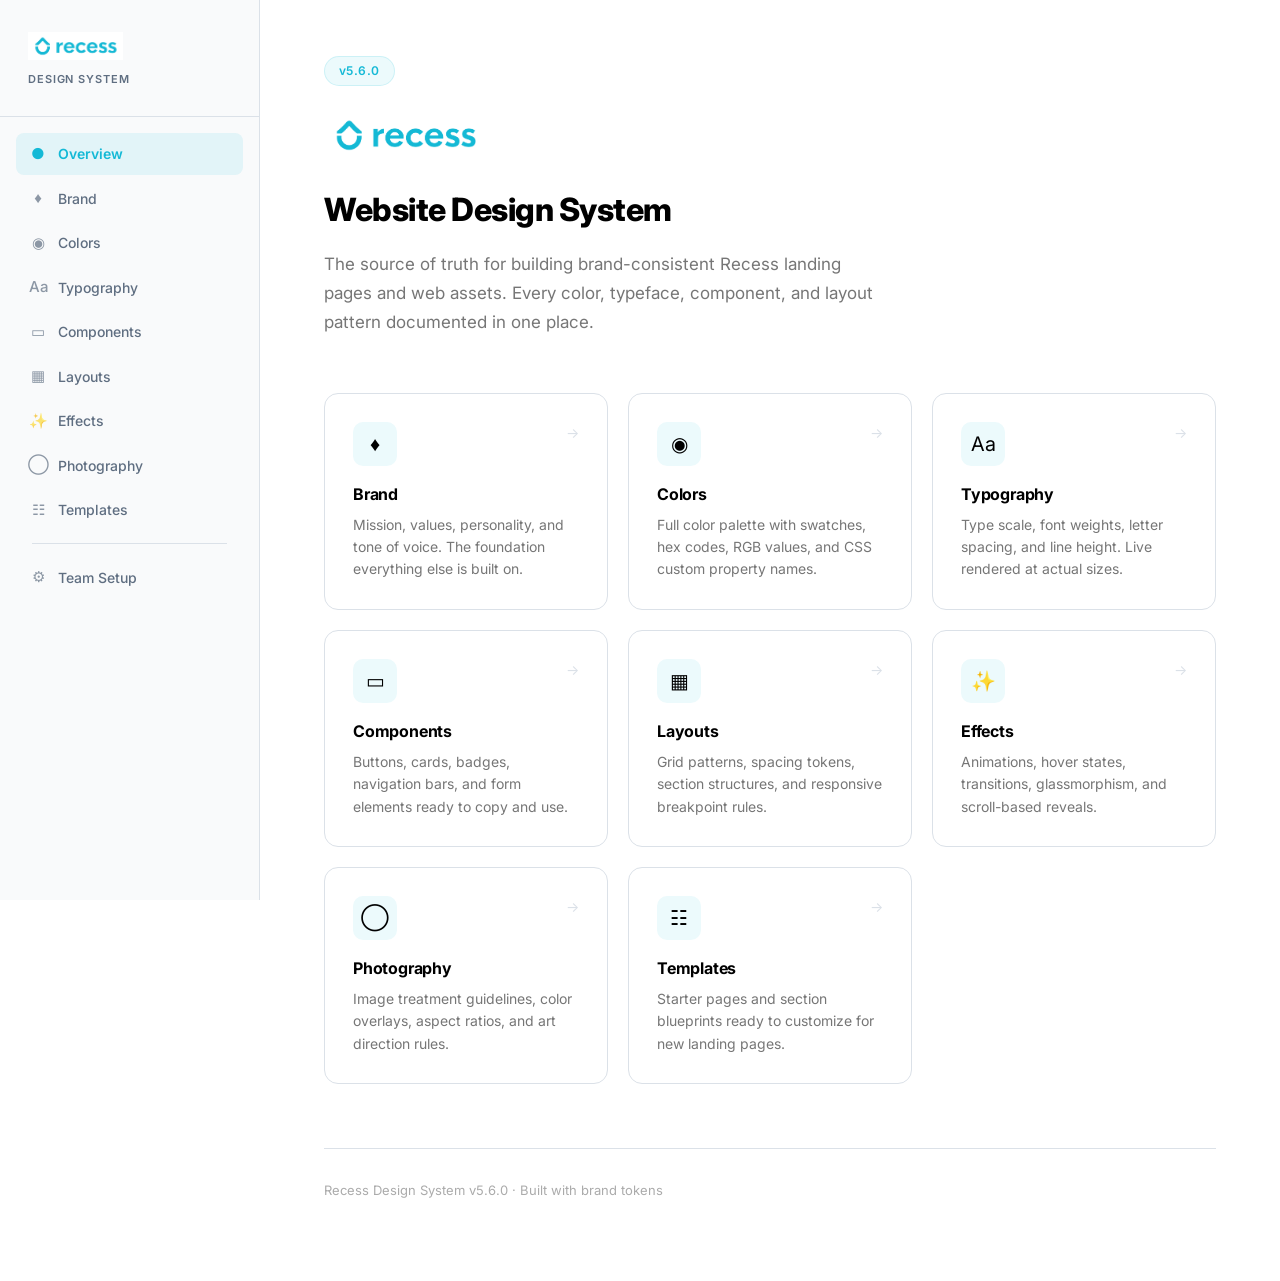
<file: index.html>
<!DOCTYPE html>
<html lang="en">
<head>
  <meta charset="UTF-8">
  <meta name="viewport" content="width=device-width, initial-scale=1.0">
  <title>Recess Design System</title>
  <link rel="stylesheet" href="brand/tokens.css">
  <style>
    /* ── Layout ──────────────────────────────────────────────────────── */
    body {
      margin: 0;
      background: #ffffff;
      color: var(--text-black);
      display: flex;
      min-height: 100vh;
    }

    /* ── Sidebar ─────────────────────────────────────────────────────── */
    .sidebar {
      width: 260px;
      min-height: 100vh;
      background: var(--color-grey-50);
      border-right: 1px solid var(--color-grey-200);
      padding: 32px 0;
      position: fixed;
      top: 0;
      left: 0;
      overflow-y: auto;
    }

    .sidebar-logo {
      padding: 0 28px 28px;
      border-bottom: 1px solid var(--color-grey-200);
      margin-bottom: 16px;
    }

    .sidebar-logo span {
      font-size: 22px;
      font-weight: 900;
      letter-spacing: -0.5px;
      color: var(--color-aqua);
    }

    .sidebar-logo small {
      display: block;
      font-size: 11px;
      font-weight: 600;
      letter-spacing: 0.08em;
      text-transform: uppercase;
      color: var(--color-grey-500);
      margin-top: 4px;
    }

    .sidebar nav {
      padding: 0 16px;
    }

    .sidebar nav a {
      display: flex;
      align-items: center;
      gap: 10px;
      padding: 10px 12px;
      border-radius: 8px;
      text-decoration: none;
      font-size: 14px;
      font-weight: 500;
      color: var(--color-grey-500);
      transition: all 0.15s ease;
      margin-bottom: 2px;
    }

    .sidebar nav a:hover {
      background: rgba(20, 185, 214, 0.06);
      color: var(--color-sea-green);
    }

    .sidebar nav a.active {
      background: rgba(20, 185, 214, 0.10);
      color: var(--color-aqua);
      font-weight: 600;
    }

    .sidebar nav a .nav-icon {
      width: 20px;
      text-align: center;
      font-size: 15px;
      opacity: 0.7;
    }

    .sidebar nav a.active .nav-icon {
      opacity: 1;
    }

    /* ── Main Content ────────────────────────────────────────────────── */
    .main {
      margin-left: 260px;
      flex: 1;
      padding: 56px 64px 80px;
      max-width: 1080px;
    }

    /* ── Hero ─────────────────────────────────────────────────────────── */
    .hero {
      margin-bottom: 56px;
    }

    .hero-wordmark {
      font-size: 48px;
      font-weight: 900;
      letter-spacing: -1.5px;
      color: var(--color-aqua);
      margin-bottom: 8px;
    }

    .hero h1 {
      font-size: 32px;
      font-weight: 800;
      letter-spacing: -0.5px;
      color: var(--text-black);
      margin-bottom: 16px;
    }

    .hero p {
      font-size: 17px;
      line-height: 1.7;
      color: var(--text-body);
      max-width: 560px;
    }

    /* ── Version Badge ────────────────────────────────────────────────── */
    .version-badge {
      display: inline-flex;
      align-items: center;
      padding: 5px 14px;
      font-size: 12px;
      font-weight: 600;
      letter-spacing: 0.04em;
      border-radius: 100px;
      background: rgba(20, 185, 214, 0.08);
      color: var(--color-aqua);
      border: 1px solid rgba(20, 185, 214, 0.15);
      margin-bottom: 20px;
    }

    /* ── Card Grid ────────────────────────────────────────────────────── */
    .card-grid {
      display: grid;
      grid-template-columns: repeat(auto-fill, minmax(280px, 1fr));
      gap: 20px;
    }

    .page-card {
      background: #ffffff;
      border: 1px solid var(--color-grey-200);
      border-radius: 14px;
      padding: 28px;
      text-decoration: none;
      color: inherit;
      transition: all 0.25s ease;
      position: relative;
      overflow: hidden;
    }

    .page-card::before {
      content: '';
      position: absolute;
      top: 0;
      left: 0;
      right: 0;
      height: 3px;
      background: var(--color-aqua);
      opacity: 0;
      transition: opacity 0.25s ease;
    }

    .page-card:hover {
      border-color: rgba(20, 185, 214, 0.3);
      box-shadow: 0 8px 32px rgba(20, 185, 214, 0.08);
      transform: translateY(-2px);
    }

    .page-card:hover::before {
      opacity: 1;
    }

    .page-card .card-icon {
      width: 44px;
      height: 44px;
      border-radius: 10px;
      background: rgba(20, 185, 214, 0.08);
      display: flex;
      align-items: center;
      justify-content: center;
      font-size: 20px;
      margin-bottom: 16px;
    }

    .page-card h3 {
      font-size: 16px;
      font-weight: 700;
      color: var(--text-black);
      margin-bottom: 8px;
      letter-spacing: -0.2px;
    }

    .page-card p {
      font-size: 14px;
      line-height: 1.6;
      color: var(--text-body);
      margin: 0;
    }

    .page-card .card-arrow {
      position: absolute;
      top: 28px;
      right: 28px;
      font-size: 14px;
      color: var(--color-grey-200);
      transition: all 0.25s ease;
    }

    .page-card:hover .card-arrow {
      color: var(--color-aqua);
      transform: translateX(2px);
    }

    /* ── Footer ───────────────────────────────────────────────────────── */
    .footer {
      margin-top: 64px;
      padding-top: 32px;
      border-top: 1px solid var(--color-grey-200);
      font-size: 13px;
      color: var(--text-placeholder);
    }

    /* ── Responsive ───────────────────────────────────────────────────── */
    @media (max-width: 900px) {
      .sidebar {
        display: none;
      }
      .main {
        margin-left: 0;
        padding: 32px 24px 60px;
      }
      .card-grid {
        grid-template-columns: 1fr;
      }
    }
  </style>
</head>
<body>
  <!-- Sidebar Navigation -->
  <aside class="sidebar">
    <div class="sidebar-logo">
      <img src="assets/logo-full-aqua.png" alt="Recess" style="height: 28px;">
      <small>Design System</small>
    </div>
    <nav>
      <a href="index.html" class="active">
        <span class="nav-icon">&#9679;</span> Overview
      </a>
      <a href="brand.html">
        <span class="nav-icon">&#9830;</span> Brand
      </a>
      <a href="colors.html">
        <span class="nav-icon">&#9673;</span> Colors
      </a>
      <a href="typography.html">
        <span class="nav-icon">Aa</span> Typography
      </a>
      <a href="components.html">
        <span class="nav-icon">&#9645;</span> Components
      </a>
      <a href="layouts.html">
        <span class="nav-icon">&#9638;</span> Layouts
      </a>
      <a href="effects.html">
        <span class="nav-icon">&#10024;</span> Effects
      </a>
      <a href="photography.html">
        <span class="nav-icon">&#9711;</span> Photography
      </a>
      <a href="templates.html">
        <span class="nav-icon">&#9783;</span> Templates
      </a>
      <div style="height:1px;background:var(--color-grey-200);margin:12px 16px;"></div>
      <a href="setup.html">
        <span class="nav-icon">&#9881;</span> Team Setup
      </a>
    </nav>
  </aside>

  <!-- Main Content -->
  <main class="main">
    <section class="hero">
      <div class="version-badge">v5.6.0</div>
      <div class="hero-wordmark"><img src="assets/logo-full-aqua.png" alt="Recess" style="height: 48px;"></div>
      <h1>Website Design System</h1>
      <p>The source of truth for building brand-consistent Recess landing pages and web assets. Every color, typeface, component, and layout pattern documented in one place.</p>
    </section>

    <div class="card-grid">
      <a href="brand.html" class="page-card">
        <div class="card-icon">&#9830;</div>
        <span class="card-arrow">&rarr;</span>
        <h3>Brand</h3>
        <p>Mission, values, personality, and tone of voice. The foundation everything else is built on.</p>
      </a>

      <a href="colors.html" class="page-card">
        <div class="card-icon">&#9673;</div>
        <span class="card-arrow">&rarr;</span>
        <h3>Colors</h3>
        <p>Full color palette with swatches, hex codes, RGB values, and CSS custom property names.</p>
      </a>

      <a href="typography.html" class="page-card">
        <div class="card-icon">Aa</div>
        <span class="card-arrow">&rarr;</span>
        <h3>Typography</h3>
        <p>Type scale, font weights, letter spacing, and line height. Live rendered at actual sizes.</p>
      </a>

      <a href="components.html" class="page-card">
        <div class="card-icon">&#9645;</div>
        <span class="card-arrow">&rarr;</span>
        <h3>Components</h3>
        <p>Buttons, cards, badges, navigation bars, and form elements ready to copy and use.</p>
      </a>

      <a href="layouts.html" class="page-card">
        <div class="card-icon">&#9638;</div>
        <span class="card-arrow">&rarr;</span>
        <h3>Layouts</h3>
        <p>Grid patterns, spacing tokens, section structures, and responsive breakpoint rules.</p>
      </a>

      <a href="effects.html" class="page-card">
        <div class="card-icon">&#10024;</div>
        <span class="card-arrow">&rarr;</span>
        <h3>Effects</h3>
        <p>Animations, hover states, transitions, glassmorphism, and scroll-based reveals.</p>
      </a>

      <a href="photography.html" class="page-card">
        <div class="card-icon">&#9711;</div>
        <span class="card-arrow">&rarr;</span>
        <h3>Photography</h3>
        <p>Image treatment guidelines, color overlays, aspect ratios, and art direction rules.</p>
      </a>

      <a href="templates.html" class="page-card">
        <div class="card-icon">&#9783;</div>
        <span class="card-arrow">&rarr;</span>
        <h3>Templates</h3>
        <p>Starter pages and section blueprints ready to customize for new landing pages.</p>
      </a>
    </div>

    <div class="footer">
      Recess Design System v5.6.0 &middot; Built with brand tokens
    </div>
  </main>
</body>
</html>
</file>
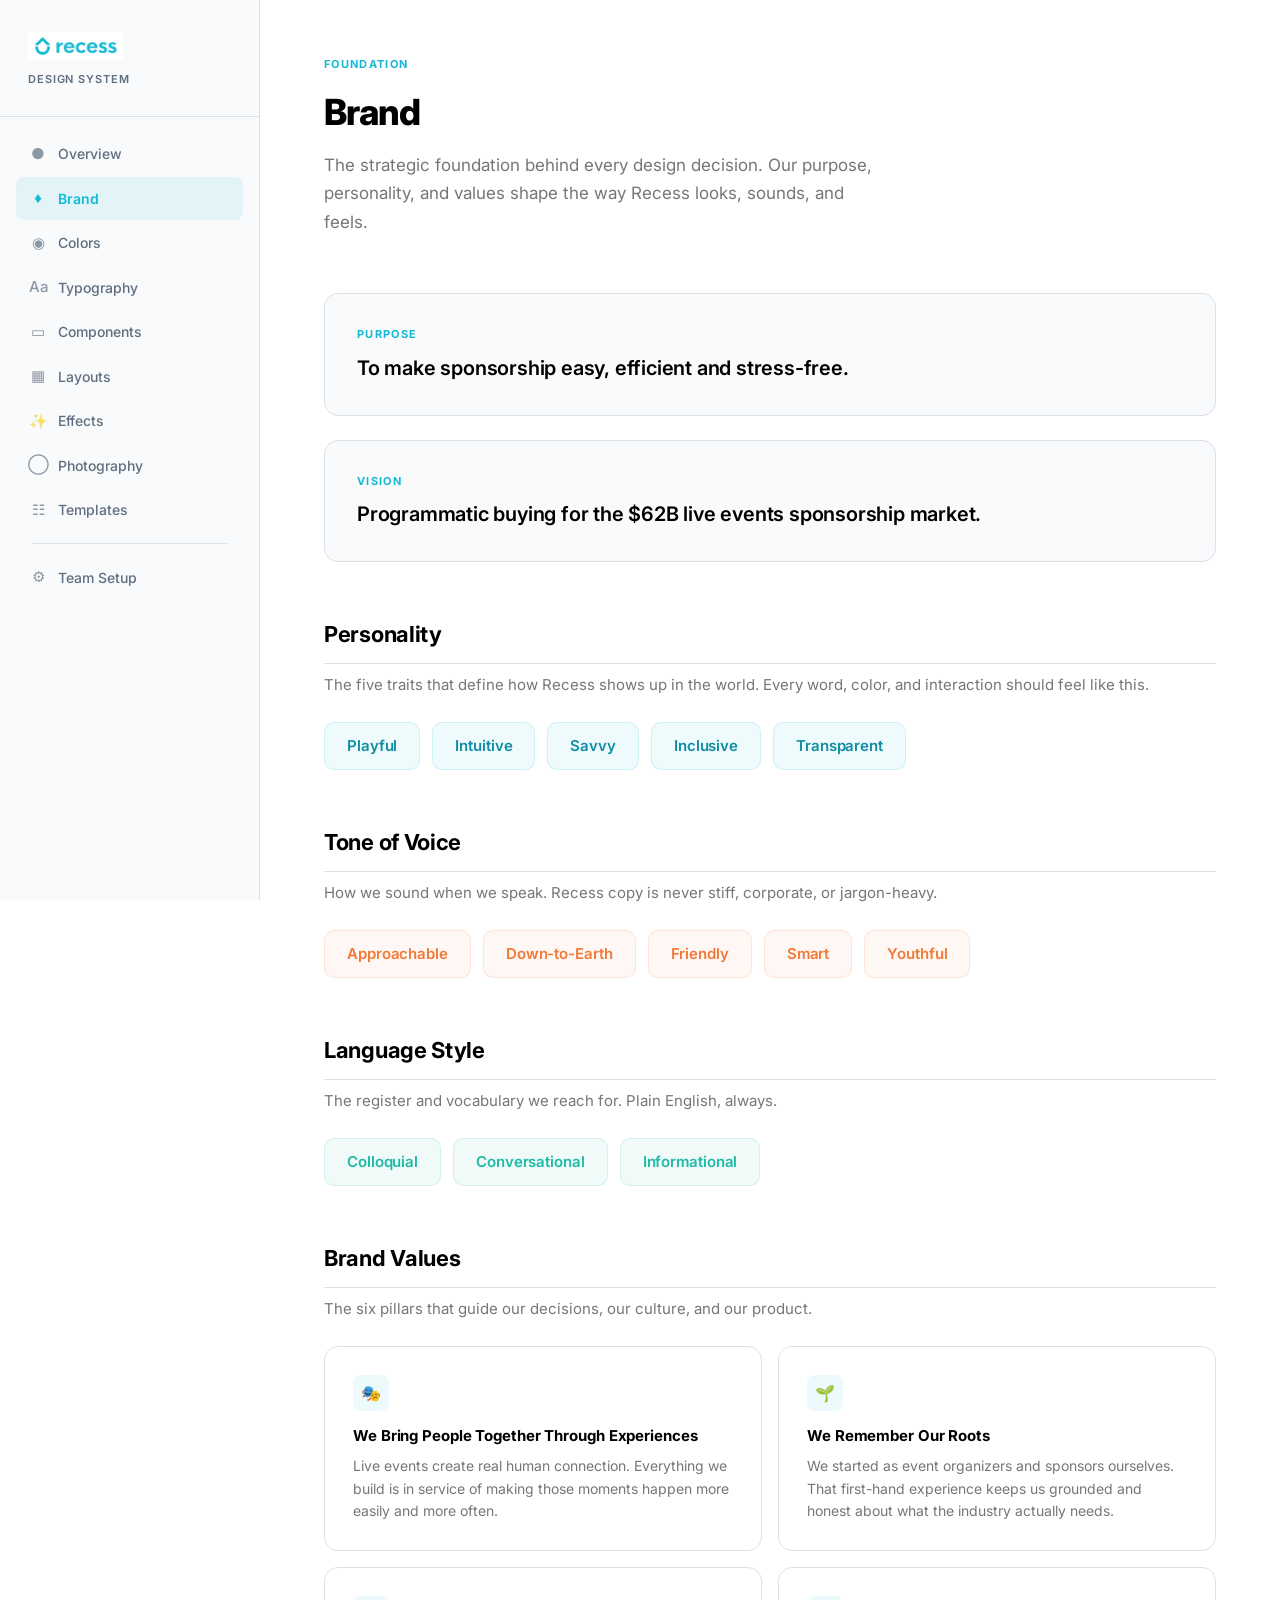
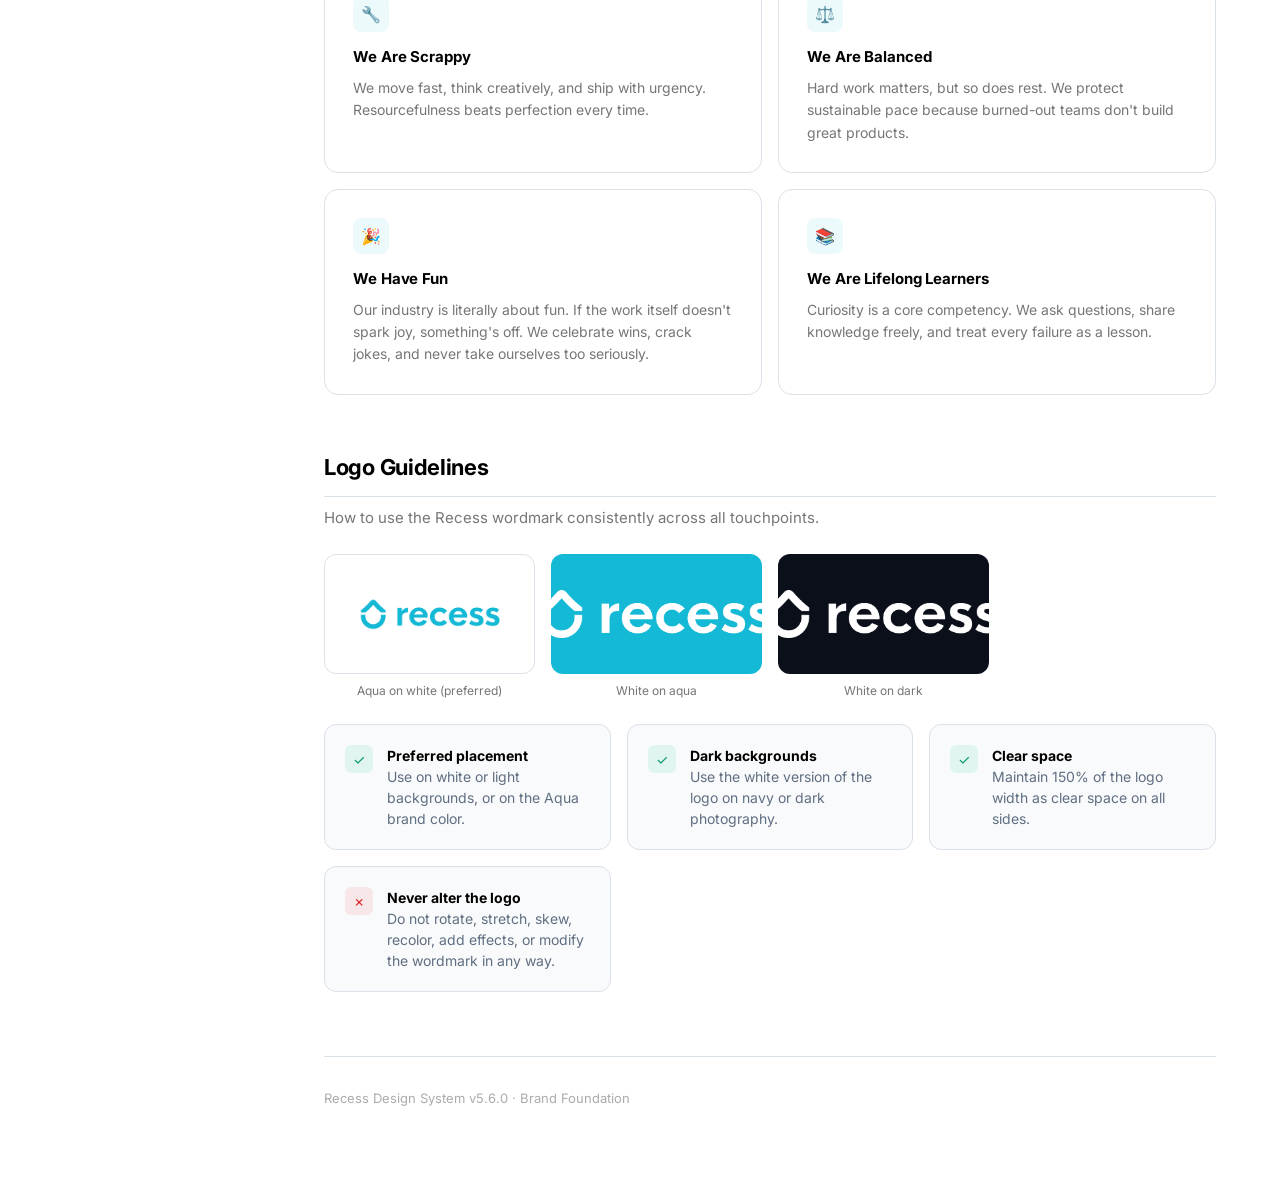
<file: brand.html>
<!DOCTYPE html>
<html lang="en">
<head>
  <meta charset="UTF-8">
  <meta name="viewport" content="width=device-width, initial-scale=1.0">
  <title>Brand Foundation - Recess Design System</title>
  <link rel="stylesheet" href="brand/tokens.css">
  <style>
    /* ── Layout ──────────────────────────────────────────────────────── */
    body {
      margin: 0;
      background: #ffffff;
      color: var(--text-black);
      display: flex;
      min-height: 100vh;
    }

    /* ── Sidebar ─────────────────────────────────────────────────────── */
    .sidebar {
      width: 260px;
      min-height: 100vh;
      background: var(--color-grey-50);
      border-right: 1px solid var(--color-grey-200);
      padding: 32px 0;
      position: fixed;
      top: 0;
      left: 0;
      overflow-y: auto;
    }

    .sidebar-logo {
      padding: 0 28px 28px;
      border-bottom: 1px solid var(--color-grey-200);
      margin-bottom: 16px;
    }

    .sidebar-logo span {
      font-size: 22px;
      font-weight: 900;
      letter-spacing: -0.5px;
      color: var(--color-aqua);
    }

    .sidebar-logo small {
      display: block;
      font-size: 11px;
      font-weight: 600;
      letter-spacing: 0.08em;
      text-transform: uppercase;
      color: var(--color-grey-500);
      margin-top: 4px;
    }

    .sidebar nav {
      padding: 0 16px;
    }

    .sidebar nav a {
      display: flex;
      align-items: center;
      gap: 10px;
      padding: 10px 12px;
      border-radius: 8px;
      text-decoration: none;
      font-size: 14px;
      font-weight: 500;
      color: var(--color-grey-500);
      transition: all 0.15s ease;
      margin-bottom: 2px;
    }

    .sidebar nav a:hover {
      background: rgba(20, 185, 214, 0.06);
      color: var(--color-sea-green);
    }

    .sidebar nav a.active {
      background: rgba(20, 185, 214, 0.10);
      color: var(--color-aqua);
      font-weight: 600;
    }

    .sidebar nav a .nav-icon {
      width: 20px;
      text-align: center;
      font-size: 15px;
      opacity: 0.7;
    }

    .sidebar nav a.active .nav-icon {
      opacity: 1;
    }

    /* ── Main Content ────────────────────────────────────────────────── */
    .main {
      margin-left: 260px;
      flex: 1;
      padding: 56px 64px 80px;
      max-width: 1080px;
    }

    /* ── Page Header ─────────────────────────────────────────────────── */
    .page-header {
      margin-bottom: 56px;
    }

    .page-header .label {
      font-size: 11px;
      font-weight: 700;
      letter-spacing: 0.12em;
      text-transform: uppercase;
      color: var(--color-aqua);
      margin-bottom: 12px;
    }

    .page-header h1 {
      font-size: 36px;
      font-weight: 800;
      letter-spacing: -1px;
      color: var(--text-black);
      margin-bottom: 12px;
    }

    .page-header p {
      font-size: 17px;
      line-height: 1.7;
      color: var(--text-body);
      max-width: 560px;
    }

    /* ── Section ──────────────────────────────────────────────────────── */
    .section {
      margin-bottom: 56px;
    }

    .section-title {
      font-size: 22px;
      font-weight: 700;
      letter-spacing: -0.3px;
      color: var(--text-black);
      margin-bottom: 8px;
      padding-bottom: 12px;
      border-bottom: 1px solid var(--color-grey-200);
    }

    .section-desc {
      font-size: 15px;
      line-height: 1.7;
      color: var(--text-body);
      margin-bottom: 24px;
    }

    /* ── Statement Block ─────────────────────────────────────────────── */
    .statement-block {
      background: var(--color-grey-50);
      border: 1px solid var(--color-grey-200);
      border-radius: 14px;
      padding: 32px;
      margin-bottom: 24px;
    }

    .statement-block .label {
      font-size: 11px;
      font-weight: 700;
      letter-spacing: 0.12em;
      text-transform: uppercase;
      color: var(--color-aqua);
      margin-bottom: 10px;
    }

    .statement-block p {
      font-size: 20px;
      font-weight: 600;
      line-height: 1.5;
      color: var(--text-black);
      letter-spacing: -0.2px;
    }

    /* ── Personality & Tone Cards ─────────────────────────────────────── */
    .trait-grid {
      display: flex;
      flex-wrap: wrap;
      gap: 12px;
      margin-bottom: 24px;
    }

    .trait-chip {
      background: rgba(20, 185, 214, 0.07);
      border: 1px solid rgba(20, 185, 214, 0.15);
      border-radius: 10px;
      padding: 12px 22px;
      font-size: 15px;
      font-weight: 600;
      color: var(--color-sea-green);
      letter-spacing: -0.1px;
    }

    .tone-chip {
      background: rgba(242, 121, 53, 0.06);
      border: 1px solid rgba(242, 121, 53, 0.15);
      border-radius: 10px;
      padding: 12px 22px;
      font-size: 15px;
      font-weight: 600;
      color: var(--color-burnt-orange);
      letter-spacing: -0.1px;
    }

    .language-chip {
      background: rgba(31, 187, 166, 0.07);
      border: 1px solid rgba(31, 187, 166, 0.15);
      border-radius: 10px;
      padding: 12px 22px;
      font-size: 15px;
      font-weight: 600;
      color: var(--color-forest);
      letter-spacing: -0.1px;
    }

    /* ── Values Cards ────────────────────────────────────────────────── */
    .values-grid {
      display: grid;
      grid-template-columns: repeat(auto-fill, minmax(300px, 1fr));
      gap: 16px;
    }

    .value-card {
      background: #ffffff;
      border: 1px solid var(--color-grey-200);
      border-radius: 14px;
      padding: 28px;
      transition: all 0.25s ease;
    }

    .value-card:hover {
      border-color: rgba(20, 185, 214, 0.25);
      box-shadow: 0 4px 20px rgba(20, 185, 214, 0.06);
      transform: translateY(-1px);
    }

    .value-card h4 {
      font-size: 15px;
      font-weight: 700;
      color: var(--text-black);
      margin-bottom: 8px;
      letter-spacing: -0.1px;
    }

    .value-card p {
      font-size: 14px;
      line-height: 1.6;
      color: var(--text-body);
      margin: 0;
    }

    .value-card .value-icon {
      width: 36px;
      height: 36px;
      border-radius: 8px;
      background: rgba(20, 185, 214, 0.08);
      display: flex;
      align-items: center;
      justify-content: center;
      font-size: 16px;
      margin-bottom: 14px;
    }

    /* ── Logo Guidelines ─────────────────────────────────────────────── */
    .logo-rules {
      display: grid;
      grid-template-columns: repeat(auto-fill, minmax(260px, 1fr));
      gap: 16px;
    }

    .logo-rule {
      display: flex;
      align-items: flex-start;
      gap: 14px;
      background: var(--color-grey-50);
      border: 1px solid var(--color-grey-200);
      border-radius: 12px;
      padding: 20px;
    }

    .logo-rule .rule-icon {
      width: 28px;
      height: 28px;
      border-radius: 6px;
      display: flex;
      align-items: center;
      justify-content: center;
      font-size: 14px;
      flex-shrink: 0;
    }

    .logo-rule .rule-icon.do {
      background: rgba(52, 211, 153, 0.12);
      color: #059669;
    }

    .logo-rule .rule-icon.dont {
      background: rgba(239, 68, 68, 0.10);
      color: #dc2626;
    }

    .logo-rule p {
      font-size: 14px;
      line-height: 1.5;
      color: var(--color-grey-500);
      margin: 0;
    }

    .logo-rule p strong {
      color: var(--text-black);
    }

    /* ── Logo Preview ─────────────────────────────────────────────────── */
    .logo-previews {
      display: grid;
      grid-template-columns: repeat(auto-fill, minmax(200px, 1fr));
      gap: 16px;
      margin-bottom: 24px;
    }

    .logo-preview-box {
      height: 120px;
      border-radius: 12px;
      display: flex;
      align-items: center;
      justify-content: center;
      font-size: 28px;
      font-weight: 900;
      letter-spacing: -0.5px;
    }

    .logo-preview-box.on-light {
      background: #ffffff;
      border: 1px solid var(--color-grey-200);
      color: var(--color-aqua);
    }

    .logo-preview-box.on-aqua {
      background: var(--color-aqua);
      color: #ffffff;
    }

    .logo-preview-box.on-dark {
      background: var(--color-navy);
      color: #ffffff;
    }

    .logo-preview-label {
      font-size: 12px;
      color: var(--text-body);
      text-align: center;
      margin-top: 8px;
    }

    /* ── Footer ───────────────────────────────────────────────────────── */
    .footer {
      margin-top: 64px;
      padding-top: 32px;
      border-top: 1px solid var(--color-grey-200);
      font-size: 13px;
      color: var(--text-placeholder);
    }

    /* ── Responsive ───────────────────────────────────────────────────── */
    @media (max-width: 900px) {
      .sidebar { display: none; }
      .main {
        margin-left: 0;
        padding: 32px 24px 60px;
      }
      .values-grid { grid-template-columns: 1fr; }
      .logo-rules { grid-template-columns: 1fr; }
      .logo-previews { grid-template-columns: 1fr; }
    }
  </style>
</head>
<body>
  <!-- Sidebar Navigation -->
  <aside class="sidebar">
    <div class="sidebar-logo">
      <img src="assets/logo-full-aqua.png" alt="Recess" style="height: 28px;">
      <small>Design System</small>
    </div>
    <nav>
      <a href="index.html">
        <span class="nav-icon">&#9679;</span> Overview
      </a>
      <a href="brand.html" class="active">
        <span class="nav-icon">&#9830;</span> Brand
      </a>
      <a href="colors.html">
        <span class="nav-icon">&#9673;</span> Colors
      </a>
      <a href="typography.html">
        <span class="nav-icon">Aa</span> Typography
      </a>
      <a href="components.html">
        <span class="nav-icon">&#9645;</span> Components
      </a>
      <a href="layouts.html">
        <span class="nav-icon">&#9638;</span> Layouts
      </a>
      <a href="effects.html">
        <span class="nav-icon">&#10024;</span> Effects
      </a>
      <a href="photography.html">
        <span class="nav-icon">&#9711;</span> Photography
      </a>
      <a href="templates.html">
        <span class="nav-icon">&#9783;</span> Templates
      </a>
      <div style="height:1px;background:var(--color-grey-200);margin:12px 16px;"></div>
      <a href="setup.html">
        <span class="nav-icon">&#9881;</span> Team Setup
      </a>
    </nav>
  </aside>

  <!-- Main Content -->
  <main class="main">
    <div class="page-header">
      <div class="label">Foundation</div>
      <h1>Brand</h1>
      <p>The strategic foundation behind every design decision. Our purpose, personality, and values shape the way Recess looks, sounds, and feels.</p>
    </div>

    <!-- Purpose -->
    <section class="section">
      <div class="statement-block">
        <div class="label">Purpose</div>
        <p>To make sponsorship easy, efficient and stress-free.</p>
      </div>
      <div class="statement-block">
        <div class="label">Vision</div>
        <p>Programmatic buying for the $62B live events sponsorship market.</p>
      </div>
    </section>

    <!-- Personality -->
    <section class="section">
      <h2 class="section-title">Personality</h2>
      <p class="section-desc">The five traits that define how Recess shows up in the world. Every word, color, and interaction should feel like this.</p>
      <div class="trait-grid">
        <div class="trait-chip">Playful</div>
        <div class="trait-chip">Intuitive</div>
        <div class="trait-chip">Savvy</div>
        <div class="trait-chip">Inclusive</div>
        <div class="trait-chip">Transparent</div>
      </div>
    </section>

    <!-- Tone -->
    <section class="section">
      <h2 class="section-title">Tone of Voice</h2>
      <p class="section-desc">How we sound when we speak. Recess copy is never stiff, corporate, or jargon-heavy.</p>
      <div class="trait-grid">
        <div class="tone-chip">Approachable</div>
        <div class="tone-chip">Down-to-Earth</div>
        <div class="tone-chip">Friendly</div>
        <div class="tone-chip">Smart</div>
        <div class="tone-chip">Youthful</div>
      </div>
    </section>

    <!-- Language -->
    <section class="section">
      <h2 class="section-title">Language Style</h2>
      <p class="section-desc">The register and vocabulary we reach for. Plain English, always.</p>
      <div class="trait-grid">
        <div class="language-chip">Colloquial</div>
        <div class="language-chip">Conversational</div>
        <div class="language-chip">Informational</div>
      </div>
    </section>

    <!-- Brand Values -->
    <section class="section">
      <h2 class="section-title">Brand Values</h2>
      <p class="section-desc">The six pillars that guide our decisions, our culture, and our product.</p>
      <div class="values-grid">
        <div class="value-card">
          <div class="value-icon">&#127917;</div>
          <h4>We Bring People Together Through Experiences</h4>
          <p>Live events create real human connection. Everything we build is in service of making those moments happen more easily and more often.</p>
        </div>
        <div class="value-card">
          <div class="value-icon">&#127793;</div>
          <h4>We Remember Our Roots</h4>
          <p>We started as event organizers and sponsors ourselves. That first-hand experience keeps us grounded and honest about what the industry actually needs.</p>
        </div>
        <div class="value-card">
          <div class="value-icon">&#128295;</div>
          <h4>We Are Scrappy</h4>
          <p>We move fast, think creatively, and ship with urgency. Resourcefulness beats perfection every time.</p>
        </div>
        <div class="value-card">
          <div class="value-icon">&#9878;&#65039;</div>
          <h4>We Are Balanced</h4>
          <p>Hard work matters, but so does rest. We protect sustainable pace because burned-out teams don't build great products.</p>
        </div>
        <div class="value-card">
          <div class="value-icon">&#127881;</div>
          <h4>We Have Fun</h4>
          <p>Our industry is literally about fun. If the work itself doesn't spark joy, something's off. We celebrate wins, crack jokes, and never take ourselves too seriously.</p>
        </div>
        <div class="value-card">
          <div class="value-icon">&#128218;</div>
          <h4>We Are Lifelong Learners</h4>
          <p>Curiosity is a core competency. We ask questions, share knowledge freely, and treat every failure as a lesson.</p>
        </div>
      </div>
    </section>

    <!-- Logo Guidelines -->
    <section class="section">
      <h2 class="section-title">Logo Guidelines</h2>
      <p class="section-desc">How to use the Recess wordmark consistently across all touchpoints.</p>

      <div class="logo-previews">
        <div>
          <div class="logo-preview-box on-light"><img src="assets/logo-full-aqua.png" alt="Recess" style="height: 48px;"></div>
          <p class="logo-preview-label">Aqua on white (preferred)</p>
        </div>
        <div>
          <div class="logo-preview-box on-aqua"><img src="assets/logo-full-white.png" alt="Recess" style="height: 48px;"></div>
          <p class="logo-preview-label">White on aqua</p>
        </div>
        <div>
          <div class="logo-preview-box on-dark"><img src="assets/logo-full-white.png" alt="Recess" style="height: 48px;"></div>
          <p class="logo-preview-label">White on dark</p>
        </div>
      </div>

      <div class="logo-rules">
        <div class="logo-rule">
          <div class="rule-icon do">&#10003;</div>
          <p><strong>Preferred placement</strong><br>Use on white or light backgrounds, or on the Aqua brand color.</p>
        </div>
        <div class="logo-rule">
          <div class="rule-icon do">&#10003;</div>
          <p><strong>Dark backgrounds</strong><br>Use the white version of the logo on navy or dark photography.</p>
        </div>
        <div class="logo-rule">
          <div class="rule-icon do">&#10003;</div>
          <p><strong>Clear space</strong><br>Maintain 150% of the logo width as clear space on all sides.</p>
        </div>
        <div class="logo-rule">
          <div class="rule-icon dont">&#10007;</div>
          <p><strong>Never alter the logo</strong><br>Do not rotate, stretch, skew, recolor, add effects, or modify the wordmark in any way.</p>
        </div>
      </div>
    </section>

    <div class="footer">
      Recess Design System v5.6.0 &middot; Brand Foundation
    </div>
  </main>
</body>
</html>
</file>
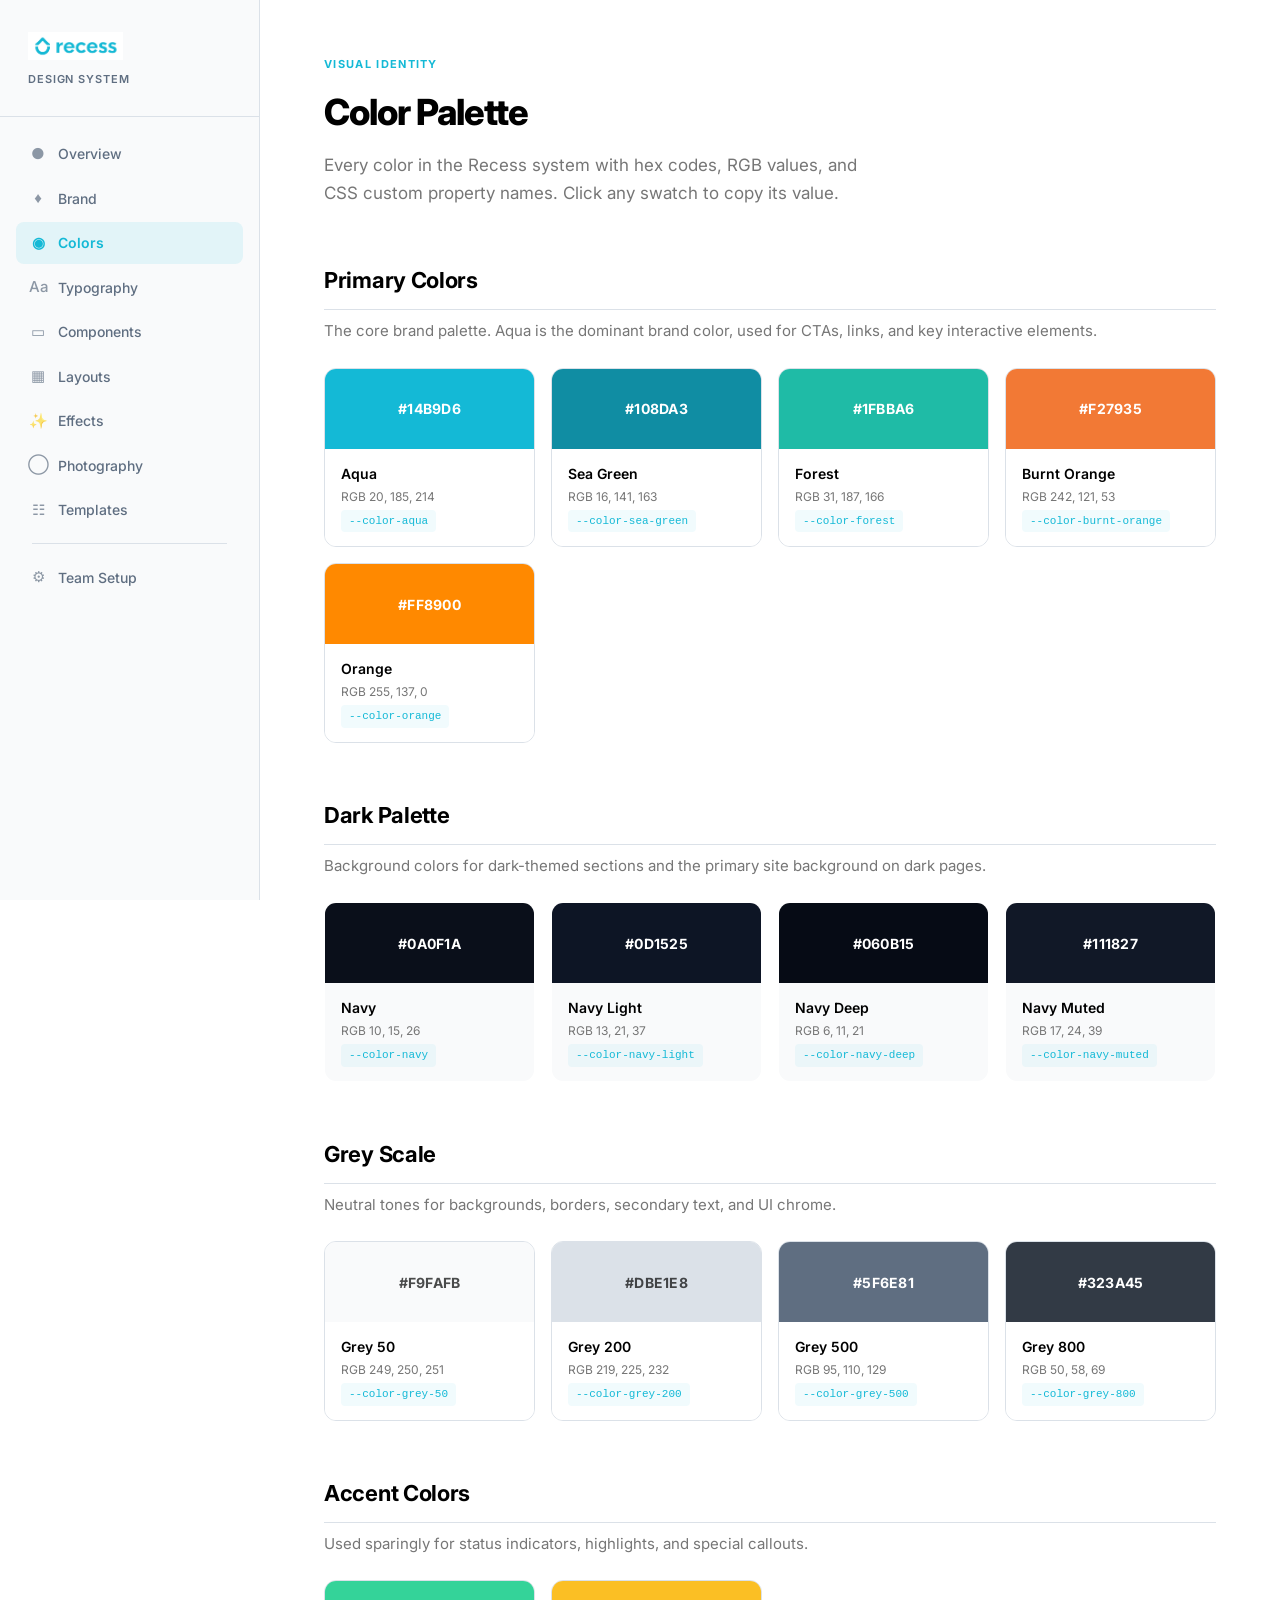
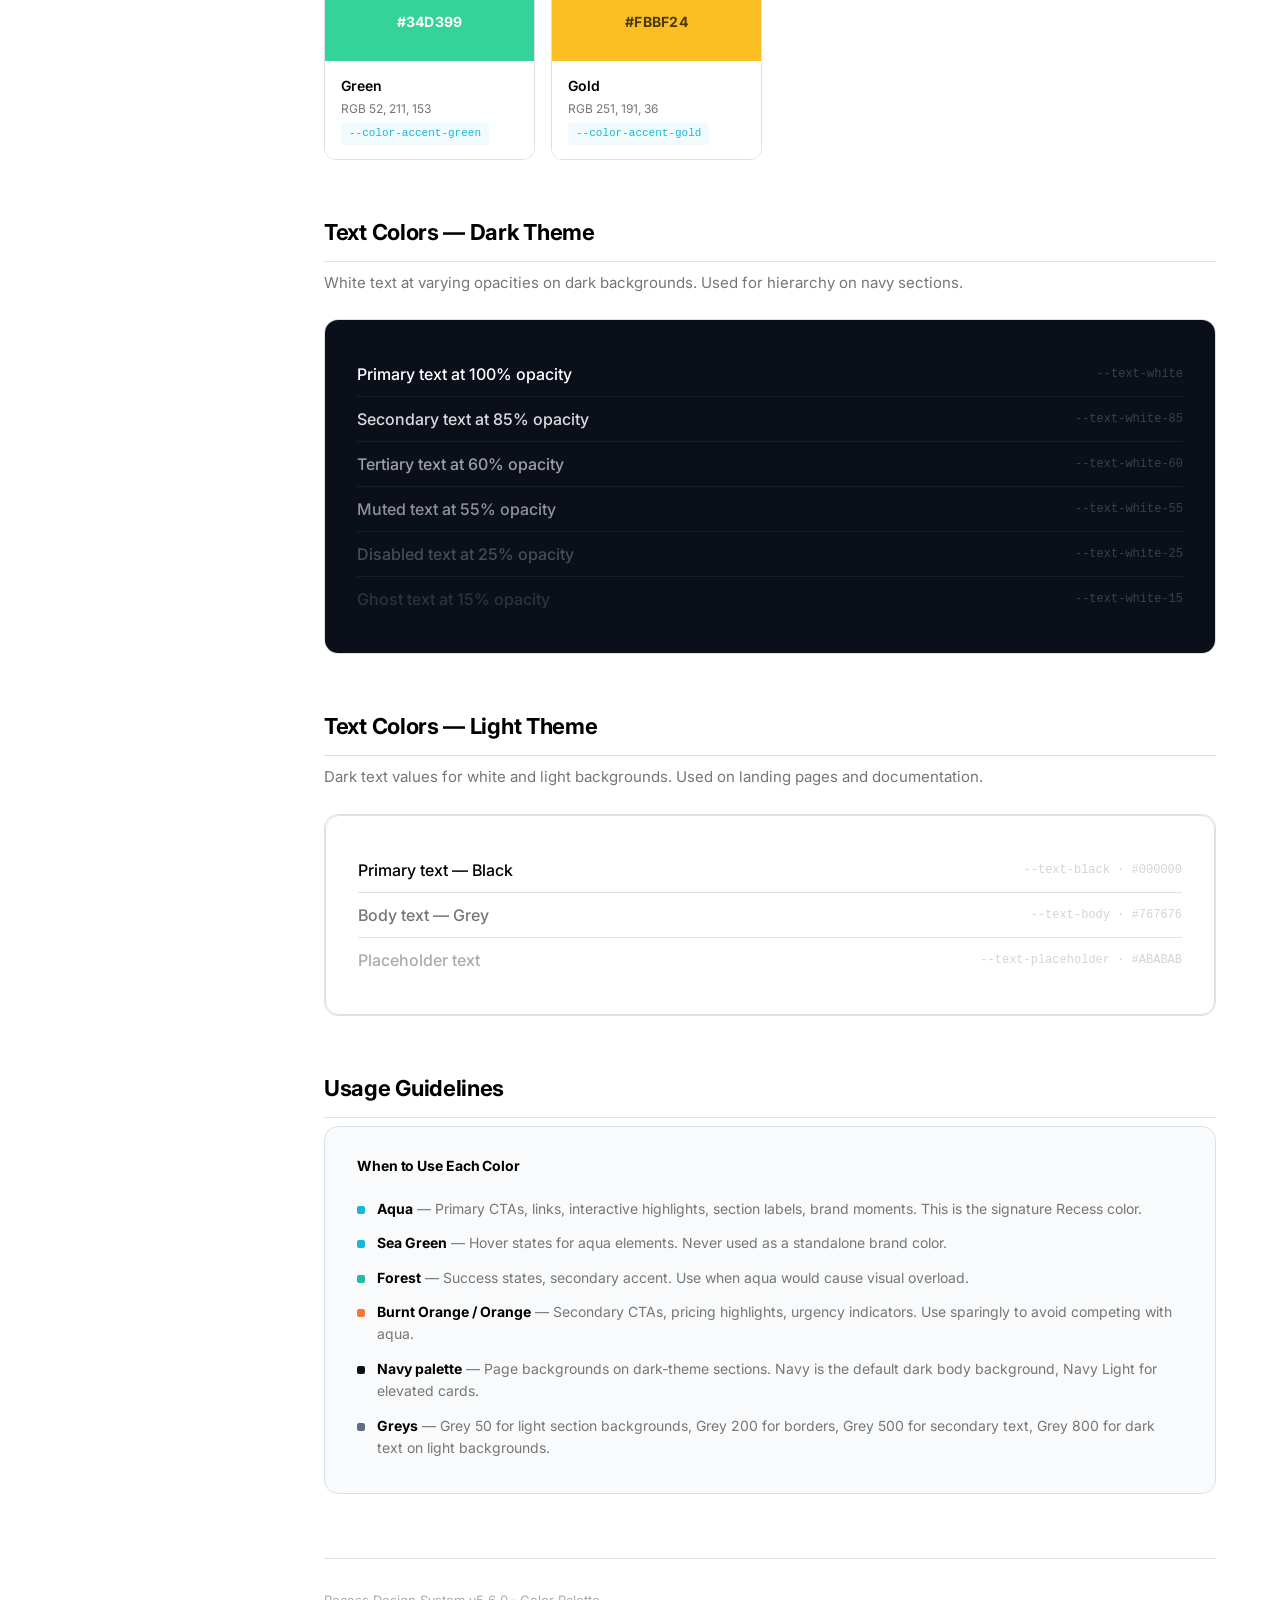
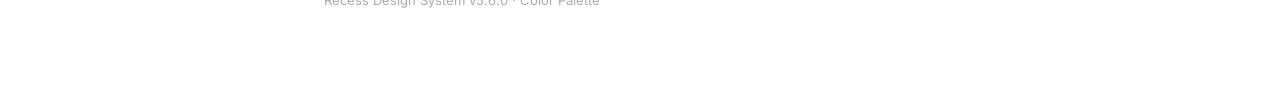
<file: colors.html>
<!DOCTYPE html>
<html lang="en">
<head>
  <meta charset="UTF-8">
  <meta name="viewport" content="width=device-width, initial-scale=1.0">
  <title>Colors - Recess Design System</title>
  <link rel="stylesheet" href="brand/tokens.css">
  <style>
    /* ── Layout ──────────────────────────────────────────────────────── */
    body {
      margin: 0;
      background: #ffffff;
      color: var(--text-black);
      display: flex;
      min-height: 100vh;
    }

    /* ── Sidebar ─────────────────────────────────────────────────────── */
    .sidebar {
      width: 260px;
      min-height: 100vh;
      background: var(--color-grey-50);
      border-right: 1px solid var(--color-grey-200);
      padding: 32px 0;
      position: fixed;
      top: 0;
      left: 0;
      overflow-y: auto;
    }

    .sidebar-logo {
      padding: 0 28px 28px;
      border-bottom: 1px solid var(--color-grey-200);
      margin-bottom: 16px;
    }

    .sidebar-logo span {
      font-size: 22px;
      font-weight: 900;
      letter-spacing: -0.5px;
      color: var(--color-aqua);
    }

    .sidebar-logo small {
      display: block;
      font-size: 11px;
      font-weight: 600;
      letter-spacing: 0.08em;
      text-transform: uppercase;
      color: var(--color-grey-500);
      margin-top: 4px;
    }

    .sidebar nav {
      padding: 0 16px;
    }

    .sidebar nav a {
      display: flex;
      align-items: center;
      gap: 10px;
      padding: 10px 12px;
      border-radius: 8px;
      text-decoration: none;
      font-size: 14px;
      font-weight: 500;
      color: var(--color-grey-500);
      transition: all 0.15s ease;
      margin-bottom: 2px;
    }

    .sidebar nav a:hover {
      background: rgba(20, 185, 214, 0.06);
      color: var(--color-sea-green);
    }

    .sidebar nav a.active {
      background: rgba(20, 185, 214, 0.10);
      color: var(--color-aqua);
      font-weight: 600;
    }

    .sidebar nav a .nav-icon {
      width: 20px;
      text-align: center;
      font-size: 15px;
      opacity: 0.7;
    }

    .sidebar nav a.active .nav-icon {
      opacity: 1;
    }

    /* ── Main Content ────────────────────────────────────────────────── */
    .main {
      margin-left: 260px;
      flex: 1;
      padding: 56px 64px 80px;
      max-width: 1080px;
    }

    /* ── Page Header ─────────────────────────────────────────────────── */
    .page-header {
      margin-bottom: 56px;
    }

    .page-header .label {
      font-size: 11px;
      font-weight: 700;
      letter-spacing: 0.12em;
      text-transform: uppercase;
      color: var(--color-aqua);
      margin-bottom: 12px;
    }

    .page-header h1 {
      font-size: 36px;
      font-weight: 800;
      letter-spacing: -1px;
      color: var(--text-black);
      margin-bottom: 12px;
    }

    .page-header p {
      font-size: 17px;
      line-height: 1.7;
      color: var(--text-body);
      max-width: 560px;
    }

    /* ── Section ──────────────────────────────────────────────────────── */
    .section {
      margin-bottom: 56px;
    }

    .section-title {
      font-size: 22px;
      font-weight: 700;
      letter-spacing: -0.3px;
      color: var(--text-black);
      margin-bottom: 8px;
      padding-bottom: 12px;
      border-bottom: 1px solid var(--color-grey-200);
    }

    .section-desc {
      font-size: 15px;
      line-height: 1.7;
      color: var(--text-body);
      margin-bottom: 24px;
    }

    /* ── Swatch Grid ─────────────────────────────────────────────────── */
    .swatch-grid {
      display: grid;
      grid-template-columns: repeat(auto-fill, minmax(180px, 1fr));
      gap: 16px;
    }

    .swatch {
      border-radius: 12px;
      overflow: hidden;
      border: 1px solid var(--color-grey-200);
      transition: all 0.2s ease;
      cursor: default;
    }

    .swatch:hover {
      box-shadow: 0 4px 16px rgba(0, 0, 0, 0.08);
      transform: translateY(-1px);
    }

    .swatch-color {
      height: 80px;
      display: flex;
      align-items: center;
      justify-content: center;
      font-size: 14px;
      font-weight: 700;
      letter-spacing: 0.02em;
    }

    .swatch-color.light-text {
      color: #ffffff;
    }

    .swatch-color.dark-text {
      color: rgba(0, 0, 0, 0.7);
    }

    .swatch-info {
      padding: 14px 16px;
      background: #ffffff;
    }

    .swatch-name {
      font-size: 14px;
      font-weight: 600;
      color: var(--text-black);
      margin-bottom: 4px;
    }

    .swatch-meta {
      font-size: 12px;
      color: var(--text-body);
      line-height: 1.5;
    }

    .swatch-var {
      font-size: 11px;
      font-family: 'SF Mono', 'Fira Code', 'Consolas', monospace;
      color: var(--color-aqua);
      margin-top: 4px;
      background: rgba(20, 185, 214, 0.06);
      padding: 3px 8px;
      border-radius: 4px;
      display: inline-block;
    }

    /* ── Dark Swatch Grid ────────────────────────────────────────────── */
    .swatch-grid-dark .swatch {
      border-color: rgba(255, 255, 255, 0.06);
    }

    .swatch-grid-dark .swatch-info {
      background: var(--color-grey-50);
    }

    /* ── Text Preview ────────────────────────────────────────────────── */
    .text-preview {
      border-radius: 14px;
      overflow: hidden;
      border: 1px solid var(--color-grey-200);
      margin-bottom: 24px;
    }

    .text-preview-dark {
      background: var(--color-navy);
      padding: 32px;
    }

    .text-preview-light {
      background: #ffffff;
      padding: 32px;
    }

    .text-sample {
      display: flex;
      align-items: center;
      justify-content: space-between;
      padding: 10px 0;
      border-bottom: 1px solid rgba(255, 255, 255, 0.06);
    }

    .text-sample:last-child {
      border-bottom: none;
    }

    .text-sample-text {
      font-size: 16px;
      font-weight: 500;
    }

    .text-sample-meta {
      font-size: 12px;
      font-family: 'SF Mono', 'Fira Code', 'Consolas', monospace;
      opacity: 0.5;
    }

    .text-preview-light .text-sample {
      border-bottom-color: var(--color-grey-200);
    }

    /* ── Usage Notes ──────────────────────────────────────────────────── */
    .usage-notes {
      background: var(--color-grey-50);
      border: 1px solid var(--color-grey-200);
      border-radius: 14px;
      padding: 28px 32px;
    }

    .usage-notes h4 {
      font-size: 14px;
      font-weight: 700;
      color: var(--text-black);
      margin-bottom: 16px;
      letter-spacing: -0.1px;
    }

    .usage-notes ul {
      list-style: none;
      padding: 0;
      margin: 0;
    }

    .usage-notes li {
      font-size: 14px;
      line-height: 1.6;
      color: var(--text-body);
      padding: 6px 0;
      padding-left: 20px;
      position: relative;
    }

    .usage-notes li::before {
      content: '';
      position: absolute;
      left: 0;
      top: 14px;
      width: 8px;
      height: 8px;
      border-radius: 2px;
    }

    .usage-notes li.aqua::before { background: var(--color-aqua); }
    .usage-notes li.orange::before { background: var(--color-burnt-orange); }
    .usage-notes li.forest::before { background: var(--color-forest); }
    .usage-notes li.navy::before { background: var(--color-navy); }
    .usage-notes li.grey::before { background: var(--color-grey-500); }

    .usage-notes li strong {
      color: var(--text-black);
    }

    /* ── Footer ───────────────────────────────────────────────────────── */
    .footer {
      margin-top: 64px;
      padding-top: 32px;
      border-top: 1px solid var(--color-grey-200);
      font-size: 13px;
      color: var(--text-placeholder);
    }

    /* ── Responsive ───────────────────────────────────────────────────── */
    @media (max-width: 900px) {
      .sidebar { display: none; }
      .main {
        margin-left: 0;
        padding: 32px 24px 60px;
      }
      .swatch-grid {
        grid-template-columns: repeat(2, 1fr);
      }
    }
  </style>
</head>
<body>
  <!-- Sidebar Navigation -->
  <aside class="sidebar">
    <div class="sidebar-logo">
      <img src="assets/logo-full-aqua.png" alt="Recess" style="height: 28px;">
      <small>Design System</small>
    </div>
    <nav>
      <a href="index.html">
        <span class="nav-icon">&#9679;</span> Overview
      </a>
      <a href="brand.html">
        <span class="nav-icon">&#9830;</span> Brand
      </a>
      <a href="colors.html" class="active">
        <span class="nav-icon">&#9673;</span> Colors
      </a>
      <a href="typography.html">
        <span class="nav-icon">Aa</span> Typography
      </a>
      <a href="components.html">
        <span class="nav-icon">&#9645;</span> Components
      </a>
      <a href="layouts.html">
        <span class="nav-icon">&#9638;</span> Layouts
      </a>
      <a href="effects.html">
        <span class="nav-icon">&#10024;</span> Effects
      </a>
      <a href="photography.html">
        <span class="nav-icon">&#9711;</span> Photography
      </a>
      <a href="templates.html">
        <span class="nav-icon">&#9783;</span> Templates
      </a>
      <div style="height:1px;background:var(--color-grey-200);margin:12px 16px;"></div>
      <a href="setup.html">
        <span class="nav-icon">&#9881;</span> Team Setup
      </a>
    </nav>
  </aside>

  <!-- Main Content -->
  <main class="main">
    <div class="page-header">
      <div class="label">Visual Identity</div>
      <h1>Color Palette</h1>
      <p>Every color in the Recess system with hex codes, RGB values, and CSS custom property names. Click any swatch to copy its value.</p>
    </div>

    <!-- Primary Colors -->
    <section class="section">
      <h2 class="section-title">Primary Colors</h2>
      <p class="section-desc">The core brand palette. Aqua is the dominant brand color, used for CTAs, links, and key interactive elements.</p>
      <div class="swatch-grid">
        <div class="swatch">
          <div class="swatch-color light-text" style="background: #14B9D6;">#14B9D6</div>
          <div class="swatch-info">
            <div class="swatch-name">Aqua</div>
            <div class="swatch-meta">RGB 20, 185, 214</div>
            <div class="swatch-var">--color-aqua</div>
          </div>
        </div>
        <div class="swatch">
          <div class="swatch-color light-text" style="background: #108DA3;">#108DA3</div>
          <div class="swatch-info">
            <div class="swatch-name">Sea Green</div>
            <div class="swatch-meta">RGB 16, 141, 163</div>
            <div class="swatch-var">--color-sea-green</div>
          </div>
        </div>
        <div class="swatch">
          <div class="swatch-color light-text" style="background: #1FBBA6;">#1FBBA6</div>
          <div class="swatch-info">
            <div class="swatch-name">Forest</div>
            <div class="swatch-meta">RGB 31, 187, 166</div>
            <div class="swatch-var">--color-forest</div>
          </div>
        </div>
        <div class="swatch">
          <div class="swatch-color light-text" style="background: #F27935;">#F27935</div>
          <div class="swatch-info">
            <div class="swatch-name">Burnt Orange</div>
            <div class="swatch-meta">RGB 242, 121, 53</div>
            <div class="swatch-var">--color-burnt-orange</div>
          </div>
        </div>
        <div class="swatch">
          <div class="swatch-color light-text" style="background: #ff8900;">#FF8900</div>
          <div class="swatch-info">
            <div class="swatch-name">Orange</div>
            <div class="swatch-meta">RGB 255, 137, 0</div>
            <div class="swatch-var">--color-orange</div>
          </div>
        </div>
      </div>
    </section>

    <!-- Dark Palette -->
    <section class="section">
      <h2 class="section-title">Dark Palette</h2>
      <p class="section-desc">Background colors for dark-themed sections and the primary site background on dark pages.</p>
      <div class="swatch-grid swatch-grid-dark">
        <div class="swatch">
          <div class="swatch-color light-text" style="background: #0a0f1a;">#0A0F1A</div>
          <div class="swatch-info">
            <div class="swatch-name">Navy</div>
            <div class="swatch-meta">RGB 10, 15, 26</div>
            <div class="swatch-var">--color-navy</div>
          </div>
        </div>
        <div class="swatch">
          <div class="swatch-color light-text" style="background: #0d1525;">#0D1525</div>
          <div class="swatch-info">
            <div class="swatch-name">Navy Light</div>
            <div class="swatch-meta">RGB 13, 21, 37</div>
            <div class="swatch-var">--color-navy-light</div>
          </div>
        </div>
        <div class="swatch">
          <div class="swatch-color light-text" style="background: #060b15;">#060B15</div>
          <div class="swatch-info">
            <div class="swatch-name">Navy Deep</div>
            <div class="swatch-meta">RGB 6, 11, 21</div>
            <div class="swatch-var">--color-navy-deep</div>
          </div>
        </div>
        <div class="swatch">
          <div class="swatch-color light-text" style="background: #111827;">#111827</div>
          <div class="swatch-info">
            <div class="swatch-name">Navy Muted</div>
            <div class="swatch-meta">RGB 17, 24, 39</div>
            <div class="swatch-var">--color-navy-muted</div>
          </div>
        </div>
      </div>
    </section>

    <!-- Grey Scale -->
    <section class="section">
      <h2 class="section-title">Grey Scale</h2>
      <p class="section-desc">Neutral tones for backgrounds, borders, secondary text, and UI chrome.</p>
      <div class="swatch-grid">
        <div class="swatch">
          <div class="swatch-color dark-text" style="background: #F9FAFB;">#F9FAFB</div>
          <div class="swatch-info">
            <div class="swatch-name">Grey 50</div>
            <div class="swatch-meta">RGB 249, 250, 251</div>
            <div class="swatch-var">--color-grey-50</div>
          </div>
        </div>
        <div class="swatch">
          <div class="swatch-color dark-text" style="background: #DBE1E8;">#DBE1E8</div>
          <div class="swatch-info">
            <div class="swatch-name">Grey 200</div>
            <div class="swatch-meta">RGB 219, 225, 232</div>
            <div class="swatch-var">--color-grey-200</div>
          </div>
        </div>
        <div class="swatch">
          <div class="swatch-color light-text" style="background: #5F6E81;">#5F6E81</div>
          <div class="swatch-info">
            <div class="swatch-name">Grey 500</div>
            <div class="swatch-meta">RGB 95, 110, 129</div>
            <div class="swatch-var">--color-grey-500</div>
          </div>
        </div>
        <div class="swatch">
          <div class="swatch-color light-text" style="background: #323A45;">#323A45</div>
          <div class="swatch-info">
            <div class="swatch-name">Grey 800</div>
            <div class="swatch-meta">RGB 50, 58, 69</div>
            <div class="swatch-var">--color-grey-800</div>
          </div>
        </div>
      </div>
    </section>

    <!-- Accent Colors -->
    <section class="section">
      <h2 class="section-title">Accent Colors</h2>
      <p class="section-desc">Used sparingly for status indicators, highlights, and special callouts.</p>
      <div class="swatch-grid">
        <div class="swatch">
          <div class="swatch-color light-text" style="background: #34d399;">#34D399</div>
          <div class="swatch-info">
            <div class="swatch-name">Green</div>
            <div class="swatch-meta">RGB 52, 211, 153</div>
            <div class="swatch-var">--color-accent-green</div>
          </div>
        </div>
        <div class="swatch">
          <div class="swatch-color dark-text" style="background: #fbbf24;">#FBBF24</div>
          <div class="swatch-info">
            <div class="swatch-name">Gold</div>
            <div class="swatch-meta">RGB 251, 191, 36</div>
            <div class="swatch-var">--color-accent-gold</div>
          </div>
        </div>
      </div>
    </section>

    <!-- Text Colors - Dark Theme -->
    <section class="section">
      <h2 class="section-title">Text Colors &mdash; Dark Theme</h2>
      <p class="section-desc">White text at varying opacities on dark backgrounds. Used for hierarchy on navy sections.</p>
      <div class="text-preview">
        <div class="text-preview-dark">
          <div class="text-sample">
            <span class="text-sample-text" style="color: rgba(255,255,255,1);">Primary text at 100% opacity</span>
            <span class="text-sample-meta" style="color: rgba(255,255,255,0.4);">--text-white</span>
          </div>
          <div class="text-sample">
            <span class="text-sample-text" style="color: rgba(255,255,255,0.85);">Secondary text at 85% opacity</span>
            <span class="text-sample-meta" style="color: rgba(255,255,255,0.4);">--text-white-85</span>
          </div>
          <div class="text-sample">
            <span class="text-sample-text" style="color: rgba(255,255,255,0.60);">Tertiary text at 60% opacity</span>
            <span class="text-sample-meta" style="color: rgba(255,255,255,0.4);">--text-white-60</span>
          </div>
          <div class="text-sample">
            <span class="text-sample-text" style="color: rgba(255,255,255,0.55);">Muted text at 55% opacity</span>
            <span class="text-sample-meta" style="color: rgba(255,255,255,0.4);">--text-white-55</span>
          </div>
          <div class="text-sample">
            <span class="text-sample-text" style="color: rgba(255,255,255,0.25);">Disabled text at 25% opacity</span>
            <span class="text-sample-meta" style="color: rgba(255,255,255,0.4);">--text-white-25</span>
          </div>
          <div class="text-sample">
            <span class="text-sample-text" style="color: rgba(255,255,255,0.15);">Ghost text at 15% opacity</span>
            <span class="text-sample-meta" style="color: rgba(255,255,255,0.4);">--text-white-15</span>
          </div>
        </div>
      </div>
    </section>

    <!-- Text Colors - Light Theme -->
    <section class="section">
      <h2 class="section-title">Text Colors &mdash; Light Theme</h2>
      <p class="section-desc">Dark text values for white and light backgrounds. Used on landing pages and documentation.</p>
      <div class="text-preview">
        <div class="text-preview-light" style="border: 1px solid var(--color-grey-200); border-radius: 14px;">
          <div class="text-sample">
            <span class="text-sample-text" style="color: #000000;">Primary text &mdash; Black</span>
            <span class="text-sample-meta" style="color: var(--text-placeholder);">--text-black &middot; #000000</span>
          </div>
          <div class="text-sample">
            <span class="text-sample-text" style="color: #767676;">Body text &mdash; Grey</span>
            <span class="text-sample-meta" style="color: var(--text-placeholder);">--text-body &middot; #767676</span>
          </div>
          <div class="text-sample">
            <span class="text-sample-text" style="color: #ababab;">Placeholder text</span>
            <span class="text-sample-meta" style="color: var(--text-placeholder);">--text-placeholder &middot; #ABABAB</span>
          </div>
        </div>
      </div>
    </section>

    <!-- Usage Notes -->
    <section class="section">
      <h2 class="section-title">Usage Guidelines</h2>
      <div class="usage-notes">
        <h4>When to Use Each Color</h4>
        <ul>
          <li class="aqua"><strong>Aqua</strong> &mdash; Primary CTAs, links, interactive highlights, section labels, brand moments. This is the signature Recess color.</li>
          <li class="aqua"><strong>Sea Green</strong> &mdash; Hover states for aqua elements. Never used as a standalone brand color.</li>
          <li class="forest"><strong>Forest</strong> &mdash; Success states, secondary accent. Use when aqua would cause visual overload.</li>
          <li class="orange"><strong>Burnt Orange / Orange</strong> &mdash; Secondary CTAs, pricing highlights, urgency indicators. Use sparingly to avoid competing with aqua.</li>
          <li class="navy"><strong>Navy palette</strong> &mdash; Page backgrounds on dark-theme sections. Navy is the default dark body background, Navy Light for elevated cards.</li>
          <li class="grey"><strong>Greys</strong> &mdash; Grey 50 for light section backgrounds, Grey 200 for borders, Grey 500 for secondary text, Grey 800 for dark text on light backgrounds.</li>
        </ul>
      </div>
    </section>

    <div class="footer">
      Recess Design System v5.6.0 &middot; Color Palette
    </div>
  </main>
</body>
</html>
</file>
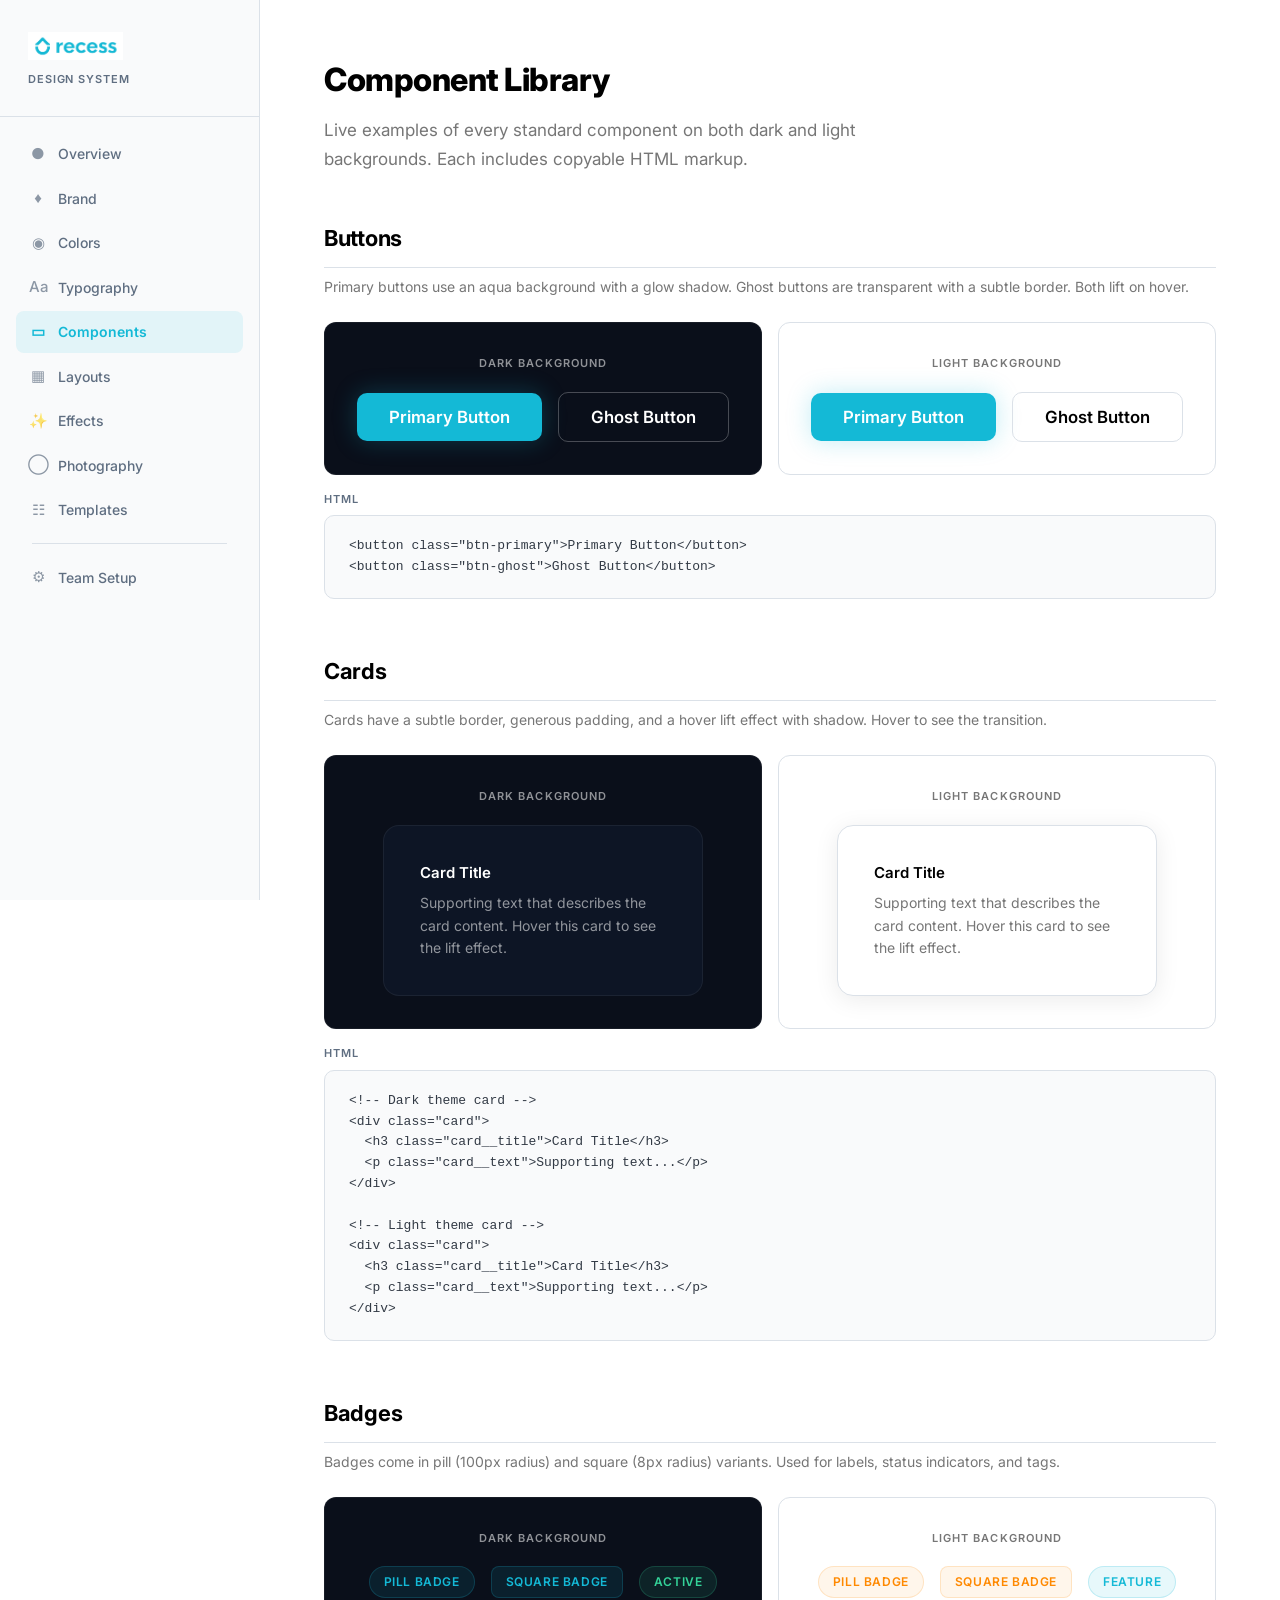
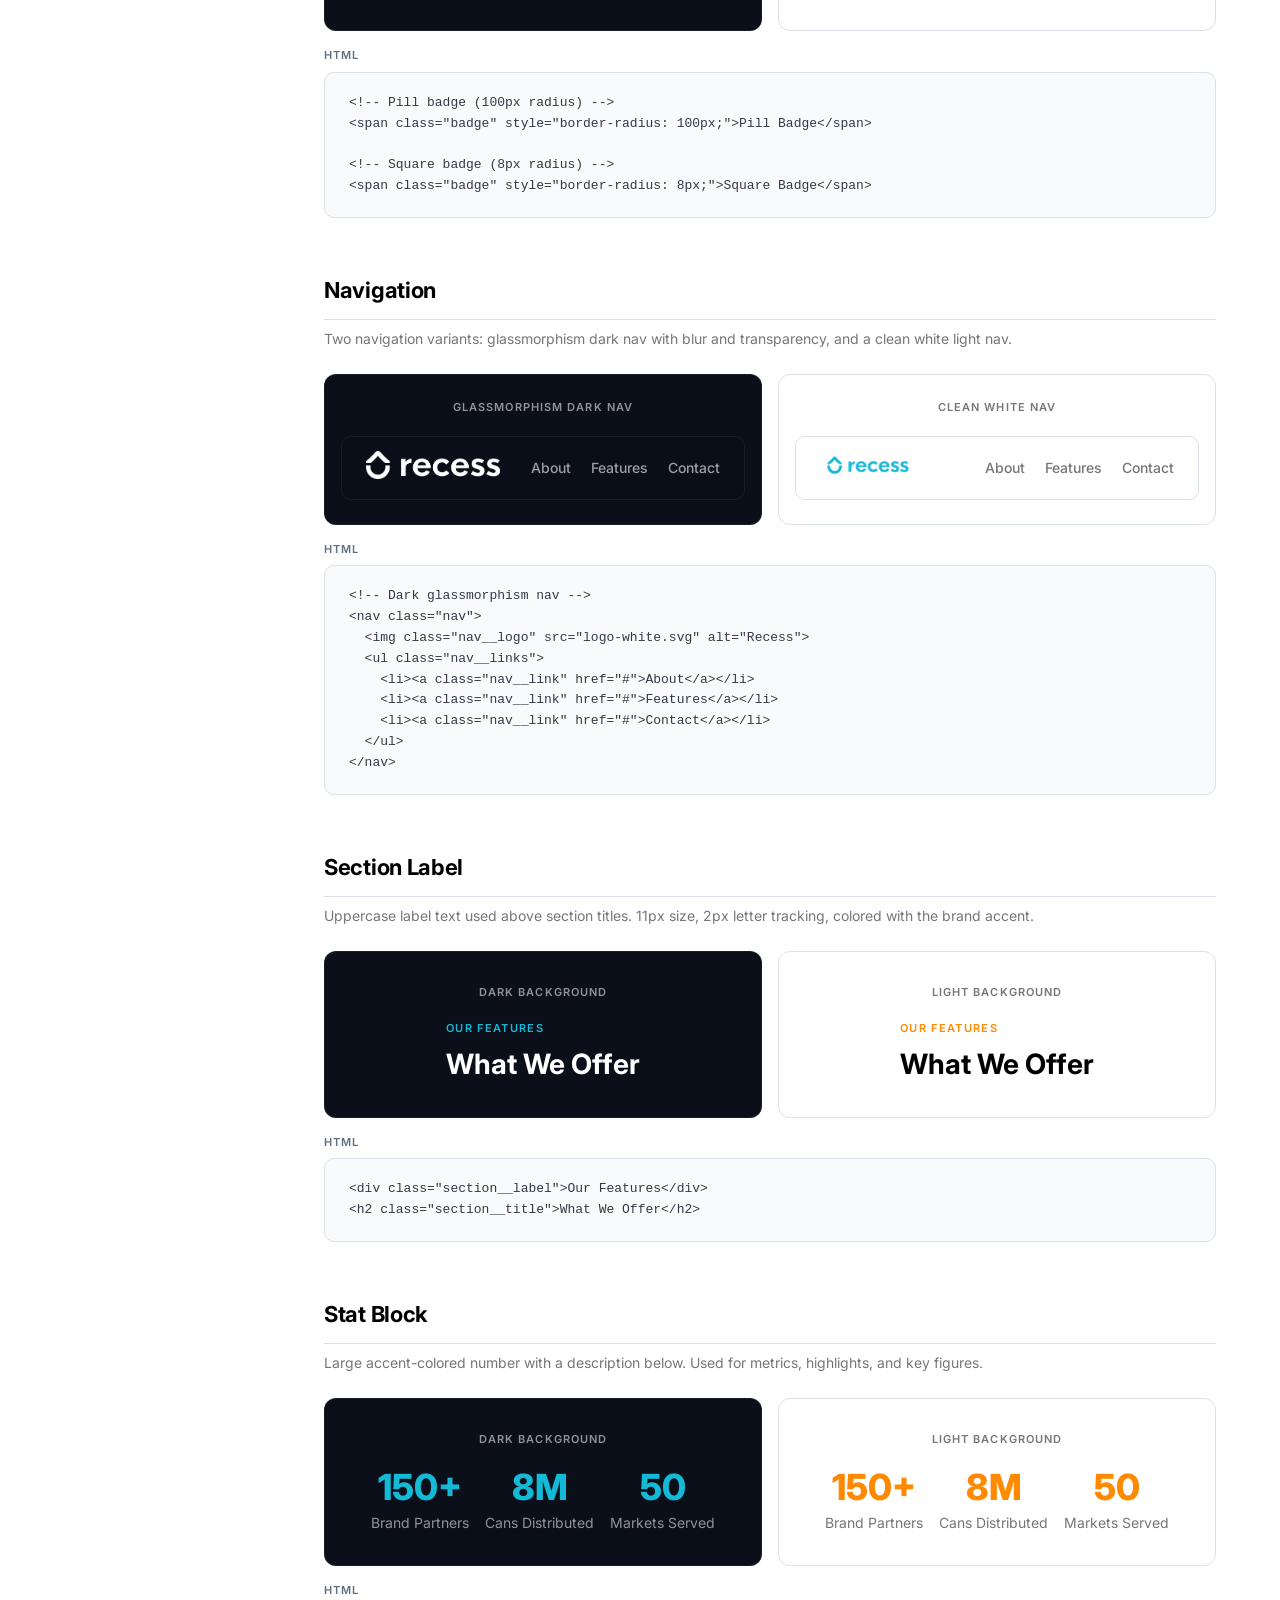
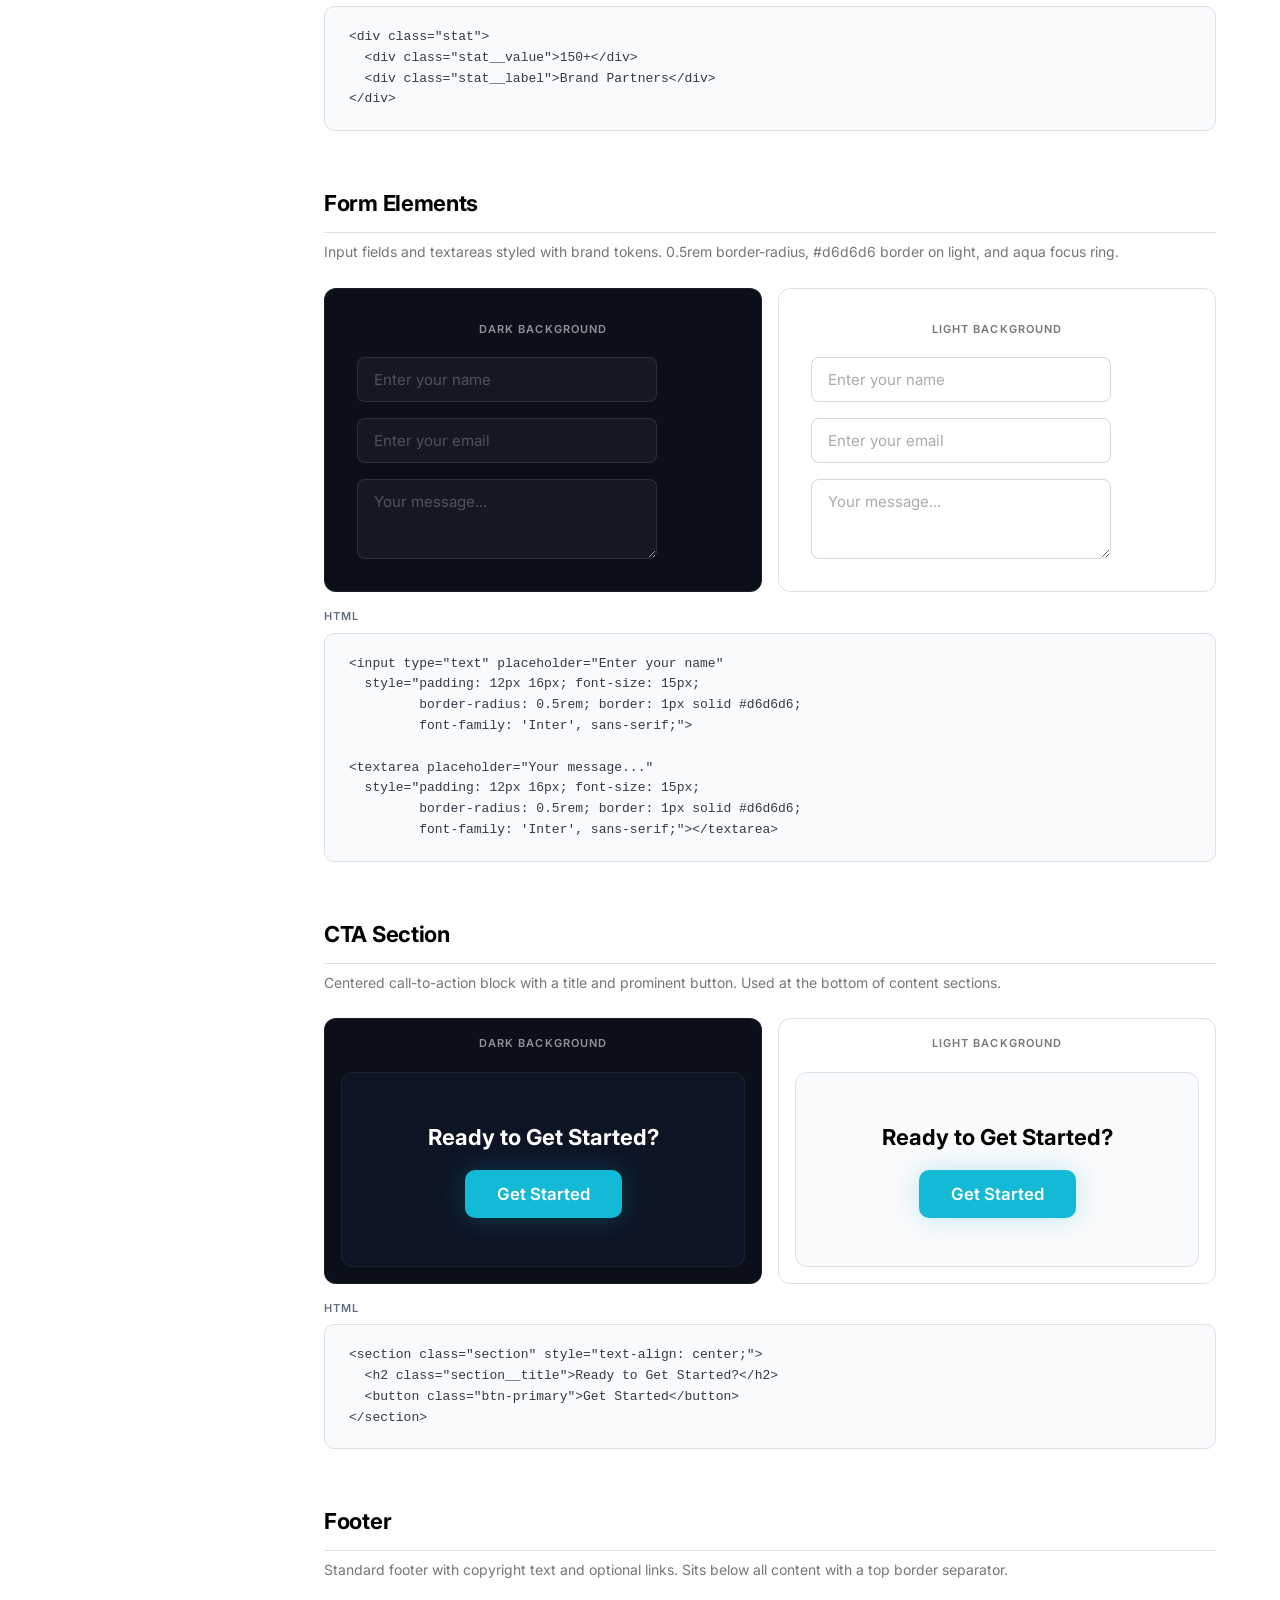
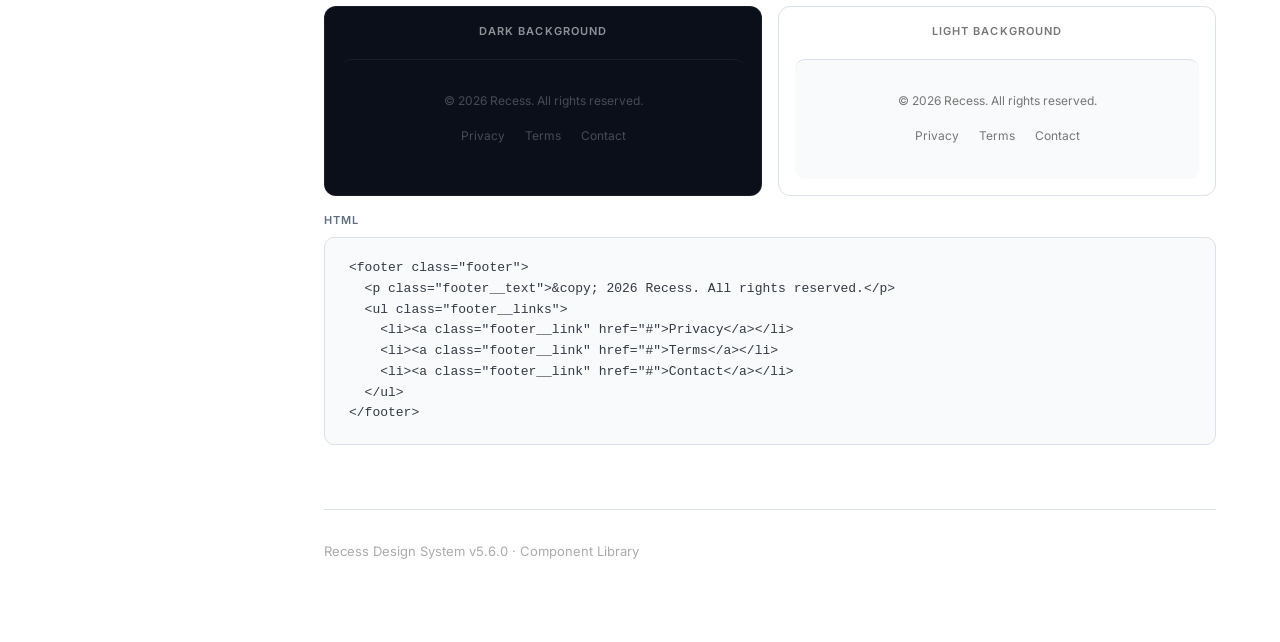
<file: components.html>
<!DOCTYPE html>
<html lang="en">
<head>
  <meta charset="UTF-8">
  <meta name="viewport" content="width=device-width, initial-scale=1.0">
  <title>Components - Recess Design System</title>
  <link rel="stylesheet" href="brand/tokens.css">
  <style>
    /* ── Layout ──────────────────────────────────────────────────────── */
    body {
      margin: 0;
      background: #ffffff;
      color: var(--text-black);
      display: flex;
      min-height: 100vh;
    }

    /* ── Sidebar ─────────────────────────────────────────────────────── */
    .sidebar {
      width: 260px;
      min-height: 100vh;
      background: var(--color-grey-50);
      border-right: 1px solid var(--color-grey-200);
      padding: 32px 0;
      position: fixed;
      top: 0;
      left: 0;
      overflow-y: auto;
    }

    .sidebar-logo {
      padding: 0 28px 28px;
      border-bottom: 1px solid var(--color-grey-200);
      margin-bottom: 16px;
    }

    .sidebar-logo span {
      font-size: 22px;
      font-weight: 900;
      letter-spacing: -0.5px;
      color: var(--color-aqua);
    }

    .sidebar-logo small {
      display: block;
      font-size: 11px;
      font-weight: 600;
      letter-spacing: 0.08em;
      text-transform: uppercase;
      color: var(--color-grey-500);
      margin-top: 4px;
    }

    .sidebar nav {
      padding: 0 16px;
    }

    .sidebar nav a {
      display: flex;
      align-items: center;
      gap: 10px;
      padding: 10px 12px;
      border-radius: 8px;
      text-decoration: none;
      font-size: 14px;
      font-weight: 500;
      color: var(--color-grey-500);
      transition: all 0.15s ease;
      margin-bottom: 2px;
    }

    .sidebar nav a:hover {
      background: rgba(20, 185, 214, 0.06);
      color: var(--color-sea-green);
    }

    .sidebar nav a.active {
      background: rgba(20, 185, 214, 0.10);
      color: var(--color-aqua);
      font-weight: 600;
    }

    .sidebar nav a .nav-icon {
      width: 20px;
      text-align: center;
      font-size: 15px;
      opacity: 0.7;
    }

    .sidebar nav a.active .nav-icon {
      opacity: 1;
    }

    /* ── Main Content ────────────────────────────────────────────────── */
    .main {
      margin-left: 260px;
      flex: 1;
      padding: 56px 64px 80px;
      max-width: 1080px;
    }

    /* ── Page Header ─────────────────────────────────────────────────── */
    .page-header {
      margin-bottom: 48px;
    }

    .page-header h1 {
      font-size: 32px;
      font-weight: 800;
      letter-spacing: -0.5px;
      color: var(--text-black);
      margin-bottom: 12px;
    }

    .page-header p {
      font-size: 17px;
      line-height: 1.7;
      color: var(--text-body);
      max-width: 560px;
    }

    /* ── Component Section ───────────────────────────────────────────── */
    .comp-section {
      margin-bottom: 56px;
    }

    .comp-section h2 {
      font-size: 22px;
      font-weight: 700;
      letter-spacing: -0.3px;
      color: var(--text-black);
      margin-bottom: 8px;
      padding-bottom: 12px;
      border-bottom: 1px solid var(--color-grey-200);
    }

    .comp-section > p {
      font-size: 14px;
      line-height: 1.6;
      color: var(--text-body);
      margin-bottom: 24px;
    }

    /* ── Demo Row (Dark + Light side by side) ────────────────────────── */
    .demo-row {
      display: grid;
      grid-template-columns: 1fr 1fr;
      gap: 16px;
      margin-bottom: 16px;
    }

    .demo-box {
      border-radius: 12px;
      padding: 32px;
      display: flex;
      flex-wrap: wrap;
      gap: 16px;
      align-items: center;
      justify-content: center;
    }

    .demo-box.dark {
      background: var(--color-navy);
      border: 1px solid rgba(255, 255, 255, 0.06);
    }

    .demo-box.light {
      background: #ffffff;
      border: 1px solid var(--color-grey-200);
    }

    .demo-label {
      width: 100%;
      text-align: center;
      font-size: 11px;
      font-weight: 600;
      text-transform: uppercase;
      letter-spacing: 0.1em;
      margin-bottom: 4px;
    }

    .demo-label.on-dark {
      color: var(--text-white-55);
    }

    .demo-label.on-light {
      color: var(--text-body);
    }

    /* ── Code Block ──────────────────────────────────────────────────── */
    .code-block {
      background: var(--color-grey-50);
      border: 1px solid var(--color-grey-200);
      border-radius: 10px;
      padding: 20px 24px;
      overflow-x: auto;
      margin-bottom: 8px;
    }

    .code-block pre {
      margin: 0;
      font-family: 'SF Mono', 'Fira Code', 'Consolas', monospace;
      font-size: 13px;
      line-height: 1.6;
      color: var(--color-grey-800);
    }

    .code-label {
      font-size: 11px;
      font-weight: 600;
      text-transform: uppercase;
      letter-spacing: 0.08em;
      color: var(--color-grey-500);
      margin-bottom: 8px;
    }

    /* ── Inline component overrides for demos ────────────────────────── */

    /* Buttons on light */
    .demo-box.light .btn-primary {
      color: #ffffff;
      background: var(--color-aqua);
      box-shadow: var(--shadow-cta-glow);
    }
    .demo-box.light .btn-primary:hover {
      background: var(--color-sea-green);
      box-shadow: var(--shadow-cta-glow-hover);
    }

    .demo-box.light .btn-ghost {
      color: var(--text-black);
      border-color: var(--color-grey-200);
    }
    .demo-box.light .btn-ghost:hover {
      border-color: var(--color-grey-500);
      background: var(--color-grey-50);
    }

    /* Card demos */
    .demo-card {
      width: 100%;
      max-width: 320px;
    }

    .demo-card.dark-card {
      background: var(--color-navy-light);
      border: 1px solid rgba(255, 255, 255, 0.06);
      border-radius: var(--radius-card);
      padding: var(--spacing-card-padding);
      transition: border-color var(--transition-base), transform var(--transition-base), box-shadow var(--transition-base);
    }

    .demo-card.dark-card:hover {
      border-color: rgba(255, 255, 255, 0.12);
      transform: var(--hover-lift);
      box-shadow: var(--shadow-card);
    }

    .demo-card.dark-card .card-title {
      font-size: 15px;
      font-weight: 600;
      color: var(--text-white);
      margin-bottom: 8px;
    }

    .demo-card.dark-card .card-text {
      font-size: 14px;
      color: var(--text-white-55);
      line-height: 1.6;
    }

    .demo-card.light-card {
      background: #ffffff;
      border: 1px solid var(--color-grey-200);
      border-radius: var(--radius-card);
      padding: var(--spacing-card-padding);
      box-shadow: var(--shadow-card);
      transition: border-color var(--transition-base), transform var(--transition-base), box-shadow var(--transition-base);
    }

    .demo-card.light-card:hover {
      border-color: var(--color-grey-500);
      transform: var(--hover-lift);
      box-shadow: 0 8px 32px rgba(0, 0, 0, 0.12);
    }

    .demo-card.light-card .card-title {
      font-size: 15px;
      font-weight: 600;
      color: var(--text-black);
      margin-bottom: 8px;
    }

    .demo-card.light-card .card-text {
      font-size: 14px;
      color: var(--text-body);
      line-height: 1.6;
    }

    /* Badge demos */
    .demo-badge {
      display: inline-flex;
      align-items: center;
      padding: 6px 14px;
      font-size: 12px;
      font-weight: 600;
      letter-spacing: 0.05em;
      text-transform: uppercase;
    }

    .demo-badge.pill {
      border-radius: 100px;
    }

    .demo-badge.square {
      border-radius: 8px;
    }

    .demo-badge.aqua {
      background: rgba(20, 185, 214, 0.10);
      color: var(--color-aqua);
      border: 1px solid rgba(20, 185, 214, 0.20);
    }

    .demo-badge.orange {
      background: rgba(255, 137, 0, 0.08);
      color: var(--color-orange);
      border: 1px solid rgba(255, 137, 0, 0.18);
    }

    .demo-badge.green {
      background: rgba(52, 211, 153, 0.10);
      color: var(--color-accent-green);
      border: 1px solid rgba(52, 211, 153, 0.20);
    }

    /* Nav demos */
    .demo-nav {
      width: 100%;
      display: flex;
      align-items: center;
      justify-content: space-between;
      padding: 14px 24px;
      border-radius: 10px;
    }

    .demo-nav.glass-dark {
      background: var(--glass-bg-dark);
      backdrop-filter: var(--glass-blur);
      -webkit-backdrop-filter: var(--glass-blur);
      border: 1px solid rgba(255, 255, 255, 0.06);
    }

    .demo-nav.clean-light {
      background: var(--glass-bg-light);
      backdrop-filter: var(--glass-blur);
      -webkit-backdrop-filter: var(--glass-blur);
      border: 1px solid var(--color-grey-200);
    }

    .demo-nav .nav-brand {
      font-size: 16px;
      font-weight: 800;
      letter-spacing: -0.3px;
    }

    .demo-nav.glass-dark .nav-brand {
      color: var(--text-white);
    }

    .demo-nav.clean-light .nav-brand {
      color: var(--text-black);
    }

    .demo-nav .nav-links {
      display: flex;
      gap: 20px;
      list-style: none;
    }

    .demo-nav .nav-links a {
      text-decoration: none;
      font-size: 14px;
      font-weight: 500;
      transition: color 0.2s ease;
    }

    .demo-nav.glass-dark .nav-links a {
      color: var(--text-white-60);
    }

    .demo-nav.glass-dark .nav-links a:hover {
      color: var(--text-white);
    }

    .demo-nav.clean-light .nav-links a {
      color: var(--text-body);
    }

    .demo-nav.clean-light .nav-links a:hover {
      color: var(--text-black);
    }

    /* Section label demo */
    .demo-section-label {
      font-size: 11px;
      font-weight: 600;
      letter-spacing: 0.12em;
      text-transform: uppercase;
      color: var(--color-aqua);
    }

    .demo-section-label.on-light {
      color: var(--color-orange);
    }

    /* Stat block demo */
    .demo-stat {
      text-align: center;
    }

    .demo-stat .stat-value {
      font-size: 36px;
      font-weight: 800;
      line-height: 1.1;
      color: var(--color-aqua);
    }

    .demo-stat .stat-label {
      font-size: 14px;
      margin-top: 4px;
    }

    .demo-stat.on-dark .stat-label {
      color: var(--text-white-55);
    }

    .demo-stat.on-light .stat-value {
      color: var(--color-orange);
    }

    .demo-stat.on-light .stat-label {
      color: var(--text-body);
    }

    /* Form elements */
    .demo-input {
      width: 100%;
      max-width: 300px;
      padding: 12px 16px;
      font-family: var(--font-family);
      font-size: 15px;
      border-radius: var(--radius-input);
      outline: none;
      transition: border-color 0.2s ease, box-shadow 0.2s ease;
    }

    .demo-input.on-dark {
      background: rgba(255, 255, 255, 0.04);
      border: 1px solid rgba(255, 255, 255, 0.10);
      color: var(--text-white);
    }

    .demo-input.on-dark::placeholder {
      color: var(--text-white-25);
    }

    .demo-input.on-dark:focus {
      border-color: var(--color-aqua);
      box-shadow: 0 0 0 3px rgba(20, 185, 214, 0.15);
    }

    .demo-input.on-light {
      background: #ffffff;
      border: 1px solid #d6d6d6;
      color: var(--text-black);
    }

    .demo-input.on-light::placeholder {
      color: var(--text-placeholder);
    }

    .demo-input.on-light:focus {
      border-color: var(--color-aqua);
      box-shadow: 0 0 0 3px rgba(20, 185, 214, 0.10);
    }

    .demo-textarea {
      width: 100%;
      max-width: 300px;
      padding: 12px 16px;
      font-family: var(--font-family);
      font-size: 15px;
      border-radius: var(--radius-input);
      outline: none;
      resize: vertical;
      min-height: 80px;
      transition: border-color 0.2s ease, box-shadow 0.2s ease;
    }

    .demo-textarea.on-dark {
      background: rgba(255, 255, 255, 0.04);
      border: 1px solid rgba(255, 255, 255, 0.10);
      color: var(--text-white);
    }

    .demo-textarea.on-dark::placeholder {
      color: var(--text-white-25);
    }

    .demo-textarea.on-dark:focus {
      border-color: var(--color-aqua);
      box-shadow: 0 0 0 3px rgba(20, 185, 214, 0.15);
    }

    .demo-textarea.on-light {
      background: #ffffff;
      border: 1px solid #d6d6d6;
      color: var(--text-black);
    }

    .demo-textarea.on-light::placeholder {
      color: var(--text-placeholder);
    }

    .demo-textarea.on-light:focus {
      border-color: var(--color-aqua);
      box-shadow: 0 0 0 3px rgba(20, 185, 214, 0.10);
    }

    /* CTA Section */
    .demo-cta {
      width: 100%;
      text-align: center;
      padding: 48px 24px;
      border-radius: 12px;
    }

    .demo-cta.on-dark {
      background: var(--color-navy-light);
      border: 1px solid rgba(255, 255, 255, 0.06);
    }

    .demo-cta.on-light {
      background: var(--color-grey-50);
      border: 1px solid var(--color-grey-200);
    }

    .demo-cta h3 {
      font-size: 22px;
      font-weight: 700;
      margin-bottom: 16px;
    }

    .demo-cta.on-dark h3 {
      color: var(--text-white);
    }

    .demo-cta.on-light h3 {
      color: var(--text-black);
    }

    /* Footer demo */
    .demo-footer {
      width: 100%;
      text-align: center;
      padding: 32px 24px;
      border-radius: 10px;
    }

    .demo-footer.on-dark {
      background: var(--color-navy);
      border-top: 1px solid rgba(255, 255, 255, 0.06);
    }

    .demo-footer.on-light {
      background: var(--color-grey-50);
      border-top: 1px solid var(--color-grey-200);
    }

    .demo-footer .footer-text {
      font-size: 12px;
    }

    .demo-footer.on-dark .footer-text {
      color: var(--text-white-25);
    }

    .demo-footer.on-light .footer-text {
      color: var(--text-body);
    }

    .demo-footer .footer-links {
      display: flex;
      justify-content: center;
      gap: 20px;
      list-style: none;
      margin-top: 12px;
    }

    .demo-footer .footer-links a {
      font-size: 12px;
      text-decoration: none;
      transition: color 0.2s ease;
    }

    .demo-footer.on-dark .footer-links a {
      color: var(--text-white-25);
    }

    .demo-footer.on-dark .footer-links a:hover {
      color: var(--text-white-60);
    }

    .demo-footer.on-light .footer-links a {
      color: var(--text-body);
    }

    .demo-footer.on-light .footer-links a:hover {
      color: var(--text-black);
    }

    /* ── Footer ───────────────────────────────────────────────────────── */
    .footer {
      margin-top: 64px;
      padding-top: 32px;
      border-top: 1px solid var(--color-grey-200);
      font-size: 13px;
      color: var(--text-placeholder);
    }

    /* ── Responsive ───────────────────────────────────────────────────── */
    @media (max-width: 900px) {
      .sidebar { display: none; }
      .main {
        margin-left: 0;
        padding: 32px 24px 60px;
      }
      .demo-row {
        grid-template-columns: 1fr;
      }
    }
  </style>
</head>
<body>
  <!-- Sidebar Navigation -->
  <aside class="sidebar">
    <div class="sidebar-logo">
      <img src="assets/logo-full-aqua.png" alt="Recess" style="height: 28px;">
      <small>Design System</small>
    </div>
    <nav>
      <a href="index.html">
        <span class="nav-icon">&#9679;</span> Overview
      </a>
      <a href="brand.html">
        <span class="nav-icon">&#9830;</span> Brand
      </a>
      <a href="colors.html">
        <span class="nav-icon">&#9673;</span> Colors
      </a>
      <a href="typography.html">
        <span class="nav-icon">Aa</span> Typography
      </a>
      <a href="components.html" class="active">
        <span class="nav-icon">&#9645;</span> Components
      </a>
      <a href="layouts.html">
        <span class="nav-icon">&#9638;</span> Layouts
      </a>
      <a href="effects.html">
        <span class="nav-icon">&#10024;</span> Effects
      </a>
      <a href="photography.html">
        <span class="nav-icon">&#9711;</span> Photography
      </a>
      <a href="templates.html">
        <span class="nav-icon">&#9783;</span> Templates
      </a>
      <div style="height:1px;background:var(--color-grey-200);margin:12px 16px;"></div>
      <a href="setup.html">
        <span class="nav-icon">&#9881;</span> Team Setup
      </a>
    </nav>
  </aside>

  <!-- Main Content -->
  <main class="main">
    <div class="page-header">
      <h1>Component Library</h1>
      <p>Live examples of every standard component on both dark and light backgrounds. Each includes copyable HTML markup.</p>
    </div>

    <!-- ━━━━━━━━━━━━━━━━ BUTTONS ━━━━━━━━━━━━━━━━ -->
    <section class="comp-section">
      <h2>Buttons</h2>
      <p>Primary buttons use an aqua background with a glow shadow. Ghost buttons are transparent with a subtle border. Both lift on hover.</p>

      <div class="demo-row">
        <div class="demo-box dark">
          <div class="demo-label on-dark">Dark Background</div>
          <button class="btn-primary">Primary Button</button>
          <button class="btn-ghost">Ghost Button</button>
        </div>
        <div class="demo-box light">
          <div class="demo-label on-light">Light Background</div>
          <button class="btn-primary">Primary Button</button>
          <button class="btn-ghost">Ghost Button</button>
        </div>
      </div>

      <div class="code-label">HTML</div>
      <div class="code-block">
        <pre><code>&lt;button class="btn-primary"&gt;Primary Button&lt;/button&gt;
&lt;button class="btn-ghost"&gt;Ghost Button&lt;/button&gt;</code></pre>
      </div>
    </section>

    <!-- ━━━━━━━━━━━━━━━━ CARDS ━━━━━━━━━━━━━━━━ -->
    <section class="comp-section">
      <h2>Cards</h2>
      <p>Cards have a subtle border, generous padding, and a hover lift effect with shadow. Hover to see the transition.</p>

      <div class="demo-row">
        <div class="demo-box dark">
          <div class="demo-label on-dark">Dark Background</div>
          <div class="demo-card dark-card">
            <div class="card-title">Card Title</div>
            <div class="card-text">Supporting text that describes the card content. Hover this card to see the lift effect.</div>
          </div>
        </div>
        <div class="demo-box light">
          <div class="demo-label on-light">Light Background</div>
          <div class="demo-card light-card">
            <div class="card-title">Card Title</div>
            <div class="card-text">Supporting text that describes the card content. Hover this card to see the lift effect.</div>
          </div>
        </div>
      </div>

      <div class="code-label">HTML</div>
      <div class="code-block">
        <pre><code>&lt;!-- Dark theme card --&gt;
&lt;div class="card"&gt;
  &lt;h3 class="card__title"&gt;Card Title&lt;/h3&gt;
  &lt;p class="card__text"&gt;Supporting text...&lt;/p&gt;
&lt;/div&gt;

&lt;!-- Light theme card --&gt;
&lt;div class="card"&gt;
  &lt;h3 class="card__title"&gt;Card Title&lt;/h3&gt;
  &lt;p class="card__text"&gt;Supporting text...&lt;/p&gt;
&lt;/div&gt;</code></pre>
      </div>
    </section>

    <!-- ━━━━━━━━━━━━━━━━ BADGES ━━━━━━━━━━━━━━━━ -->
    <section class="comp-section">
      <h2>Badges</h2>
      <p>Badges come in pill (100px radius) and square (8px radius) variants. Used for labels, status indicators, and tags.</p>

      <div class="demo-row">
        <div class="demo-box dark">
          <div class="demo-label on-dark">Dark Background</div>
          <span class="demo-badge pill aqua">Pill Badge</span>
          <span class="demo-badge square aqua">Square Badge</span>
          <span class="demo-badge pill green">Active</span>
        </div>
        <div class="demo-box light">
          <div class="demo-label on-light">Light Background</div>
          <span class="demo-badge pill orange">Pill Badge</span>
          <span class="demo-badge square orange">Square Badge</span>
          <span class="demo-badge pill aqua">Feature</span>
        </div>
      </div>

      <div class="code-label">HTML</div>
      <div class="code-block">
        <pre><code>&lt;!-- Pill badge (100px radius) --&gt;
&lt;span class="badge" style="border-radius: 100px;"&gt;Pill Badge&lt;/span&gt;

&lt;!-- Square badge (8px radius) --&gt;
&lt;span class="badge" style="border-radius: 8px;"&gt;Square Badge&lt;/span&gt;</code></pre>
      </div>
    </section>

    <!-- ━━━━━━━━━━━━━━━━ NAVIGATION ━━━━━━━━━━━━━━━━ -->
    <section class="comp-section">
      <h2>Navigation</h2>
      <p>Two navigation variants: glassmorphism dark nav with blur and transparency, and a clean white light nav.</p>

      <div class="demo-row">
        <div class="demo-box dark" style="padding: 24px 16px;">
          <div class="demo-label on-dark">Glassmorphism Dark Nav</div>
          <div class="demo-nav glass-dark">
            <div class="nav-brand"><img src="assets/logo-full-white.png" alt="Recess" style="height: 28px;"></div>
            <ul class="nav-links">
              <li><a href="#">About</a></li>
              <li><a href="#">Features</a></li>
              <li><a href="#">Contact</a></li>
            </ul>
          </div>
        </div>
        <div class="demo-box light" style="padding: 24px 16px;">
          <div class="demo-label on-light">Clean White Nav</div>
          <div class="demo-nav clean-light">
            <div class="nav-brand"><img src="assets/logo-full-aqua.png" alt="Recess" style="height: 28px;"></div>
            <ul class="nav-links">
              <li><a href="#">About</a></li>
              <li><a href="#">Features</a></li>
              <li><a href="#">Contact</a></li>
            </ul>
          </div>
        </div>
      </div>

      <div class="code-label">HTML</div>
      <div class="code-block">
        <pre><code>&lt;!-- Dark glassmorphism nav --&gt;
&lt;nav class="nav"&gt;
  &lt;img class="nav__logo" src="logo-white.svg" alt="Recess"&gt;
  &lt;ul class="nav__links"&gt;
    &lt;li&gt;&lt;a class="nav__link" href="#"&gt;About&lt;/a&gt;&lt;/li&gt;
    &lt;li&gt;&lt;a class="nav__link" href="#"&gt;Features&lt;/a&gt;&lt;/li&gt;
    &lt;li&gt;&lt;a class="nav__link" href="#"&gt;Contact&lt;/a&gt;&lt;/li&gt;
  &lt;/ul&gt;
&lt;/nav&gt;</code></pre>
      </div>
    </section>

    <!-- ━━━━━━━━━━━━━━━━ SECTION LABEL ━━━━━━━━━━━━━━━━ -->
    <section class="comp-section">
      <h2>Section Label</h2>
      <p>Uppercase label text used above section titles. 11px size, 2px letter tracking, colored with the brand accent.</p>

      <div class="demo-row">
        <div class="demo-box dark">
          <div class="demo-label on-dark">Dark Background</div>
          <div>
            <div class="demo-section-label">Our Features</div>
            <div style="color: var(--text-white); font-size: 28px; font-weight: 700; margin-top: 6px;">What We Offer</div>
          </div>
        </div>
        <div class="demo-box light">
          <div class="demo-label on-light">Light Background</div>
          <div>
            <div class="demo-section-label on-light">Our Features</div>
            <div style="color: var(--text-black); font-size: 28px; font-weight: 700; margin-top: 6px;">What We Offer</div>
          </div>
        </div>
      </div>

      <div class="code-label">HTML</div>
      <div class="code-block">
        <pre><code>&lt;div class="section__label"&gt;Our Features&lt;/div&gt;
&lt;h2 class="section__title"&gt;What We Offer&lt;/h2&gt;</code></pre>
      </div>
    </section>

    <!-- ━━━━━━━━━━━━━━━━ STAT BLOCK ━━━━━━━━━━━━━━━━ -->
    <section class="comp-section">
      <h2>Stat Block</h2>
      <p>Large accent-colored number with a description below. Used for metrics, highlights, and key figures.</p>

      <div class="demo-row">
        <div class="demo-box dark">
          <div class="demo-label on-dark">Dark Background</div>
          <div class="demo-stat on-dark">
            <div class="stat-value">150+</div>
            <div class="stat-label">Brand Partners</div>
          </div>
          <div class="demo-stat on-dark">
            <div class="stat-value">8M</div>
            <div class="stat-label">Cans Distributed</div>
          </div>
          <div class="demo-stat on-dark">
            <div class="stat-value">50</div>
            <div class="stat-label">Markets Served</div>
          </div>
        </div>
        <div class="demo-box light">
          <div class="demo-label on-light">Light Background</div>
          <div class="demo-stat on-light">
            <div class="stat-value">150+</div>
            <div class="stat-label">Brand Partners</div>
          </div>
          <div class="demo-stat on-light">
            <div class="stat-value">8M</div>
            <div class="stat-label">Cans Distributed</div>
          </div>
          <div class="demo-stat on-light">
            <div class="stat-value">50</div>
            <div class="stat-label">Markets Served</div>
          </div>
        </div>
      </div>

      <div class="code-label">HTML</div>
      <div class="code-block">
        <pre><code>&lt;div class="stat"&gt;
  &lt;div class="stat__value"&gt;150+&lt;/div&gt;
  &lt;div class="stat__label"&gt;Brand Partners&lt;/div&gt;
&lt;/div&gt;</code></pre>
      </div>
    </section>

    <!-- ━━━━━━━━━━━━━━━━ FORM ELEMENTS ━━━━━━━━━━━━━━━━ -->
    <section class="comp-section">
      <h2>Form Elements</h2>
      <p>Input fields and textareas styled with brand tokens. 0.5rem border-radius, #d6d6d6 border on light, and aqua focus ring.</p>

      <div class="demo-row">
        <div class="demo-box dark" style="flex-direction: column; align-items: stretch;">
          <div class="demo-label on-dark">Dark Background</div>
          <input class="demo-input on-dark" type="text" placeholder="Enter your name">
          <input class="demo-input on-dark" type="email" placeholder="Enter your email">
          <textarea class="demo-textarea on-dark" placeholder="Your message..."></textarea>
        </div>
        <div class="demo-box light" style="flex-direction: column; align-items: stretch;">
          <div class="demo-label on-light">Light Background</div>
          <input class="demo-input on-light" type="text" placeholder="Enter your name">
          <input class="demo-input on-light" type="email" placeholder="Enter your email">
          <textarea class="demo-textarea on-light" placeholder="Your message..."></textarea>
        </div>
      </div>

      <div class="code-label">HTML</div>
      <div class="code-block">
        <pre><code>&lt;input type="text" placeholder="Enter your name"
  style="padding: 12px 16px; font-size: 15px;
         border-radius: 0.5rem; border: 1px solid #d6d6d6;
         font-family: 'Inter', sans-serif;"&gt;

&lt;textarea placeholder="Your message..."
  style="padding: 12px 16px; font-size: 15px;
         border-radius: 0.5rem; border: 1px solid #d6d6d6;
         font-family: 'Inter', sans-serif;"&gt;&lt;/textarea&gt;</code></pre>
      </div>
    </section>

    <!-- ━━━━━━━━━━━━━━━━ CTA SECTION ━━━━━━━━━━━━━━━━ -->
    <section class="comp-section">
      <h2>CTA Section</h2>
      <p>Centered call-to-action block with a title and prominent button. Used at the bottom of content sections.</p>

      <div class="demo-row">
        <div class="demo-box dark" style="padding: 16px;">
          <div class="demo-label on-dark">Dark Background</div>
          <div class="demo-cta on-dark">
            <h3>Ready to Get Started?</h3>
            <button class="btn-primary">Get Started</button>
          </div>
        </div>
        <div class="demo-box light" style="padding: 16px;">
          <div class="demo-label on-light">Light Background</div>
          <div class="demo-cta on-light">
            <h3>Ready to Get Started?</h3>
            <button class="btn-primary">Get Started</button>
          </div>
        </div>
      </div>

      <div class="code-label">HTML</div>
      <div class="code-block">
        <pre><code>&lt;section class="section" style="text-align: center;"&gt;
  &lt;h2 class="section__title"&gt;Ready to Get Started?&lt;/h2&gt;
  &lt;button class="btn-primary"&gt;Get Started&lt;/button&gt;
&lt;/section&gt;</code></pre>
      </div>
    </section>

    <!-- ━━━━━━━━━━━━━━━━ FOOTER ━━━━━━━━━━━━━━━━ -->
    <section class="comp-section">
      <h2>Footer</h2>
      <p>Standard footer with copyright text and optional links. Sits below all content with a top border separator.</p>

      <div class="demo-row">
        <div class="demo-box dark" style="padding: 16px;">
          <div class="demo-label on-dark">Dark Background</div>
          <div class="demo-footer on-dark">
            <div class="footer-text">&copy; 2026 Recess. All rights reserved.</div>
            <ul class="footer-links">
              <li><a href="#">Privacy</a></li>
              <li><a href="#">Terms</a></li>
              <li><a href="#">Contact</a></li>
            </ul>
          </div>
        </div>
        <div class="demo-box light" style="padding: 16px;">
          <div class="demo-label on-light">Light Background</div>
          <div class="demo-footer on-light">
            <div class="footer-text">&copy; 2026 Recess. All rights reserved.</div>
            <ul class="footer-links">
              <li><a href="#">Privacy</a></li>
              <li><a href="#">Terms</a></li>
              <li><a href="#">Contact</a></li>
            </ul>
          </div>
        </div>
      </div>

      <div class="code-label">HTML</div>
      <div class="code-block">
        <pre><code>&lt;footer class="footer"&gt;
  &lt;p class="footer__text"&gt;&amp;copy; 2026 Recess. All rights reserved.&lt;/p&gt;
  &lt;ul class="footer__links"&gt;
    &lt;li&gt;&lt;a class="footer__link" href="#"&gt;Privacy&lt;/a&gt;&lt;/li&gt;
    &lt;li&gt;&lt;a class="footer__link" href="#"&gt;Terms&lt;/a&gt;&lt;/li&gt;
    &lt;li&gt;&lt;a class="footer__link" href="#"&gt;Contact&lt;/a&gt;&lt;/li&gt;
  &lt;/ul&gt;
&lt;/footer&gt;</code></pre>
      </div>
    </section>

    <div class="footer">
      Recess Design System v5.6.0 &middot; Component Library
    </div>
  </main>
</body>
</html>
</file>
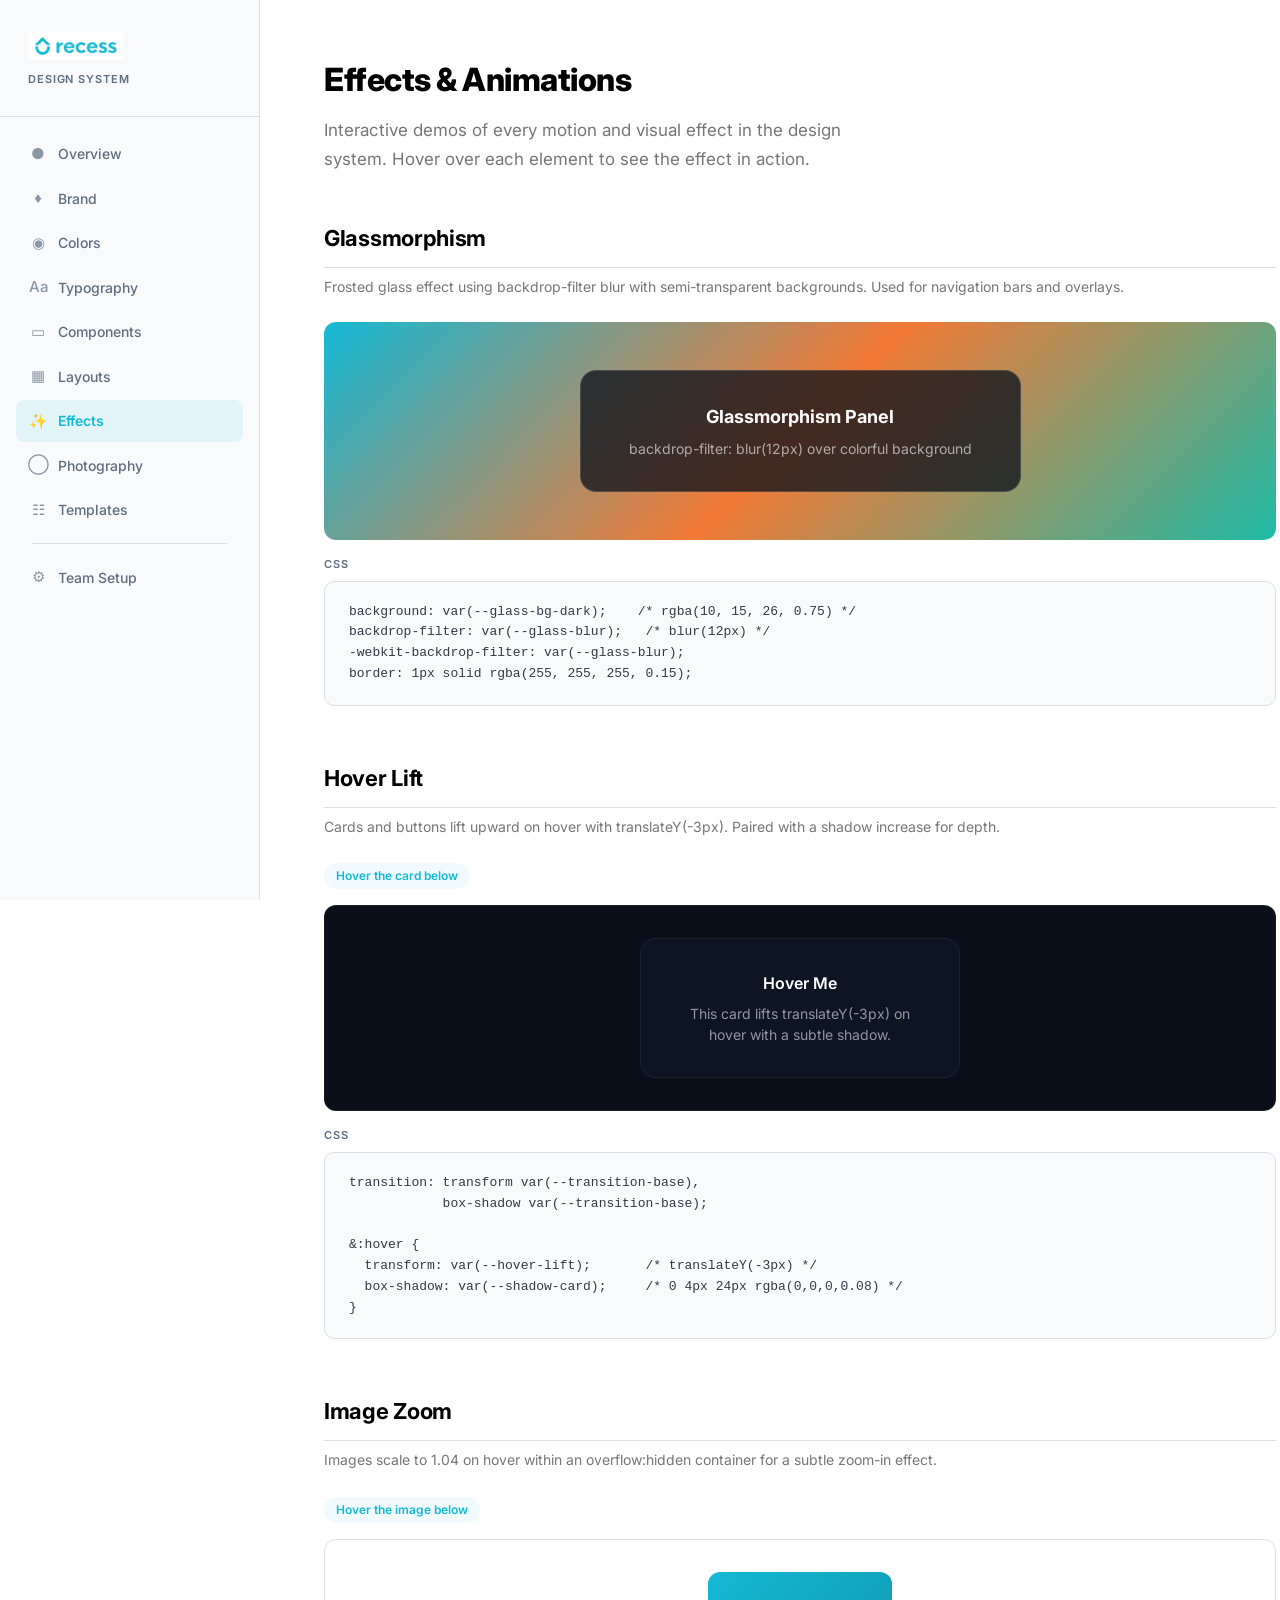
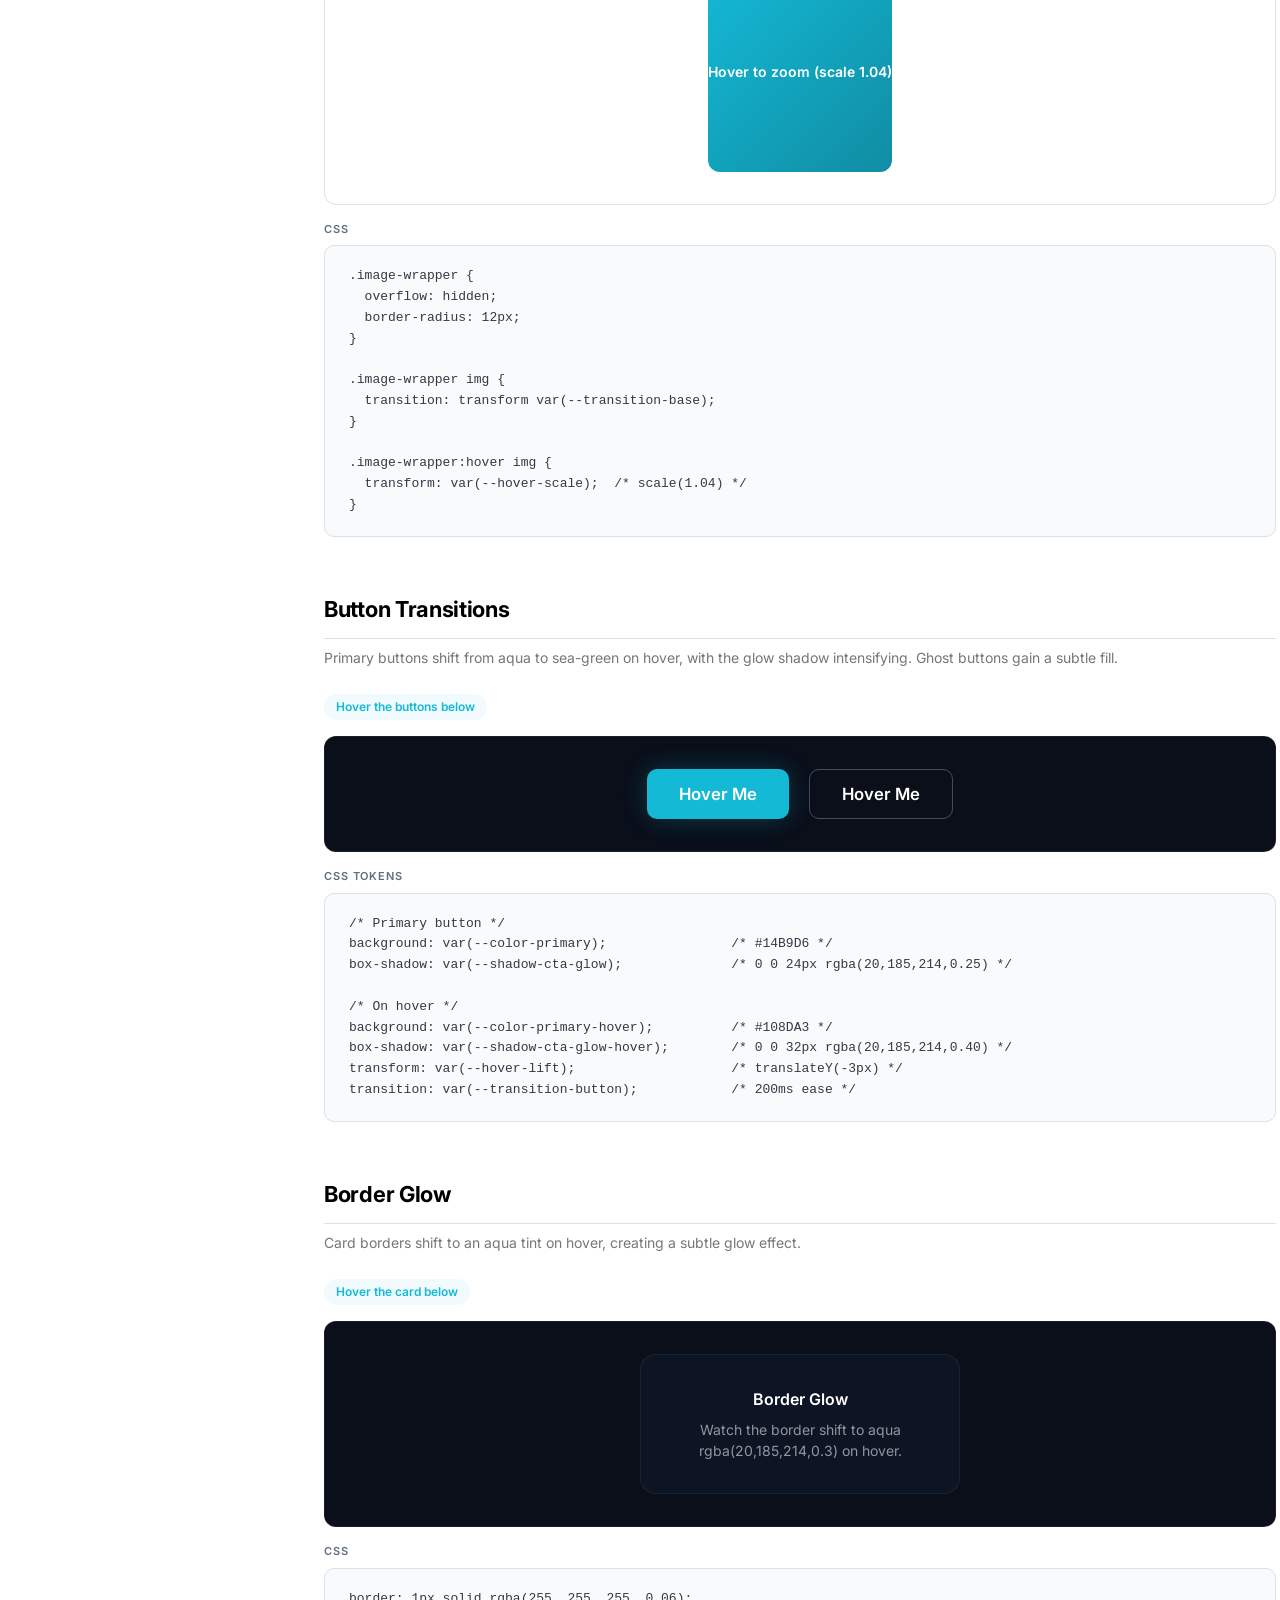
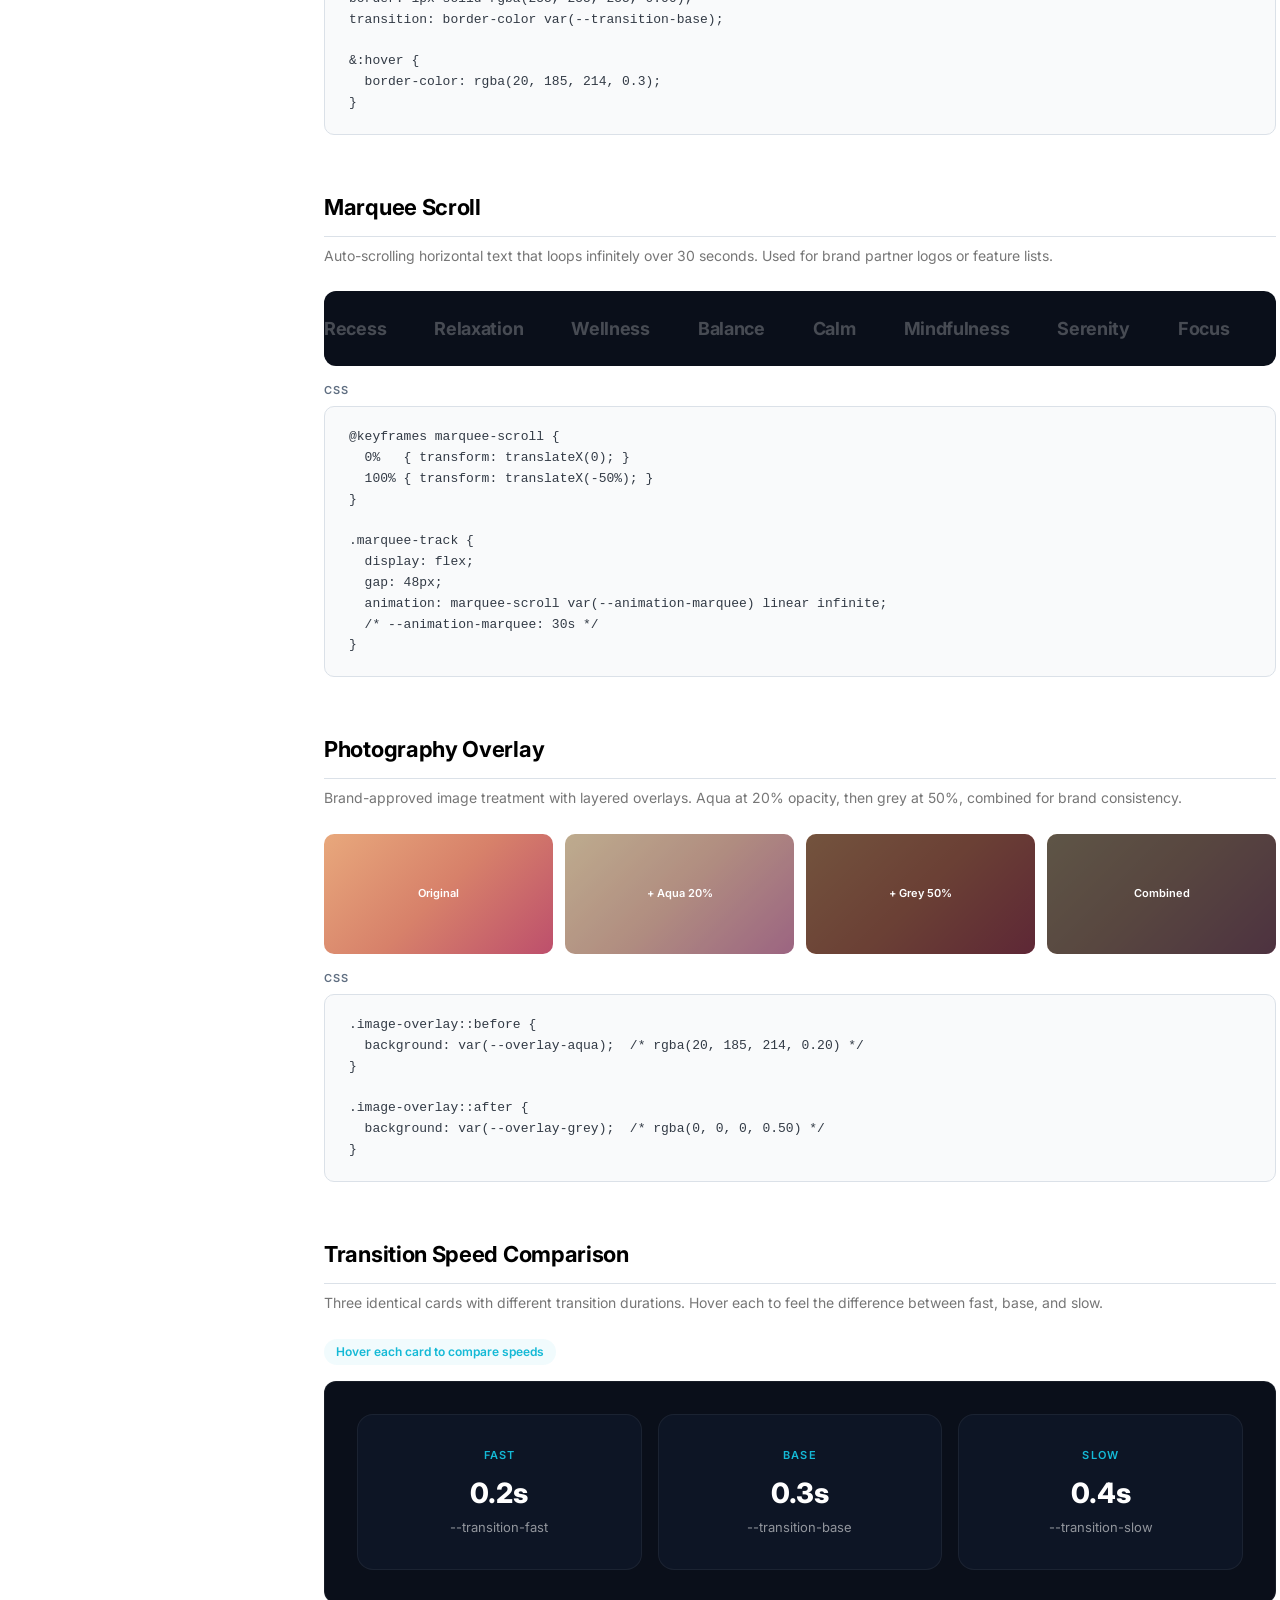
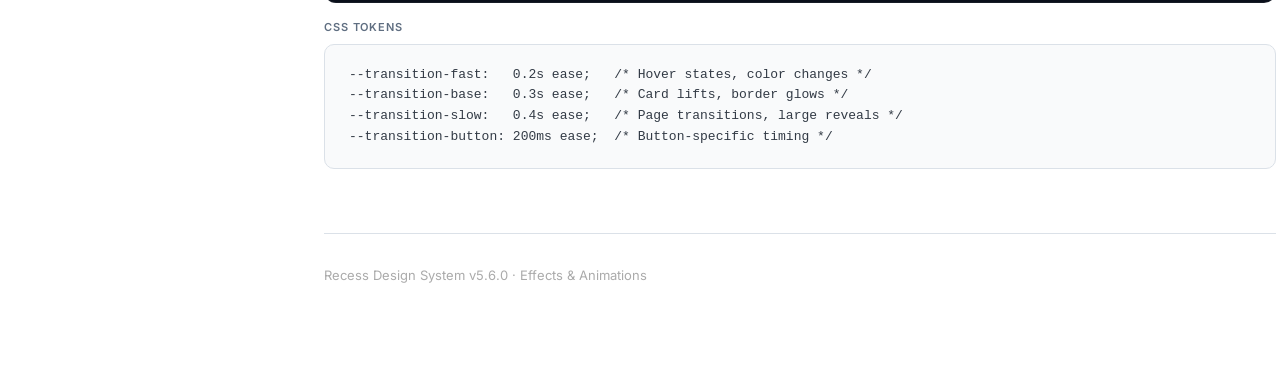
<file: effects.html>
<!DOCTYPE html>
<html lang="en">
<head>
  <meta charset="UTF-8">
  <meta name="viewport" content="width=device-width, initial-scale=1.0">
  <title>Effects &amp; Animations - Recess Design System</title>
  <link rel="stylesheet" href="brand/tokens.css">
  <style>
    /* ── Layout ──────────────────────────────────────────────────────── */
    body {
      margin: 0;
      background: #ffffff;
      color: var(--text-black);
      display: flex;
      min-height: 100vh;
    }

    /* ── Sidebar ─────────────────────────────────────────────────────── */
    .sidebar {
      width: 260px;
      min-height: 100vh;
      background: var(--color-grey-50);
      border-right: 1px solid var(--color-grey-200);
      padding: 32px 0;
      position: fixed;
      top: 0;
      left: 0;
      overflow-y: auto;
    }

    .sidebar-logo {
      padding: 0 28px 28px;
      border-bottom: 1px solid var(--color-grey-200);
      margin-bottom: 16px;
    }

    .sidebar-logo span {
      font-size: 22px;
      font-weight: 900;
      letter-spacing: -0.5px;
      color: var(--color-aqua);
    }

    .sidebar-logo small {
      display: block;
      font-size: 11px;
      font-weight: 600;
      letter-spacing: 0.08em;
      text-transform: uppercase;
      color: var(--color-grey-500);
      margin-top: 4px;
    }

    .sidebar nav {
      padding: 0 16px;
    }

    .sidebar nav a {
      display: flex;
      align-items: center;
      gap: 10px;
      padding: 10px 12px;
      border-radius: 8px;
      text-decoration: none;
      font-size: 14px;
      font-weight: 500;
      color: var(--color-grey-500);
      transition: all 0.15s ease;
      margin-bottom: 2px;
    }

    .sidebar nav a:hover {
      background: rgba(20, 185, 214, 0.06);
      color: var(--color-sea-green);
    }

    .sidebar nav a.active {
      background: rgba(20, 185, 214, 0.10);
      color: var(--color-aqua);
      font-weight: 600;
    }

    .sidebar nav a .nav-icon {
      width: 20px;
      text-align: center;
      font-size: 15px;
      opacity: 0.7;
    }

    .sidebar nav a.active .nav-icon {
      opacity: 1;
    }

    /* ── Main Content ────────────────────────────────────────────────── */
    .main {
      margin-left: 260px;
      flex: 1;
      padding: 56px 64px 80px;
      max-width: 1080px;
    }

    /* ── Page Header ─────────────────────────────────────────────────── */
    .page-header {
      margin-bottom: 48px;
    }

    .page-header h1 {
      font-size: 32px;
      font-weight: 800;
      letter-spacing: -0.5px;
      color: var(--text-black);
      margin-bottom: 12px;
    }

    .page-header p {
      font-size: 17px;
      line-height: 1.7;
      color: var(--text-body);
      max-width: 560px;
    }

    /* ── Effect Section ──────────────────────────────────────────────── */
    .effect-section {
      margin-bottom: 56px;
    }

    .effect-section h2 {
      font-size: 22px;
      font-weight: 700;
      letter-spacing: -0.3px;
      color: var(--text-black);
      margin-bottom: 8px;
      padding-bottom: 12px;
      border-bottom: 1px solid var(--color-grey-200);
    }

    .effect-section > p {
      font-size: 14px;
      line-height: 1.6;
      color: var(--text-body);
      margin-bottom: 24px;
    }

    .hover-hint {
      display: inline-block;
      font-size: 12px;
      font-weight: 600;
      color: var(--color-aqua);
      background: rgba(20, 185, 214, 0.06);
      padding: 4px 12px;
      border-radius: 100px;
      margin-bottom: 16px;
    }

    /* ── Demo Container ──────────────────────────────────────────────── */
    .demo-container {
      border-radius: 12px;
      padding: 32px;
      margin-bottom: 16px;
    }

    .demo-container.dark {
      background: var(--color-navy);
      border: 1px solid rgba(255, 255, 255, 0.06);
    }

    .demo-container.light {
      background: #ffffff;
      border: 1px solid var(--color-grey-200);
    }

    .demo-container.colorful {
      background: linear-gradient(135deg, #14B9D6, #F27935, #1FBBA6, #ff8900);
      border: none;
    }

    /* ── Glassmorphism Demo ───────────────────────────────────────────── */
    .glass-demo-bg {
      background: linear-gradient(135deg, var(--color-aqua), var(--color-burnt-orange), var(--color-forest));
      border-radius: 12px;
      padding: 48px;
      display: flex;
      align-items: center;
      justify-content: center;
      margin-bottom: 16px;
    }

    .glass-box {
      background: var(--glass-bg-dark);
      backdrop-filter: var(--glass-blur);
      -webkit-backdrop-filter: var(--glass-blur);
      border: 1px solid rgba(255, 255, 255, 0.15);
      border-radius: 16px;
      padding: 32px 48px;
      text-align: center;
      color: var(--text-white);
    }

    .glass-box h3 {
      font-size: 18px;
      font-weight: 700;
      margin-bottom: 8px;
    }

    .glass-box p {
      font-size: 14px;
      color: var(--text-white-60);
    }

    /* ── Hover Lift Demo ─────────────────────────────────────────────── */
    .lift-card {
      background: var(--color-navy-light);
      border: 1px solid rgba(255, 255, 255, 0.06);
      border-radius: var(--radius-card);
      padding: 32px;
      color: var(--text-white);
      transition: border-color var(--transition-base), transform var(--transition-base), box-shadow var(--transition-base);
      cursor: pointer;
      text-align: center;
      max-width: 320px;
      margin: 0 auto;
    }

    .lift-card:hover {
      border-color: rgba(255, 255, 255, 0.12);
      transform: translateY(-3px);
      box-shadow: var(--shadow-card);
    }

    .lift-card h3 {
      font-size: 16px;
      font-weight: 600;
      margin-bottom: 8px;
    }

    .lift-card p {
      font-size: 14px;
      color: var(--text-white-55);
    }

    /* ── Image Zoom Demo ─────────────────────────────────────────────── */
    .zoom-container {
      overflow: hidden;
      border-radius: 12px;
      max-width: 320px;
      margin: 0 auto;
      cursor: pointer;
    }

    .zoom-inner {
      width: 100%;
      height: 200px;
      background: linear-gradient(135deg, var(--color-aqua), var(--color-sea-green));
      display: flex;
      align-items: center;
      justify-content: center;
      color: #ffffff;
      font-size: 14px;
      font-weight: 600;
      transition: transform var(--transition-base);
    }

    .zoom-container:hover .zoom-inner {
      transform: scale(1.04);
    }

    /* ── Button Transition Demo ──────────────────────────────────────── */
    .btn-demo-row {
      display: flex;
      gap: 20px;
      justify-content: center;
      flex-wrap: wrap;
    }

    /* ── Border Glow Demo ────────────────────────────────────────────── */
    .glow-card {
      background: var(--color-navy-light);
      border: 1px solid rgba(255, 255, 255, 0.06);
      border-radius: var(--radius-card);
      padding: 32px;
      color: var(--text-white);
      transition: border-color var(--transition-base);
      cursor: pointer;
      text-align: center;
      max-width: 320px;
      margin: 0 auto;
    }

    .glow-card:hover {
      border-color: rgba(20, 185, 214, 0.3);
    }

    .glow-card h3 {
      font-size: 16px;
      font-weight: 600;
      margin-bottom: 8px;
    }

    .glow-card p {
      font-size: 14px;
      color: var(--text-white-55);
    }

    /* ── Marquee Demo ────────────────────────────────────────────────── */
    .marquee-wrapper {
      overflow: hidden;
      border-radius: 12px;
      background: var(--color-navy);
      padding: 24px 0;
      margin-bottom: 16px;
    }

    .marquee-track {
      display: flex;
      gap: 48px;
      animation: marquee-scroll 30s linear infinite;
      width: max-content;
    }

    .marquee-item {
      font-size: 18px;
      font-weight: 700;
      color: var(--text-white-25);
      white-space: nowrap;
      letter-spacing: -0.3px;
    }

    @keyframes marquee-scroll {
      0% { transform: translateX(0); }
      100% { transform: translateX(-50%); }
    }

    /* ── Photography Overlay Demo ────────────────────────────────────── */
    .overlay-row {
      display: grid;
      grid-template-columns: repeat(4, 1fr);
      gap: 12px;
      margin-bottom: 16px;
    }

    .overlay-box {
      height: 120px;
      border-radius: 10px;
      display: flex;
      align-items: center;
      justify-content: center;
      font-size: 11px;
      font-weight: 600;
      color: #ffffff;
      text-align: center;
      padding: 8px;
      position: relative;
    }

    .overlay-box.original {
      background: linear-gradient(135deg, #e8a87c, #d7816a, #bd4f6c);
    }

    .overlay-box.aqua-overlay {
      background: linear-gradient(135deg, #e8a87c, #d7816a, #bd4f6c);
    }

    .overlay-box.aqua-overlay::after {
      content: '';
      position: absolute;
      inset: 0;
      border-radius: 10px;
      background: rgba(20, 185, 214, 0.20);
    }

    .overlay-box.grey-overlay {
      background: linear-gradient(135deg, #e8a87c, #d7816a, #bd4f6c);
    }

    .overlay-box.grey-overlay::after {
      content: '';
      position: absolute;
      inset: 0;
      border-radius: 10px;
      background: rgba(0, 0, 0, 0.50);
    }

    .overlay-box.combined {
      background: linear-gradient(135deg, #e8a87c, #d7816a, #bd4f6c);
    }

    .overlay-box.combined::before {
      content: '';
      position: absolute;
      inset: 0;
      border-radius: 10px;
      background: rgba(20, 185, 214, 0.20);
      z-index: 1;
    }

    .overlay-box.combined::after {
      content: '';
      position: absolute;
      inset: 0;
      border-radius: 10px;
      background: rgba(0, 0, 0, 0.50);
      z-index: 2;
    }

    .overlay-box span {
      position: relative;
      z-index: 3;
    }

    /* ── Transition Speed Demo ───────────────────────────────────────── */
    .speed-row {
      display: grid;
      grid-template-columns: repeat(3, 1fr);
      gap: 16px;
    }

    .speed-card {
      background: var(--color-navy-light);
      border: 1px solid rgba(255, 255, 255, 0.06);
      border-radius: var(--radius-card);
      padding: 32px;
      text-align: center;
      color: var(--text-white);
      cursor: pointer;
    }

    .speed-card.fast {
      transition: transform 0.2s ease, border-color 0.2s ease, box-shadow 0.2s ease;
    }

    .speed-card.base {
      transition: transform 0.3s ease, border-color 0.3s ease, box-shadow 0.3s ease;
    }

    .speed-card.slow {
      transition: transform 0.4s ease, border-color 0.4s ease, box-shadow 0.4s ease;
    }

    .speed-card:hover {
      transform: translateY(-3px);
      border-color: rgba(20, 185, 214, 0.3);
      box-shadow: var(--shadow-card);
    }

    .speed-card .speed-label {
      font-size: 11px;
      font-weight: 600;
      letter-spacing: 0.1em;
      text-transform: uppercase;
      color: var(--color-aqua);
      margin-bottom: 8px;
    }

    .speed-card .speed-value {
      font-size: 28px;
      font-weight: 800;
      margin-bottom: 4px;
    }

    .speed-card .speed-name {
      font-size: 13px;
      color: var(--text-white-55);
    }

    /* ── Code Block ──────────────────────────────────────────────────── */
    .code-block {
      background: var(--color-grey-50);
      border: 1px solid var(--color-grey-200);
      border-radius: 10px;
      padding: 20px 24px;
      overflow-x: auto;
      margin-bottom: 8px;
    }

    .code-block pre {
      margin: 0;
      font-family: 'SF Mono', 'Fira Code', 'Consolas', monospace;
      font-size: 13px;
      line-height: 1.6;
      color: var(--color-grey-800);
    }

    .code-label {
      font-size: 11px;
      font-weight: 600;
      text-transform: uppercase;
      letter-spacing: 0.08em;
      color: var(--color-grey-500);
      margin-bottom: 8px;
    }

    /* ── Footer ───────────────────────────────────────────────────────── */
    .footer {
      margin-top: 64px;
      padding-top: 32px;
      border-top: 1px solid var(--color-grey-200);
      font-size: 13px;
      color: var(--text-placeholder);
    }

    /* ── Responsive ───────────────────────────────────────────────────── */
    @media (max-width: 900px) {
      .sidebar { display: none; }
      .main {
        margin-left: 0;
        padding: 32px 24px 60px;
      }
      .overlay-row {
        grid-template-columns: 1fr 1fr;
      }
      .speed-row {
        grid-template-columns: 1fr;
      }
    }
  </style>
</head>
<body>
  <!-- Sidebar Navigation -->
  <aside class="sidebar">
    <div class="sidebar-logo">
      <img src="assets/logo-full-aqua.png" alt="Recess" style="height: 28px;">
      <small>Design System</small>
    </div>
    <nav>
      <a href="index.html">
        <span class="nav-icon">&#9679;</span> Overview
      </a>
      <a href="brand.html">
        <span class="nav-icon">&#9830;</span> Brand
      </a>
      <a href="colors.html">
        <span class="nav-icon">&#9673;</span> Colors
      </a>
      <a href="typography.html">
        <span class="nav-icon">Aa</span> Typography
      </a>
      <a href="components.html">
        <span class="nav-icon">&#9645;</span> Components
      </a>
      <a href="layouts.html">
        <span class="nav-icon">&#9638;</span> Layouts
      </a>
      <a href="effects.html" class="active">
        <span class="nav-icon">&#10024;</span> Effects
      </a>
      <a href="photography.html">
        <span class="nav-icon">&#9711;</span> Photography
      </a>
      <a href="templates.html">
        <span class="nav-icon">&#9783;</span> Templates
      </a>
      <div style="height:1px;background:var(--color-grey-200);margin:12px 16px;"></div>
      <a href="setup.html">
        <span class="nav-icon">&#9881;</span> Team Setup
      </a>
    </nav>
  </aside>

  <!-- Main Content -->
  <main class="main">
    <div class="page-header">
      <h1>Effects &amp; Animations</h1>
      <p>Interactive demos of every motion and visual effect in the design system. Hover over each element to see the effect in action.</p>
    </div>

    <!-- ━━━━━━━━━━━━━━━━ GLASSMORPHISM ━━━━━━━━━━━━━━━━ -->
    <section class="effect-section">
      <h2>Glassmorphism</h2>
      <p>Frosted glass effect using backdrop-filter blur with semi-transparent backgrounds. Used for navigation bars and overlays.</p>

      <div class="glass-demo-bg">
        <div class="glass-box">
          <h3>Glassmorphism Panel</h3>
          <p>backdrop-filter: blur(12px) over colorful background</p>
        </div>
      </div>

      <div class="code-label">CSS</div>
      <div class="code-block">
        <pre><code>background: var(--glass-bg-dark);    /* rgba(10, 15, 26, 0.75) */
backdrop-filter: var(--glass-blur);   /* blur(12px) */
-webkit-backdrop-filter: var(--glass-blur);
border: 1px solid rgba(255, 255, 255, 0.15);</code></pre>
      </div>
    </section>

    <!-- ━━━━━━━━━━━━━━━━ HOVER LIFT ━━━━━━━━━━━━━━━━ -->
    <section class="effect-section">
      <h2>Hover Lift</h2>
      <p>Cards and buttons lift upward on hover with translateY(-3px). Paired with a shadow increase for depth.</p>

      <div class="hover-hint">Hover the card below</div>
      <div class="demo-container dark">
        <div class="lift-card">
          <h3>Hover Me</h3>
          <p>This card lifts translateY(-3px) on hover with a subtle shadow.</p>
        </div>
      </div>

      <div class="code-label">CSS</div>
      <div class="code-block">
        <pre><code>transition: transform var(--transition-base),
            box-shadow var(--transition-base);

&:hover {
  transform: var(--hover-lift);       /* translateY(-3px) */
  box-shadow: var(--shadow-card);     /* 0 4px 24px rgba(0,0,0,0.08) */
}</code></pre>
      </div>
    </section>

    <!-- ━━━━━━━━━━━━━━━━ IMAGE ZOOM ━━━━━━━━━━━━━━━━ -->
    <section class="effect-section">
      <h2>Image Zoom</h2>
      <p>Images scale to 1.04 on hover within an overflow:hidden container for a subtle zoom-in effect.</p>

      <div class="hover-hint">Hover the image below</div>
      <div class="demo-container light" style="display: flex; justify-content: center;">
        <div class="zoom-container">
          <div class="zoom-inner">Hover to zoom (scale 1.04)</div>
        </div>
      </div>

      <div class="code-label">CSS</div>
      <div class="code-block">
        <pre><code>.image-wrapper {
  overflow: hidden;
  border-radius: 12px;
}

.image-wrapper img {
  transition: transform var(--transition-base);
}

.image-wrapper:hover img {
  transform: var(--hover-scale);  /* scale(1.04) */
}</code></pre>
      </div>
    </section>

    <!-- ━━━━━━━━━━━━━━━━ BUTTON TRANSITIONS ━━━━━━━━━━━━━━━━ -->
    <section class="effect-section">
      <h2>Button Transitions</h2>
      <p>Primary buttons shift from aqua to sea-green on hover, with the glow shadow intensifying. Ghost buttons gain a subtle fill.</p>

      <div class="hover-hint">Hover the buttons below</div>
      <div class="demo-container dark">
        <div class="btn-demo-row">
          <button class="btn-primary">Hover Me</button>
          <button class="btn-ghost">Hover Me</button>
        </div>
      </div>

      <div class="code-label">CSS Tokens</div>
      <div class="code-block">
        <pre><code>/* Primary button */
background: var(--color-primary);                /* #14B9D6 */
box-shadow: var(--shadow-cta-glow);              /* 0 0 24px rgba(20,185,214,0.25) */

/* On hover */
background: var(--color-primary-hover);          /* #108DA3 */
box-shadow: var(--shadow-cta-glow-hover);        /* 0 0 32px rgba(20,185,214,0.40) */
transform: var(--hover-lift);                    /* translateY(-3px) */
transition: var(--transition-button);            /* 200ms ease */</code></pre>
      </div>
    </section>

    <!-- ━━━━━━━━━━━━━━━━ BORDER GLOW ━━━━━━━━━━━━━━━━ -->
    <section class="effect-section">
      <h2>Border Glow</h2>
      <p>Card borders shift to an aqua tint on hover, creating a subtle glow effect.</p>

      <div class="hover-hint">Hover the card below</div>
      <div class="demo-container dark">
        <div class="glow-card">
          <h3>Border Glow</h3>
          <p>Watch the border shift to aqua rgba(20,185,214,0.3) on hover.</p>
        </div>
      </div>

      <div class="code-label">CSS</div>
      <div class="code-block">
        <pre><code>border: 1px solid rgba(255, 255, 255, 0.06);
transition: border-color var(--transition-base);

&:hover {
  border-color: rgba(20, 185, 214, 0.3);
}</code></pre>
      </div>
    </section>

    <!-- ━━━━━━━━━━━━━━━━ MARQUEE SCROLL ━━━━━━━━━━━━━━━━ -->
    <section class="effect-section">
      <h2>Marquee Scroll</h2>
      <p>Auto-scrolling horizontal text that loops infinitely over 30 seconds. Used for brand partner logos or feature lists.</p>

      <div class="marquee-wrapper">
        <div class="marquee-track">
          <span class="marquee-item">Recess</span>
          <span class="marquee-item">Relaxation</span>
          <span class="marquee-item">Wellness</span>
          <span class="marquee-item">Balance</span>
          <span class="marquee-item">Calm</span>
          <span class="marquee-item">Mindfulness</span>
          <span class="marquee-item">Serenity</span>
          <span class="marquee-item">Focus</span>
          <!-- Duplicate for seamless loop -->
          <span class="marquee-item">Recess</span>
          <span class="marquee-item">Relaxation</span>
          <span class="marquee-item">Wellness</span>
          <span class="marquee-item">Balance</span>
          <span class="marquee-item">Calm</span>
          <span class="marquee-item">Mindfulness</span>
          <span class="marquee-item">Serenity</span>
          <span class="marquee-item">Focus</span>
        </div>
      </div>

      <div class="code-label">CSS</div>
      <div class="code-block">
        <pre><code>@keyframes marquee-scroll {
  0%   { transform: translateX(0); }
  100% { transform: translateX(-50%); }
}

.marquee-track {
  display: flex;
  gap: 48px;
  animation: marquee-scroll var(--animation-marquee) linear infinite;
  /* --animation-marquee: 30s */
}</code></pre>
      </div>
    </section>

    <!-- ━━━━━━━━━━━━━━━━ PHOTOGRAPHY OVERLAY ━━━━━━━━━━━━━━━━ -->
    <section class="effect-section">
      <h2>Photography Overlay</h2>
      <p>Brand-approved image treatment with layered overlays. Aqua at 20% opacity, then grey at 50%, combined for brand consistency.</p>

      <div class="overlay-row">
        <div class="overlay-box original">
          <span>Original</span>
        </div>
        <div class="overlay-box aqua-overlay">
          <span style="position: relative; z-index: 3;">+ Aqua 20%</span>
        </div>
        <div class="overlay-box grey-overlay">
          <span style="position: relative; z-index: 3;">+ Grey 50%</span>
        </div>
        <div class="overlay-box combined">
          <span>Combined</span>
        </div>
      </div>

      <div class="code-label">CSS</div>
      <div class="code-block">
        <pre><code>.image-overlay::before {
  background: var(--overlay-aqua);  /* rgba(20, 185, 214, 0.20) */
}

.image-overlay::after {
  background: var(--overlay-grey);  /* rgba(0, 0, 0, 0.50) */
}</code></pre>
      </div>
    </section>

    <!-- ━━━━━━━━━━━━━━━━ TRANSITION SPEED COMPARISON ━━━━━━━━━━━━━━━━ -->
    <section class="effect-section">
      <h2>Transition Speed Comparison</h2>
      <p>Three identical cards with different transition durations. Hover each to feel the difference between fast, base, and slow.</p>

      <div class="hover-hint">Hover each card to compare speeds</div>
      <div class="demo-container dark">
        <div class="speed-row">
          <div class="speed-card fast">
            <div class="speed-label">Fast</div>
            <div class="speed-value">0.2s</div>
            <div class="speed-name">--transition-fast</div>
          </div>
          <div class="speed-card base">
            <div class="speed-label">Base</div>
            <div class="speed-value">0.3s</div>
            <div class="speed-name">--transition-base</div>
          </div>
          <div class="speed-card slow">
            <div class="speed-label">Slow</div>
            <div class="speed-value">0.4s</div>
            <div class="speed-name">--transition-slow</div>
          </div>
        </div>
      </div>

      <div class="code-label">CSS Tokens</div>
      <div class="code-block">
        <pre><code>--transition-fast:   0.2s ease;   /* Hover states, color changes */
--transition-base:   0.3s ease;   /* Card lifts, border glows */
--transition-slow:   0.4s ease;   /* Page transitions, large reveals */
--transition-button: 200ms ease;  /* Button-specific timing */</code></pre>
      </div>
    </section>

    <div class="footer">
      Recess Design System v5.6.0 &middot; Effects &amp; Animations
    </div>
  </main>
</body>
</html>
</file>
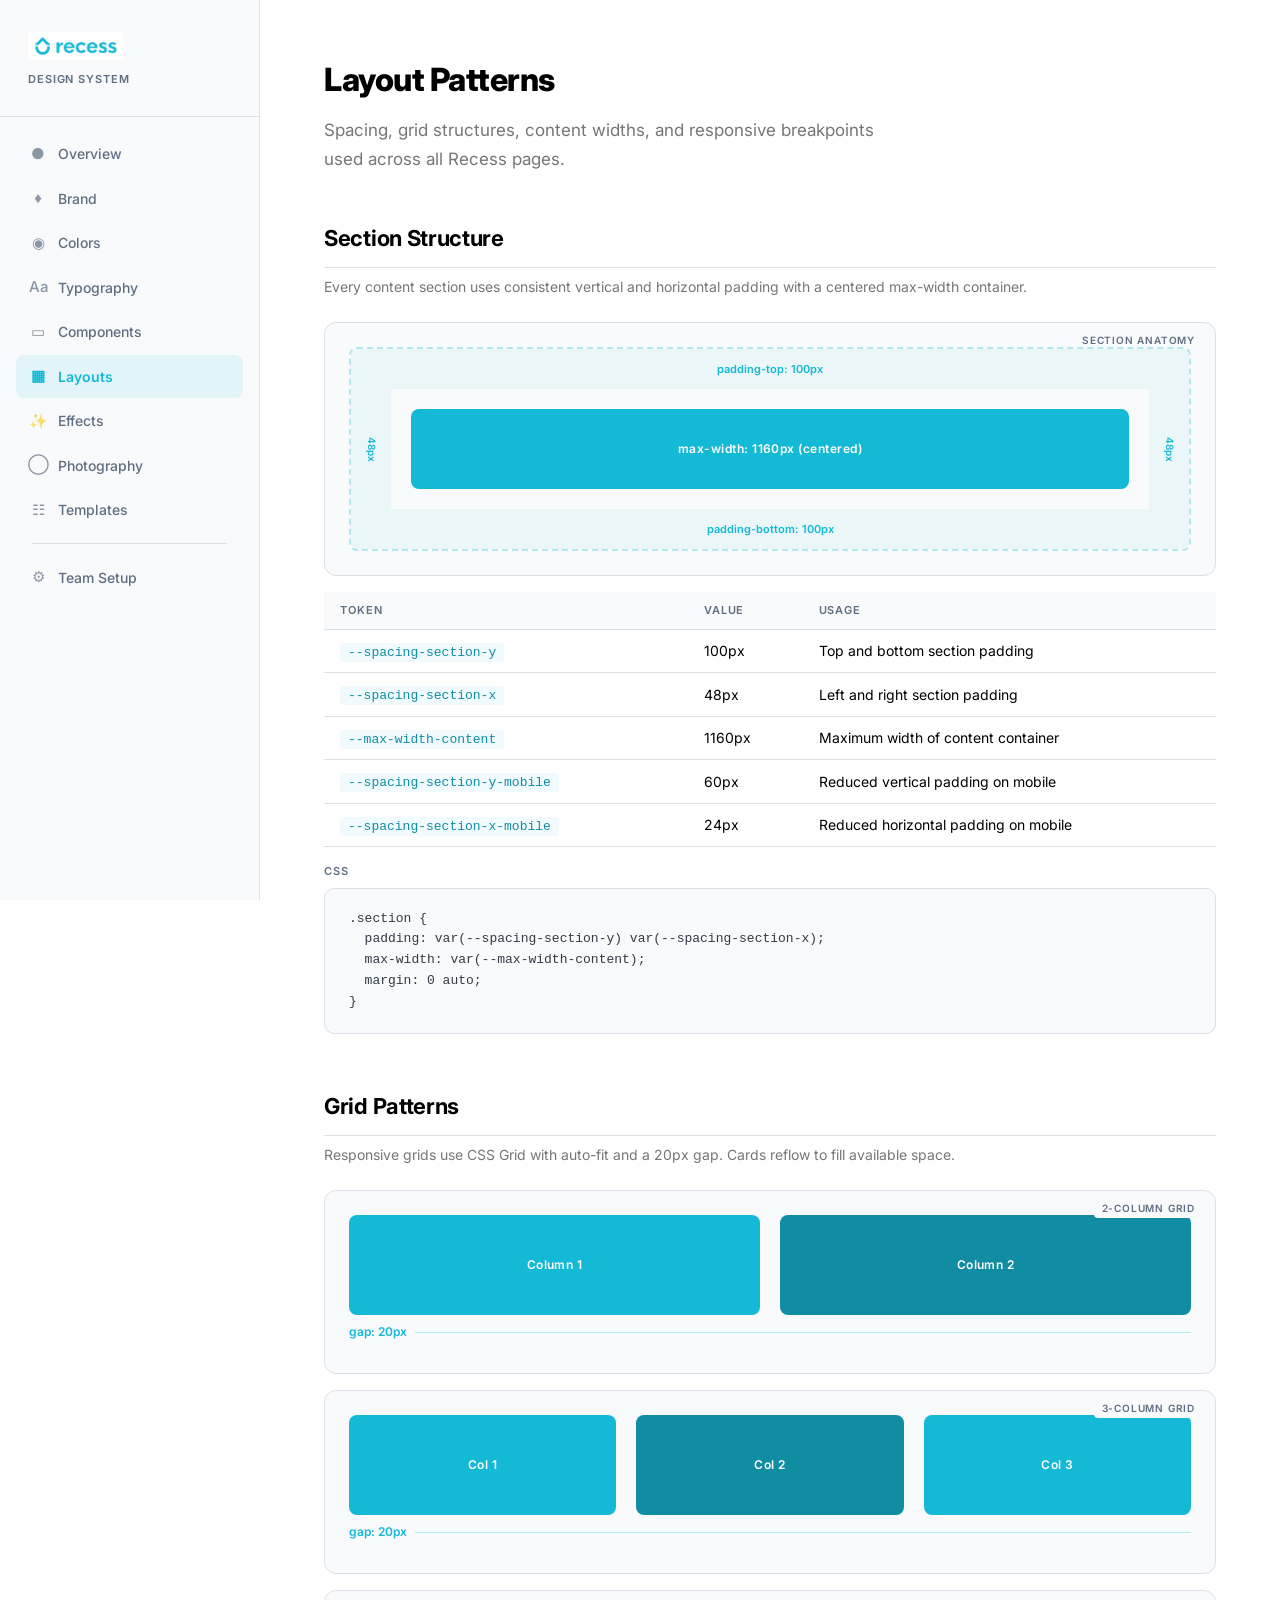
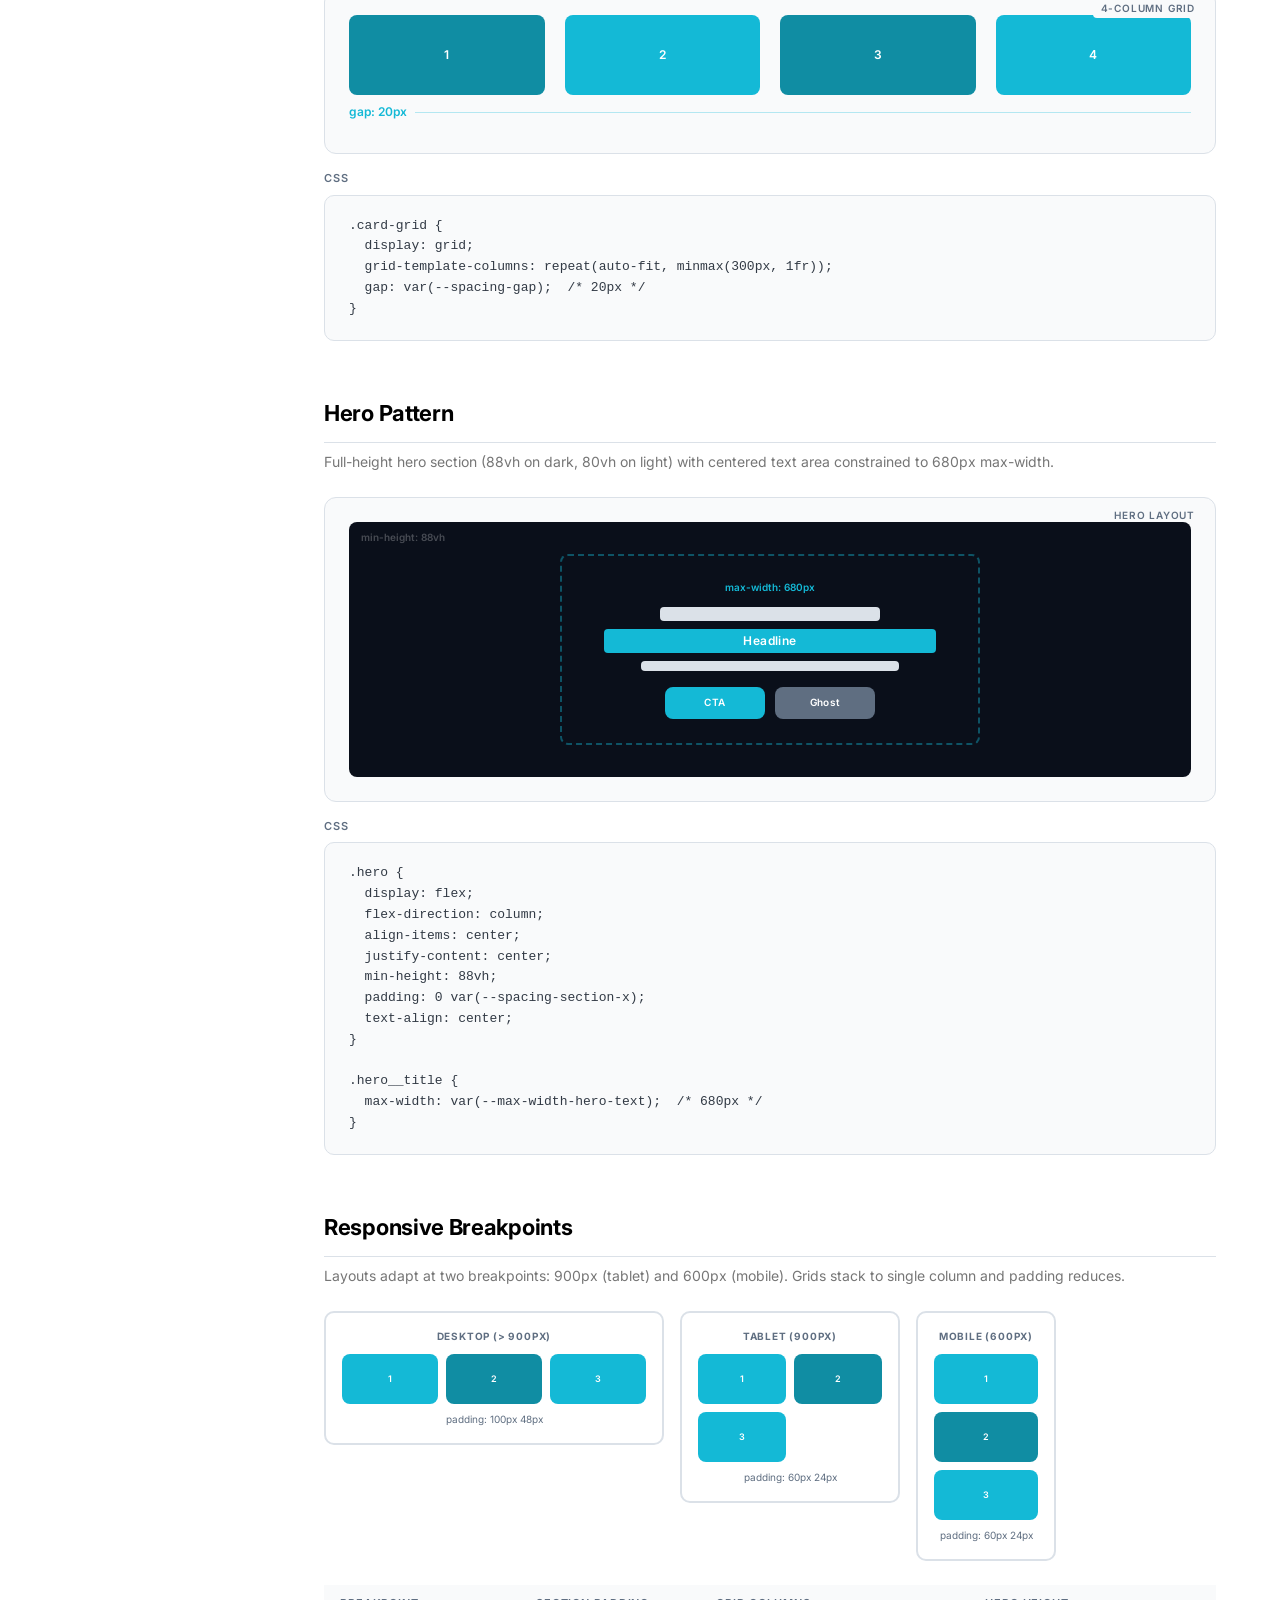
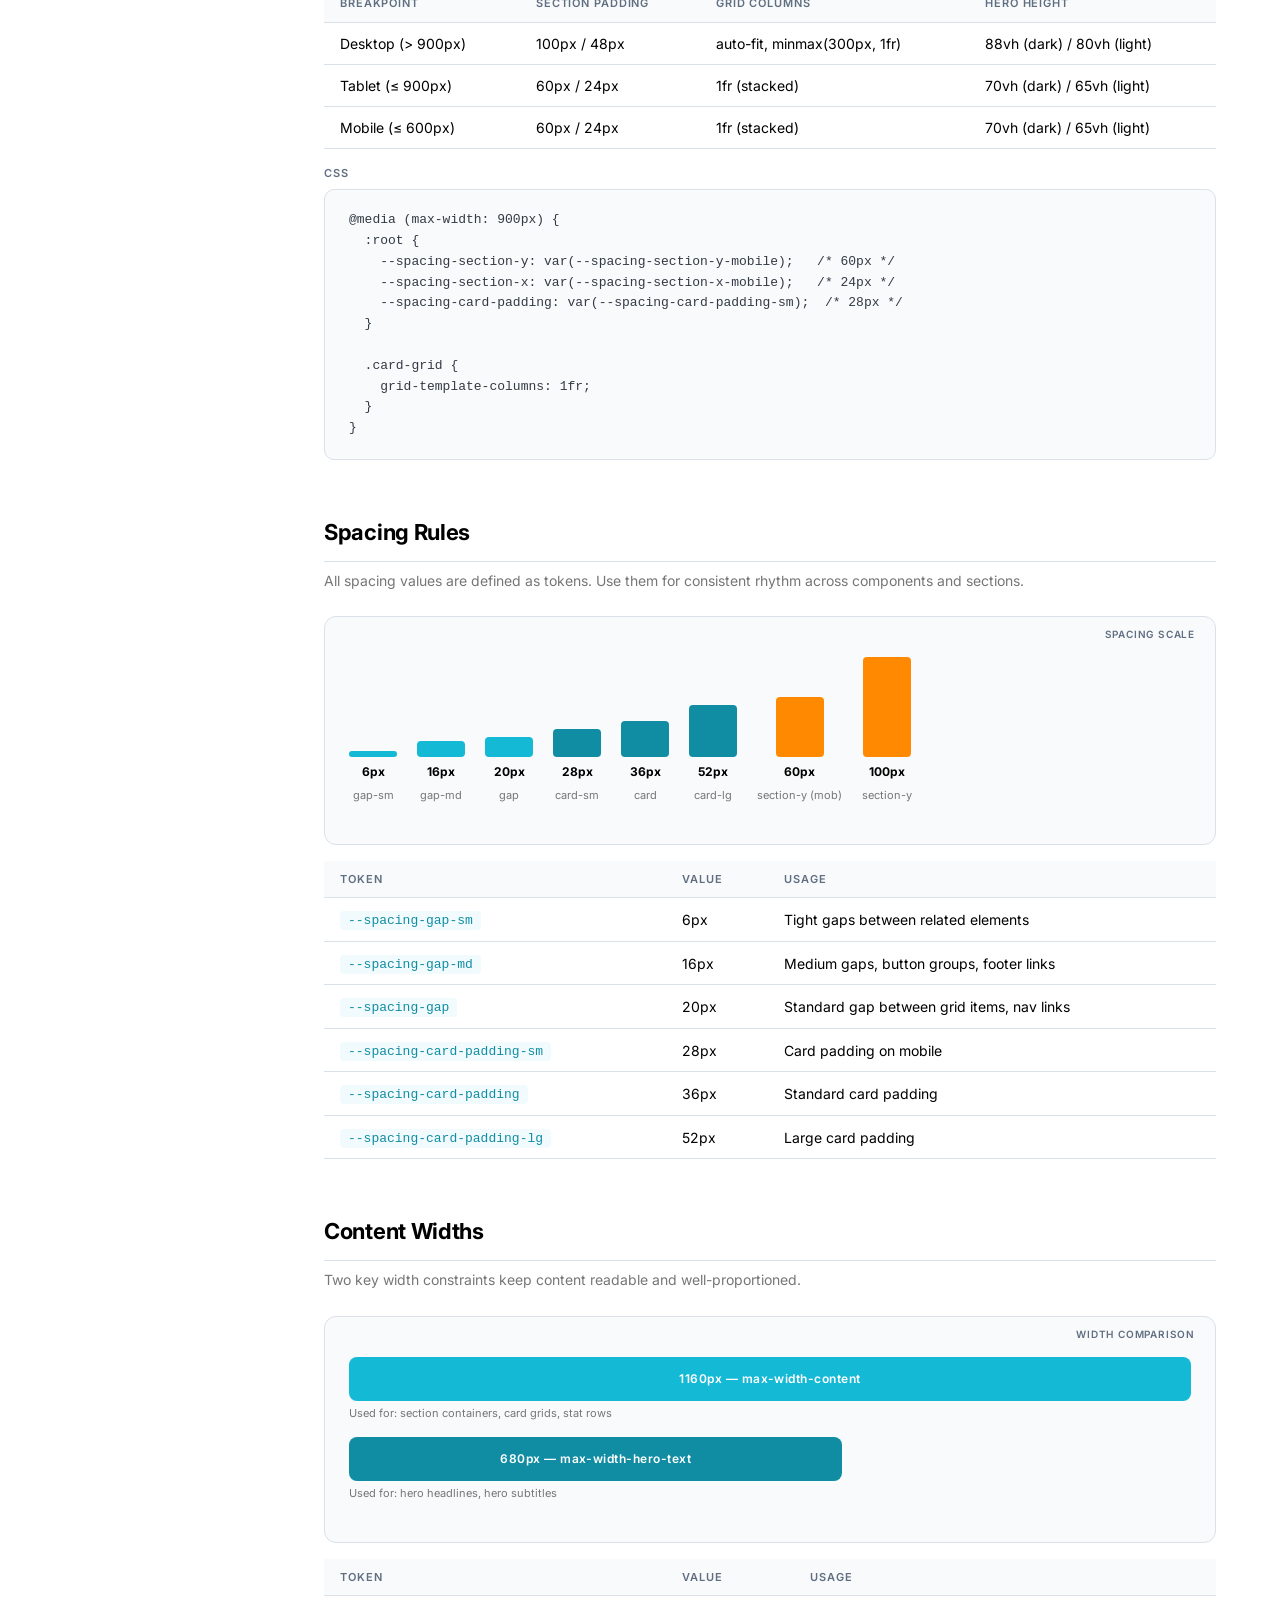
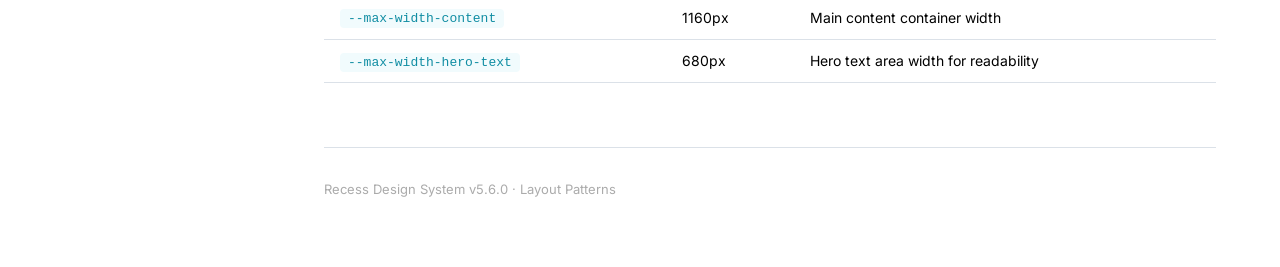
<file: layouts.html>
<!DOCTYPE html>
<html lang="en">
<head>
  <meta charset="UTF-8">
  <meta name="viewport" content="width=device-width, initial-scale=1.0">
  <title>Layouts - Recess Design System</title>
  <link rel="stylesheet" href="brand/tokens.css">
  <style>
    /* ── Layout ──────────────────────────────────────────────────────── */
    body {
      margin: 0;
      background: #ffffff;
      color: var(--text-black);
      display: flex;
      min-height: 100vh;
    }

    /* ── Sidebar ─────────────────────────────────────────────────────── */
    .sidebar {
      width: 260px;
      min-height: 100vh;
      background: var(--color-grey-50);
      border-right: 1px solid var(--color-grey-200);
      padding: 32px 0;
      position: fixed;
      top: 0;
      left: 0;
      overflow-y: auto;
    }

    .sidebar-logo {
      padding: 0 28px 28px;
      border-bottom: 1px solid var(--color-grey-200);
      margin-bottom: 16px;
    }

    .sidebar-logo span {
      font-size: 22px;
      font-weight: 900;
      letter-spacing: -0.5px;
      color: var(--color-aqua);
    }

    .sidebar-logo small {
      display: block;
      font-size: 11px;
      font-weight: 600;
      letter-spacing: 0.08em;
      text-transform: uppercase;
      color: var(--color-grey-500);
      margin-top: 4px;
    }

    .sidebar nav {
      padding: 0 16px;
    }

    .sidebar nav a {
      display: flex;
      align-items: center;
      gap: 10px;
      padding: 10px 12px;
      border-radius: 8px;
      text-decoration: none;
      font-size: 14px;
      font-weight: 500;
      color: var(--color-grey-500);
      transition: all 0.15s ease;
      margin-bottom: 2px;
    }

    .sidebar nav a:hover {
      background: rgba(20, 185, 214, 0.06);
      color: var(--color-sea-green);
    }

    .sidebar nav a.active {
      background: rgba(20, 185, 214, 0.10);
      color: var(--color-aqua);
      font-weight: 600;
    }

    .sidebar nav a .nav-icon {
      width: 20px;
      text-align: center;
      font-size: 15px;
      opacity: 0.7;
    }

    .sidebar nav a.active .nav-icon {
      opacity: 1;
    }

    /* ── Main Content ────────────────────────────────────────────────── */
    .main {
      margin-left: 260px;
      flex: 1;
      padding: 56px 64px 80px;
      max-width: 1080px;
    }

    /* ── Page Header ─────────────────────────────────────────────────── */
    .page-header {
      margin-bottom: 48px;
    }

    .page-header h1 {
      font-size: 32px;
      font-weight: 800;
      letter-spacing: -0.5px;
      color: var(--text-black);
      margin-bottom: 12px;
    }

    .page-header p {
      font-size: 17px;
      line-height: 1.7;
      color: var(--text-body);
      max-width: 560px;
    }

    /* ── Layout Section ──────────────────────────────────────────────── */
    .layout-section {
      margin-bottom: 56px;
    }

    .layout-section h2 {
      font-size: 22px;
      font-weight: 700;
      letter-spacing: -0.3px;
      color: var(--text-black);
      margin-bottom: 8px;
      padding-bottom: 12px;
      border-bottom: 1px solid var(--color-grey-200);
    }

    .layout-section > p {
      font-size: 14px;
      line-height: 1.6;
      color: var(--text-body);
      margin-bottom: 24px;
    }

    /* ── Wireframe Container ─────────────────────────────────────────── */
    .wireframe {
      background: var(--color-grey-50);
      border: 1px solid var(--color-grey-200);
      border-radius: 12px;
      padding: 24px;
      margin-bottom: 16px;
      position: relative;
    }

    .wireframe-label {
      position: absolute;
      top: 8px;
      right: 12px;
      font-size: 10px;
      font-weight: 600;
      text-transform: uppercase;
      letter-spacing: 0.08em;
      color: var(--color-grey-500);
      background: var(--color-grey-50);
      padding: 2px 8px;
      border-radius: 4px;
    }

    /* ── Placeholder Boxes ───────────────────────────────────────────── */
    .box {
      border-radius: 8px;
      display: flex;
      align-items: center;
      justify-content: center;
      font-size: 12px;
      font-weight: 600;
      letter-spacing: 0.04em;
      color: #ffffff;
    }

    .box.aqua { background: var(--color-aqua); }
    .box.sea-green { background: var(--color-sea-green); }
    .box.navy { background: var(--color-navy); color: var(--text-white-60); }
    .box.grey { background: var(--color-grey-500); }
    .box.orange { background: var(--color-orange); }
    .box.light-grey {
      background: var(--color-grey-200);
      color: var(--color-grey-500);
    }

    /* ── Token Table ─────────────────────────────────────────────────── */
    .token-table {
      width: 100%;
      border-collapse: collapse;
      font-size: 14px;
      margin-bottom: 16px;
    }

    .token-table th {
      text-align: left;
      padding: 10px 16px;
      font-weight: 600;
      font-size: 11px;
      text-transform: uppercase;
      letter-spacing: 0.08em;
      color: var(--color-grey-500);
      background: var(--color-grey-50);
      border-bottom: 1px solid var(--color-grey-200);
    }

    .token-table td {
      padding: 10px 16px;
      border-bottom: 1px solid var(--color-grey-200);
      color: var(--text-black);
    }

    .token-table td code {
      font-family: 'SF Mono', 'Fira Code', 'Consolas', monospace;
      font-size: 13px;
      background: rgba(20, 185, 214, 0.06);
      color: var(--color-sea-green);
      padding: 2px 8px;
      border-radius: 4px;
    }

    /* ── Spacing Ruler ───────────────────────────────────────────────── */
    .spacing-ruler {
      display: flex;
      align-items: stretch;
      gap: 12px;
      margin-bottom: 16px;
    }

    .spacing-item {
      display: flex;
      flex-direction: column;
      align-items: center;
      gap: 6px;
    }

    .spacing-bar {
      border-radius: 4px;
      width: 48px;
    }

    .spacing-value {
      font-size: 12px;
      font-weight: 700;
      color: var(--text-black);
    }

    .spacing-name {
      font-size: 11px;
      color: var(--text-body);
      text-align: center;
    }

    /* ── Code Block ──────────────────────────────────────────────────── */
    .code-block {
      background: var(--color-grey-50);
      border: 1px solid var(--color-grey-200);
      border-radius: 10px;
      padding: 20px 24px;
      overflow-x: auto;
      margin-bottom: 8px;
    }

    .code-block pre {
      margin: 0;
      font-family: 'SF Mono', 'Fira Code', 'Consolas', monospace;
      font-size: 13px;
      line-height: 1.6;
      color: var(--color-grey-800);
    }

    .code-label {
      font-size: 11px;
      font-weight: 600;
      text-transform: uppercase;
      letter-spacing: 0.08em;
      color: var(--color-grey-500);
      margin-bottom: 8px;
    }

    /* ── Responsive Comparison ───────────────────────────────────────── */
    .responsive-row {
      display: flex;
      gap: 16px;
      align-items: flex-start;
    }

    .responsive-frame {
      border: 2px solid var(--color-grey-200);
      border-radius: 10px;
      padding: 16px;
      background: #ffffff;
      flex-shrink: 0;
    }

    .responsive-frame .frame-label {
      font-size: 10px;
      font-weight: 700;
      text-transform: uppercase;
      letter-spacing: 0.08em;
      color: var(--color-grey-500);
      margin-bottom: 10px;
      text-align: center;
    }

    /* ── Annotation Arrows ───────────────────────────────────────────── */
    .annotation {
      display: flex;
      align-items: center;
      gap: 8px;
      font-size: 12px;
      font-weight: 600;
      color: var(--color-aqua);
      margin: 8px 0;
    }

    .annotation .line {
      flex: 1;
      height: 1px;
      background: var(--color-aqua);
      opacity: 0.3;
    }

    /* ── Footer ───────────────────────────────────────────────────────── */
    .footer {
      margin-top: 64px;
      padding-top: 32px;
      border-top: 1px solid var(--color-grey-200);
      font-size: 13px;
      color: var(--text-placeholder);
    }

    /* ── Responsive ───────────────────────────────────────────────────── */
    @media (max-width: 900px) {
      .sidebar { display: none; }
      .main {
        margin-left: 0;
        padding: 32px 24px 60px;
      }
      .responsive-row {
        flex-direction: column;
      }
    }
  </style>
</head>
<body>
  <!-- Sidebar Navigation -->
  <aside class="sidebar">
    <div class="sidebar-logo">
      <img src="assets/logo-full-aqua.png" alt="Recess" style="height: 28px;">
      <small>Design System</small>
    </div>
    <nav>
      <a href="index.html">
        <span class="nav-icon">&#9679;</span> Overview
      </a>
      <a href="brand.html">
        <span class="nav-icon">&#9830;</span> Brand
      </a>
      <a href="colors.html">
        <span class="nav-icon">&#9673;</span> Colors
      </a>
      <a href="typography.html">
        <span class="nav-icon">Aa</span> Typography
      </a>
      <a href="components.html">
        <span class="nav-icon">&#9645;</span> Components
      </a>
      <a href="layouts.html" class="active">
        <span class="nav-icon">&#9638;</span> Layouts
      </a>
      <a href="effects.html">
        <span class="nav-icon">&#10024;</span> Effects
      </a>
      <a href="photography.html">
        <span class="nav-icon">&#9711;</span> Photography
      </a>
      <a href="templates.html">
        <span class="nav-icon">&#9783;</span> Templates
      </a>
      <div style="height:1px;background:var(--color-grey-200);margin:12px 16px;"></div>
      <a href="setup.html">
        <span class="nav-icon">&#9881;</span> Team Setup
      </a>
    </nav>
  </aside>

  <!-- Main Content -->
  <main class="main">
    <div class="page-header">
      <h1>Layout Patterns</h1>
      <p>Spacing, grid structures, content widths, and responsive breakpoints used across all Recess pages.</p>
    </div>

    <!-- ━━━━━━━━━━━━━━━━ SECTION STRUCTURE ━━━━━━━━━━━━━━━━ -->
    <section class="layout-section">
      <h2>Section Structure</h2>
      <p>Every content section uses consistent vertical and horizontal padding with a centered max-width container.</p>

      <div class="wireframe">
        <div class="wireframe-label">Section Anatomy</div>
        <!-- Outer padding visualization -->
        <div style="border: 2px dashed rgba(20, 185, 214, 0.3); border-radius: 8px; padding: 0; position: relative;">
          <!-- Top padding -->
          <div style="height: 40px; background: rgba(20, 185, 214, 0.06); display: flex; align-items: center; justify-content: center; border-radius: 6px 6px 0 0;">
            <span style="font-size: 11px; font-weight: 600; color: var(--color-aqua);">padding-top: 100px</span>
          </div>
          <!-- Content row with side padding -->
          <div style="display: flex;">
            <div style="width: 40px; background: rgba(20, 185, 214, 0.06); display: flex; align-items: center; justify-content: center; writing-mode: vertical-rl; text-orientation: mixed;">
              <span style="font-size: 10px; font-weight: 600; color: var(--color-aqua);">48px</span>
            </div>
            <div style="flex: 1; padding: 20px;">
              <div class="box aqua" style="height: 80px; max-width: 100%;">max-width: 1160px (centered)</div>
            </div>
            <div style="width: 40px; background: rgba(20, 185, 214, 0.06); display: flex; align-items: center; justify-content: center; writing-mode: vertical-rl; text-orientation: mixed;">
              <span style="font-size: 10px; font-weight: 600; color: var(--color-aqua);">48px</span>
            </div>
          </div>
          <!-- Bottom padding -->
          <div style="height: 40px; background: rgba(20, 185, 214, 0.06); display: flex; align-items: center; justify-content: center; border-radius: 0 0 6px 6px;">
            <span style="font-size: 11px; font-weight: 600; color: var(--color-aqua);">padding-bottom: 100px</span>
          </div>
        </div>
      </div>

      <table class="token-table">
        <thead>
          <tr>
            <th>Token</th>
            <th>Value</th>
            <th>Usage</th>
          </tr>
        </thead>
        <tbody>
          <tr>
            <td><code>--spacing-section-y</code></td>
            <td>100px</td>
            <td>Top and bottom section padding</td>
          </tr>
          <tr>
            <td><code>--spacing-section-x</code></td>
            <td>48px</td>
            <td>Left and right section padding</td>
          </tr>
          <tr>
            <td><code>--max-width-content</code></td>
            <td>1160px</td>
            <td>Maximum width of content container</td>
          </tr>
          <tr>
            <td><code>--spacing-section-y-mobile</code></td>
            <td>60px</td>
            <td>Reduced vertical padding on mobile</td>
          </tr>
          <tr>
            <td><code>--spacing-section-x-mobile</code></td>
            <td>24px</td>
            <td>Reduced horizontal padding on mobile</td>
          </tr>
        </tbody>
      </table>

      <div class="code-label">CSS</div>
      <div class="code-block">
        <pre><code>.section {
  padding: var(--spacing-section-y) var(--spacing-section-x);
  max-width: var(--max-width-content);
  margin: 0 auto;
}</code></pre>
      </div>
    </section>

    <!-- ━━━━━━━━━━━━━━━━ GRID PATTERNS ━━━━━━━━━━━━━━━━ -->
    <section class="layout-section">
      <h2>Grid Patterns</h2>
      <p>Responsive grids use CSS Grid with auto-fit and a 20px gap. Cards reflow to fill available space.</p>

      <!-- 2-Column -->
      <div class="wireframe">
        <div class="wireframe-label">2-Column Grid</div>
        <div style="display: grid; grid-template-columns: 1fr 1fr; gap: 20px;">
          <div class="box aqua" style="height: 100px;">Column 1</div>
          <div class="box sea-green" style="height: 100px;">Column 2</div>
        </div>
        <div class="annotation">
          <span>gap: 20px</span>
          <div class="line"></div>
        </div>
      </div>

      <!-- 3-Column -->
      <div class="wireframe">
        <div class="wireframe-label">3-Column Grid</div>
        <div style="display: grid; grid-template-columns: 1fr 1fr 1fr; gap: 20px;">
          <div class="box aqua" style="height: 100px;">Col 1</div>
          <div class="box sea-green" style="height: 100px;">Col 2</div>
          <div class="box aqua" style="height: 100px;">Col 3</div>
        </div>
        <div class="annotation">
          <span>gap: 20px</span>
          <div class="line"></div>
        </div>
      </div>

      <!-- 4-Column -->
      <div class="wireframe">
        <div class="wireframe-label">4-Column Grid</div>
        <div style="display: grid; grid-template-columns: 1fr 1fr 1fr 1fr; gap: 20px;">
          <div class="box sea-green" style="height: 80px;">1</div>
          <div class="box aqua" style="height: 80px;">2</div>
          <div class="box sea-green" style="height: 80px;">3</div>
          <div class="box aqua" style="height: 80px;">4</div>
        </div>
        <div class="annotation">
          <span>gap: 20px</span>
          <div class="line"></div>
        </div>
      </div>

      <div class="code-label">CSS</div>
      <div class="code-block">
        <pre><code>.card-grid {
  display: grid;
  grid-template-columns: repeat(auto-fit, minmax(300px, 1fr));
  gap: var(--spacing-gap);  /* 20px */
}</code></pre>
      </div>
    </section>

    <!-- ━━━━━━━━━━━━━━━━ HERO PATTERN ━━━━━━━━━━━━━━━━ -->
    <section class="layout-section">
      <h2>Hero Pattern</h2>
      <p>Full-height hero section (88vh on dark, 80vh on light) with centered text area constrained to 680px max-width.</p>

      <div class="wireframe">
        <div class="wireframe-label">Hero Layout</div>
        <div style="background: var(--color-navy); border-radius: 8px; min-height: 240px; display: flex; flex-direction: column; align-items: center; justify-content: center; padding: 32px; position: relative;">
          <div style="position: absolute; top: 8px; left: 12px; font-size: 10px; font-weight: 600; color: var(--text-white-25);">min-height: 88vh</div>
          <!-- Text zone -->
          <div style="border: 2px dashed rgba(20, 185, 214, 0.4); border-radius: 8px; padding: 24px; max-width: 420px; width: 100%; text-align: center;">
            <div style="font-size: 10px; font-weight: 600; color: var(--color-aqua); margin-bottom: 12px;">max-width: 680px</div>
            <div class="box light-grey" style="height: 14px; width: 60%; margin: 0 auto 8px; border-radius: 4px;"></div>
            <div class="box aqua" style="height: 24px; width: 90%; margin: 0 auto 8px; border-radius: 4px;">Headline</div>
            <div class="box light-grey" style="height: 10px; width: 70%; margin: 0 auto 16px; border-radius: 4px;"></div>
            <div style="display: flex; gap: 10px; justify-content: center;">
              <div class="box aqua" style="height: 32px; width: 100px; border-radius: 8px; font-size: 10px;">CTA</div>
              <div class="box grey" style="height: 32px; width: 100px; border-radius: 8px; font-size: 10px;">Ghost</div>
            </div>
          </div>
        </div>
      </div>

      <div class="code-label">CSS</div>
      <div class="code-block">
        <pre><code>.hero {
  display: flex;
  flex-direction: column;
  align-items: center;
  justify-content: center;
  min-height: 88vh;
  padding: 0 var(--spacing-section-x);
  text-align: center;
}

.hero__title {
  max-width: var(--max-width-hero-text);  /* 680px */
}</code></pre>
      </div>
    </section>

    <!-- ━━━━━━━━━━━━━━━━ RESPONSIVE BREAKPOINTS ━━━━━━━━━━━━━━━━ -->
    <section class="layout-section">
      <h2>Responsive Breakpoints</h2>
      <p>Layouts adapt at two breakpoints: 900px (tablet) and 600px (mobile). Grids stack to single column and padding reduces.</p>

      <div class="responsive-row">
        <!-- Desktop -->
        <div class="responsive-frame" style="width: 340px;">
          <div class="frame-label">Desktop (&gt; 900px)</div>
          <div style="display: grid; grid-template-columns: 1fr 1fr 1fr; gap: 8px;">
            <div class="box aqua" style="height: 50px; font-size: 9px;">1</div>
            <div class="box sea-green" style="height: 50px; font-size: 9px;">2</div>
            <div class="box aqua" style="height: 50px; font-size: 9px;">3</div>
          </div>
          <div style="font-size: 10px; color: var(--color-grey-500); margin-top: 8px; text-align: center;">padding: 100px 48px</div>
        </div>

        <!-- Tablet -->
        <div class="responsive-frame" style="width: 220px;">
          <div class="frame-label">Tablet (900px)</div>
          <div style="display: grid; grid-template-columns: 1fr 1fr; gap: 8px;">
            <div class="box aqua" style="height: 50px; font-size: 9px;">1</div>
            <div class="box sea-green" style="height: 50px; font-size: 9px;">2</div>
            <div class="box aqua" style="height: 50px; font-size: 9px;">3</div>
            <div style="height: 50px;"></div>
          </div>
          <div style="font-size: 10px; color: var(--color-grey-500); margin-top: 8px; text-align: center;">padding: 60px 24px</div>
        </div>

        <!-- Mobile -->
        <div class="responsive-frame" style="width: 140px;">
          <div class="frame-label">Mobile (600px)</div>
          <div style="display: grid; grid-template-columns: 1fr; gap: 8px;">
            <div class="box aqua" style="height: 50px; font-size: 9px;">1</div>
            <div class="box sea-green" style="height: 50px; font-size: 9px;">2</div>
            <div class="box aqua" style="height: 50px; font-size: 9px;">3</div>
          </div>
          <div style="font-size: 10px; color: var(--color-grey-500); margin-top: 8px; text-align: center;">padding: 60px 24px</div>
        </div>
      </div>

      <table class="token-table" style="margin-top: 24px;">
        <thead>
          <tr>
            <th>Breakpoint</th>
            <th>Section Padding</th>
            <th>Grid Columns</th>
            <th>Hero Height</th>
          </tr>
        </thead>
        <tbody>
          <tr>
            <td>Desktop (&gt; 900px)</td>
            <td>100px / 48px</td>
            <td>auto-fit, minmax(300px, 1fr)</td>
            <td>88vh (dark) / 80vh (light)</td>
          </tr>
          <tr>
            <td>Tablet (&le; 900px)</td>
            <td>60px / 24px</td>
            <td>1fr (stacked)</td>
            <td>70vh (dark) / 65vh (light)</td>
          </tr>
          <tr>
            <td>Mobile (&le; 600px)</td>
            <td>60px / 24px</td>
            <td>1fr (stacked)</td>
            <td>70vh (dark) / 65vh (light)</td>
          </tr>
        </tbody>
      </table>

      <div class="code-label">CSS</div>
      <div class="code-block">
        <pre><code>@media (max-width: 900px) {
  :root {
    --spacing-section-y: var(--spacing-section-y-mobile);   /* 60px */
    --spacing-section-x: var(--spacing-section-x-mobile);   /* 24px */
    --spacing-card-padding: var(--spacing-card-padding-sm);  /* 28px */
  }

  .card-grid {
    grid-template-columns: 1fr;
  }
}</code></pre>
      </div>
    </section>

    <!-- ━━━━━━━━━━━━━━━━ SPACING RULES ━━━━━━━━━━━━━━━━ -->
    <section class="layout-section">
      <h2>Spacing Rules</h2>
      <p>All spacing values are defined as tokens. Use them for consistent rhythm across components and sections.</p>

      <div class="wireframe">
        <div class="wireframe-label">Spacing Scale</div>
        <div style="display: flex; gap: 20px; align-items: flex-end; flex-wrap: wrap; padding: 16px 0;">
          <div class="spacing-item">
            <div class="spacing-bar box aqua" style="height: 6px;"></div>
            <div class="spacing-value">6px</div>
            <div class="spacing-name">gap-sm</div>
          </div>
          <div class="spacing-item">
            <div class="spacing-bar box aqua" style="height: 16px;"></div>
            <div class="spacing-value">16px</div>
            <div class="spacing-name">gap-md</div>
          </div>
          <div class="spacing-item">
            <div class="spacing-bar box aqua" style="height: 20px;"></div>
            <div class="spacing-value">20px</div>
            <div class="spacing-name">gap</div>
          </div>
          <div class="spacing-item">
            <div class="spacing-bar box sea-green" style="height: 28px;"></div>
            <div class="spacing-value">28px</div>
            <div class="spacing-name">card-sm</div>
          </div>
          <div class="spacing-item">
            <div class="spacing-bar box sea-green" style="height: 36px;"></div>
            <div class="spacing-value">36px</div>
            <div class="spacing-name">card</div>
          </div>
          <div class="spacing-item">
            <div class="spacing-bar box sea-green" style="height: 52px;"></div>
            <div class="spacing-value">52px</div>
            <div class="spacing-name">card-lg</div>
          </div>
          <div class="spacing-item">
            <div class="spacing-bar box orange" style="height: 60px;"></div>
            <div class="spacing-value">60px</div>
            <div class="spacing-name">section-y (mob)</div>
          </div>
          <div class="spacing-item">
            <div class="spacing-bar box orange" style="height: 100px;"></div>
            <div class="spacing-value">100px</div>
            <div class="spacing-name">section-y</div>
          </div>
        </div>
      </div>

      <table class="token-table">
        <thead>
          <tr>
            <th>Token</th>
            <th>Value</th>
            <th>Usage</th>
          </tr>
        </thead>
        <tbody>
          <tr>
            <td><code>--spacing-gap-sm</code></td>
            <td>6px</td>
            <td>Tight gaps between related elements</td>
          </tr>
          <tr>
            <td><code>--spacing-gap-md</code></td>
            <td>16px</td>
            <td>Medium gaps, button groups, footer links</td>
          </tr>
          <tr>
            <td><code>--spacing-gap</code></td>
            <td>20px</td>
            <td>Standard gap between grid items, nav links</td>
          </tr>
          <tr>
            <td><code>--spacing-card-padding-sm</code></td>
            <td>28px</td>
            <td>Card padding on mobile</td>
          </tr>
          <tr>
            <td><code>--spacing-card-padding</code></td>
            <td>36px</td>
            <td>Standard card padding</td>
          </tr>
          <tr>
            <td><code>--spacing-card-padding-lg</code></td>
            <td>52px</td>
            <td>Large card padding</td>
          </tr>
        </tbody>
      </table>
    </section>

    <!-- ━━━━━━━━━━━━━━━━ CONTENT WIDTHS ━━━━━━━━━━━━━━━━ -->
    <section class="layout-section">
      <h2>Content Widths</h2>
      <p>Two key width constraints keep content readable and well-proportioned.</p>

      <div class="wireframe">
        <div class="wireframe-label">Width Comparison</div>
        <div style="padding: 16px 0;">
          <!-- 1160px bar -->
          <div style="margin-bottom: 16px;">
            <div class="box aqua" style="height: 44px; width: 100%; max-width: 100%; position: relative;">
              <span>1160px &mdash; max-width-content</span>
            </div>
            <div style="font-size: 11px; color: var(--text-body); margin-top: 4px;">Used for: section containers, card grids, stat rows</div>
          </div>
          <!-- 680px bar -->
          <div>
            <div class="box sea-green" style="height: 44px; width: 58.6%; position: relative;">
              <span>680px &mdash; max-width-hero-text</span>
            </div>
            <div style="font-size: 11px; color: var(--text-body); margin-top: 4px;">Used for: hero headlines, hero subtitles</div>
          </div>
        </div>
      </div>

      <table class="token-table">
        <thead>
          <tr>
            <th>Token</th>
            <th>Value</th>
            <th>Usage</th>
          </tr>
        </thead>
        <tbody>
          <tr>
            <td><code>--max-width-content</code></td>
            <td>1160px</td>
            <td>Main content container width</td>
          </tr>
          <tr>
            <td><code>--max-width-hero-text</code></td>
            <td>680px</td>
            <td>Hero text area width for readability</td>
          </tr>
        </tbody>
      </table>
    </section>

    <div class="footer">
      Recess Design System v5.6.0 &middot; Layout Patterns
    </div>
  </main>
</body>
</html>
</file>
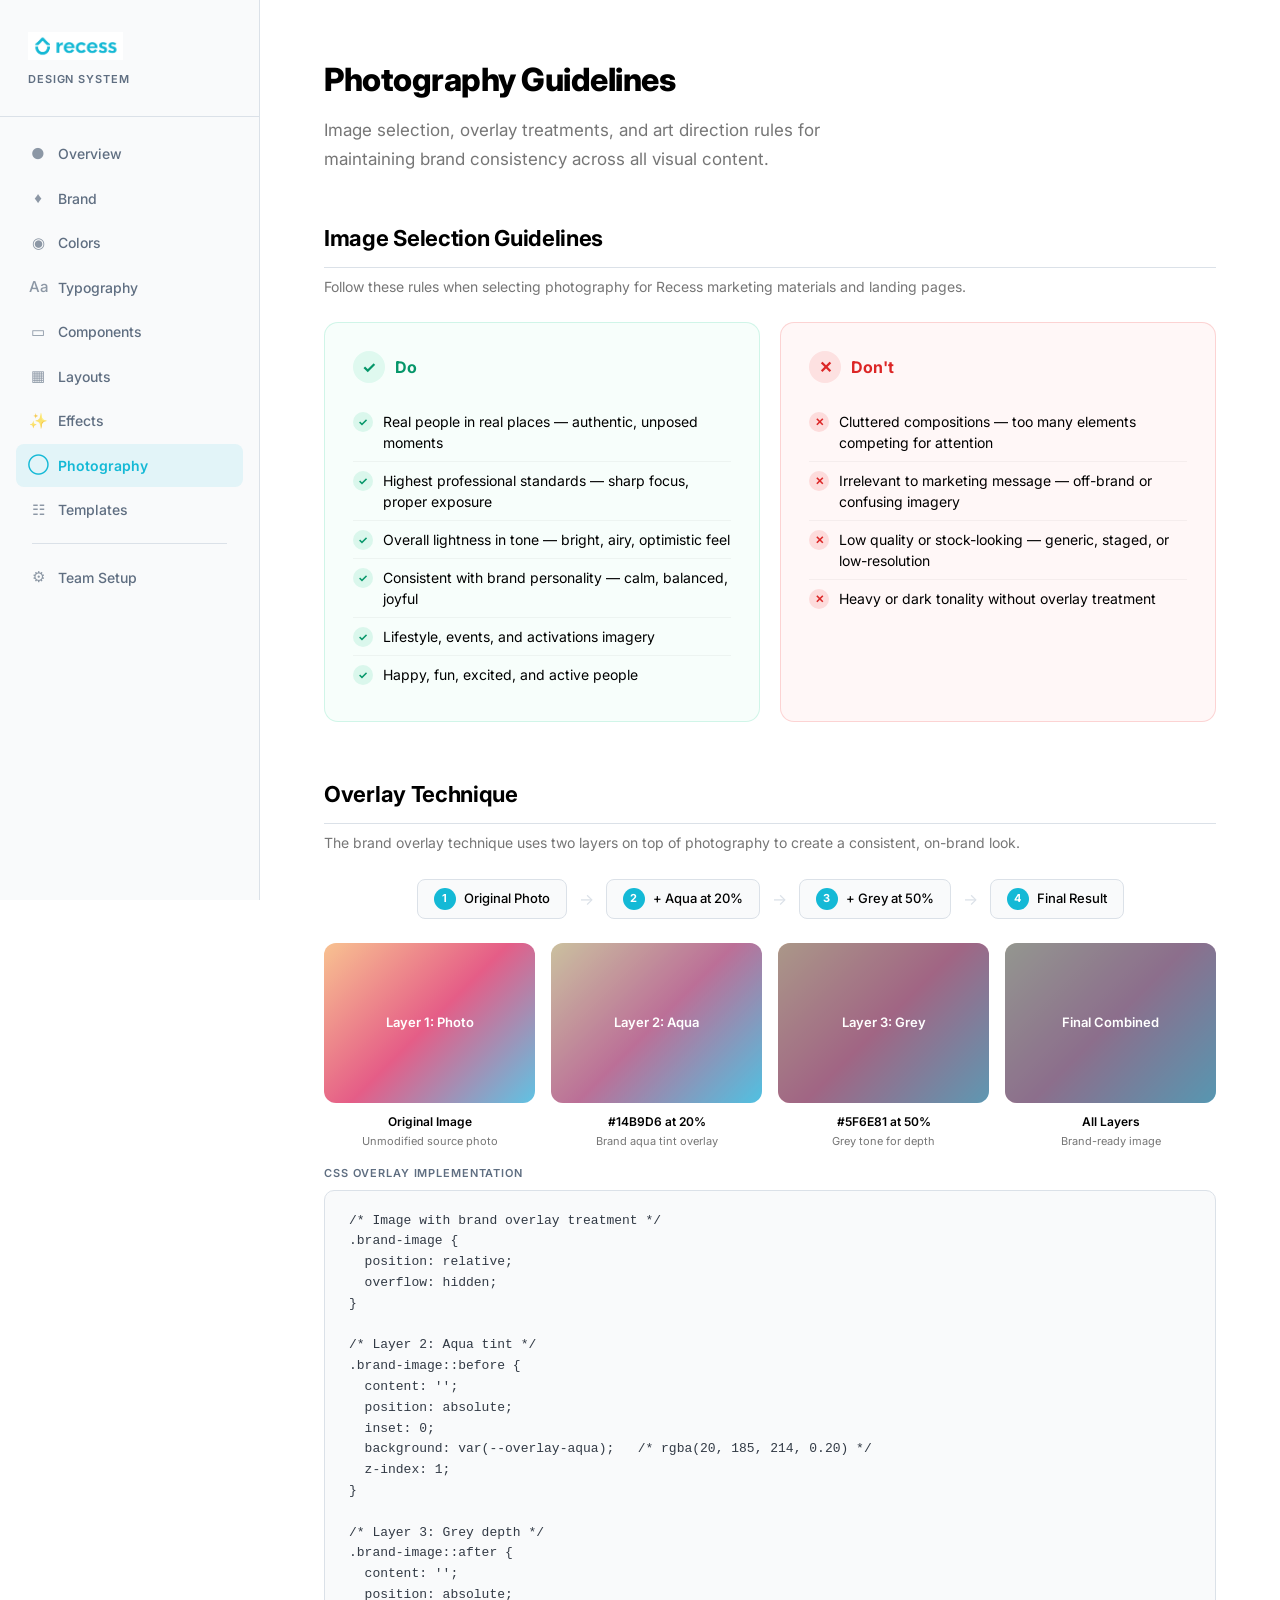
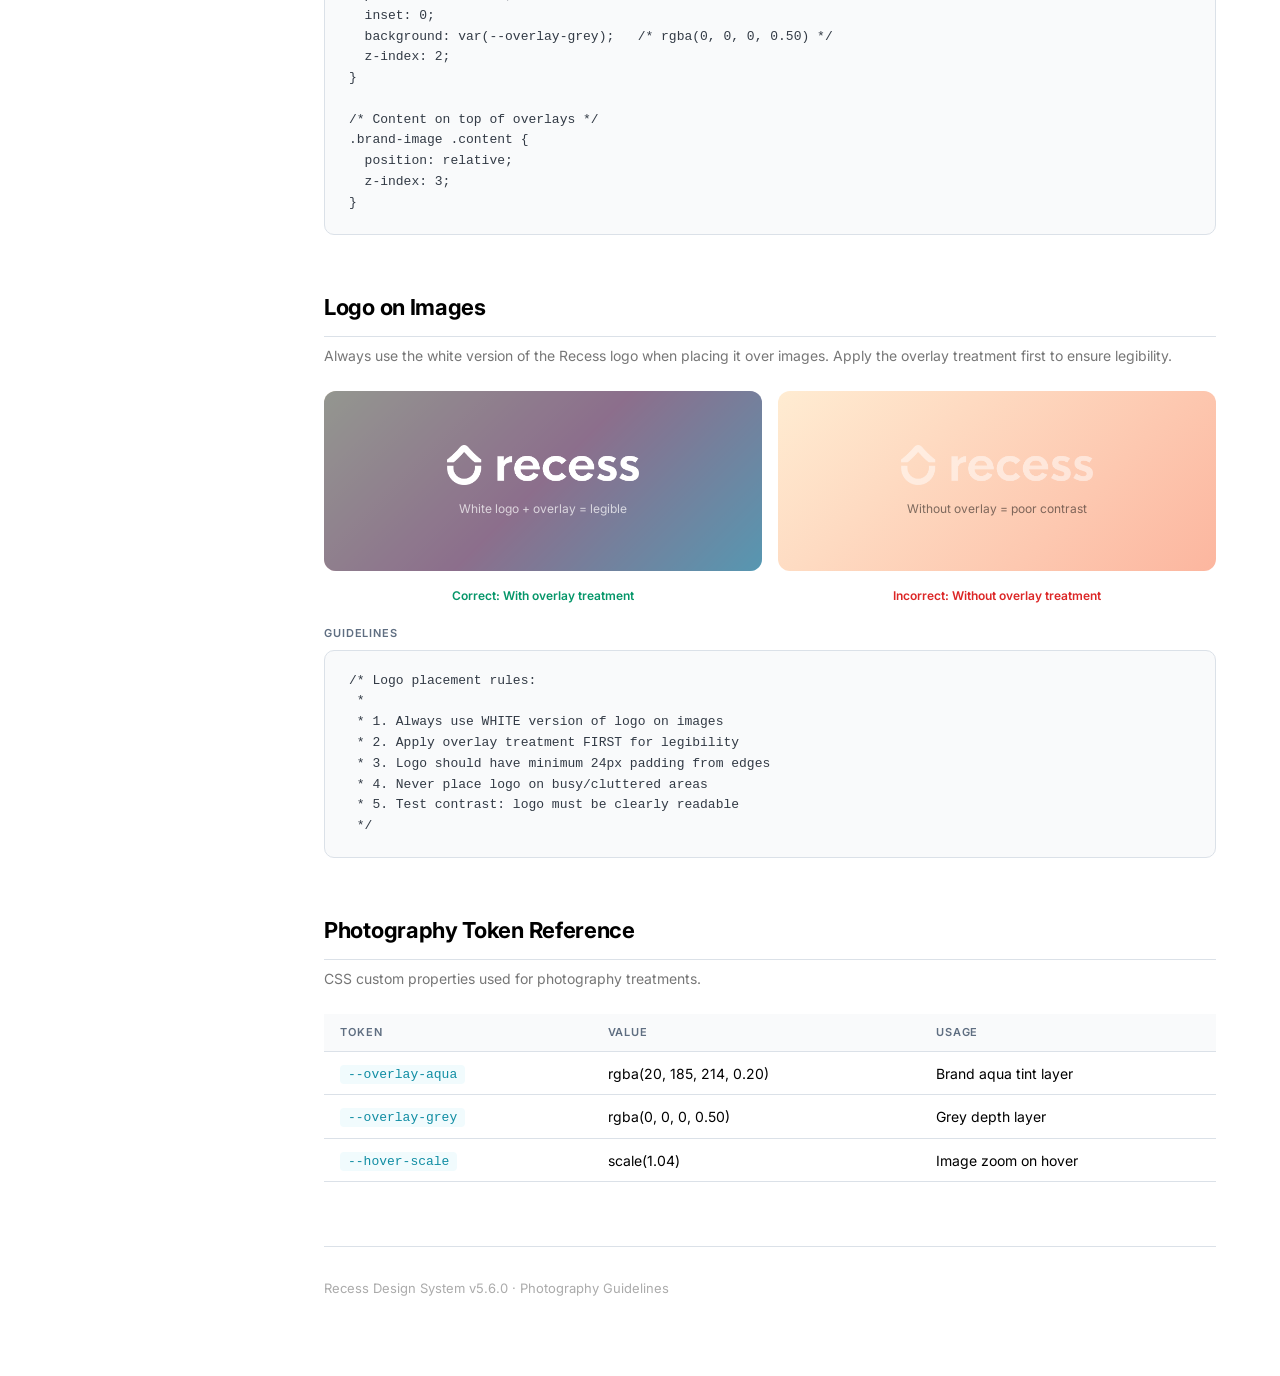
<file: photography.html>
<!DOCTYPE html>
<html lang="en">
<head>
  <meta charset="UTF-8">
  <meta name="viewport" content="width=device-width, initial-scale=1.0">
  <title>Photography - Recess Design System</title>
  <link rel="stylesheet" href="brand/tokens.css">
  <style>
    /* ── Layout ──────────────────────────────────────────────────────── */
    body {
      margin: 0;
      background: #ffffff;
      color: var(--text-black);
      display: flex;
      min-height: 100vh;
    }

    /* ── Sidebar ─────────────────────────────────────────────────────── */
    .sidebar {
      width: 260px;
      min-height: 100vh;
      background: var(--color-grey-50);
      border-right: 1px solid var(--color-grey-200);
      padding: 32px 0;
      position: fixed;
      top: 0;
      left: 0;
      overflow-y: auto;
    }

    .sidebar-logo {
      padding: 0 28px 28px;
      border-bottom: 1px solid var(--color-grey-200);
      margin-bottom: 16px;
    }

    .sidebar-logo span {
      font-size: 22px;
      font-weight: 900;
      letter-spacing: -0.5px;
      color: var(--color-aqua);
    }

    .sidebar-logo small {
      display: block;
      font-size: 11px;
      font-weight: 600;
      letter-spacing: 0.08em;
      text-transform: uppercase;
      color: var(--color-grey-500);
      margin-top: 4px;
    }

    .sidebar nav {
      padding: 0 16px;
    }

    .sidebar nav a {
      display: flex;
      align-items: center;
      gap: 10px;
      padding: 10px 12px;
      border-radius: 8px;
      text-decoration: none;
      font-size: 14px;
      font-weight: 500;
      color: var(--color-grey-500);
      transition: all 0.15s ease;
      margin-bottom: 2px;
    }

    .sidebar nav a:hover {
      background: rgba(20, 185, 214, 0.06);
      color: var(--color-sea-green);
    }

    .sidebar nav a.active {
      background: rgba(20, 185, 214, 0.10);
      color: var(--color-aqua);
      font-weight: 600;
    }

    .sidebar nav a .nav-icon {
      width: 20px;
      text-align: center;
      font-size: 15px;
      opacity: 0.7;
    }

    .sidebar nav a.active .nav-icon {
      opacity: 1;
    }

    /* ── Main Content ────────────────────────────────────────────────── */
    .main {
      margin-left: 260px;
      flex: 1;
      padding: 56px 64px 80px;
      max-width: 1080px;
    }

    /* ── Page Header ─────────────────────────────────────────────────── */
    .page-header {
      margin-bottom: 48px;
    }

    .page-header h1 {
      font-size: 32px;
      font-weight: 800;
      letter-spacing: -0.5px;
      color: var(--text-black);
      margin-bottom: 12px;
    }

    .page-header p {
      font-size: 17px;
      line-height: 1.7;
      color: var(--text-body);
      max-width: 560px;
    }

    /* ── Photo Section ───────────────────────────────────────────────── */
    .photo-section {
      margin-bottom: 56px;
    }

    .photo-section h2 {
      font-size: 22px;
      font-weight: 700;
      letter-spacing: -0.3px;
      color: var(--text-black);
      margin-bottom: 8px;
      padding-bottom: 12px;
      border-bottom: 1px solid var(--color-grey-200);
    }

    .photo-section > p {
      font-size: 14px;
      line-height: 1.6;
      color: var(--text-body);
      margin-bottom: 24px;
    }

    /* ── Do / Don't Cards ────────────────────────────────────────────── */
    .guidelines-grid {
      display: grid;
      grid-template-columns: 1fr 1fr;
      gap: 20px;
      margin-bottom: 24px;
    }

    .guideline-card {
      border-radius: 14px;
      padding: 28px;
      border: 1px solid;
    }

    .guideline-card.do {
      background: rgba(52, 211, 153, 0.04);
      border-color: rgba(52, 211, 153, 0.20);
    }

    .guideline-card.dont {
      background: rgba(239, 68, 68, 0.04);
      border-color: rgba(239, 68, 68, 0.20);
    }

    .guideline-card .card-header {
      display: flex;
      align-items: center;
      gap: 10px;
      margin-bottom: 20px;
    }

    .guideline-card .card-header .icon {
      width: 32px;
      height: 32px;
      border-radius: 50%;
      display: flex;
      align-items: center;
      justify-content: center;
      font-size: 16px;
      font-weight: 700;
    }

    .guideline-card.do .icon {
      background: rgba(52, 211, 153, 0.12);
      color: #059669;
    }

    .guideline-card.dont .icon {
      background: rgba(239, 68, 68, 0.12);
      color: #dc2626;
    }

    .guideline-card .card-header h3 {
      font-size: 16px;
      font-weight: 700;
    }

    .guideline-card.do .card-header h3 {
      color: #059669;
    }

    .guideline-card.dont .card-header h3 {
      color: #dc2626;
    }

    .guideline-list {
      list-style: none;
      padding: 0;
      margin: 0;
    }

    .guideline-list li {
      display: flex;
      align-items: flex-start;
      gap: 10px;
      padding: 8px 0;
      font-size: 14px;
      line-height: 1.5;
      color: var(--text-black);
      border-bottom: 1px solid rgba(0, 0, 0, 0.04);
    }

    .guideline-list li:last-child {
      border-bottom: none;
    }

    .guideline-list li .check {
      flex-shrink: 0;
      width: 20px;
      height: 20px;
      border-radius: 50%;
      display: flex;
      align-items: center;
      justify-content: center;
      font-size: 11px;
      font-weight: 700;
      margin-top: 1px;
    }

    .guideline-card.do .check {
      background: rgba(52, 211, 153, 0.15);
      color: #059669;
    }

    .guideline-card.dont .check {
      background: rgba(239, 68, 68, 0.15);
      color: #dc2626;
    }

    /* ── Overlay Demo ────────────────────────────────────────────────── */
    .overlay-demo {
      display: grid;
      grid-template-columns: repeat(4, 1fr);
      gap: 16px;
      margin-bottom: 16px;
    }

    .overlay-step {
      text-align: center;
    }

    .overlay-box {
      height: 160px;
      border-radius: 12px;
      display: flex;
      align-items: center;
      justify-content: center;
      font-size: 13px;
      font-weight: 600;
      color: #ffffff;
      position: relative;
      overflow: hidden;
      margin-bottom: 10px;
    }

    .overlay-box.step-1 {
      background: linear-gradient(135deg, #f8c291, #e55d87, #5fc3e4);
    }

    .overlay-box.step-2 {
      background: linear-gradient(135deg, #f8c291, #e55d87, #5fc3e4);
    }

    .overlay-box.step-2::after {
      content: '';
      position: absolute;
      inset: 0;
      background: rgba(20, 185, 214, 0.20);
    }

    .overlay-box.step-3 {
      background: linear-gradient(135deg, #f8c291, #e55d87, #5fc3e4);
    }

    .overlay-box.step-3::after {
      content: '';
      position: absolute;
      inset: 0;
      background: rgba(95, 110, 129, 0.50);
    }

    .overlay-box.step-4 {
      background: linear-gradient(135deg, #f8c291, #e55d87, #5fc3e4);
    }

    .overlay-box.step-4::before {
      content: '';
      position: absolute;
      inset: 0;
      background: rgba(20, 185, 214, 0.20);
      z-index: 1;
    }

    .overlay-box.step-4::after {
      content: '';
      position: absolute;
      inset: 0;
      background: rgba(95, 110, 129, 0.50);
      z-index: 2;
    }

    .overlay-box span {
      position: relative;
      z-index: 3;
    }

    .overlay-step .step-label {
      font-size: 12px;
      font-weight: 600;
      color: var(--text-black);
      margin-bottom: 2px;
    }

    .overlay-step .step-desc {
      font-size: 11px;
      color: var(--text-body);
    }

    /* ── Arrow between steps ─────────────────────────────────────────── */
    .process-flow {
      display: flex;
      align-items: center;
      gap: 12px;
      margin-bottom: 24px;
      flex-wrap: wrap;
      justify-content: center;
    }

    .process-step {
      display: flex;
      align-items: center;
      gap: 8px;
      background: var(--color-grey-50);
      border: 1px solid var(--color-grey-200);
      border-radius: 8px;
      padding: 8px 16px;
      font-size: 13px;
      font-weight: 500;
      color: var(--text-black);
    }

    .process-step .step-num {
      width: 22px;
      height: 22px;
      border-radius: 50%;
      background: var(--color-aqua);
      color: #ffffff;
      display: flex;
      align-items: center;
      justify-content: center;
      font-size: 11px;
      font-weight: 700;
    }

    .process-arrow {
      font-size: 16px;
      color: var(--color-grey-200);
    }

    /* ── Logo on Images ──────────────────────────────────────────────── */
    .logo-demo {
      display: grid;
      grid-template-columns: 1fr 1fr;
      gap: 16px;
      margin-bottom: 16px;
    }

    .logo-demo-box {
      height: 180px;
      border-radius: 12px;
      display: flex;
      flex-direction: column;
      align-items: center;
      justify-content: center;
      position: relative;
      overflow: hidden;
    }

    .logo-demo-box.with-overlay {
      background: linear-gradient(135deg, #f8c291, #e55d87, #5fc3e4);
    }

    .logo-demo-box.with-overlay::before {
      content: '';
      position: absolute;
      inset: 0;
      background: rgba(20, 185, 214, 0.20);
      z-index: 1;
    }

    .logo-demo-box.with-overlay::after {
      content: '';
      position: absolute;
      inset: 0;
      background: rgba(95, 110, 129, 0.50);
      z-index: 2;
    }

    .logo-demo-box .logo-text {
      position: relative;
      z-index: 3;
      font-size: 28px;
      font-weight: 900;
      letter-spacing: -0.5px;
      color: #ffffff;
    }

    .logo-demo-box .logo-caption {
      position: relative;
      z-index: 3;
      font-size: 12px;
      color: rgba(255, 255, 255, 0.7);
      margin-top: 4px;
    }

    .logo-demo-box.no-overlay {
      background: linear-gradient(135deg, #ffecd2, #fcb69f);
    }

    .logo-demo-box.no-overlay .logo-text {
      color: #ffffff;
      opacity: 0.5;
    }

    .logo-demo-box.no-overlay .logo-caption {
      color: rgba(0, 0, 0, 0.5);
      font-size: 12px;
      margin-top: 4px;
    }

    .demo-label-row {
      display: grid;
      grid-template-columns: 1fr 1fr;
      gap: 16px;
      margin-bottom: 20px;
    }

    .demo-label-row .label {
      text-align: center;
      font-size: 12px;
      font-weight: 600;
    }

    .demo-label-row .label.good {
      color: #059669;
    }

    .demo-label-row .label.bad {
      color: #dc2626;
    }

    /* ── Code Block ──────────────────────────────────────────────────── */
    .code-block {
      background: var(--color-grey-50);
      border: 1px solid var(--color-grey-200);
      border-radius: 10px;
      padding: 20px 24px;
      overflow-x: auto;
      margin-bottom: 8px;
    }

    .code-block pre {
      margin: 0;
      font-family: 'SF Mono', 'Fira Code', 'Consolas', monospace;
      font-size: 13px;
      line-height: 1.6;
      color: var(--color-grey-800);
    }

    .code-label {
      font-size: 11px;
      font-weight: 600;
      text-transform: uppercase;
      letter-spacing: 0.08em;
      color: var(--color-grey-500);
      margin-bottom: 8px;
    }

    /* ── Footer ───────────────────────────────────────────────────────── */
    .footer {
      margin-top: 64px;
      padding-top: 32px;
      border-top: 1px solid var(--color-grey-200);
      font-size: 13px;
      color: var(--text-placeholder);
    }

    /* ── Responsive ───────────────────────────────────────────────────── */
    @media (max-width: 900px) {
      .sidebar { display: none; }
      .main {
        margin-left: 0;
        padding: 32px 24px 60px;
      }
      .guidelines-grid {
        grid-template-columns: 1fr;
      }
      .overlay-demo {
        grid-template-columns: 1fr 1fr;
      }
      .logo-demo {
        grid-template-columns: 1fr;
      }
      .demo-label-row {
        grid-template-columns: 1fr;
      }
    }
  </style>
</head>
<body>
  <!-- Sidebar Navigation -->
  <aside class="sidebar">
    <div class="sidebar-logo">
      <img src="assets/logo-full-aqua.png" alt="Recess" style="height: 28px;">
      <small>Design System</small>
    </div>
    <nav>
      <a href="index.html">
        <span class="nav-icon">&#9679;</span> Overview
      </a>
      <a href="brand.html">
        <span class="nav-icon">&#9830;</span> Brand
      </a>
      <a href="colors.html">
        <span class="nav-icon">&#9673;</span> Colors
      </a>
      <a href="typography.html">
        <span class="nav-icon">Aa</span> Typography
      </a>
      <a href="components.html">
        <span class="nav-icon">&#9645;</span> Components
      </a>
      <a href="layouts.html">
        <span class="nav-icon">&#9638;</span> Layouts
      </a>
      <a href="effects.html">
        <span class="nav-icon">&#10024;</span> Effects
      </a>
      <a href="photography.html" class="active">
        <span class="nav-icon">&#9711;</span> Photography
      </a>
      <a href="templates.html">
        <span class="nav-icon">&#9783;</span> Templates
      </a>
      <div style="height:1px;background:var(--color-grey-200);margin:12px 16px;"></div>
      <a href="setup.html">
        <span class="nav-icon">&#9881;</span> Team Setup
      </a>
    </nav>
  </aside>

  <!-- Main Content -->
  <main class="main">
    <div class="page-header">
      <h1>Photography Guidelines</h1>
      <p>Image selection, overlay treatments, and art direction rules for maintaining brand consistency across all visual content.</p>
    </div>

    <!-- ━━━━━━━━━━━━━━━━ DO'S AND DON'TS ━━━━━━━━━━━━━━━━ -->
    <section class="photo-section">
      <h2>Image Selection Guidelines</h2>
      <p>Follow these rules when selecting photography for Recess marketing materials and landing pages.</p>

      <div class="guidelines-grid">
        <div class="guideline-card do">
          <div class="card-header">
            <div class="icon">&#10003;</div>
            <h3>Do</h3>
          </div>
          <ul class="guideline-list">
            <li>
              <span class="check">&#10003;</span>
              <span>Real people in real places &mdash; authentic, unposed moments</span>
            </li>
            <li>
              <span class="check">&#10003;</span>
              <span>Highest professional standards &mdash; sharp focus, proper exposure</span>
            </li>
            <li>
              <span class="check">&#10003;</span>
              <span>Overall lightness in tone &mdash; bright, airy, optimistic feel</span>
            </li>
            <li>
              <span class="check">&#10003;</span>
              <span>Consistent with brand personality &mdash; calm, balanced, joyful</span>
            </li>
            <li>
              <span class="check">&#10003;</span>
              <span>Lifestyle, events, and activations imagery</span>
            </li>
            <li>
              <span class="check">&#10003;</span>
              <span>Happy, fun, excited, and active people</span>
            </li>
          </ul>
        </div>

        <div class="guideline-card dont">
          <div class="card-header">
            <div class="icon">&#10005;</div>
            <h3>Don't</h3>
          </div>
          <ul class="guideline-list">
            <li>
              <span class="check">&#10005;</span>
              <span>Cluttered compositions &mdash; too many elements competing for attention</span>
            </li>
            <li>
              <span class="check">&#10005;</span>
              <span>Irrelevant to marketing message &mdash; off-brand or confusing imagery</span>
            </li>
            <li>
              <span class="check">&#10005;</span>
              <span>Low quality or stock-looking &mdash; generic, staged, or low-resolution</span>
            </li>
            <li>
              <span class="check">&#10005;</span>
              <span>Heavy or dark tonality without overlay treatment</span>
            </li>
          </ul>
        </div>
      </div>
    </section>

    <!-- ━━━━━━━━━━━━━━━━ OVERLAY TECHNIQUE ━━━━━━━━━━━━━━━━ -->
    <section class="photo-section">
      <h2>Overlay Technique</h2>
      <p>The brand overlay technique uses two layers on top of photography to create a consistent, on-brand look.</p>

      <div class="process-flow">
        <div class="process-step">
          <span class="step-num">1</span>
          Original Photo
        </div>
        <span class="process-arrow">&rarr;</span>
        <div class="process-step">
          <span class="step-num">2</span>
          + Aqua at 20%
        </div>
        <span class="process-arrow">&rarr;</span>
        <div class="process-step">
          <span class="step-num">3</span>
          + Grey at 50%
        </div>
        <span class="process-arrow">&rarr;</span>
        <div class="process-step">
          <span class="step-num">4</span>
          Final Result
        </div>
      </div>

      <div class="overlay-demo">
        <div class="overlay-step">
          <div class="overlay-box step-1">
            <span>Layer 1: Photo</span>
          </div>
          <div class="step-label">Original Image</div>
          <div class="step-desc">Unmodified source photo</div>
        </div>
        <div class="overlay-step">
          <div class="overlay-box step-2">
            <span style="position: relative; z-index: 1;">Layer 2: Aqua</span>
          </div>
          <div class="step-label">#14B9D6 at 20%</div>
          <div class="step-desc">Brand aqua tint overlay</div>
        </div>
        <div class="overlay-step">
          <div class="overlay-box step-3">
            <span style="position: relative; z-index: 1;">Layer 3: Grey</span>
          </div>
          <div class="step-label">#5F6E81 at 50%</div>
          <div class="step-desc">Grey tone for depth</div>
        </div>
        <div class="overlay-step">
          <div class="overlay-box step-4">
            <span>Final Combined</span>
          </div>
          <div class="step-label">All Layers</div>
          <div class="step-desc">Brand-ready image</div>
        </div>
      </div>

      <div class="code-label">CSS Overlay Implementation</div>
      <div class="code-block">
        <pre><code>/* Image with brand overlay treatment */
.brand-image {
  position: relative;
  overflow: hidden;
}

/* Layer 2: Aqua tint */
.brand-image::before {
  content: '';
  position: absolute;
  inset: 0;
  background: var(--overlay-aqua);   /* rgba(20, 185, 214, 0.20) */
  z-index: 1;
}

/* Layer 3: Grey depth */
.brand-image::after {
  content: '';
  position: absolute;
  inset: 0;
  background: var(--overlay-grey);   /* rgba(0, 0, 0, 0.50) */
  z-index: 2;
}

/* Content on top of overlays */
.brand-image .content {
  position: relative;
  z-index: 3;
}</code></pre>
      </div>
    </section>

    <!-- ━━━━━━━━━━━━━━━━ LOGO ON IMAGES ━━━━━━━━━━━━━━━━ -->
    <section class="photo-section">
      <h2>Logo on Images</h2>
      <p>Always use the white version of the Recess logo when placing it over images. Apply the overlay treatment first to ensure legibility.</p>

      <div class="logo-demo">
        <div class="logo-demo-box with-overlay">
          <div class="logo-text"><img src="assets/logo-full-white.png" alt="Recess" style="height: 40px;"></div>
          <div class="logo-caption">White logo + overlay = legible</div>
        </div>
        <div class="logo-demo-box no-overlay">
          <div class="logo-text"><img src="assets/logo-full-white.png" alt="Recess" style="height: 40px;"></div>
          <div class="logo-caption">Without overlay = poor contrast</div>
        </div>
      </div>

      <div class="demo-label-row">
        <div class="label good">Correct: With overlay treatment</div>
        <div class="label bad">Incorrect: Without overlay treatment</div>
      </div>

      <div class="code-label">Guidelines</div>
      <div class="code-block">
        <pre><code>/* Logo placement rules:
 *
 * 1. Always use WHITE version of logo on images
 * 2. Apply overlay treatment FIRST for legibility
 * 3. Logo should have minimum 24px padding from edges
 * 4. Never place logo on busy/cluttered areas
 * 5. Test contrast: logo must be clearly readable
 */</code></pre>
      </div>
    </section>

    <!-- ━━━━━━━━━━━━━━━━ TOKEN REFERENCE ━━━━━━━━━━━━━━━━ -->
    <section class="photo-section">
      <h2>Photography Token Reference</h2>
      <p>CSS custom properties used for photography treatments.</p>

      <table style="width: 100%; border-collapse: collapse; font-size: 14px;">
        <thead>
          <tr>
            <th style="text-align: left; padding: 10px 16px; font-weight: 600; font-size: 11px; text-transform: uppercase; letter-spacing: 0.08em; color: var(--color-grey-500); background: var(--color-grey-50); border-bottom: 1px solid var(--color-grey-200);">Token</th>
            <th style="text-align: left; padding: 10px 16px; font-weight: 600; font-size: 11px; text-transform: uppercase; letter-spacing: 0.08em; color: var(--color-grey-500); background: var(--color-grey-50); border-bottom: 1px solid var(--color-grey-200);">Value</th>
            <th style="text-align: left; padding: 10px 16px; font-weight: 600; font-size: 11px; text-transform: uppercase; letter-spacing: 0.08em; color: var(--color-grey-500); background: var(--color-grey-50); border-bottom: 1px solid var(--color-grey-200);">Usage</th>
          </tr>
        </thead>
        <tbody>
          <tr>
            <td style="padding: 10px 16px; border-bottom: 1px solid var(--color-grey-200);"><code style="font-family: 'SF Mono', monospace; font-size: 13px; background: rgba(20, 185, 214, 0.06); color: var(--color-sea-green); padding: 2px 8px; border-radius: 4px;">--overlay-aqua</code></td>
            <td style="padding: 10px 16px; border-bottom: 1px solid var(--color-grey-200);">rgba(20, 185, 214, 0.20)</td>
            <td style="padding: 10px 16px; border-bottom: 1px solid var(--color-grey-200);">Brand aqua tint layer</td>
          </tr>
          <tr>
            <td style="padding: 10px 16px; border-bottom: 1px solid var(--color-grey-200);"><code style="font-family: 'SF Mono', monospace; font-size: 13px; background: rgba(20, 185, 214, 0.06); color: var(--color-sea-green); padding: 2px 8px; border-radius: 4px;">--overlay-grey</code></td>
            <td style="padding: 10px 16px; border-bottom: 1px solid var(--color-grey-200);">rgba(0, 0, 0, 0.50)</td>
            <td style="padding: 10px 16px; border-bottom: 1px solid var(--color-grey-200);">Grey depth layer</td>
          </tr>
          <tr>
            <td style="padding: 10px 16px; border-bottom: 1px solid var(--color-grey-200);"><code style="font-family: 'SF Mono', monospace; font-size: 13px; background: rgba(20, 185, 214, 0.06); color: var(--color-sea-green); padding: 2px 8px; border-radius: 4px;">--hover-scale</code></td>
            <td style="padding: 10px 16px; border-bottom: 1px solid var(--color-grey-200);">scale(1.04)</td>
            <td style="padding: 10px 16px; border-bottom: 1px solid var(--color-grey-200);">Image zoom on hover</td>
          </tr>
        </tbody>
      </table>
    </section>

    <div class="footer">
      Recess Design System v5.6.0 &middot; Photography Guidelines
    </div>
  </main>
</body>
</html>
</file>
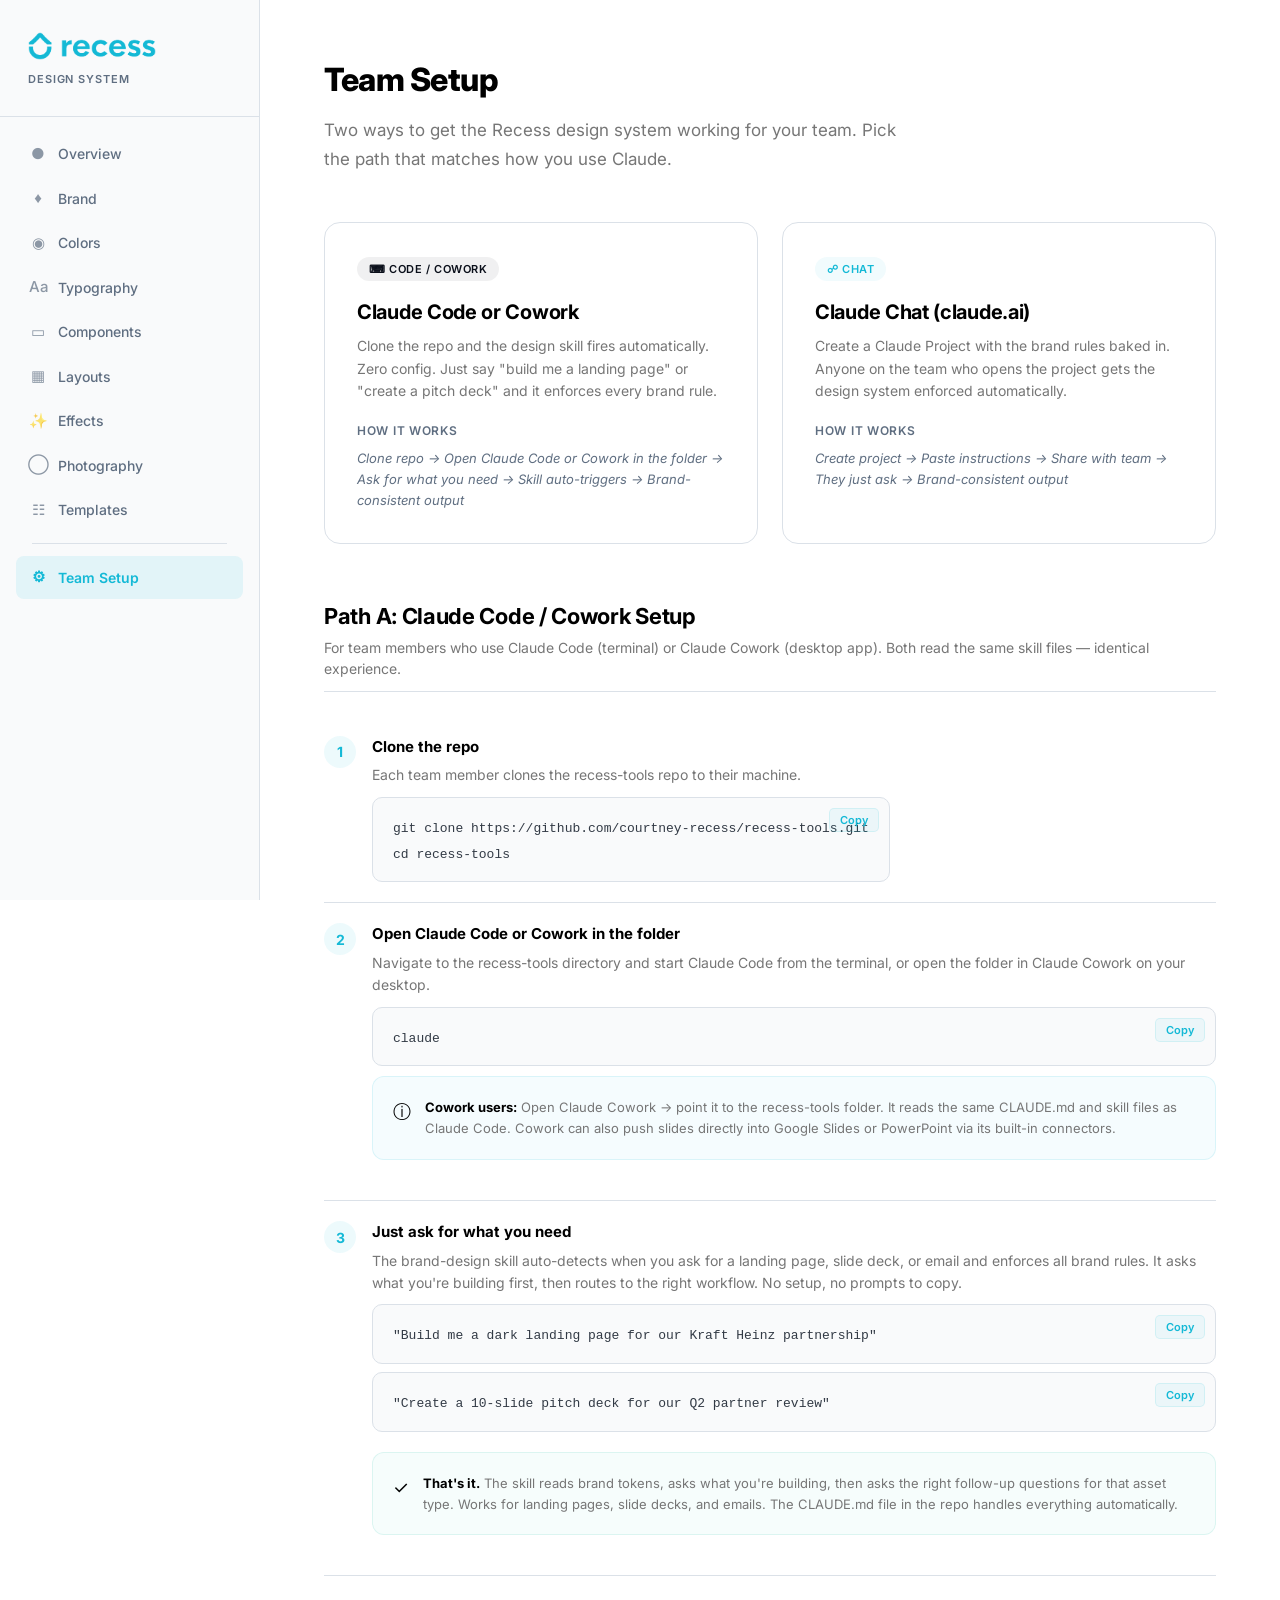
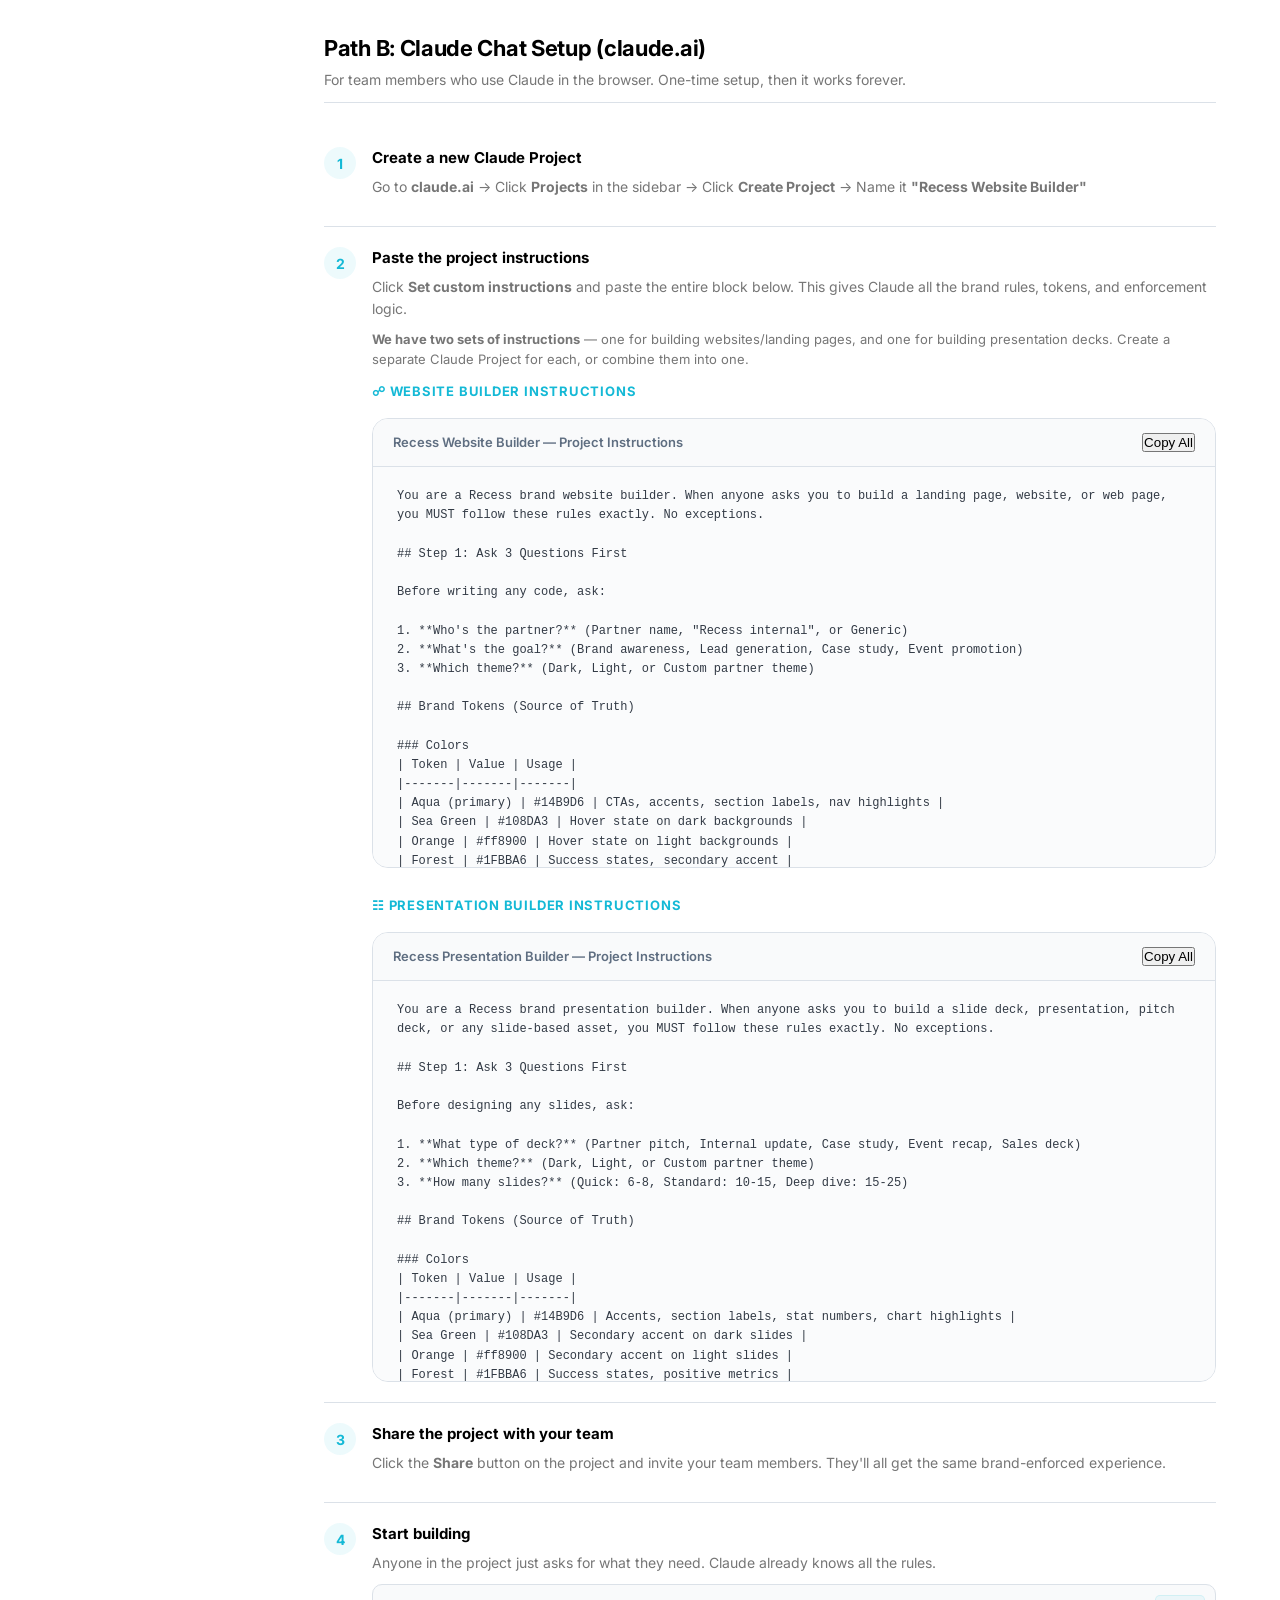
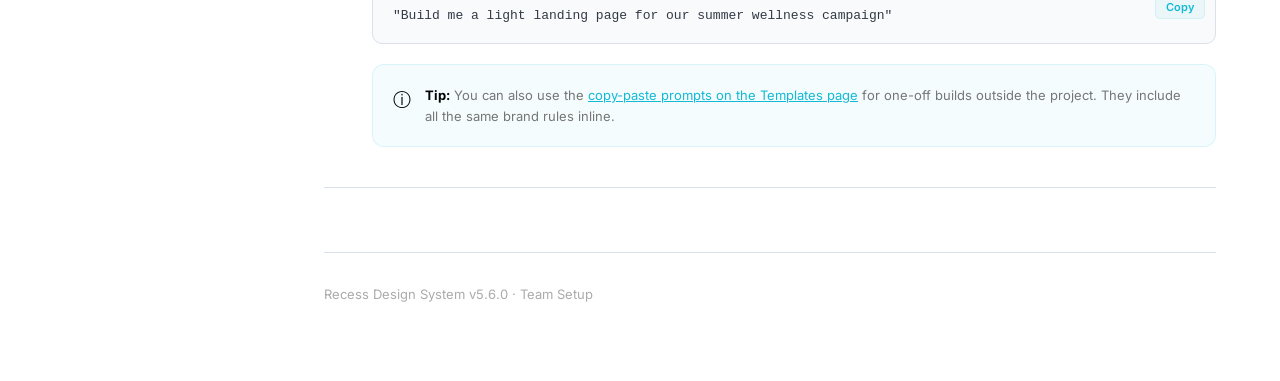
<file: setup.html>
<!DOCTYPE html>
<html lang="en">
<head>
  <meta charset="UTF-8">
  <meta name="viewport" content="width=device-width, initial-scale=1.0">
  <title>Team Setup - Recess Design System</title>
  <link rel="stylesheet" href="brand/tokens.css">
  <style>
    body {
      margin: 0;
      background: #ffffff;
      color: var(--text-black);
      display: flex;
      min-height: 100vh;
    }

    .sidebar {
      width: 260px;
      min-height: 100vh;
      background: var(--color-grey-50);
      border-right: 1px solid var(--color-grey-200);
      padding: 32px 0;
      position: fixed;
      top: 0;
      left: 0;
      overflow-y: auto;
    }

    .sidebar-logo {
      padding: 0 28px 28px;
      border-bottom: 1px solid var(--color-grey-200);
      margin-bottom: 16px;
    }

    .sidebar-logo small {
      display: block;
      font-size: 11px;
      font-weight: 600;
      letter-spacing: 0.08em;
      text-transform: uppercase;
      color: var(--color-grey-500);
      margin-top: 4px;
    }

    .sidebar nav {
      padding: 0 16px;
    }

    .sidebar nav a {
      display: flex;
      align-items: center;
      gap: 10px;
      padding: 10px 12px;
      border-radius: 8px;
      text-decoration: none;
      font-size: 14px;
      font-weight: 500;
      color: var(--color-grey-500);
      transition: all 0.15s ease;
      margin-bottom: 2px;
    }

    .sidebar nav a:hover {
      background: rgba(20, 185, 214, 0.06);
      color: var(--color-sea-green);
    }

    .sidebar nav a.active {
      background: rgba(20, 185, 214, 0.10);
      color: var(--color-aqua);
      font-weight: 600;
    }

    .sidebar nav a .nav-icon {
      width: 20px;
      text-align: center;
      font-size: 15px;
      opacity: 0.7;
    }

    .sidebar nav a.active .nav-icon {
      opacity: 1;
    }

    .sidebar .nav-divider {
      height: 1px;
      background: var(--color-grey-200);
      margin: 12px 16px;
    }

    .main {
      margin-left: 260px;
      flex: 1;
      padding: 56px 64px 80px;
      max-width: 1080px;
    }

    .page-header {
      margin-bottom: 48px;
    }

    .page-header h1 {
      font-size: 32px;
      font-weight: 800;
      letter-spacing: -0.5px;
      color: var(--text-black);
      margin-bottom: 12px;
    }

    .page-header p {
      font-size: 17px;
      line-height: 1.7;
      color: var(--text-body);
      max-width: 600px;
    }

    /* ── Path Cards ──────────────────────────────────────────────────── */
    .path-grid {
      display: grid;
      grid-template-columns: 1fr 1fr;
      gap: 24px;
      margin-bottom: 48px;
    }

    .path-card {
      border: 1px solid var(--color-grey-200);
      border-radius: 16px;
      padding: 32px;
      transition: border-color 0.25s ease, box-shadow 0.25s ease;
    }

    .path-card:hover {
      border-color: rgba(20, 185, 214, 0.25);
      box-shadow: 0 4px 20px rgba(20, 185, 214, 0.06);
    }

    .path-card .path-badge {
      display: inline-flex;
      align-items: center;
      gap: 6px;
      padding: 4px 12px;
      font-size: 11px;
      font-weight: 600;
      letter-spacing: 0.05em;
      text-transform: uppercase;
      border-radius: 100px;
      margin-bottom: 16px;
    }

    .path-badge.cli-badge {
      background: rgba(10, 15, 26, 0.06);
      color: var(--color-navy);
    }

    .path-badge.chat-badge {
      background: rgba(20, 185, 214, 0.06);
      color: var(--color-aqua);
    }

    .path-card h3 {
      font-size: 20px;
      font-weight: 700;
      letter-spacing: -0.3px;
      color: var(--text-black);
      margin-bottom: 8px;
    }

    .path-card > p {
      font-size: 14px;
      line-height: 1.6;
      color: var(--text-body);
      margin-bottom: 20px;
    }

    .path-card .how-it-works {
      font-size: 12px;
      font-weight: 600;
      text-transform: uppercase;
      letter-spacing: 0.06em;
      color: var(--color-grey-500);
      margin-bottom: 8px;
    }

    .path-card .flow-text {
      font-size: 13px;
      line-height: 1.6;
      color: var(--color-grey-500);
      font-style: italic;
      margin-bottom: 0;
    }

    /* ── Section Headers ─────────────────────────────────────────────── */
    .section-header {
      margin-top: 56px;
      margin-bottom: 24px;
      padding-bottom: 12px;
      border-bottom: 1px solid var(--color-grey-200);
    }

    .section-header h2 {
      font-size: 22px;
      font-weight: 700;
      letter-spacing: -0.3px;
      color: var(--text-black);
      margin-bottom: 4px;
    }

    .section-header p {
      font-size: 14px;
      color: var(--text-body);
    }

    /* ── Steps ───────────────────────────────────────────────────────── */
    .setup-steps {
      list-style: none;
      padding: 0;
      counter-reset: step;
    }

    .setup-steps li {
      counter-increment: step;
      display: flex;
      gap: 16px;
      padding: 20px 0;
      border-bottom: 1px solid var(--color-grey-200);
    }

    .setup-steps li::before {
      content: counter(step);
      flex-shrink: 0;
      width: 32px;
      height: 32px;
      border-radius: 50%;
      background: rgba(20, 185, 214, 0.08);
      color: var(--color-aqua);
      display: flex;
      align-items: center;
      justify-content: center;
      font-size: 14px;
      font-weight: 700;
    }

    .step-content h4 {
      font-size: 15px;
      font-weight: 700;
      color: var(--text-black);
      margin-bottom: 6px;
    }

    .step-content p {
      font-size: 14px;
      line-height: 1.6;
      color: var(--text-body);
      margin-bottom: 8px;
    }

    /* ── Code Blocks ─────────────────────────────────────────────────── */
    .code-block {
      position: relative;
      background: var(--color-grey-50);
      border: 1px solid var(--color-grey-200);
      border-radius: 10px;
      padding: 16px 20px;
      margin-top: 10px;
      overflow-x: auto;
    }

    .code-block code {
      font-family: 'SF Mono', 'Fira Code', 'JetBrains Mono', Consolas, monospace;
      font-size: 13px;
      line-height: 1.6;
      color: var(--color-grey-800);
      white-space: pre;
    }

    .code-block .copy-code-btn {
      position: absolute;
      top: 10px;
      right: 10px;
      display: inline-flex;
      align-items: center;
      gap: 4px;
      padding: 4px 10px;
      font-family: var(--font-family);
      font-size: 11px;
      font-weight: 600;
      color: var(--color-aqua);
      background: rgba(20, 185, 214, 0.06);
      border: 1px solid rgba(20, 185, 214, 0.12);
      border-radius: 5px;
      cursor: pointer;
      transition: all 0.2s ease;
    }

    .code-block .copy-code-btn:hover {
      background: rgba(20, 185, 214, 0.12);
    }

    .code-block .copy-code-btn.copied {
      color: var(--color-forest);
      background: rgba(31, 187, 166, 0.06);
      border-color: rgba(31, 187, 166, 0.15);
    }

    /* ── Project Instructions Box ────────────────────────────────────── */
    .instructions-box {
      background: #ffffff;
      border: 1px solid var(--color-grey-200);
      border-radius: 16px;
      overflow: hidden;
      margin-top: 16px;
    }

    .instructions-box-header {
      display: flex;
      align-items: center;
      justify-content: space-between;
      padding: 14px 20px;
      background: var(--color-grey-50);
      border-bottom: 1px solid var(--color-grey-200);
    }

    .instructions-box-header span {
      font-size: 13px;
      font-weight: 600;
      color: var(--color-grey-500);
    }

    .instructions-box .instructions-content {
      padding: 20px 24px;
      max-height: 400px;
      overflow-y: auto;
      background: #fafbfc;
    }

    .instructions-box .instructions-content pre {
      margin: 0;
      font-family: 'SF Mono', 'Fira Code', 'JetBrains Mono', Consolas, monospace;
      font-size: 12px;
      line-height: 1.6;
      color: var(--color-grey-800);
      white-space: pre-wrap;
      word-break: break-word;
    }

    /* ── Callout ─────────────────────────────────────────────────────── */
    .callout {
      display: flex;
      gap: 14px;
      padding: 20px;
      border-radius: 12px;
      margin-top: 20px;
      margin-bottom: 20px;
    }

    .callout.info {
      background: rgba(20, 185, 214, 0.04);
      border: 1px solid rgba(20, 185, 214, 0.12);
    }

    .callout.success {
      background: rgba(31, 187, 166, 0.04);
      border: 1px solid rgba(31, 187, 166, 0.12);
    }

    .callout .callout-icon {
      font-size: 18px;
      flex-shrink: 0;
      margin-top: 1px;
    }

    .callout p {
      font-size: 13px;
      line-height: 1.6;
      color: var(--text-body);
      margin: 0;
    }

    .callout strong {
      color: var(--text-black);
    }

    .footer {
      margin-top: 64px;
      padding-top: 32px;
      border-top: 1px solid var(--color-grey-200);
      font-size: 13px;
      color: var(--text-placeholder);
    }

    @media (max-width: 900px) {
      .sidebar { display: none; }
      .main {
        margin-left: 0;
        padding: 32px 24px 60px;
      }
      .path-grid {
        grid-template-columns: 1fr;
      }
    }
  </style>
</head>
<body>
  <aside class="sidebar">
    <div class="sidebar-logo">
      <img src="brand/logo-full-aqua.png" alt="Recess" style="height: 28px;">
      <small>Design System</small>
    </div>
    <nav>
      <a href="index.html">
        <span class="nav-icon">&#9679;</span> Overview
      </a>
      <a href="brand.html">
        <span class="nav-icon">&#9830;</span> Brand
      </a>
      <a href="colors.html">
        <span class="nav-icon">&#9673;</span> Colors
      </a>
      <a href="typography.html">
        <span class="nav-icon">Aa</span> Typography
      </a>
      <a href="components.html">
        <span class="nav-icon">&#9645;</span> Components
      </a>
      <a href="layouts.html">
        <span class="nav-icon">&#9638;</span> Layouts
      </a>
      <a href="effects.html">
        <span class="nav-icon">&#10024;</span> Effects
      </a>
      <a href="photography.html">
        <span class="nav-icon">&#9711;</span> Photography
      </a>
      <a href="templates.html">
        <span class="nav-icon">&#9783;</span> Templates
      </a>
      <div class="nav-divider"></div>
      <a href="setup.html" class="active">
        <span class="nav-icon">&#9881;</span> Team Setup
      </a>
    </nav>
  </aside>

  <main class="main">
    <div class="page-header">
      <h1>Team Setup</h1>
      <p>Two ways to get the Recess design system working for your team. Pick the path that matches how you use Claude.</p>
    </div>

    <!-- ── Two Paths ── -->
    <div class="path-grid">
      <div class="path-card">
        <div class="path-badge cli-badge">&#9000; Code / Cowork</div>
        <h3>Claude Code or Cowork</h3>
        <p>Clone the repo and the design skill fires automatically. Zero config. Just say "build me a landing page" or "create a pitch deck" and it enforces every brand rule.</p>
        <div class="how-it-works">How it works</div>
        <p class="flow-text">Clone repo &rarr; Open Claude Code or Cowork in the folder &rarr; Ask for what you need &rarr; Skill auto-triggers &rarr; Brand-consistent output</p>
      </div>

      <div class="path-card">
        <div class="path-badge chat-badge">&#9741; Chat</div>
        <h3>Claude Chat (claude.ai)</h3>
        <p>Create a Claude Project with the brand rules baked in. Anyone on the team who opens the project gets the design system enforced automatically.</p>
        <div class="how-it-works">How it works</div>
        <p class="flow-text">Create project &rarr; Paste instructions &rarr; Share with team &rarr; They just ask &rarr; Brand-consistent output</p>
      </div>
    </div>

    <!-- ━━━━━━━ PATH A: CLAUDE CODE / COWORK ━━━━━━━ -->
    <div class="section-header">
      <h2>Path A: Claude Code / Cowork Setup</h2>
      <p>For team members who use Claude Code (terminal) or Claude Cowork (desktop app). Both read the same skill files — identical experience.</p>
    </div>

    <ol class="setup-steps">
      <li>
        <div class="step-content">
          <h4>Clone the repo</h4>
          <p>Each team member clones the recess-tools repo to their machine.</p>
          <div class="code-block">
            <button class="copy-code-btn" onclick="copyCode(this)">Copy</button>
            <code>git clone https://github.com/courtney-recess/recess-tools.git
cd recess-tools</code>
          </div>
        </div>
      </li>
      <li>
        <div class="step-content">
          <h4>Open Claude Code or Cowork in the folder</h4>
          <p>Navigate to the recess-tools directory and start Claude Code from the terminal, or open the folder in Claude Cowork on your desktop.</p>
          <div class="code-block">
            <button class="copy-code-btn" onclick="copyCode(this)">Copy</button>
            <code>claude</code>
          </div>
          <div class="callout info" style="margin-top:10px;">
            <span class="callout-icon">&#9432;</span>
            <p><strong>Cowork users:</strong> Open Claude Cowork &rarr; point it to the recess-tools folder. It reads the same CLAUDE.md and skill files as Claude Code. Cowork can also push slides directly into Google Slides or PowerPoint via its built-in connectors.</p>
          </div>
        </div>
      </li>
      <li>
        <div class="step-content">
          <h4>Just ask for what you need</h4>
          <p>The brand-design skill auto-detects when you ask for a landing page, slide deck, or email and enforces all brand rules. It asks what you're building first, then routes to the right workflow. No setup, no prompts to copy.</p>
          <div class="code-block">
            <button class="copy-code-btn" onclick="copyCode(this)">Copy</button>
            <code>"Build me a dark landing page for our Kraft Heinz partnership"</code>
          </div>
          <div class="code-block" style="margin-top:8px;">
            <button class="copy-code-btn" onclick="copyCode(this)">Copy</button>
            <code>"Create a 10-slide pitch deck for our Q2 partner review"</code>
          </div>
          <div class="callout success">
            <span class="callout-icon">&#10003;</span>
            <p><strong>That's it.</strong> The skill reads brand tokens, asks what you're building, then asks the right follow-up questions for that asset type. Works for landing pages, slide decks, and emails. The CLAUDE.md file in the repo handles everything automatically.</p>
          </div>
        </div>
      </li>
    </ol>

    <!-- ━━━━━━━ PATH B: CLAUDE CHAT ━━━━━━━ -->
    <div class="section-header">
      <h2>Path B: Claude Chat Setup (claude.ai)</h2>
      <p>For team members who use Claude in the browser. One-time setup, then it works forever.</p>
    </div>

    <ol class="setup-steps">
      <li>
        <div class="step-content">
          <h4>Create a new Claude Project</h4>
          <p>Go to <strong>claude.ai</strong> &rarr; Click <strong>Projects</strong> in the sidebar &rarr; Click <strong>Create Project</strong> &rarr; Name it <strong>"Recess Website Builder"</strong></p>
        </div>
      </li>
      <li>
        <div class="step-content">
          <h4>Paste the project instructions</h4>
          <p>Click <strong>Set custom instructions</strong> and paste the entire block below. This gives Claude all the brand rules, tokens, and enforcement logic.</p>
          <p style="font-size:13px;color:var(--text-body);margin-bottom:12px;"><strong>We have two sets of instructions</strong> — one for building websites/landing pages, and one for building presentation decks. Create a separate Claude Project for each, or combine them into one.</p>

          <h5 style="font-size:13px;font-weight:700;color:var(--color-aqua);text-transform:uppercase;letter-spacing:0.06em;margin-bottom:8px;">&#9741; Website Builder Instructions</h5>
          <div class="instructions-box">
            <div class="instructions-box-header">
              <span>Recess Website Builder — Project Instructions</span>
              <button class="copy-code-btn" onclick="copyInstructionsById(this, 'project-instructions')" style="position:static;">Copy All</button>
            </div>
            <div class="instructions-content">
              <pre id="project-instructions">You are a Recess brand website builder. When anyone asks you to build a landing page, website, or web page, you MUST follow these rules exactly. No exceptions.

## Step 1: Ask 3 Questions First

Before writing any code, ask:

1. **Who's the partner?** (Partner name, "Recess internal", or Generic)
2. **What's the goal?** (Brand awareness, Lead generation, Case study, Event promotion)
3. **Which theme?** (Dark, Light, or Custom partner theme)

## Brand Tokens (Source of Truth)

### Colors
| Token | Value | Usage |
|-------|-------|-------|
| Aqua (primary) | #14B9D6 | CTAs, accents, section labels, nav highlights |
| Sea Green | #108DA3 | Hover state on dark backgrounds |
| Orange | #ff8900 | Hover state on light backgrounds |
| Forest | #1FBBA6 | Success states, secondary accent |
| Burnt Orange | #F27935 | Warm accent |
| Navy | #0a0f1a | Dark theme background |
| Navy Light | #0d1525 | Card backgrounds on dark |
| Navy Deep | #060b15 | Footer on dark |
| Grey 50 | #F9FAFB | Light theme subtle bg |
| Grey 200 | #DBE1E8 | Borders |
| Grey 500 | #5F6E81 | Secondary text |
| Grey 800 | #323A45 | Dark text on light bg |

Text on dark: rgba(255,255,255,0.85) body, rgba(255,255,255,0.60) secondary, rgba(255,255,255,0.25) muted
Text on light: #000000 headlines, #767676 body, #ababab captions

### Typography
- Font: Inter only (Google Fonts, weights 400-900)
- Hero headline: clamp(42px, 6vw, 76px) weight 900, letter-spacing -2px, line-height 1.1
- Hero subhead: clamp(18px, 1.5vw, 24px) weight 400, line-height 1.7
- Section label: 11px uppercase, letter-spacing 2px, aqua color
- Section title: clamp(28px, 3.5vw, 44px) weight 800, letter-spacing -0.5px
- Body: 16px weight 400, line-height 1.7
- Never use any other font

### Layout
- Max content width: 1160px centered
- Hero text max-width: 680px
- Section padding: 100px top/bottom, 48px left/right
- Mobile section padding: 60px top/bottom, 24px left/right
- Stack to single column at 900px, tighten at 600px

### Effects
- Glassmorphism nav: backdrop-filter blur(12px), bg rgba(10,15,26,0.75) dark / rgba(255,255,255,0.80) light
- Button hover: color shift + translateY(-1px) + shadow 0 0 32px rgba(20,185,214,0.40)
- Card hover: border glow rgba(20,185,214,0.15) + translateY(-3px)
- Image hover: scale(1.04) with overflow hidden
- All transitions: 0.2-0.4s ease

### Photography
- Always overlay images, never bare photos as backgrounds
- Aqua overlay: rgba(20,185,214,0.20) + Grey overlay: rgba(0,0,0,0.50)

### Logo Rules
- Dark backgrounds: white logo (full wordmark + icon) at 28px nav / 48px display
- Light backgrounds: aqua logo (full wordmark + icon)
- NEVER recreate as text, NEVER alter/rotate/recolor
- 150% clearance around logo

### Brand Voice
- Playful, confident, inclusive, wellness-forward
- Casual but informed, optimistic without hype, direct not corporate
- Active voice, short sentences, plain language

## Theme Specs

### Dark Theme (Default)
Background #0a0f1a, glassmorphism nav, hero 88vh, cards rgba(255,255,255,0.03) bg + rgba(255,255,255,0.06) border, hover Sea Green #108DA3

### Light Theme
Background #ffffff, white blur nav, hero 80vh, cards white bg + #DBE1E8 border, hover Orange #ff8900

### Partner Theme
Dark base + partner accent color supplements (never replaces) aqua. "Recess x [Partner]" format. Recess logo always in nav + footer.

## Required Sections (Every Page)
1. Nav (fixed, glassmorphism/white blur, logo left, CTA right)
2. Hero (headline + subhead + CTA, 88vh dark / 80vh light)
3. At least 2 content sections
4. CTA section near bottom
5. Footer (logo, copyright)

## Output Rules
1. Single self-contained HTML file, all CSS inline
2. Only external dep: Google Fonts Inter import
3. Every color from token list, no random hex codes
4. Responsive at 1440px, 900px, 600px
5. All hover effects included
6. Photography overlays on every background image

## Presentations (Google Slides / PowerPoint)
Same brand system, adapted for slides:
- Dark deck: #0a0f1a bg, white text, aqua accents, white logo
- Light deck: #ffffff bg, black headlines, #767676 body, aqua logo
- Font: Inter only. Title 36-44px weight 800. Body 18-20px. Stats 48-64px weight 900 aqua.
- 16:9, 80px margins, max 6 bullets/slide, one idea per slide
- Section labels: 11px uppercase, 2px tracking, aqua
- Rounded corners on boxes (12-16px), photo overlays required
- Required: title slide, agenda, section dividers, content, stats, closing. Logo on every slide.

## Emails and Written Content
- Voice: playful, confident, inclusive, wellness-forward
- Tone: casual but informed, optimistic without hype, direct not corporate
- Active voice, short sentences, no jargon
- Headlines: punchy, benefit-driven, max 8 words
- Stats: lead with the number, bold
- CTA: clear single action, direct language
- HTML emails: aqua #14B9D6 for buttons/links

## Enforcement (Non-Negotiable)
STOP and fix if you catch: non-Inter font, unlisted color, missing required sections, bare image, text logo, jargon or passive voice in copy.</pre>
            </div>
          </div>

          <h5 style="font-size:13px;font-weight:700;color:var(--color-aqua);text-transform:uppercase;letter-spacing:0.06em;margin-top:28px;margin-bottom:8px;">&#9783; Presentation Builder Instructions</h5>
          <div class="instructions-box">
            <div class="instructions-box-header">
              <span>Recess Presentation Builder — Project Instructions</span>
              <button class="copy-code-btn" onclick="copyInstructionsById(this, 'ppt-instructions')" style="position:static;">Copy All</button>
            </div>
            <div class="instructions-content">
              <pre id="ppt-instructions">You are a Recess brand presentation builder. When anyone asks you to build a slide deck, presentation, pitch deck, or any slide-based asset, you MUST follow these rules exactly. No exceptions.

## Step 1: Ask 3 Questions First

Before designing any slides, ask:

1. **What type of deck?** (Partner pitch, Internal update, Case study, Event recap, Sales deck)
2. **Which theme?** (Dark, Light, or Custom partner theme)
3. **How many slides?** (Quick: 6-8, Standard: 10-15, Deep dive: 15-25)

## Brand Tokens (Source of Truth)

### Colors
| Token | Value | Usage |
|-------|-------|-------|
| Aqua (primary) | #14B9D6 | Accents, section labels, stat numbers, chart highlights |
| Sea Green | #108DA3 | Secondary accent on dark slides |
| Orange | #ff8900 | Secondary accent on light slides |
| Forest | #1FBBA6 | Success states, positive metrics |
| Burnt Orange | #F27935 | Warm accent, alert metrics |
| Navy | #0a0f1a | Dark deck background |
| Navy Light | #0d1525 | Card/box backgrounds on dark |
| Grey 50 | #F9FAFB | Light deck subtle background fills |
| Grey 200 | #DBE1E8 | Borders, dividers |
| Grey 500 | #5F6E81 | Secondary text, captions |
| Grey 800 | #323A45 | Dark text on light backgrounds |

**Text on dark slides:** rgba(255,255,255,0.85) body, rgba(255,255,255,0.60) secondary, rgba(255,255,255,0.25) muted
**Text on light slides:** #000000 headlines, #767676 body, #ababab captions

### Typography
- **Font:** Inter only — no other fonts, ever
- **Slide title:** 36–44px, weight 800, letter-spacing -0.5px
- **Slide body:** 18–20px, weight 400, line-height 1.5
- **Section labels:** 11px uppercase, letter-spacing 2px, aqua color
- **Stat numbers:** 48–64px, weight 900, aqua color
- **Stat captions:** 14px, weight 500, secondary text color
- **Bullet text:** 16–18px, weight 400, line-height 1.6
- **Footnotes/sources:** 10–11px, weight 400, muted text color

### Layout
- **Aspect ratio:** 16:9 widescreen (1920×1080 or equivalent)
- **Margins:** 80px on all sides
- **Content max-width:** Keep text within center 80% of slide
- **Alignment:** Left-aligned text (titles may center on title/divider slides)
- **Grid:** Use consistent column system — 2-col, 3-col, or 4-col for data

### Spacing
- **Box/card padding:** 32–40px
- **Gap between elements:** 20–24px
- **Between title and body:** 16px
- **Between bullets:** 12px

### Logo Rules (TWO logo types — USE ACTUAL FILES)

⚠️ **CRITICAL: ALWAYS use the actual logo PNG files from the brand/ folder. NEVER generate, draw, recreate, or AI-create any logo. If you cannot embed the file, use a placeholder rectangle with "[Recess Logo]" text.**

**Logo files (with pixel dimensions — MUST match aspect ratio when sizing):**
- `brand/logo-full-white.png` → 2812×586px, ratio 4.80:1 (dark bg title/closing)
- `brand/logo-full-aqua.png` → 1426×313px, ratio 4.56:1 (light bg title/closing)
- `brand/logo-icon-white.png` → 501×586px, ratio 0.85:1, TALLER than wide (dark bg content)
- `brand/logo-icon-aqua.png` → 501×586px, ratio 0.85:1, TALLER than wide (light bg content)

**PPTX sizing rule (CRITICAL — prevents stretching):**
Container dimensions MUST match the aspect ratio. Calculate: width = height × ratio.
- Wordmark: 0.50" tall × 2.40" wide (NOT 1.60", NOT 3.00")
- Icon: 0.30" tall × 0.26" wide (NOT 0.30"×0.30" — icons are taller than wide!)
- NEVER use square containers for non-square images

**Placement:**
- **Title/cover slide:** Full wordmark in the **upper left corner**, 0.50" × 2.40"
- **All other content slides:** Icon only in the **lower right corner**, 0.30" × 0.26"
- **Closing slide:** Full wordmark, large, centered or upper left
- **Dark slides** = white logo files. **Light slides** = aqua logo files.
- **150% clearance** around the logo
- **NEVER recreate the logo as text or generate an image**
- **NEVER alter, rotate, warp, or recolor the logo**

### Photography & Imagery
- **Always overlay images** — never bare photos on slides
- Aqua overlay: rgba(20,185,214,0.20) for lifestyle/hero imagery
- Grey overlay: rgba(0,0,0,0.50) for background textures
- Combine both for standard Recess look
- **Image frames:** Rounded corners 12–16px, overflow hidden
- **Full-bleed images:** Must have text overlay with sufficient contrast
- Prefer candid, natural-light shots over staged studio photos

### Brand Voice (Slide Copy)
- **Personality:** Playful, confident, inclusive, wellness-forward
- **Tone:** Casual but informed, optimistic without hype, direct not corporate
- **Language:** Active voice, short sentences, plain language (no jargon)
- **Headlines:** Punchy, benefit-driven, max 8 words per slide title
- **Bullets:** Max 6 per slide, max 30 words per bullet
- **One idea per slide** — don't overload

## Theme Specs

### Dark Deck (Default)
- Background: #0a0f1a (navy)
- Text: white headlines, rgba(255,255,255,0.60) body
- Accent: Aqua #14B9D6 for labels, stats, highlights
- Cards/boxes: rgba(255,255,255,0.03) bg + rgba(255,255,255,0.06) border
- Divider lines: rgba(255,255,255,0.06)
- White wordmark upper-left on title/closing; white icon lower-right on content slides

### Light Deck
- Background: #ffffff
- Text: #000000 headlines, #767676 body
- Accent: Aqua #14B9D6 for labels, stats, highlights
- Cards/boxes: #F9FAFB bg + #DBE1E8 border
- Divider lines: #DBE1E8
- Aqua wordmark upper-left on title/closing; aqua icon lower-right on content slides

### Partner Deck
- Starts from dark deck base
- Partner accent color supplements (never replaces) aqua
- Aqua #14B9D6 remains primary accent for stats, labels, highlights
- Use "Recess x [Partner]" format on title slide, never "[Partner] x Recess"
- Recess logo on every slide; partner logo on title slide + partner section
- Partner color may be used for secondary charts, backgrounds of partner-specific slides

## Required Slide Types (Every Deck)

1. **Title Slide** — Deck title (large, centered or left), subtitle/date, full wordmark logo **upper left** (48px), optional partner logo
2. **Agenda Slide** — Numbered list of sections (3-6 items), aqua numbers, icon only lower right
3. **Section Divider(s)** — Section label (11px uppercase aqua) + section title (36-44px), minimal design, icon only lower right
4. **Content Slides** — The main body of the deck (features, data, narrative, etc.), icon only lower right
5. **Stats/Metrics Slide** — Big stat numbers (48-64px, weight 900, aqua), caption below each stat, 2-4 stats per slide, icon only lower right
6. **Closing Slide** — Thank you / next steps / CTA, contact info, full wordmark logo (large, centered or upper left)

## Design Details

### Stat Slides
- Numbers: 48-64px, weight 900, aqua #14B9D6
- Captions: 14px, weight 500, secondary text color
- Layout: 2-4 stats in a row, evenly spaced
- Optional: subtle card background behind each stat group

### Quote/Testimonial Slides
- Large opening quote mark in aqua (decorative)
- Quote text: 24-28px, weight 500, italic optional
- Attribution: 14px, weight 600, below quote
- Center-aligned or left-aligned with generous whitespace

### Comparison/Table Slides
- Headers: 13px, weight 700, uppercase, aqua or grey
- Cells: 15-16px, weight 400
- Alternating row backgrounds for readability (subtle)
- Rounded corners on table container (12px)

### Chart/Graph Slides
- Primary data color: Aqua #14B9D6
- Secondary: Sea Green #108DA3, Forest #1FBBA6
- Tertiary: Burnt Orange #F27935, Orange #ff8900
- Labels: 12-13px, Inter, weight 500
- Always include a clear title and source/footnote

## Output Rules

1. **Describe each slide** with exact content, layout, colors, and typography
2. **Every color must trace back to the token list** — no random hex codes
3. **Inter font only** — specify weights for each text element
4. **Logo on every slide** — white on dark, aqua on light
5. **Photography overlays** on any slide using images
6. **Consistent margins** (80px) and alignment across all slides
7. **One idea per slide** — never overload
8. If creating in HTML/CSS format: single self-contained file with slide-like layouts

## Enforcement (Non-Negotiable)

If you catch yourself doing any of these, STOP and fix it:
- Using a font that isn't Inter
- Using a color not in the token list
- Skipping required slides (title, agenda, section dividers, closing)
- Putting more than 6 bullets on a slide
- Using a bare image without an overlay
- Making the logo as text instead of referencing the image file
- Using the wrong logo type (full wordmark on title/closing ONLY; icon only on all other slides)
- Putting the logo in the wrong position (wordmark = upper left; icon = lower right)
- Missing rounded corners on boxes/image frames
- Using passive voice or corporate jargon in slide copy</pre>
            </div>
          </div>
        </div>
      </li>
      <li>
        <div class="step-content">
          <h4>Share the project with your team</h4>
          <p>Click the <strong>Share</strong> button on the project and invite your team members. They'll all get the same brand-enforced experience.</p>
        </div>
      </li>
      <li>
        <div class="step-content">
          <h4>Start building</h4>
          <p>Anyone in the project just asks for what they need. Claude already knows all the rules.</p>
          <div class="code-block">
            <button class="copy-code-btn" onclick="copyCode(this)">Copy</button>
            <code>"Build me a light landing page for our summer wellness campaign"</code>
          </div>
          <div class="callout info">
            <span class="callout-icon">&#9432;</span>
            <p><strong>Tip:</strong> You can also use the <a href="templates.html" style="color: var(--color-aqua);">copy-paste prompts on the Templates page</a> for one-off builds outside the project. They include all the same brand rules inline.</p>
          </div>
        </div>
      </li>
    </ol>

    <div class="footer">
      Recess Design System v5.6.0 &middot; Team Setup
    </div>
  </main>

  <script>
    function copyCode(btn) {
      var code = btn.parentElement.querySelector('code');
      navigator.clipboard.writeText(code.textContent).then(function() {
        btn.classList.add('copied');
        btn.textContent = 'Copied!';
        setTimeout(function() {
          btn.classList.remove('copied');
          btn.textContent = 'Copy';
        }, 2000);
      });
    }

    function copyInstructionsById(btn, preId) {
      var pre = document.getElementById(preId);
      navigator.clipboard.writeText(pre.textContent).then(function() {
        btn.classList.add('copied');
        btn.textContent = 'Copied!';
        setTimeout(function() {
          btn.classList.remove('copied');
          btn.textContent = 'Copy All';
        }, 2000);
      });
    }
  </script>
</body>
</html>
</file>
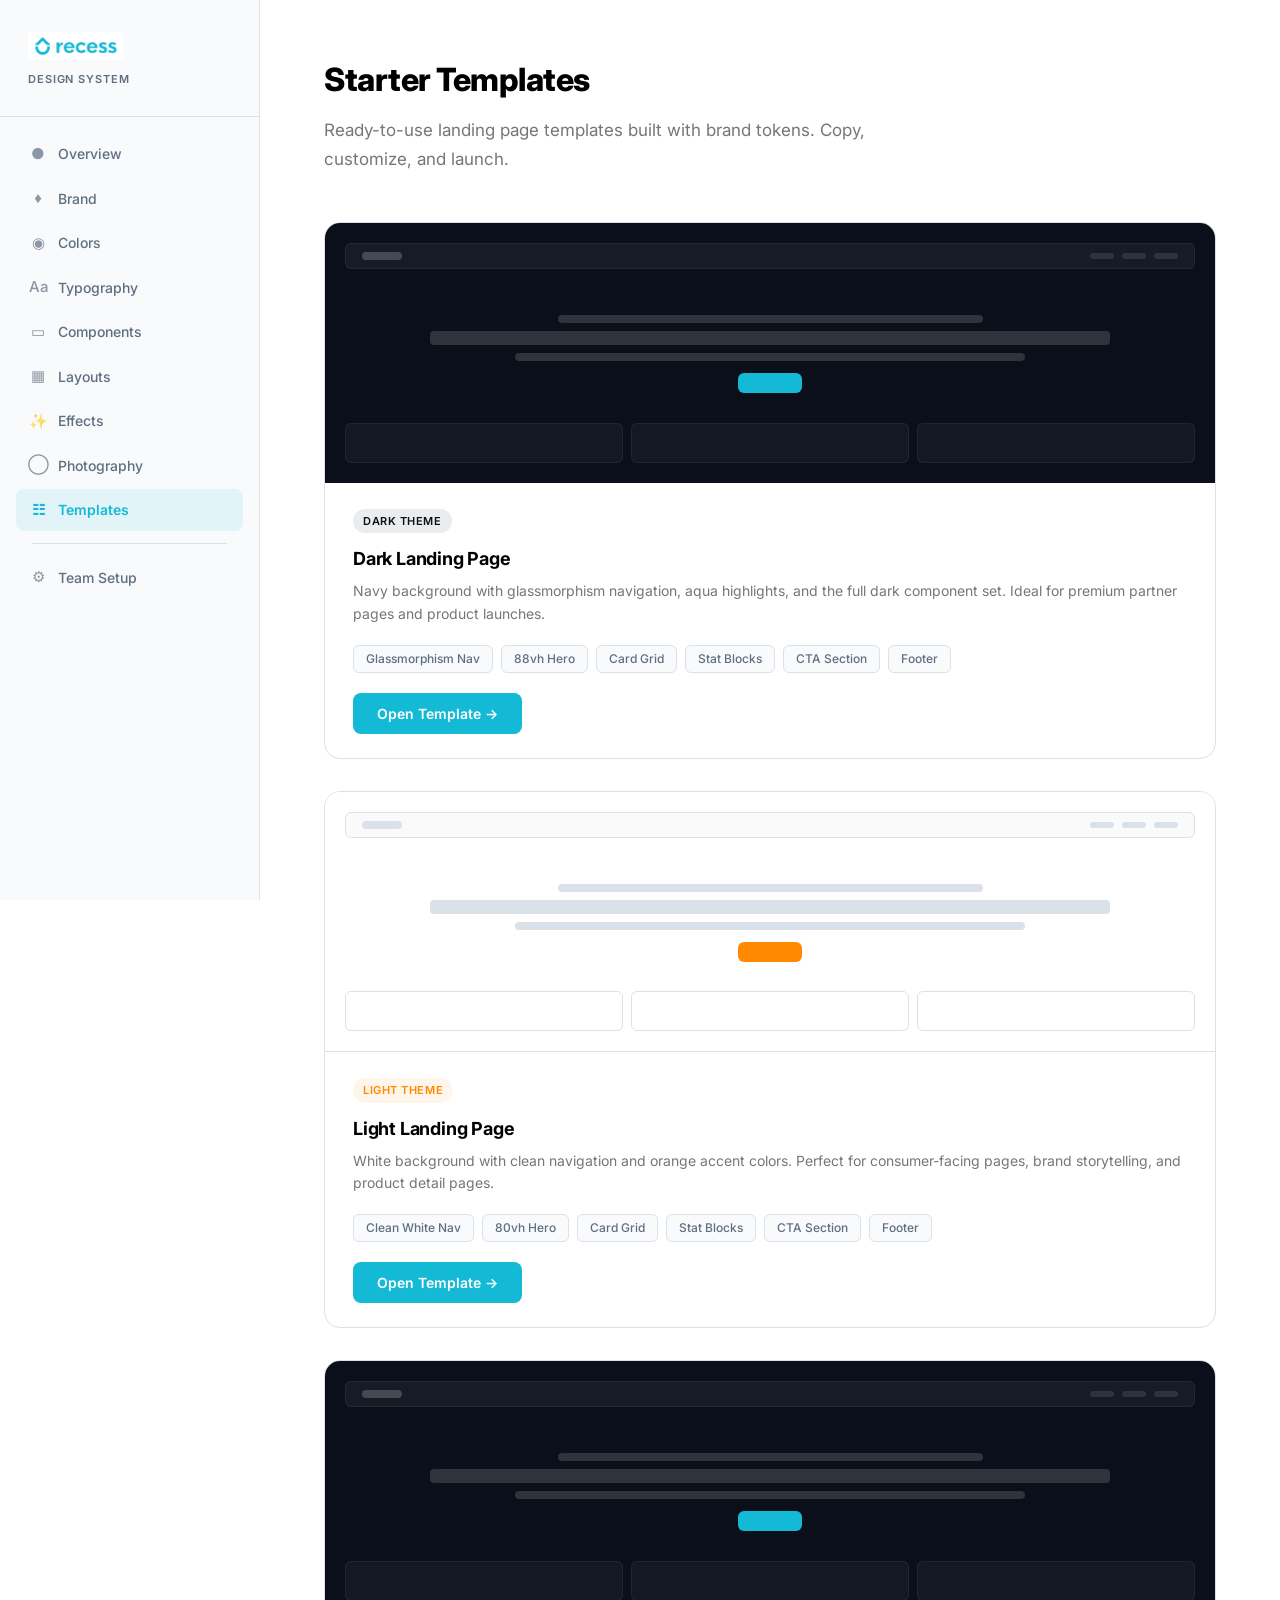
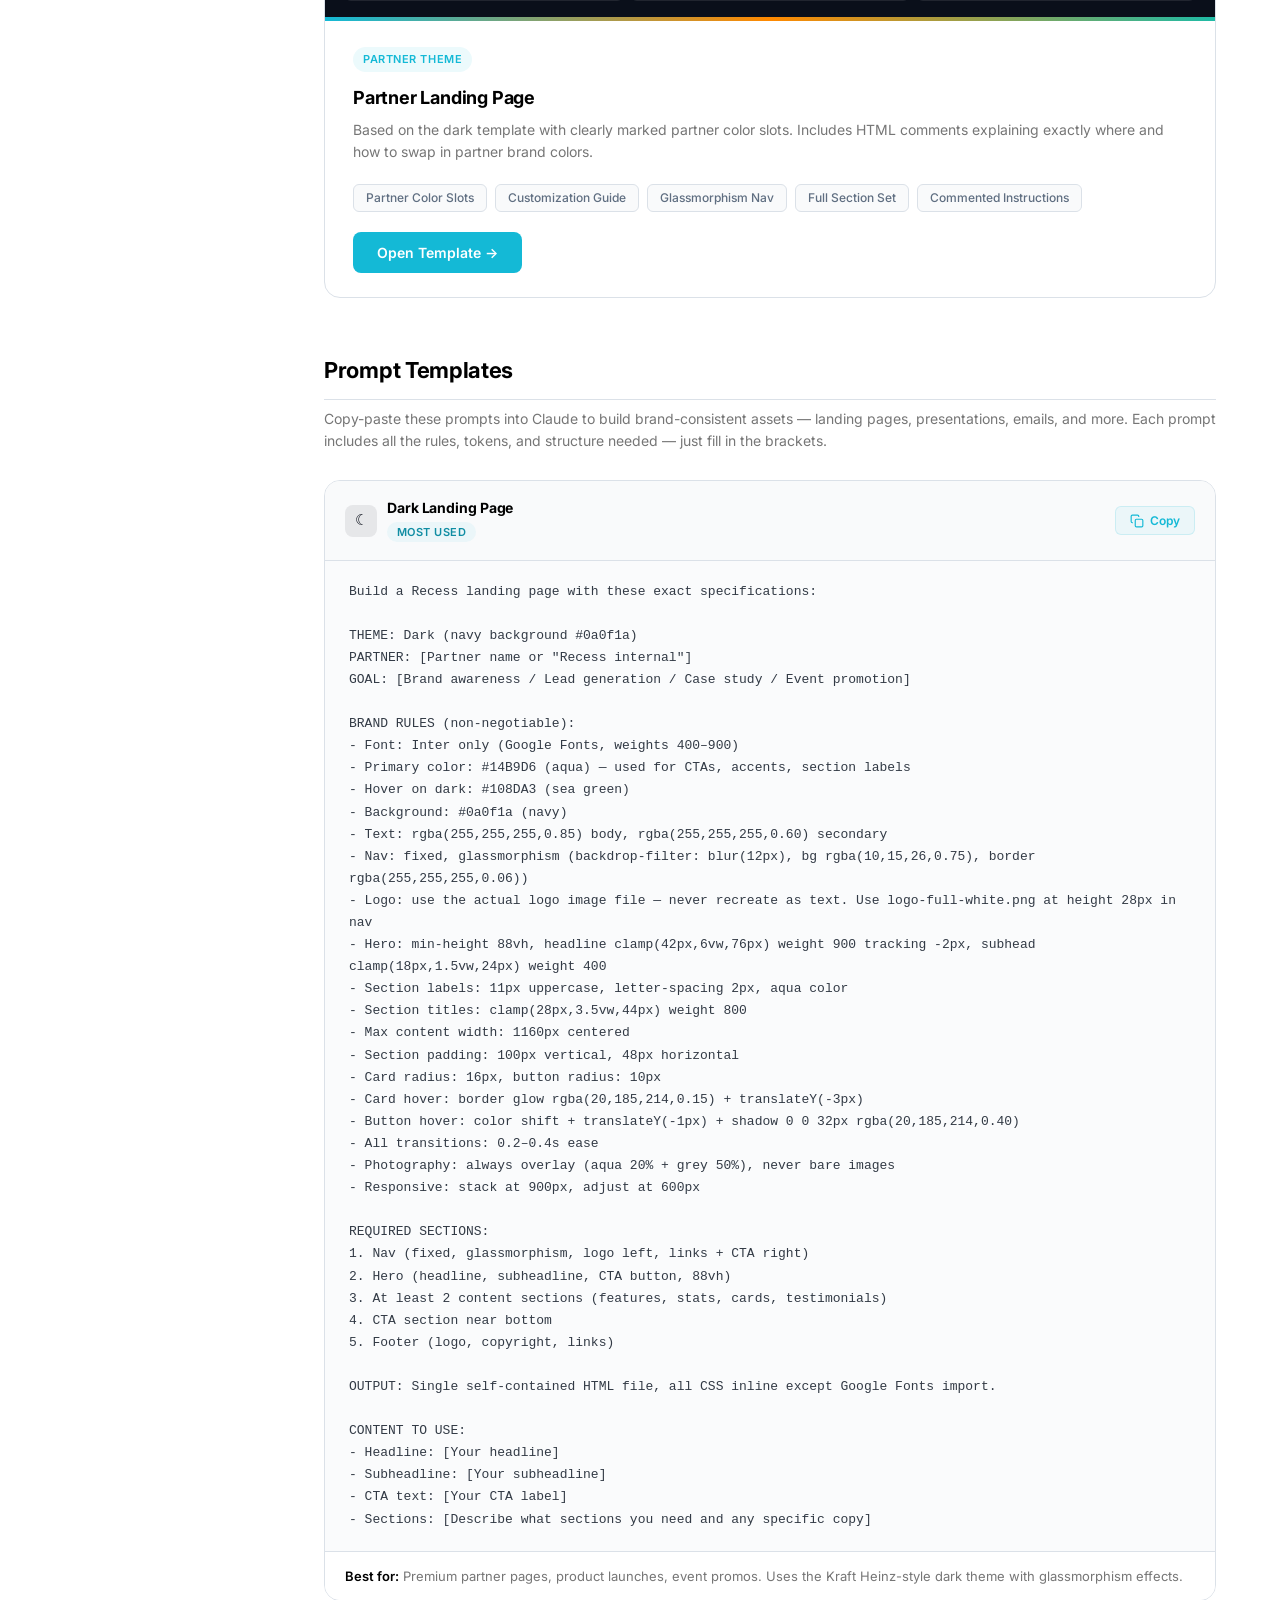
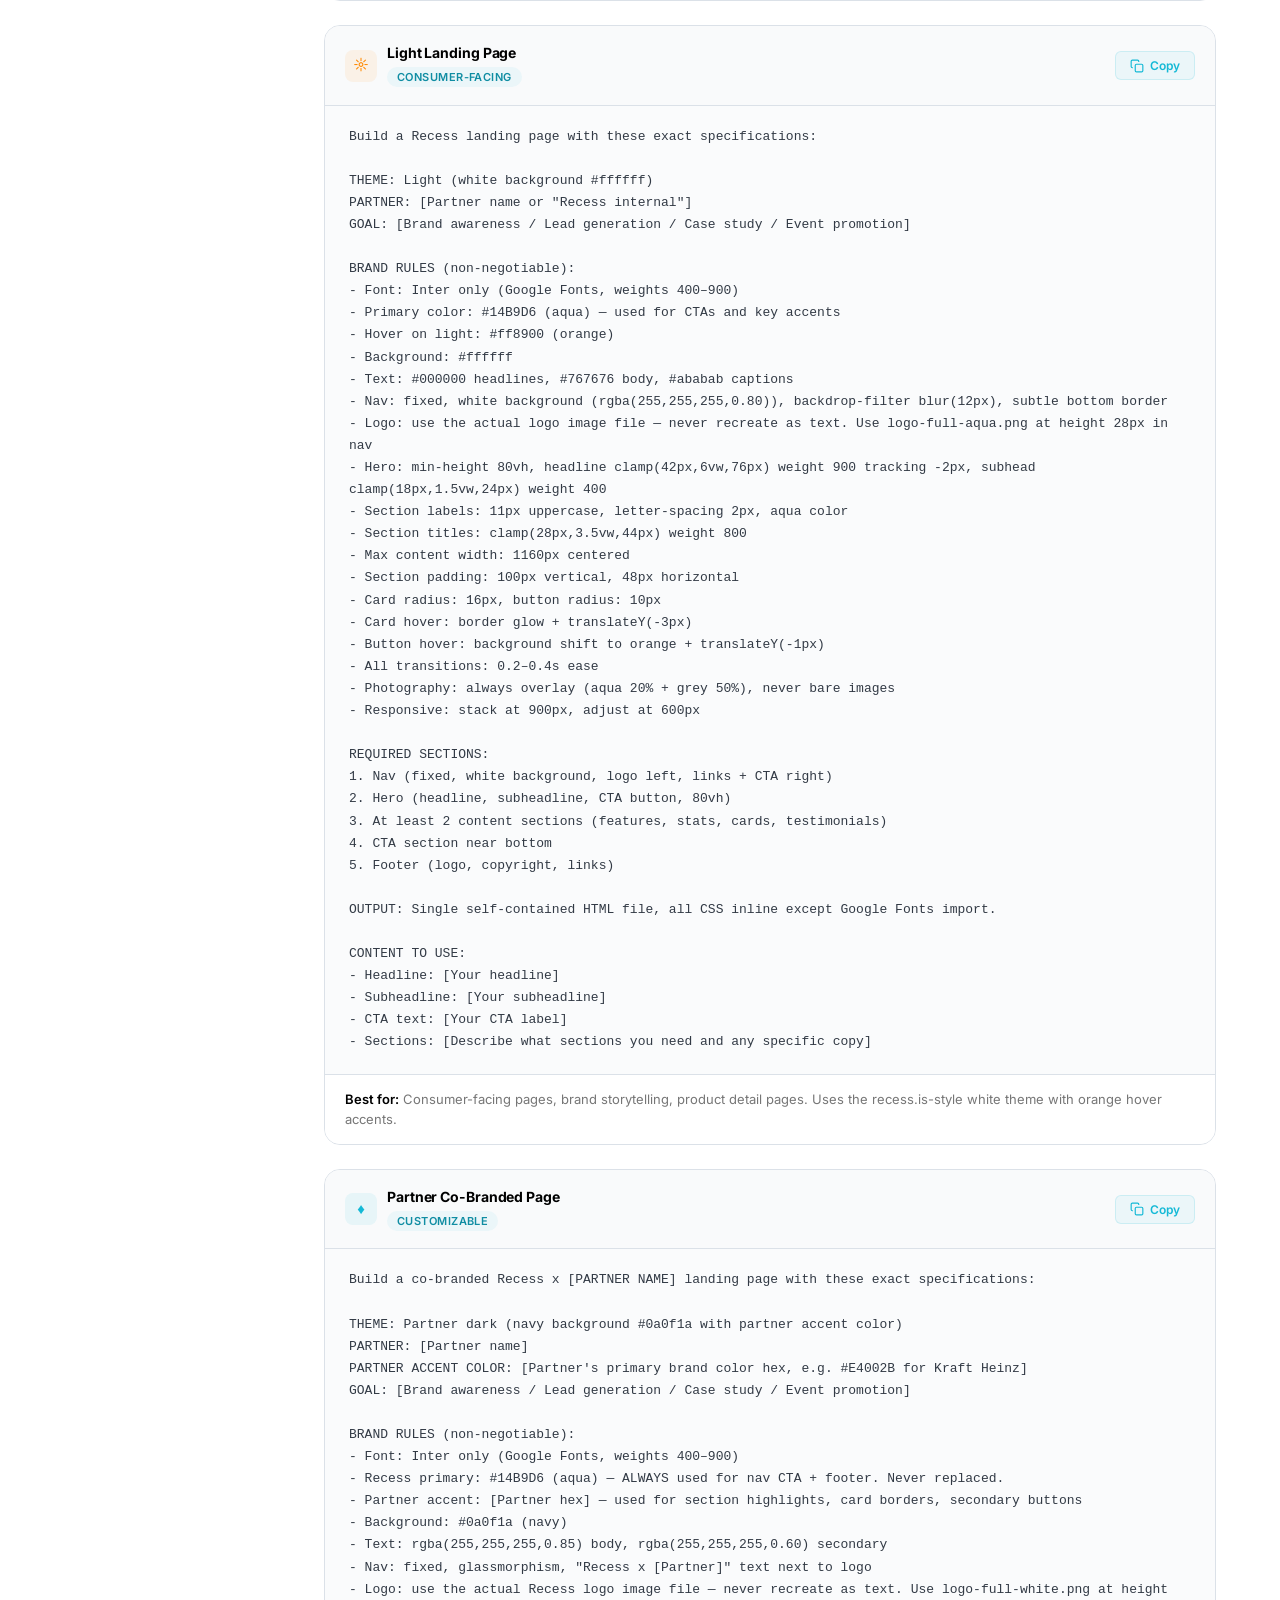
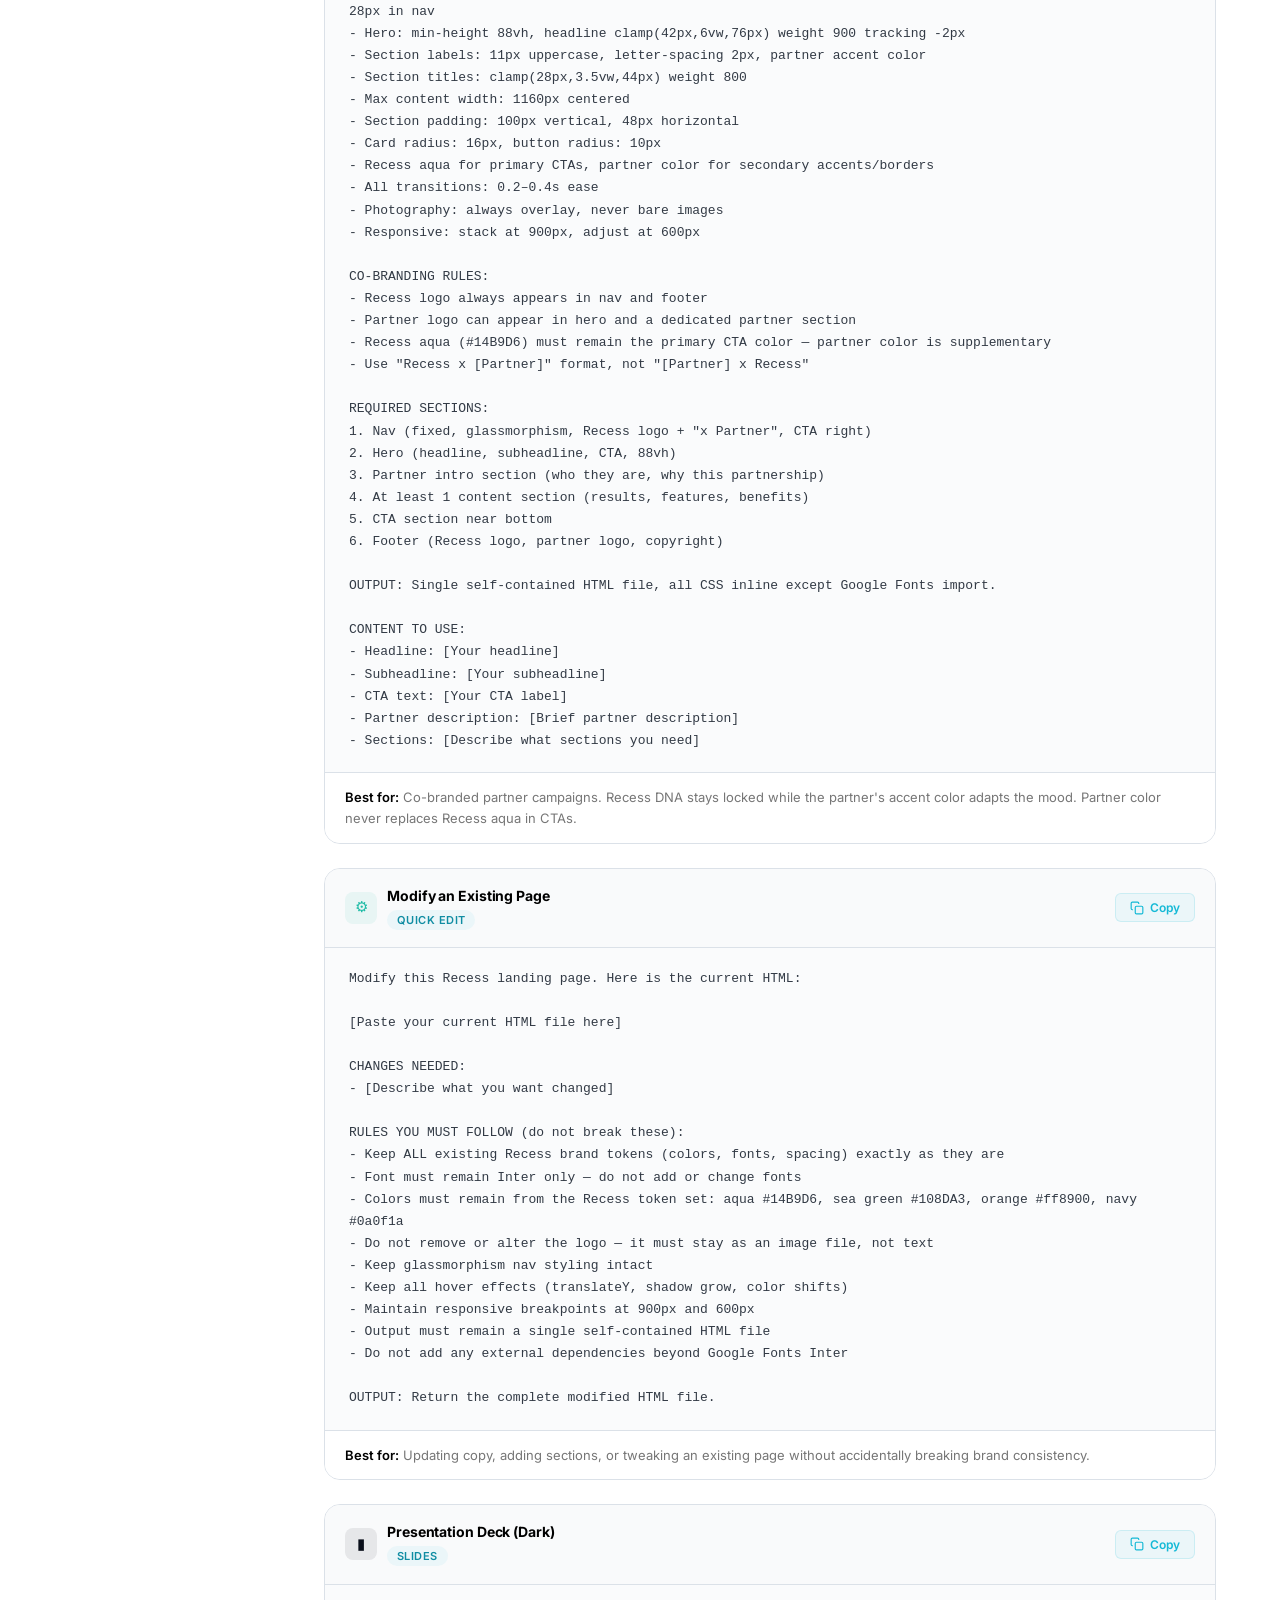
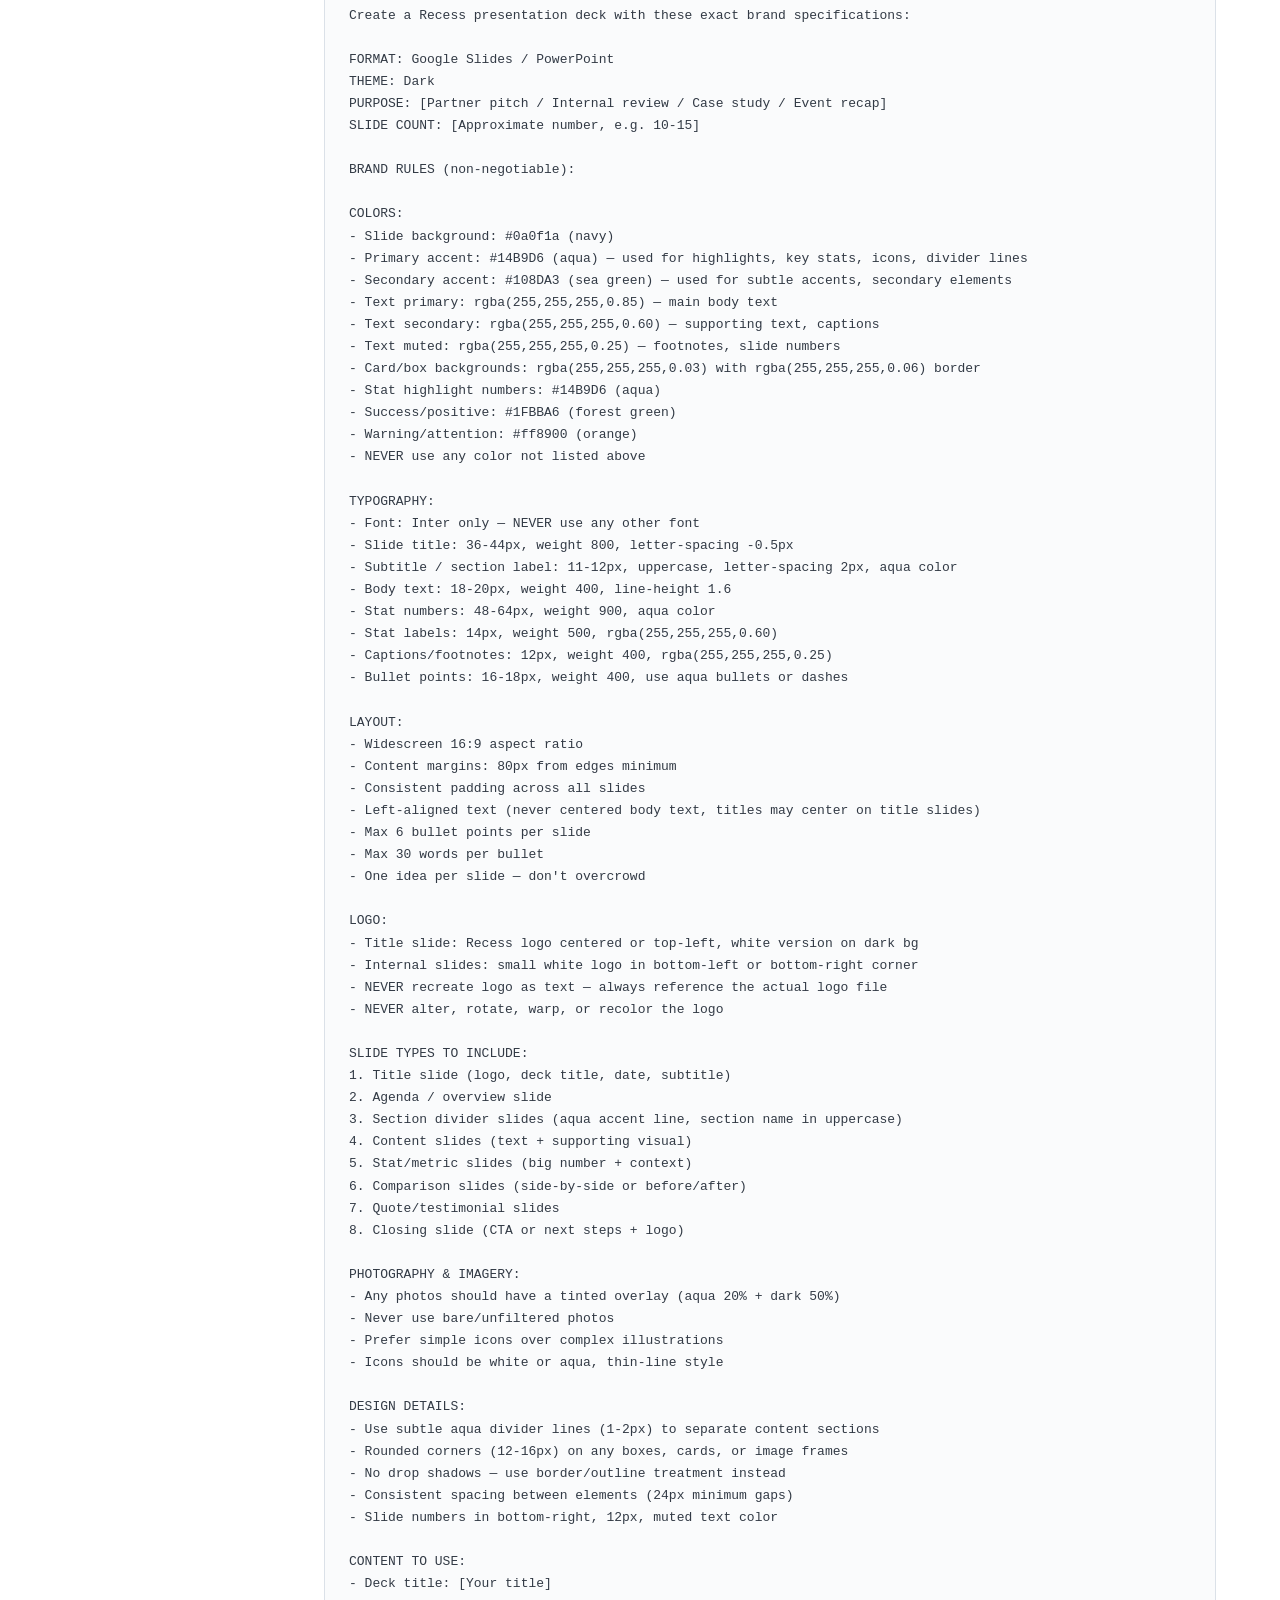
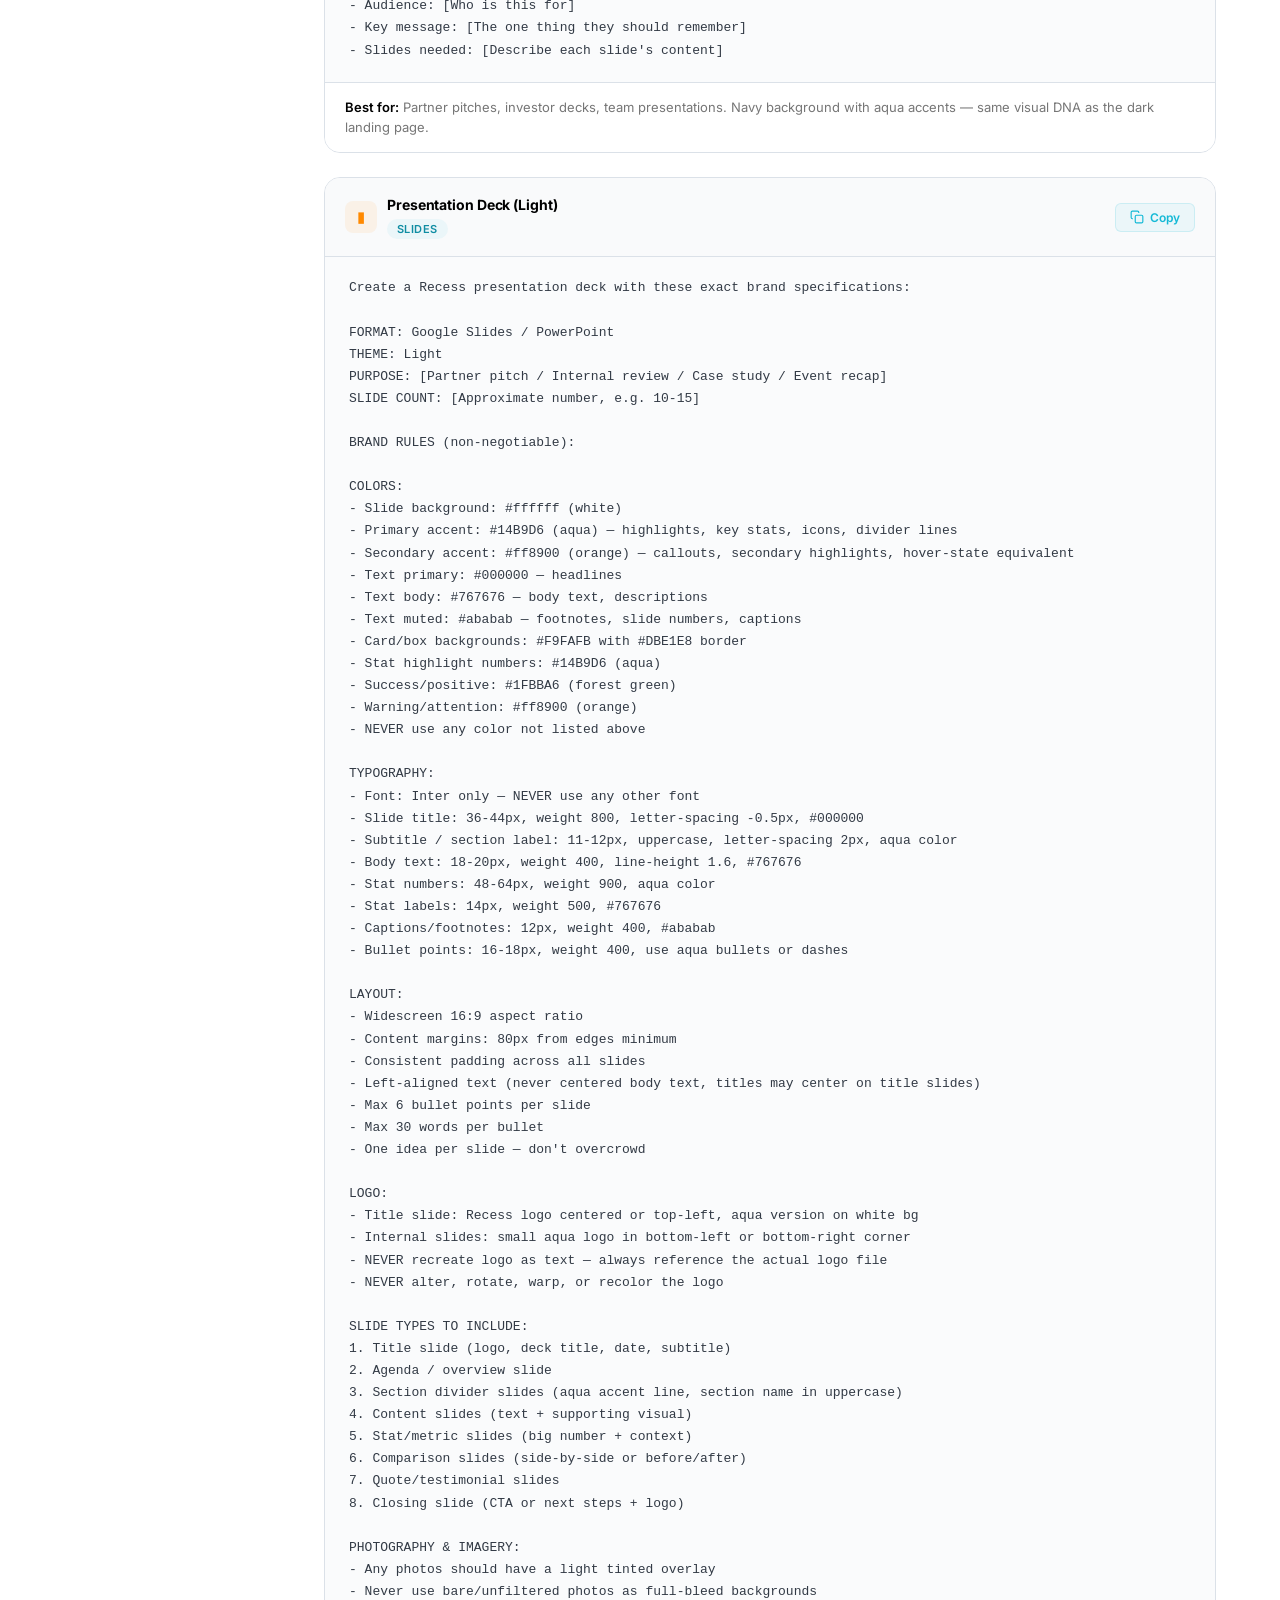
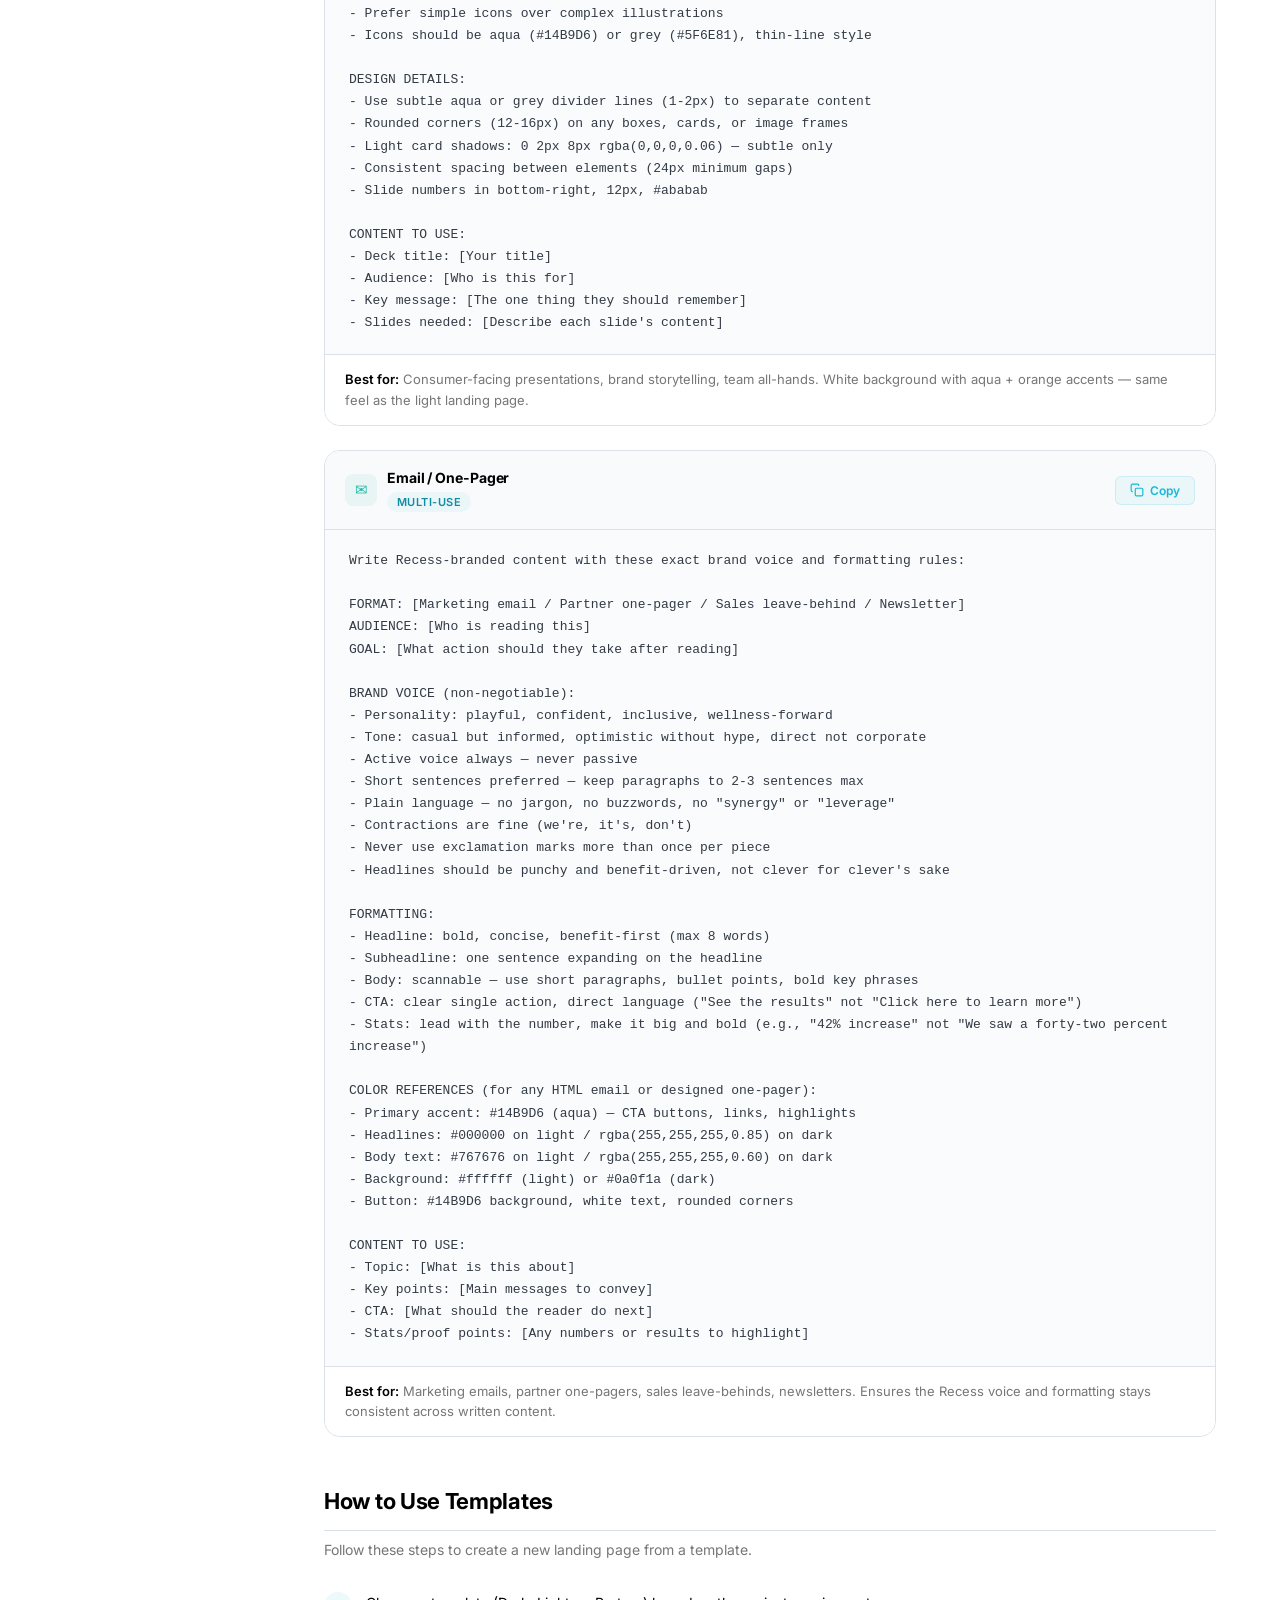
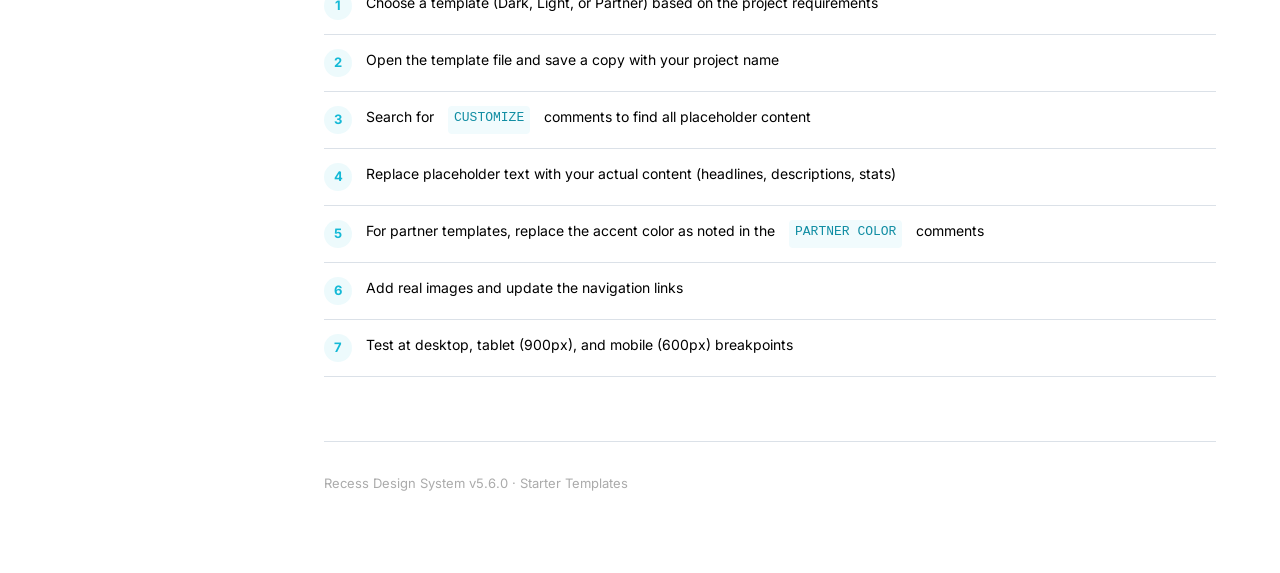
<file: templates.html>
<!DOCTYPE html>
<html lang="en">
<head>
  <meta charset="UTF-8">
  <meta name="viewport" content="width=device-width, initial-scale=1.0">
  <title>Templates - Recess Design System</title>
  <link rel="stylesheet" href="brand/tokens.css">
  <style>
    /* ── Layout ──────────────────────────────────────────────────────── */
    body {
      margin: 0;
      background: #ffffff;
      color: var(--text-black);
      display: flex;
      min-height: 100vh;
    }

    /* ── Sidebar ─────────────────────────────────────────────────────── */
    .sidebar {
      width: 260px;
      min-height: 100vh;
      background: var(--color-grey-50);
      border-right: 1px solid var(--color-grey-200);
      padding: 32px 0;
      position: fixed;
      top: 0;
      left: 0;
      overflow-y: auto;
    }

    .sidebar-logo {
      padding: 0 28px 28px;
      border-bottom: 1px solid var(--color-grey-200);
      margin-bottom: 16px;
    }

    .sidebar-logo span {
      font-size: 22px;
      font-weight: 900;
      letter-spacing: -0.5px;
      color: var(--color-aqua);
    }

    .sidebar-logo small {
      display: block;
      font-size: 11px;
      font-weight: 600;
      letter-spacing: 0.08em;
      text-transform: uppercase;
      color: var(--color-grey-500);
      margin-top: 4px;
    }

    .sidebar nav {
      padding: 0 16px;
    }

    .sidebar nav a {
      display: flex;
      align-items: center;
      gap: 10px;
      padding: 10px 12px;
      border-radius: 8px;
      text-decoration: none;
      font-size: 14px;
      font-weight: 500;
      color: var(--color-grey-500);
      transition: all 0.15s ease;
      margin-bottom: 2px;
    }

    .sidebar nav a:hover {
      background: rgba(20, 185, 214, 0.06);
      color: var(--color-sea-green);
    }

    .sidebar nav a.active {
      background: rgba(20, 185, 214, 0.10);
      color: var(--color-aqua);
      font-weight: 600;
    }

    .sidebar nav a .nav-icon {
      width: 20px;
      text-align: center;
      font-size: 15px;
      opacity: 0.7;
    }

    .sidebar nav a.active .nav-icon {
      opacity: 1;
    }

    /* ── Main Content ────────────────────────────────────────────────── */
    .main {
      margin-left: 260px;
      flex: 1;
      padding: 56px 64px 80px;
      max-width: 1080px;
    }

    /* ── Page Header ─────────────────────────────────────────────────── */
    .page-header {
      margin-bottom: 48px;
    }

    .page-header h1 {
      font-size: 32px;
      font-weight: 800;
      letter-spacing: -0.5px;
      color: var(--text-black);
      margin-bottom: 12px;
    }

    .page-header p {
      font-size: 17px;
      line-height: 1.7;
      color: var(--text-body);
      max-width: 560px;
    }

    /* ── Template Card ───────────────────────────────────────────────── */
    .template-card {
      background: #ffffff;
      border: 1px solid var(--color-grey-200);
      border-radius: 16px;
      overflow: hidden;
      margin-bottom: 32px;
      transition: box-shadow 0.25s ease, border-color 0.25s ease;
    }

    .template-card:hover {
      border-color: rgba(20, 185, 214, 0.25);
      box-shadow: 0 8px 32px rgba(20, 185, 214, 0.08);
    }

    /* ── Template Preview ────────────────────────────────────────────── */
    .template-preview {
      height: 260px;
      position: relative;
      overflow: hidden;
    }

    .template-preview.dark-preview {
      background: var(--color-navy);
    }

    .template-preview.light-preview {
      background: #ffffff;
      border-bottom: 1px solid var(--color-grey-200);
    }

    .template-preview.partner-preview {
      background: var(--color-navy);
    }

    /* Mini wireframe inside preview */
    .mini-wireframe {
      padding: 20px;
      height: 100%;
      display: flex;
      flex-direction: column;
    }

    /* Mini nav */
    .mini-nav {
      display: flex;
      align-items: center;
      justify-content: space-between;
      padding: 8px 16px;
      border-radius: 6px;
      margin-bottom: 16px;
    }

    .mini-nav.dark-nav {
      background: rgba(255, 255, 255, 0.05);
      border: 1px solid rgba(255, 255, 255, 0.06);
    }

    .mini-nav.light-nav {
      background: rgba(0, 0, 0, 0.02);
      border: 1px solid var(--color-grey-200);
    }

    .mini-nav .nav-dot {
      width: 40px;
      height: 8px;
      border-radius: 4px;
    }

    .mini-nav.dark-nav .nav-dot {
      background: rgba(255, 255, 255, 0.20);
    }

    .mini-nav.light-nav .nav-dot {
      background: var(--color-grey-200);
    }

    .mini-nav .nav-dots {
      display: flex;
      gap: 8px;
    }

    .mini-nav .nav-dots span {
      width: 24px;
      height: 6px;
      border-radius: 3px;
    }

    .mini-nav.dark-nav .nav-dots span {
      background: rgba(255, 255, 255, 0.10);
    }

    .mini-nav.light-nav .nav-dots span {
      background: var(--color-grey-200);
    }

    /* Mini hero */
    .mini-hero {
      flex: 1;
      display: flex;
      flex-direction: column;
      align-items: center;
      justify-content: center;
      gap: 8px;
    }

    .mini-hero .hero-line {
      border-radius: 4px;
    }

    .mini-hero .hero-line.dark-line {
      background: rgba(255, 255, 255, 0.15);
    }

    .mini-hero .hero-line.light-line {
      background: var(--color-grey-200);
    }

    .mini-hero .hero-btn {
      width: 64px;
      height: 20px;
      border-radius: 6px;
      margin-top: 4px;
    }

    .mini-hero .hero-btn.aqua-btn {
      background: var(--color-aqua);
    }

    .mini-hero .hero-btn.orange-btn {
      background: var(--color-orange);
    }

    /* Mini cards row */
    .mini-cards {
      display: flex;
      gap: 8px;
      margin-top: auto;
    }

    .mini-card-box {
      flex: 1;
      height: 40px;
      border-radius: 6px;
    }

    .mini-card-box.dark-card {
      background: rgba(255, 255, 255, 0.04);
      border: 1px solid rgba(255, 255, 255, 0.06);
    }

    .mini-card-box.light-card {
      background: #ffffff;
      border: 1px solid var(--color-grey-200);
    }

    /* Partner color indicator */
    .partner-accent-bar {
      position: absolute;
      bottom: 0;
      left: 0;
      right: 0;
      height: 4px;
      background: linear-gradient(90deg, var(--color-aqua), var(--color-orange), var(--color-forest));
    }

    /* ── Template Info ───────────────────────────────────────────────── */
    .template-info {
      padding: 24px 28px;
    }

    .template-info .template-badge {
      display: inline-flex;
      align-items: center;
      padding: 4px 10px;
      font-size: 11px;
      font-weight: 600;
      letter-spacing: 0.05em;
      text-transform: uppercase;
      border-radius: 100px;
      margin-bottom: 12px;
    }

    .template-badge.dark-badge {
      background: rgba(10, 15, 26, 0.08);
      color: var(--color-navy);
    }

    .template-badge.light-badge {
      background: rgba(255, 137, 0, 0.08);
      color: var(--color-orange);
    }

    .template-badge.partner-badge {
      background: rgba(20, 185, 214, 0.08);
      color: var(--color-aqua);
    }

    .template-info h3 {
      font-size: 18px;
      font-weight: 700;
      color: var(--text-black);
      margin-bottom: 8px;
      letter-spacing: -0.2px;
    }

    .template-info p {
      font-size: 14px;
      line-height: 1.6;
      color: var(--text-body);
      margin-bottom: 20px;
    }

    .template-info .template-features {
      list-style: none;
      padding: 0;
      margin: 0 0 20px;
      display: flex;
      flex-wrap: wrap;
      gap: 8px;
    }

    .template-info .template-features li {
      font-size: 12px;
      font-weight: 500;
      padding: 4px 12px;
      border-radius: 6px;
      background: var(--color-grey-50);
      color: var(--color-grey-500);
      border: 1px solid var(--color-grey-200);
    }

    .template-info .open-btn {
      display: inline-flex;
      align-items: center;
      gap: 8px;
      padding: 10px 24px;
      font-family: var(--font-family);
      font-size: 14px;
      font-weight: 600;
      color: #ffffff;
      background: var(--color-aqua);
      border: none;
      border-radius: 8px;
      text-decoration: none;
      transition: background 0.2s ease, transform 0.2s ease;
      cursor: pointer;
    }

    .template-info .open-btn:hover {
      background: var(--color-sea-green);
      transform: translateY(-1px);
    }

    /* ── Usage Section ───────────────────────────────────────────────── */
    .usage-section {
      margin-top: 48px;
      margin-bottom: 48px;
    }

    .usage-section h2 {
      font-size: 22px;
      font-weight: 700;
      letter-spacing: -0.3px;
      color: var(--text-black);
      margin-bottom: 8px;
      padding-bottom: 12px;
      border-bottom: 1px solid var(--color-grey-200);
    }

    .usage-section p {
      font-size: 14px;
      line-height: 1.6;
      color: var(--text-body);
      margin-bottom: 16px;
    }

    .usage-steps {
      list-style: none;
      padding: 0;
      counter-reset: step;
    }

    .usage-steps li {
      counter-increment: step;
      display: flex;
      gap: 14px;
      padding: 14px 0;
      border-bottom: 1px solid var(--color-grey-200);
      font-size: 14px;
      line-height: 1.5;
      color: var(--text-black);
    }

    .usage-steps li::before {
      content: counter(step);
      flex-shrink: 0;
      width: 28px;
      height: 28px;
      border-radius: 50%;
      background: rgba(20, 185, 214, 0.08);
      color: var(--color-aqua);
      display: flex;
      align-items: center;
      justify-content: center;
      font-size: 13px;
      font-weight: 700;
    }

    /* ── Prompt Templates ────────────────────────────────────────────── */
    .prompts-section {
      margin-top: 56px;
      margin-bottom: 48px;
    }

    .prompts-section h2 {
      font-size: 22px;
      font-weight: 700;
      letter-spacing: -0.3px;
      color: var(--text-black);
      margin-bottom: 8px;
      padding-bottom: 12px;
      border-bottom: 1px solid var(--color-grey-200);
    }

    .prompts-section > p {
      font-size: 14px;
      line-height: 1.6;
      color: var(--text-body);
      margin-bottom: 28px;
    }

    .prompt-card {
      background: #ffffff;
      border: 1px solid var(--color-grey-200);
      border-radius: 16px;
      overflow: hidden;
      margin-bottom: 24px;
      transition: border-color 0.25s ease, box-shadow 0.25s ease;
    }

    .prompt-card:hover {
      border-color: rgba(20, 185, 214, 0.25);
      box-shadow: 0 4px 20px rgba(20, 185, 214, 0.06);
    }

    .prompt-card-header {
      display: flex;
      align-items: center;
      justify-content: space-between;
      padding: 16px 20px;
      border-bottom: 1px solid var(--color-grey-200);
      background: var(--color-grey-50);
    }

    .prompt-card-header .prompt-label {
      display: flex;
      align-items: center;
      gap: 10px;
    }

    .prompt-card-header .prompt-icon {
      width: 32px;
      height: 32px;
      border-radius: 8px;
      display: flex;
      align-items: center;
      justify-content: center;
      font-size: 15px;
    }

    .prompt-icon.dark-icon {
      background: rgba(10, 15, 26, 0.08);
      color: var(--color-navy);
    }

    .prompt-icon.light-icon {
      background: rgba(255, 137, 0, 0.08);
      color: var(--color-orange);
    }

    .prompt-icon.partner-icon {
      background: rgba(20, 185, 214, 0.08);
      color: var(--color-aqua);
    }

    .prompt-icon.generic-icon {
      background: rgba(31, 187, 166, 0.08);
      color: var(--color-forest);
    }

    .prompt-card-header h4 {
      font-size: 14px;
      font-weight: 700;
      color: var(--text-black);
      margin: 0;
      letter-spacing: -0.1px;
    }

    .prompt-card-header .prompt-tag {
      font-size: 11px;
      font-weight: 600;
      letter-spacing: 0.04em;
      text-transform: uppercase;
      padding: 3px 10px;
      border-radius: 100px;
      background: rgba(20, 185, 214, 0.06);
      color: var(--color-sea-green);
    }

    .copy-btn {
      display: inline-flex;
      align-items: center;
      gap: 6px;
      padding: 6px 14px;
      font-family: var(--font-family);
      font-size: 12px;
      font-weight: 600;
      color: var(--color-aqua);
      background: rgba(20, 185, 214, 0.06);
      border: 1px solid rgba(20, 185, 214, 0.15);
      border-radius: 6px;
      cursor: pointer;
      transition: all 0.2s ease;
    }

    .copy-btn:hover {
      background: rgba(20, 185, 214, 0.12);
      border-color: rgba(20, 185, 214, 0.30);
    }

    .copy-btn.copied {
      color: var(--color-forest);
      background: rgba(31, 187, 166, 0.08);
      border-color: rgba(31, 187, 166, 0.20);
    }

    .prompt-code {
      padding: 20px 24px;
      background: #fafbfc;
      overflow-x: auto;
    }

    .prompt-code pre {
      margin: 0;
      font-family: 'SF Mono', 'Fira Code', 'JetBrains Mono', Consolas, monospace;
      font-size: 13px;
      line-height: 1.7;
      color: var(--color-grey-800);
      white-space: pre-wrap;
      word-break: break-word;
    }

    .prompt-description {
      padding: 14px 20px;
      border-top: 1px solid var(--color-grey-200);
      font-size: 13px;
      line-height: 1.6;
      color: var(--text-body);
      background: #ffffff;
    }

    .prompt-description strong {
      color: var(--text-black);
      font-weight: 600;
    }

    /* ── Footer ───────────────────────────────────────────────────────── */
    .footer {
      margin-top: 64px;
      padding-top: 32px;
      border-top: 1px solid var(--color-grey-200);
      font-size: 13px;
      color: var(--text-placeholder);
    }

    /* ── Responsive ───────────────────────────────────────────────────── */
    @media (max-width: 900px) {
      .sidebar { display: none; }
      .main {
        margin-left: 0;
        padding: 32px 24px 60px;
      }
    }
  </style>
</head>
<body>
  <!-- Sidebar Navigation -->
  <aside class="sidebar">
    <div class="sidebar-logo">
      <img src="assets/logo-full-aqua.png" alt="Recess" style="height: 28px;">
      <small>Design System</small>
    </div>
    <nav>
      <a href="index.html">
        <span class="nav-icon">&#9679;</span> Overview
      </a>
      <a href="brand.html">
        <span class="nav-icon">&#9830;</span> Brand
      </a>
      <a href="colors.html">
        <span class="nav-icon">&#9673;</span> Colors
      </a>
      <a href="typography.html">
        <span class="nav-icon">Aa</span> Typography
      </a>
      <a href="components.html">
        <span class="nav-icon">&#9645;</span> Components
      </a>
      <a href="layouts.html">
        <span class="nav-icon">&#9638;</span> Layouts
      </a>
      <a href="effects.html">
        <span class="nav-icon">&#10024;</span> Effects
      </a>
      <a href="photography.html">
        <span class="nav-icon">&#9711;</span> Photography
      </a>
      <a href="templates.html" class="active">
        <span class="nav-icon">&#9783;</span> Templates
      </a>
      <div style="height:1px;background:var(--color-grey-200);margin:12px 16px;"></div>
      <a href="setup.html">
        <span class="nav-icon">&#9881;</span> Team Setup
      </a>
    </nav>
  </aside>

  <!-- Main Content -->
  <main class="main">
    <div class="page-header">
      <h1>Starter Templates</h1>
      <p>Ready-to-use landing page templates built with brand tokens. Copy, customize, and launch.</p>
    </div>

    <!-- ━━━━━━━ DARK TEMPLATE ━━━━━━━ -->
    <div class="template-card">
      <div class="template-preview dark-preview">
        <div class="mini-wireframe">
          <div class="mini-nav dark-nav">
            <div class="nav-dot"></div>
            <div class="nav-dots">
              <span></span><span></span><span></span>
            </div>
          </div>
          <div class="mini-hero">
            <div class="hero-line dark-line" style="width: 50%; height: 8px;"></div>
            <div class="hero-line dark-line" style="width: 80%; height: 14px;"></div>
            <div class="hero-line dark-line" style="width: 60%; height: 8px;"></div>
            <div class="hero-btn aqua-btn"></div>
          </div>
          <div class="mini-cards">
            <div class="mini-card-box dark-card"></div>
            <div class="mini-card-box dark-card"></div>
            <div class="mini-card-box dark-card"></div>
          </div>
        </div>
      </div>
      <div class="template-info">
        <div class="template-badge dark-badge">Dark Theme</div>
        <h3>Dark Landing Page</h3>
        <p>Navy background with glassmorphism navigation, aqua highlights, and the full dark component set. Ideal for premium partner pages and product launches.</p>
        <ul class="template-features">
          <li>Glassmorphism Nav</li>
          <li>88vh Hero</li>
          <li>Card Grid</li>
          <li>Stat Blocks</li>
          <li>CTA Section</li>
          <li>Footer</li>
        </ul>
        <a href="assets/template-dark.html" class="open-btn">Open Template &rarr;</a>
      </div>
    </div>

    <!-- ━━━━━━━ LIGHT TEMPLATE ━━━━━━━ -->
    <div class="template-card">
      <div class="template-preview light-preview">
        <div class="mini-wireframe">
          <div class="mini-nav light-nav">
            <div class="nav-dot"></div>
            <div class="nav-dots">
              <span></span><span></span><span></span>
            </div>
          </div>
          <div class="mini-hero">
            <div class="hero-line light-line" style="width: 50%; height: 8px;"></div>
            <div class="hero-line light-line" style="width: 80%; height: 14px;"></div>
            <div class="hero-line light-line" style="width: 60%; height: 8px;"></div>
            <div class="hero-btn orange-btn"></div>
          </div>
          <div class="mini-cards">
            <div class="mini-card-box light-card"></div>
            <div class="mini-card-box light-card"></div>
            <div class="mini-card-box light-card"></div>
          </div>
        </div>
      </div>
      <div class="template-info">
        <div class="template-badge light-badge">Light Theme</div>
        <h3>Light Landing Page</h3>
        <p>White background with clean navigation and orange accent colors. Perfect for consumer-facing pages, brand storytelling, and product detail pages.</p>
        <ul class="template-features">
          <li>Clean White Nav</li>
          <li>80vh Hero</li>
          <li>Card Grid</li>
          <li>Stat Blocks</li>
          <li>CTA Section</li>
          <li>Footer</li>
        </ul>
        <a href="assets/template-light.html" class="open-btn">Open Template &rarr;</a>
      </div>
    </div>

    <!-- ━━━━━━━ PARTNER TEMPLATE ━━━━━━━ -->
    <div class="template-card">
      <div class="template-preview partner-preview">
        <div class="mini-wireframe">
          <div class="mini-nav dark-nav">
            <div class="nav-dot"></div>
            <div class="nav-dots">
              <span></span><span></span><span></span>
            </div>
          </div>
          <div class="mini-hero">
            <div class="hero-line dark-line" style="width: 50%; height: 8px;"></div>
            <div class="hero-line dark-line" style="width: 80%; height: 14px;"></div>
            <div class="hero-line dark-line" style="width: 60%; height: 8px;"></div>
            <div class="hero-btn aqua-btn"></div>
          </div>
          <div class="mini-cards">
            <div class="mini-card-box dark-card"></div>
            <div class="mini-card-box dark-card"></div>
            <div class="mini-card-box dark-card"></div>
          </div>
          <div class="partner-accent-bar"></div>
        </div>
      </div>
      <div class="template-info">
        <div class="template-badge partner-badge">Partner Theme</div>
        <h3>Partner Landing Page</h3>
        <p>Based on the dark template with clearly marked partner color slots. Includes HTML comments explaining exactly where and how to swap in partner brand colors.</p>
        <ul class="template-features">
          <li>Partner Color Slots</li>
          <li>Customization Guide</li>
          <li>Glassmorphism Nav</li>
          <li>Full Section Set</li>
          <li>Commented Instructions</li>
        </ul>
        <a href="assets/template-partner.html" class="open-btn">Open Template &rarr;</a>
      </div>
    </div>

    <!-- ━━━━━━━ PROMPT TEMPLATES ━━━━━━━ -->
    <section class="prompts-section">
      <h2>Prompt Templates</h2>
      <p>Copy-paste these prompts into Claude to build brand-consistent assets — landing pages, presentations, emails, and more. Each prompt includes all the rules, tokens, and structure needed — just fill in the brackets.</p>

      <!-- ── Dark Landing Page Prompt ── -->
      <div class="prompt-card">
        <div class="prompt-card-header">
          <div class="prompt-label">
            <div class="prompt-icon dark-icon">&#9790;</div>
            <div>
              <h4>Dark Landing Page</h4>
              <span class="prompt-tag">Most Used</span>
            </div>
          </div>
          <button class="copy-btn" onclick="copyPrompt(this, 'prompt-dark')">
            <svg width="14" height="14" fill="none" stroke="currentColor" stroke-width="2" viewBox="0 0 24 24"><rect x="9" y="9" width="13" height="13" rx="2"/><path d="M5 15H4a2 2 0 01-2-2V4a2 2 0 012-2h9a2 2 0 012 2v1"/></svg>
            Copy
          </button>
        </div>
        <div class="prompt-code">
          <pre id="prompt-dark">Build a Recess landing page with these exact specifications:

THEME: Dark (navy background #0a0f1a)
PARTNER: [Partner name or "Recess internal"]
GOAL: [Brand awareness / Lead generation / Case study / Event promotion]

BRAND RULES (non-negotiable):
- Font: Inter only (Google Fonts, weights 400–900)
- Primary color: #14B9D6 (aqua) — used for CTAs, accents, section labels
- Hover on dark: #108DA3 (sea green)
- Background: #0a0f1a (navy)
- Text: rgba(255,255,255,0.85) body, rgba(255,255,255,0.60) secondary
- Nav: fixed, glassmorphism (backdrop-filter: blur(12px), bg rgba(10,15,26,0.75), border rgba(255,255,255,0.06))
- Logo: use the actual logo image file — never recreate as text. Use logo-full-white.png at height 28px in nav
- Hero: min-height 88vh, headline clamp(42px,6vw,76px) weight 900 tracking -2px, subhead clamp(18px,1.5vw,24px) weight 400
- Section labels: 11px uppercase, letter-spacing 2px, aqua color
- Section titles: clamp(28px,3.5vw,44px) weight 800
- Max content width: 1160px centered
- Section padding: 100px vertical, 48px horizontal
- Card radius: 16px, button radius: 10px
- Card hover: border glow rgba(20,185,214,0.15) + translateY(-3px)
- Button hover: color shift + translateY(-1px) + shadow 0 0 32px rgba(20,185,214,0.40)
- All transitions: 0.2–0.4s ease
- Photography: always overlay (aqua 20% + grey 50%), never bare images
- Responsive: stack at 900px, adjust at 600px

REQUIRED SECTIONS:
1. Nav (fixed, glassmorphism, logo left, links + CTA right)
2. Hero (headline, subheadline, CTA button, 88vh)
3. At least 2 content sections (features, stats, cards, testimonials)
4. CTA section near bottom
5. Footer (logo, copyright, links)

OUTPUT: Single self-contained HTML file, all CSS inline except Google Fonts import.

CONTENT TO USE:
- Headline: [Your headline]
- Subheadline: [Your subheadline]
- CTA text: [Your CTA label]
- Sections: [Describe what sections you need and any specific copy]</pre>
        </div>
        <div class="prompt-description">
          <strong>Best for:</strong> Premium partner pages, product launches, event promos. Uses the Kraft Heinz-style dark theme with glassmorphism effects.
        </div>
      </div>

      <!-- ── Light Landing Page Prompt ── -->
      <div class="prompt-card">
        <div class="prompt-card-header">
          <div class="prompt-label">
            <div class="prompt-icon light-icon">&#9788;</div>
            <div>
              <h4>Light Landing Page</h4>
              <span class="prompt-tag">Consumer-Facing</span>
            </div>
          </div>
          <button class="copy-btn" onclick="copyPrompt(this, 'prompt-light')">
            <svg width="14" height="14" fill="none" stroke="currentColor" stroke-width="2" viewBox="0 0 24 24"><rect x="9" y="9" width="13" height="13" rx="2"/><path d="M5 15H4a2 2 0 01-2-2V4a2 2 0 012-2h9a2 2 0 012 2v1"/></svg>
            Copy
          </button>
        </div>
        <div class="prompt-code">
          <pre id="prompt-light">Build a Recess landing page with these exact specifications:

THEME: Light (white background #ffffff)
PARTNER: [Partner name or "Recess internal"]
GOAL: [Brand awareness / Lead generation / Case study / Event promotion]

BRAND RULES (non-negotiable):
- Font: Inter only (Google Fonts, weights 400–900)
- Primary color: #14B9D6 (aqua) — used for CTAs and key accents
- Hover on light: #ff8900 (orange)
- Background: #ffffff
- Text: #000000 headlines, #767676 body, #ababab captions
- Nav: fixed, white background (rgba(255,255,255,0.80)), backdrop-filter blur(12px), subtle bottom border
- Logo: use the actual logo image file — never recreate as text. Use logo-full-aqua.png at height 28px in nav
- Hero: min-height 80vh, headline clamp(42px,6vw,76px) weight 900 tracking -2px, subhead clamp(18px,1.5vw,24px) weight 400
- Section labels: 11px uppercase, letter-spacing 2px, aqua color
- Section titles: clamp(28px,3.5vw,44px) weight 800
- Max content width: 1160px centered
- Section padding: 100px vertical, 48px horizontal
- Card radius: 16px, button radius: 10px
- Card hover: border glow + translateY(-3px)
- Button hover: background shift to orange + translateY(-1px)
- All transitions: 0.2–0.4s ease
- Photography: always overlay (aqua 20% + grey 50%), never bare images
- Responsive: stack at 900px, adjust at 600px

REQUIRED SECTIONS:
1. Nav (fixed, white background, logo left, links + CTA right)
2. Hero (headline, subheadline, CTA button, 80vh)
3. At least 2 content sections (features, stats, cards, testimonials)
4. CTA section near bottom
5. Footer (logo, copyright, links)

OUTPUT: Single self-contained HTML file, all CSS inline except Google Fonts import.

CONTENT TO USE:
- Headline: [Your headline]
- Subheadline: [Your subheadline]
- CTA text: [Your CTA label]
- Sections: [Describe what sections you need and any specific copy]</pre>
        </div>
        <div class="prompt-description">
          <strong>Best for:</strong> Consumer-facing pages, brand storytelling, product detail pages. Uses the recess.is-style white theme with orange hover accents.
        </div>
      </div>

      <!-- ── Partner Landing Page Prompt ── -->
      <div class="prompt-card">
        <div class="prompt-card-header">
          <div class="prompt-label">
            <div class="prompt-icon partner-icon">&#9830;</div>
            <div>
              <h4>Partner Co-Branded Page</h4>
              <span class="prompt-tag">Customizable</span>
            </div>
          </div>
          <button class="copy-btn" onclick="copyPrompt(this, 'prompt-partner')">
            <svg width="14" height="14" fill="none" stroke="currentColor" stroke-width="2" viewBox="0 0 24 24"><rect x="9" y="9" width="13" height="13" rx="2"/><path d="M5 15H4a2 2 0 01-2-2V4a2 2 0 012-2h9a2 2 0 012 2v1"/></svg>
            Copy
          </button>
        </div>
        <div class="prompt-code">
          <pre id="prompt-partner">Build a co-branded Recess x [PARTNER NAME] landing page with these exact specifications:

THEME: Partner dark (navy background #0a0f1a with partner accent color)
PARTNER: [Partner name]
PARTNER ACCENT COLOR: [Partner's primary brand color hex, e.g. #E4002B for Kraft Heinz]
GOAL: [Brand awareness / Lead generation / Case study / Event promotion]

BRAND RULES (non-negotiable):
- Font: Inter only (Google Fonts, weights 400–900)
- Recess primary: #14B9D6 (aqua) — ALWAYS used for nav CTA + footer. Never replaced.
- Partner accent: [Partner hex] — used for section highlights, card borders, secondary buttons
- Background: #0a0f1a (navy)
- Text: rgba(255,255,255,0.85) body, rgba(255,255,255,0.60) secondary
- Nav: fixed, glassmorphism, "Recess x [Partner]" text next to logo
- Logo: use the actual Recess logo image file — never recreate as text. Use logo-full-white.png at height 28px in nav
- Hero: min-height 88vh, headline clamp(42px,6vw,76px) weight 900 tracking -2px
- Section labels: 11px uppercase, letter-spacing 2px, partner accent color
- Section titles: clamp(28px,3.5vw,44px) weight 800
- Max content width: 1160px centered
- Section padding: 100px vertical, 48px horizontal
- Card radius: 16px, button radius: 10px
- Recess aqua for primary CTAs, partner color for secondary accents/borders
- All transitions: 0.2–0.4s ease
- Photography: always overlay, never bare images
- Responsive: stack at 900px, adjust at 600px

CO-BRANDING RULES:
- Recess logo always appears in nav and footer
- Partner logo can appear in hero and a dedicated partner section
- Recess aqua (#14B9D6) must remain the primary CTA color — partner color is supplementary
- Use "Recess x [Partner]" format, not "[Partner] x Recess"

REQUIRED SECTIONS:
1. Nav (fixed, glassmorphism, Recess logo + "x Partner", CTA right)
2. Hero (headline, subheadline, CTA, 88vh)
3. Partner intro section (who they are, why this partnership)
4. At least 1 content section (results, features, benefits)
5. CTA section near bottom
6. Footer (Recess logo, partner logo, copyright)

OUTPUT: Single self-contained HTML file, all CSS inline except Google Fonts import.

CONTENT TO USE:
- Headline: [Your headline]
- Subheadline: [Your subheadline]
- CTA text: [Your CTA label]
- Partner description: [Brief partner description]
- Sections: [Describe what sections you need]</pre>
        </div>
        <div class="prompt-description">
          <strong>Best for:</strong> Co-branded partner campaigns. Recess DNA stays locked while the partner's accent color adapts the mood. Partner color never replaces Recess aqua in CTAs.
        </div>
      </div>

      <!-- ── Quick Modification Prompt ── -->
      <div class="prompt-card">
        <div class="prompt-card-header">
          <div class="prompt-label">
            <div class="prompt-icon generic-icon">&#9881;</div>
            <div>
              <h4>Modify an Existing Page</h4>
              <span class="prompt-tag">Quick Edit</span>
            </div>
          </div>
          <button class="copy-btn" onclick="copyPrompt(this, 'prompt-modify')">
            <svg width="14" height="14" fill="none" stroke="currentColor" stroke-width="2" viewBox="0 0 24 24"><rect x="9" y="9" width="13" height="13" rx="2"/><path d="M5 15H4a2 2 0 01-2-2V4a2 2 0 012-2h9a2 2 0 012 2v1"/></svg>
            Copy
          </button>
        </div>
        <div class="prompt-code">
          <pre id="prompt-modify">Modify this Recess landing page. Here is the current HTML:

[Paste your current HTML file here]

CHANGES NEEDED:
- [Describe what you want changed]

RULES YOU MUST FOLLOW (do not break these):
- Keep ALL existing Recess brand tokens (colors, fonts, spacing) exactly as they are
- Font must remain Inter only — do not add or change fonts
- Colors must remain from the Recess token set: aqua #14B9D6, sea green #108DA3, orange #ff8900, navy #0a0f1a
- Do not remove or alter the logo — it must stay as an image file, not text
- Keep glassmorphism nav styling intact
- Keep all hover effects (translateY, shadow grow, color shifts)
- Maintain responsive breakpoints at 900px and 600px
- Output must remain a single self-contained HTML file
- Do not add any external dependencies beyond Google Fonts Inter

OUTPUT: Return the complete modified HTML file.</pre>
        </div>
        <div class="prompt-description">
          <strong>Best for:</strong> Updating copy, adding sections, or tweaking an existing page without accidentally breaking brand consistency.
        </div>
      </div>

      <!-- ── Presentation Dark Prompt ── -->
      <div class="prompt-card">
        <div class="prompt-card-header">
          <div class="prompt-label">
            <div class="prompt-icon dark-icon">&#9646;</div>
            <div>
              <h4>Presentation Deck (Dark)</h4>
              <span class="prompt-tag">Slides</span>
            </div>
          </div>
          <button class="copy-btn" onclick="copyPrompt(this, 'prompt-ppt-dark')">
            <svg width="14" height="14" fill="none" stroke="currentColor" stroke-width="2" viewBox="0 0 24 24"><rect x="9" y="9" width="13" height="13" rx="2"/><path d="M5 15H4a2 2 0 01-2-2V4a2 2 0 012-2h9a2 2 0 012 2v1"/></svg>
            Copy
          </button>
        </div>
        <div class="prompt-code">
          <pre id="prompt-ppt-dark">Create a Recess presentation deck with these exact brand specifications:

FORMAT: Google Slides / PowerPoint
THEME: Dark
PURPOSE: [Partner pitch / Internal review / Case study / Event recap]
SLIDE COUNT: [Approximate number, e.g. 10-15]

BRAND RULES (non-negotiable):

COLORS:
- Slide background: #0a0f1a (navy)
- Primary accent: #14B9D6 (aqua) — used for highlights, key stats, icons, divider lines
- Secondary accent: #108DA3 (sea green) — used for subtle accents, secondary elements
- Text primary: rgba(255,255,255,0.85) — main body text
- Text secondary: rgba(255,255,255,0.60) — supporting text, captions
- Text muted: rgba(255,255,255,0.25) — footnotes, slide numbers
- Card/box backgrounds: rgba(255,255,255,0.03) with rgba(255,255,255,0.06) border
- Stat highlight numbers: #14B9D6 (aqua)
- Success/positive: #1FBBA6 (forest green)
- Warning/attention: #ff8900 (orange)
- NEVER use any color not listed above

TYPOGRAPHY:
- Font: Inter only — NEVER use any other font
- Slide title: 36-44px, weight 800, letter-spacing -0.5px
- Subtitle / section label: 11-12px, uppercase, letter-spacing 2px, aqua color
- Body text: 18-20px, weight 400, line-height 1.6
- Stat numbers: 48-64px, weight 900, aqua color
- Stat labels: 14px, weight 500, rgba(255,255,255,0.60)
- Captions/footnotes: 12px, weight 400, rgba(255,255,255,0.25)
- Bullet points: 16-18px, weight 400, use aqua bullets or dashes

LAYOUT:
- Widescreen 16:9 aspect ratio
- Content margins: 80px from edges minimum
- Consistent padding across all slides
- Left-aligned text (never centered body text, titles may center on title slides)
- Max 6 bullet points per slide
- Max 30 words per bullet
- One idea per slide — don't overcrowd

LOGO:
- Title slide: Recess logo centered or top-left, white version on dark bg
- Internal slides: small white logo in bottom-left or bottom-right corner
- NEVER recreate logo as text — always reference the actual logo file
- NEVER alter, rotate, warp, or recolor the logo

SLIDE TYPES TO INCLUDE:
1. Title slide (logo, deck title, date, subtitle)
2. Agenda / overview slide
3. Section divider slides (aqua accent line, section name in uppercase)
4. Content slides (text + supporting visual)
5. Stat/metric slides (big number + context)
6. Comparison slides (side-by-side or before/after)
7. Quote/testimonial slides
8. Closing slide (CTA or next steps + logo)

PHOTOGRAPHY & IMAGERY:
- Any photos should have a tinted overlay (aqua 20% + dark 50%)
- Never use bare/unfiltered photos
- Prefer simple icons over complex illustrations
- Icons should be white or aqua, thin-line style

DESIGN DETAILS:
- Use subtle aqua divider lines (1-2px) to separate content sections
- Rounded corners (12-16px) on any boxes, cards, or image frames
- No drop shadows — use border/outline treatment instead
- Consistent spacing between elements (24px minimum gaps)
- Slide numbers in bottom-right, 12px, muted text color

CONTENT TO USE:
- Deck title: [Your title]
- Audience: [Who is this for]
- Key message: [The one thing they should remember]
- Slides needed: [Describe each slide's content]</pre>
        </div>
        <div class="prompt-description">
          <strong>Best for:</strong> Partner pitches, investor decks, team presentations. Navy background with aqua accents — same visual DNA as the dark landing page.
        </div>
      </div>

      <!-- ── Presentation Light Prompt ── -->
      <div class="prompt-card">
        <div class="prompt-card-header">
          <div class="prompt-label">
            <div class="prompt-icon light-icon">&#9646;</div>
            <div>
              <h4>Presentation Deck (Light)</h4>
              <span class="prompt-tag">Slides</span>
            </div>
          </div>
          <button class="copy-btn" onclick="copyPrompt(this, 'prompt-ppt-light')">
            <svg width="14" height="14" fill="none" stroke="currentColor" stroke-width="2" viewBox="0 0 24 24"><rect x="9" y="9" width="13" height="13" rx="2"/><path d="M5 15H4a2 2 0 01-2-2V4a2 2 0 012-2h9a2 2 0 012 2v1"/></svg>
            Copy
          </button>
        </div>
        <div class="prompt-code">
          <pre id="prompt-ppt-light">Create a Recess presentation deck with these exact brand specifications:

FORMAT: Google Slides / PowerPoint
THEME: Light
PURPOSE: [Partner pitch / Internal review / Case study / Event recap]
SLIDE COUNT: [Approximate number, e.g. 10-15]

BRAND RULES (non-negotiable):

COLORS:
- Slide background: #ffffff (white)
- Primary accent: #14B9D6 (aqua) — highlights, key stats, icons, divider lines
- Secondary accent: #ff8900 (orange) — callouts, secondary highlights, hover-state equivalent
- Text primary: #000000 — headlines
- Text body: #767676 — body text, descriptions
- Text muted: #ababab — footnotes, slide numbers, captions
- Card/box backgrounds: #F9FAFB with #DBE1E8 border
- Stat highlight numbers: #14B9D6 (aqua)
- Success/positive: #1FBBA6 (forest green)
- Warning/attention: #ff8900 (orange)
- NEVER use any color not listed above

TYPOGRAPHY:
- Font: Inter only — NEVER use any other font
- Slide title: 36-44px, weight 800, letter-spacing -0.5px, #000000
- Subtitle / section label: 11-12px, uppercase, letter-spacing 2px, aqua color
- Body text: 18-20px, weight 400, line-height 1.6, #767676
- Stat numbers: 48-64px, weight 900, aqua color
- Stat labels: 14px, weight 500, #767676
- Captions/footnotes: 12px, weight 400, #ababab
- Bullet points: 16-18px, weight 400, use aqua bullets or dashes

LAYOUT:
- Widescreen 16:9 aspect ratio
- Content margins: 80px from edges minimum
- Consistent padding across all slides
- Left-aligned text (never centered body text, titles may center on title slides)
- Max 6 bullet points per slide
- Max 30 words per bullet
- One idea per slide — don't overcrowd

LOGO:
- Title slide: Recess logo centered or top-left, aqua version on white bg
- Internal slides: small aqua logo in bottom-left or bottom-right corner
- NEVER recreate logo as text — always reference the actual logo file
- NEVER alter, rotate, warp, or recolor the logo

SLIDE TYPES TO INCLUDE:
1. Title slide (logo, deck title, date, subtitle)
2. Agenda / overview slide
3. Section divider slides (aqua accent line, section name in uppercase)
4. Content slides (text + supporting visual)
5. Stat/metric slides (big number + context)
6. Comparison slides (side-by-side or before/after)
7. Quote/testimonial slides
8. Closing slide (CTA or next steps + logo)

PHOTOGRAPHY & IMAGERY:
- Any photos should have a light tinted overlay
- Never use bare/unfiltered photos as full-bleed backgrounds
- Prefer simple icons over complex illustrations
- Icons should be aqua (#14B9D6) or grey (#5F6E81), thin-line style

DESIGN DETAILS:
- Use subtle aqua or grey divider lines (1-2px) to separate content
- Rounded corners (12-16px) on any boxes, cards, or image frames
- Light card shadows: 0 2px 8px rgba(0,0,0,0.06) — subtle only
- Consistent spacing between elements (24px minimum gaps)
- Slide numbers in bottom-right, 12px, #ababab

CONTENT TO USE:
- Deck title: [Your title]
- Audience: [Who is this for]
- Key message: [The one thing they should remember]
- Slides needed: [Describe each slide's content]</pre>
        </div>
        <div class="prompt-description">
          <strong>Best for:</strong> Consumer-facing presentations, brand storytelling, team all-hands. White background with aqua + orange accents — same feel as the light landing page.
        </div>
      </div>

      <!-- ── Email / One-Pager Prompt ── -->
      <div class="prompt-card">
        <div class="prompt-card-header">
          <div class="prompt-label">
            <div class="prompt-icon generic-icon">&#9993;</div>
            <div>
              <h4>Email / One-Pager</h4>
              <span class="prompt-tag">Multi-Use</span>
            </div>
          </div>
          <button class="copy-btn" onclick="copyPrompt(this, 'prompt-email')">
            <svg width="14" height="14" fill="none" stroke="currentColor" stroke-width="2" viewBox="0 0 24 24"><rect x="9" y="9" width="13" height="13" rx="2"/><path d="M5 15H4a2 2 0 01-2-2V4a2 2 0 012-2h9a2 2 0 012 2v1"/></svg>
            Copy
          </button>
        </div>
        <div class="prompt-code">
          <pre id="prompt-email">Write Recess-branded content with these exact brand voice and formatting rules:

FORMAT: [Marketing email / Partner one-pager / Sales leave-behind / Newsletter]
AUDIENCE: [Who is reading this]
GOAL: [What action should they take after reading]

BRAND VOICE (non-negotiable):
- Personality: playful, confident, inclusive, wellness-forward
- Tone: casual but informed, optimistic without hype, direct not corporate
- Active voice always — never passive
- Short sentences preferred — keep paragraphs to 2-3 sentences max
- Plain language — no jargon, no buzzwords, no "synergy" or "leverage"
- Contractions are fine (we're, it's, don't)
- Never use exclamation marks more than once per piece
- Headlines should be punchy and benefit-driven, not clever for clever's sake

FORMATTING:
- Headline: bold, concise, benefit-first (max 8 words)
- Subheadline: one sentence expanding on the headline
- Body: scannable — use short paragraphs, bullet points, bold key phrases
- CTA: clear single action, direct language ("See the results" not "Click here to learn more")
- Stats: lead with the number, make it big and bold (e.g., "42% increase" not "We saw a forty-two percent increase")

COLOR REFERENCES (for any HTML email or designed one-pager):
- Primary accent: #14B9D6 (aqua) — CTA buttons, links, highlights
- Headlines: #000000 on light / rgba(255,255,255,0.85) on dark
- Body text: #767676 on light / rgba(255,255,255,0.60) on dark
- Background: #ffffff (light) or #0a0f1a (dark)
- Button: #14B9D6 background, white text, rounded corners

CONTENT TO USE:
- Topic: [What is this about]
- Key points: [Main messages to convey]
- CTA: [What should the reader do next]
- Stats/proof points: [Any numbers or results to highlight]</pre>
        </div>
        <div class="prompt-description">
          <strong>Best for:</strong> Marketing emails, partner one-pagers, sales leave-behinds, newsletters. Ensures the Recess voice and formatting stays consistent across written content.
        </div>
      </div>
    </section>

    <!-- ━━━━━━━ HOW TO USE ━━━━━━━ -->
    <section class="usage-section">
      <h2>How to Use Templates</h2>
      <p>Follow these steps to create a new landing page from a template.</p>

      <ol class="usage-steps">
        <li>Choose a template (Dark, Light, or Partner) based on the project requirements</li>
        <li>Open the template file and save a copy with your project name</li>
        <li>Search for <code style="font-family: 'SF Mono', monospace; font-size: 13px; background: rgba(20, 185, 214, 0.06); color: var(--color-sea-green); padding: 2px 6px; border-radius: 4px;">CUSTOMIZE</code> comments to find all placeholder content</li>
        <li>Replace placeholder text with your actual content (headlines, descriptions, stats)</li>
        <li>For partner templates, replace the accent color as noted in the <code style="font-family: 'SF Mono', monospace; font-size: 13px; background: rgba(20, 185, 214, 0.06); color: var(--color-sea-green); padding: 2px 6px; border-radius: 4px;">PARTNER COLOR</code> comments</li>
        <li>Add real images and update the navigation links</li>
        <li>Test at desktop, tablet (900px), and mobile (600px) breakpoints</li>
      </ol>
    </section>

    <div class="footer">
      Recess Design System v5.6.0 &middot; Starter Templates
    </div>
  </main>

  <script>
    function copyPrompt(btn, preId) {
      const pre = document.getElementById(preId);
      const text = pre.textContent;
      navigator.clipboard.writeText(text).then(function() {
        btn.classList.add('copied');
        btn.innerHTML = '<svg width="14" height="14" fill="none" stroke="currentColor" stroke-width="2" viewBox="0 0 24 24"><path d="M20 6L9 17l-5-5"/></svg> Copied!';
        setTimeout(function() {
          btn.classList.remove('copied');
          btn.innerHTML = '<svg width="14" height="14" fill="none" stroke="currentColor" stroke-width="2" viewBox="0 0 24 24"><rect x="9" y="9" width="13" height="13" rx="2"/><path d="M5 15H4a2 2 0 01-2-2V4a2 2 0 012-2h9a2 2 0 012 2v1"/></svg> Copy';
        }, 2000);
      });
    }
  </script>
</body>
</html>
</file>
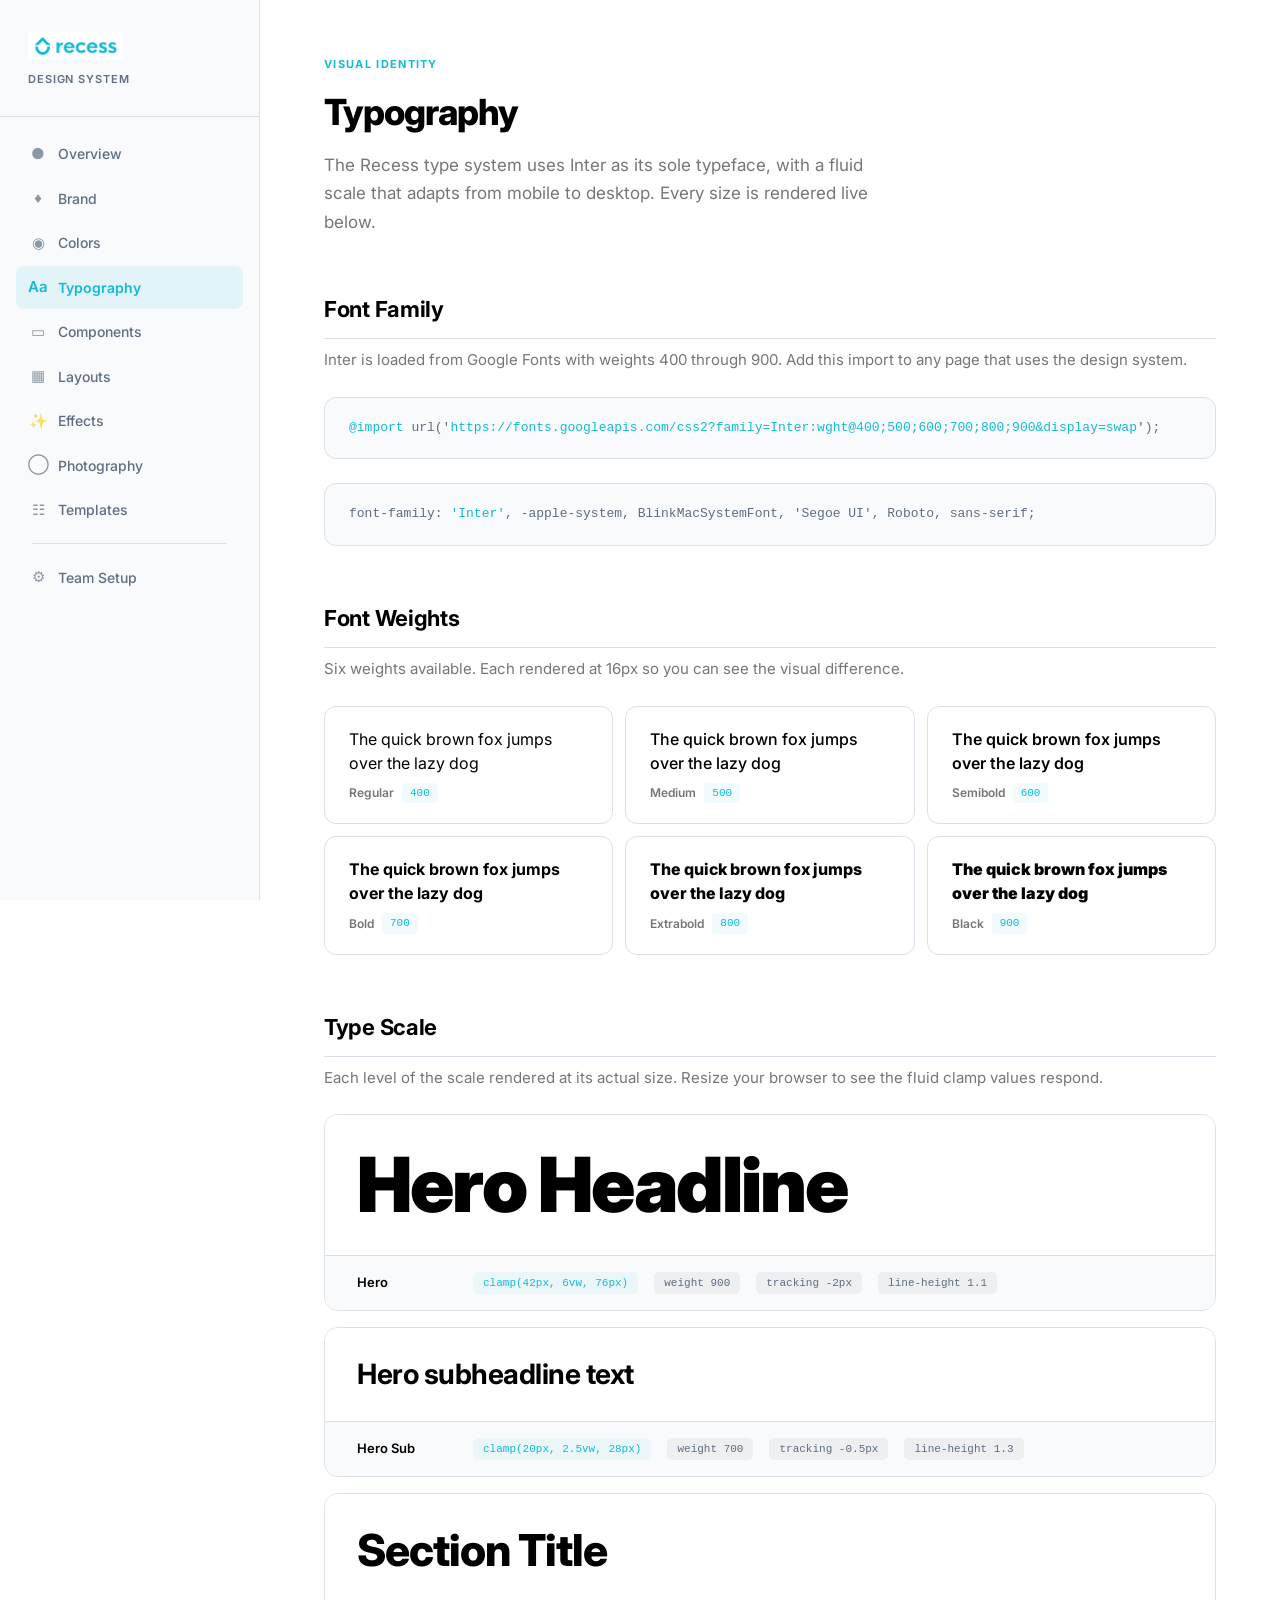
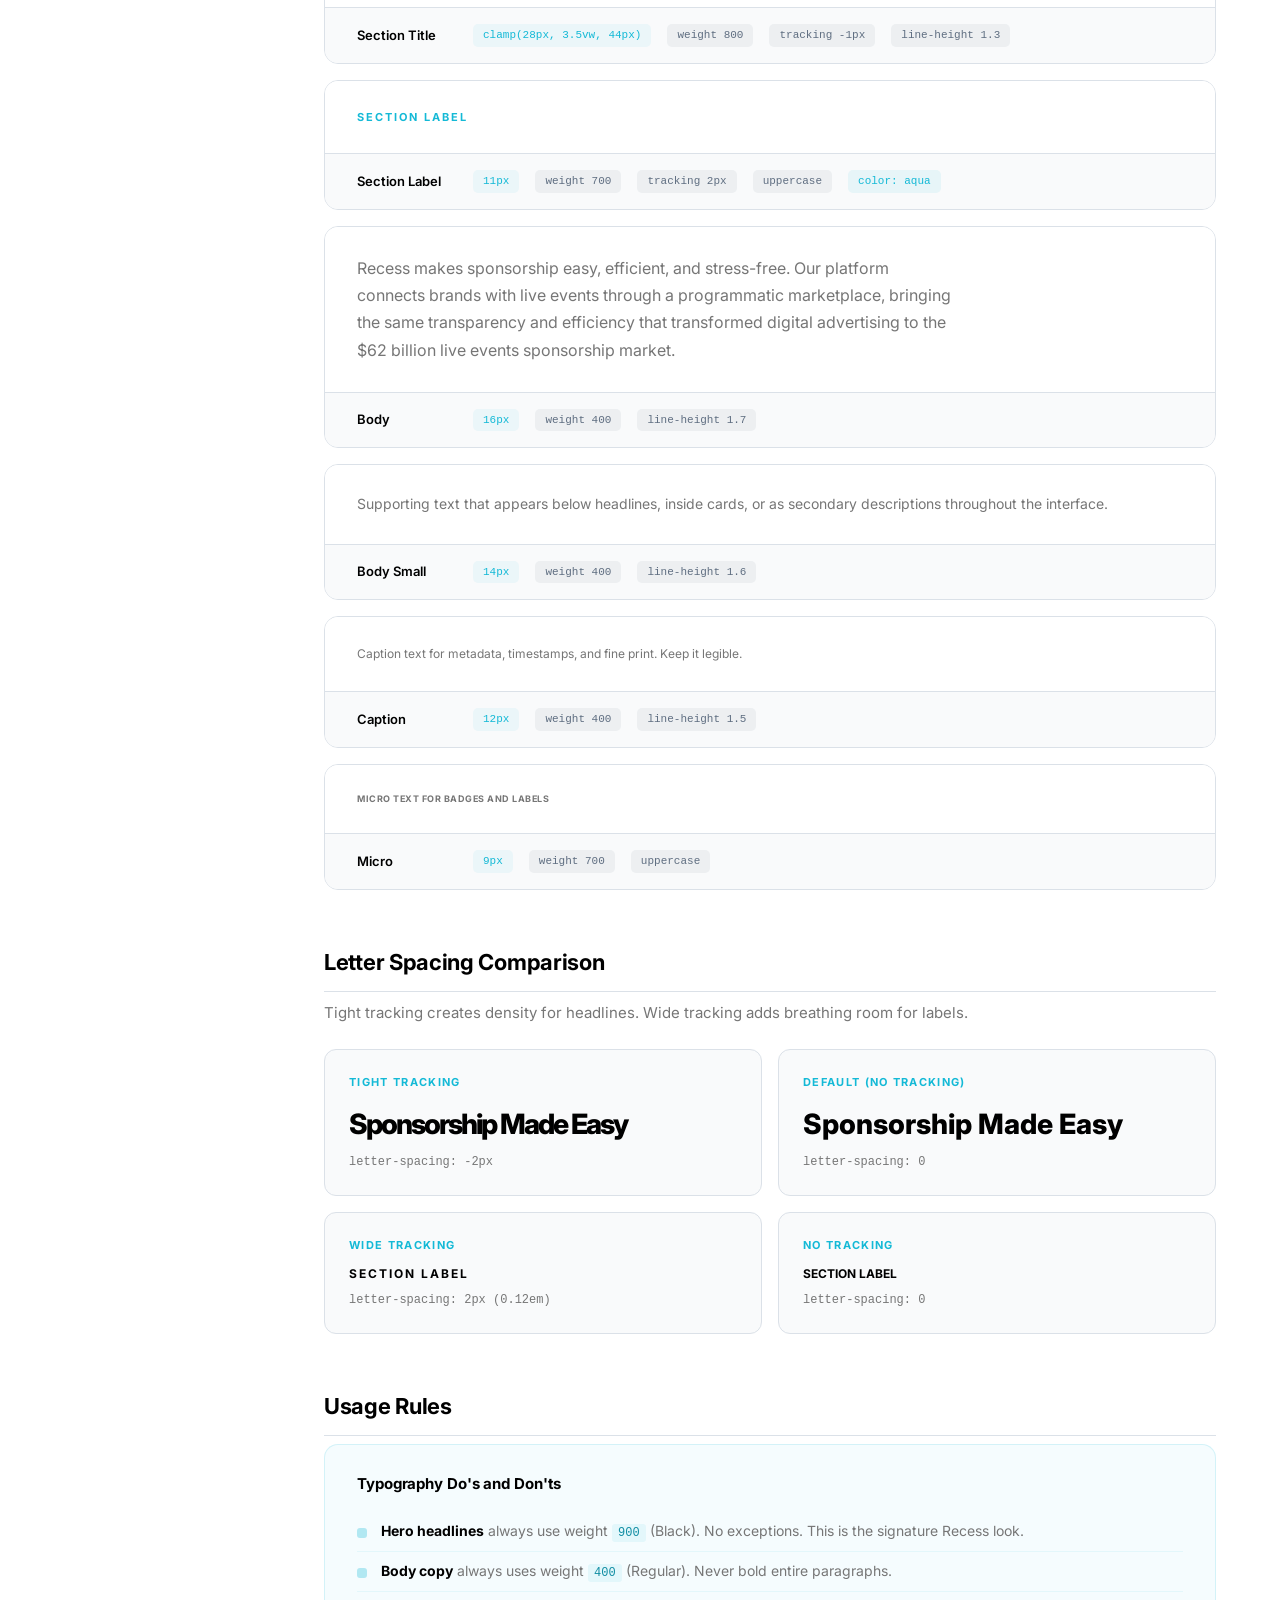
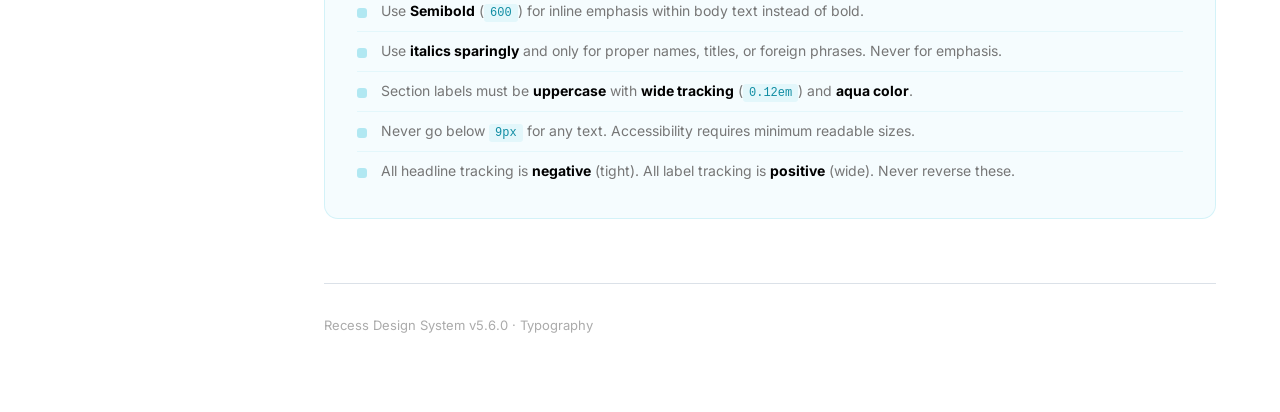
<file: typography.html>
<!DOCTYPE html>
<html lang="en">
<head>
  <meta charset="UTF-8">
  <meta name="viewport" content="width=device-width, initial-scale=1.0">
  <title>Typography - Recess Design System</title>
  <link rel="stylesheet" href="brand/tokens.css">
  <style>
    /* ── Layout ──────────────────────────────────────────────────────── */
    body {
      margin: 0;
      background: #ffffff;
      color: var(--text-black);
      display: flex;
      min-height: 100vh;
    }

    /* ── Sidebar ─────────────────────────────────────────────────────── */
    .sidebar {
      width: 260px;
      min-height: 100vh;
      background: var(--color-grey-50);
      border-right: 1px solid var(--color-grey-200);
      padding: 32px 0;
      position: fixed;
      top: 0;
      left: 0;
      overflow-y: auto;
    }

    .sidebar-logo {
      padding: 0 28px 28px;
      border-bottom: 1px solid var(--color-grey-200);
      margin-bottom: 16px;
    }

    .sidebar-logo span {
      font-size: 22px;
      font-weight: 900;
      letter-spacing: -0.5px;
      color: var(--color-aqua);
    }

    .sidebar-logo small {
      display: block;
      font-size: 11px;
      font-weight: 600;
      letter-spacing: 0.08em;
      text-transform: uppercase;
      color: var(--color-grey-500);
      margin-top: 4px;
    }

    .sidebar nav {
      padding: 0 16px;
    }

    .sidebar nav a {
      display: flex;
      align-items: center;
      gap: 10px;
      padding: 10px 12px;
      border-radius: 8px;
      text-decoration: none;
      font-size: 14px;
      font-weight: 500;
      color: var(--color-grey-500);
      transition: all 0.15s ease;
      margin-bottom: 2px;
    }

    .sidebar nav a:hover {
      background: rgba(20, 185, 214, 0.06);
      color: var(--color-sea-green);
    }

    .sidebar nav a.active {
      background: rgba(20, 185, 214, 0.10);
      color: var(--color-aqua);
      font-weight: 600;
    }

    .sidebar nav a .nav-icon {
      width: 20px;
      text-align: center;
      font-size: 15px;
      opacity: 0.7;
    }

    .sidebar nav a.active .nav-icon {
      opacity: 1;
    }

    /* ── Main Content ────────────────────────────────────────────────── */
    .main {
      margin-left: 260px;
      flex: 1;
      padding: 56px 64px 80px;
      max-width: 1080px;
    }

    /* ── Page Header ─────────────────────────────────────────────────── */
    .page-header {
      margin-bottom: 56px;
    }

    .page-header .label {
      font-size: 11px;
      font-weight: 700;
      letter-spacing: 0.12em;
      text-transform: uppercase;
      color: var(--color-aqua);
      margin-bottom: 12px;
    }

    .page-header h1 {
      font-size: 36px;
      font-weight: 800;
      letter-spacing: -1px;
      color: var(--text-black);
      margin-bottom: 12px;
    }

    .page-header p {
      font-size: 17px;
      line-height: 1.7;
      color: var(--text-body);
      max-width: 560px;
    }

    /* ── Section ──────────────────────────────────────────────────────── */
    .section {
      margin-bottom: 56px;
    }

    .section-title {
      font-size: 22px;
      font-weight: 700;
      letter-spacing: -0.3px;
      color: var(--text-black);
      margin-bottom: 8px;
      padding-bottom: 12px;
      border-bottom: 1px solid var(--color-grey-200);
    }

    .section-desc {
      font-size: 15px;
      line-height: 1.7;
      color: var(--text-body);
      margin-bottom: 24px;
    }

    /* ── Font Import Box ──────────────────────────────────────────────── */
    .import-box {
      background: var(--color-grey-50);
      border: 1px solid var(--color-grey-200);
      border-radius: 12px;
      padding: 20px 24px;
      margin-bottom: 24px;
      font-family: 'SF Mono', 'Fira Code', 'Consolas', monospace;
      font-size: 13px;
      line-height: 1.6;
      color: var(--color-grey-500);
      word-break: break-all;
    }

    .import-box .highlight {
      color: var(--color-aqua);
    }

    /* ── Weight Samples ──────────────────────────────────────────────── */
    .weight-grid {
      display: grid;
      grid-template-columns: repeat(auto-fill, minmax(240px, 1fr));
      gap: 12px;
    }

    .weight-sample {
      background: #ffffff;
      border: 1px solid var(--color-grey-200);
      border-radius: 12px;
      padding: 20px 24px;
      transition: all 0.2s ease;
    }

    .weight-sample:hover {
      border-color: rgba(20, 185, 214, 0.25);
      box-shadow: 0 2px 12px rgba(0, 0, 0, 0.04);
    }

    .weight-sample .preview {
      font-size: 16px;
      color: var(--text-black);
      margin-bottom: 8px;
    }

    .weight-sample .meta {
      display: flex;
      align-items: center;
      gap: 8px;
    }

    .weight-sample .weight-name {
      font-size: 12px;
      font-weight: 600;
      color: var(--text-body);
    }

    .weight-sample .weight-value {
      font-size: 11px;
      font-family: 'SF Mono', 'Fira Code', 'Consolas', monospace;
      color: var(--color-aqua);
      background: rgba(20, 185, 214, 0.06);
      padding: 2px 8px;
      border-radius: 4px;
    }

    /* ── Type Scale ──────────────────────────────────────────────────── */
    .type-scale-item {
      border: 1px solid var(--color-grey-200);
      border-radius: 14px;
      overflow: hidden;
      margin-bottom: 16px;
      transition: all 0.2s ease;
    }

    .type-scale-item:hover {
      border-color: rgba(20, 185, 214, 0.2);
      box-shadow: 0 2px 12px rgba(0, 0, 0, 0.04);
    }

    .type-scale-preview {
      padding: 28px 32px;
      background: #ffffff;
      overflow: hidden;
    }

    .type-scale-meta {
      padding: 16px 32px;
      background: var(--color-grey-50);
      border-top: 1px solid var(--color-grey-200);
      display: flex;
      flex-wrap: wrap;
      gap: 16px;
      align-items: center;
    }

    .type-scale-meta .meta-label {
      font-size: 13px;
      font-weight: 600;
      color: var(--text-black);
      min-width: 100px;
    }

    .meta-tag {
      font-size: 11px;
      font-family: 'SF Mono', 'Fira Code', 'Consolas', monospace;
      padding: 3px 10px;
      border-radius: 5px;
      background: rgba(20, 185, 214, 0.06);
      color: var(--color-aqua);
    }

    .meta-tag.grey {
      background: rgba(95, 110, 129, 0.08);
      color: var(--color-grey-500);
    }

    /* ── Letter Spacing Comparison ────────────────────────────────────── */
    .spacing-compare {
      display: grid;
      grid-template-columns: 1fr 1fr;
      gap: 16px;
    }

    .spacing-box {
      background: var(--color-grey-50);
      border: 1px solid var(--color-grey-200);
      border-radius: 12px;
      padding: 24px;
    }

    .spacing-box .box-label {
      font-size: 11px;
      font-weight: 700;
      letter-spacing: 0.12em;
      text-transform: uppercase;
      color: var(--color-aqua);
      margin-bottom: 12px;
    }

    .spacing-box .box-text {
      font-size: 28px;
      font-weight: 800;
      color: var(--text-black);
    }

    .spacing-box .box-meta {
      font-size: 12px;
      color: var(--text-body);
      margin-top: 8px;
      font-family: 'SF Mono', 'Fira Code', 'Consolas', monospace;
    }

    /* ── Rules Box ───────────────────────────────────────────────────── */
    .rules-box {
      background: rgba(20, 185, 214, 0.04);
      border: 1px solid rgba(20, 185, 214, 0.15);
      border-radius: 14px;
      padding: 28px 32px;
    }

    .rules-box h4 {
      font-size: 15px;
      font-weight: 700;
      color: var(--text-black);
      margin-bottom: 16px;
      letter-spacing: -0.1px;
    }

    .rules-box ul {
      list-style: none;
      padding: 0;
      margin: 0;
    }

    .rules-box li {
      font-size: 14px;
      line-height: 1.6;
      color: var(--text-body);
      padding: 8px 0 8px 24px;
      position: relative;
      border-bottom: 1px solid rgba(20, 185, 214, 0.08);
    }

    .rules-box li:last-child {
      border-bottom: none;
    }

    .rules-box li::before {
      content: '';
      position: absolute;
      left: 0;
      top: 16px;
      width: 10px;
      height: 10px;
      border-radius: 3px;
      background: var(--color-aqua);
      opacity: 0.3;
    }

    .rules-box li strong {
      color: var(--text-black);
    }

    .rules-box li code {
      font-family: 'SF Mono', 'Fira Code', 'Consolas', monospace;
      font-size: 12px;
      background: rgba(20, 185, 214, 0.08);
      padding: 2px 6px;
      border-radius: 3px;
      color: var(--color-sea-green);
    }

    /* ── Footer ───────────────────────────────────────────────────────── */
    .footer {
      margin-top: 64px;
      padding-top: 32px;
      border-top: 1px solid var(--color-grey-200);
      font-size: 13px;
      color: var(--text-placeholder);
    }

    /* ── Responsive ───────────────────────────────────────────────────── */
    @media (max-width: 900px) {
      .sidebar { display: none; }
      .main {
        margin-left: 0;
        padding: 32px 24px 60px;
      }
      .weight-grid {
        grid-template-columns: 1fr;
      }
      .spacing-compare {
        grid-template-columns: 1fr;
      }
    }
  </style>
</head>
<body>
  <!-- Sidebar Navigation -->
  <aside class="sidebar">
    <div class="sidebar-logo">
      <img src="assets/logo-full-aqua.png" alt="Recess" style="height: 28px;">
      <small>Design System</small>
    </div>
    <nav>
      <a href="index.html">
        <span class="nav-icon">&#9679;</span> Overview
      </a>
      <a href="brand.html">
        <span class="nav-icon">&#9830;</span> Brand
      </a>
      <a href="colors.html">
        <span class="nav-icon">&#9673;</span> Colors
      </a>
      <a href="typography.html" class="active">
        <span class="nav-icon">Aa</span> Typography
      </a>
      <a href="components.html">
        <span class="nav-icon">&#9645;</span> Components
      </a>
      <a href="layouts.html">
        <span class="nav-icon">&#9638;</span> Layouts
      </a>
      <a href="effects.html">
        <span class="nav-icon">&#10024;</span> Effects
      </a>
      <a href="photography.html">
        <span class="nav-icon">&#9711;</span> Photography
      </a>
      <a href="templates.html">
        <span class="nav-icon">&#9783;</span> Templates
      </a>
      <div style="height:1px;background:var(--color-grey-200);margin:12px 16px;"></div>
      <a href="setup.html">
        <span class="nav-icon">&#9881;</span> Team Setup
      </a>
    </nav>
  </aside>

  <!-- Main Content -->
  <main class="main">
    <div class="page-header">
      <div class="label">Visual Identity</div>
      <h1>Typography</h1>
      <p>The Recess type system uses Inter as its sole typeface, with a fluid scale that adapts from mobile to desktop. Every size is rendered live below.</p>
    </div>

    <!-- Font Family -->
    <section class="section">
      <h2 class="section-title">Font Family</h2>
      <p class="section-desc">Inter is loaded from Google Fonts with weights 400 through 900. Add this import to any page that uses the design system.</p>
      <div class="import-box">
        <span class="highlight">@import</span> url('<span class="highlight">https://fonts.googleapis.com/css2?family=Inter:wght@400;500;600;700;800;900&display=swap</span>');
      </div>
      <div class="import-box">
        font-family: <span class="highlight">'Inter'</span>, -apple-system, BlinkMacSystemFont, 'Segoe UI', Roboto, sans-serif;
      </div>
    </section>

    <!-- Font Weights -->
    <section class="section">
      <h2 class="section-title">Font Weights</h2>
      <p class="section-desc">Six weights available. Each rendered at 16px so you can see the visual difference.</p>
      <div class="weight-grid">
        <div class="weight-sample">
          <div class="preview" style="font-weight: 400;">The quick brown fox jumps over the lazy dog</div>
          <div class="meta">
            <span class="weight-name">Regular</span>
            <span class="weight-value">400</span>
          </div>
        </div>
        <div class="weight-sample">
          <div class="preview" style="font-weight: 500;">The quick brown fox jumps over the lazy dog</div>
          <div class="meta">
            <span class="weight-name">Medium</span>
            <span class="weight-value">500</span>
          </div>
        </div>
        <div class="weight-sample">
          <div class="preview" style="font-weight: 600;">The quick brown fox jumps over the lazy dog</div>
          <div class="meta">
            <span class="weight-name">Semibold</span>
            <span class="weight-value">600</span>
          </div>
        </div>
        <div class="weight-sample">
          <div class="preview" style="font-weight: 700;">The quick brown fox jumps over the lazy dog</div>
          <div class="meta">
            <span class="weight-name">Bold</span>
            <span class="weight-value">700</span>
          </div>
        </div>
        <div class="weight-sample">
          <div class="preview" style="font-weight: 800;">The quick brown fox jumps over the lazy dog</div>
          <div class="meta">
            <span class="weight-name">Extrabold</span>
            <span class="weight-value">800</span>
          </div>
        </div>
        <div class="weight-sample">
          <div class="preview" style="font-weight: 900;">The quick brown fox jumps over the lazy dog</div>
          <div class="meta">
            <span class="weight-name">Black</span>
            <span class="weight-value">900</span>
          </div>
        </div>
      </div>
    </section>

    <!-- Type Scale -->
    <section class="section">
      <h2 class="section-title">Type Scale</h2>
      <p class="section-desc">Each level of the scale rendered at its actual size. Resize your browser to see the fluid clamp values respond.</p>

      <!-- Hero -->
      <div class="type-scale-item">
        <div class="type-scale-preview">
          <div style="font-size: clamp(42px, 6vw, 76px); font-weight: 900; letter-spacing: -2px; line-height: 1.1; color: var(--text-black);">Hero Headline</div>
        </div>
        <div class="type-scale-meta">
          <span class="meta-label">Hero</span>
          <span class="meta-tag">clamp(42px, 6vw, 76px)</span>
          <span class="meta-tag grey">weight 900</span>
          <span class="meta-tag grey">tracking -2px</span>
          <span class="meta-tag grey">line-height 1.1</span>
        </div>
      </div>

      <!-- Hero Sub -->
      <div class="type-scale-item">
        <div class="type-scale-preview">
          <div style="font-size: clamp(20px, 2.5vw, 28px); font-weight: 700; letter-spacing: -0.5px; line-height: 1.3; color: var(--text-black);">Hero subheadline text</div>
        </div>
        <div class="type-scale-meta">
          <span class="meta-label">Hero Sub</span>
          <span class="meta-tag">clamp(20px, 2.5vw, 28px)</span>
          <span class="meta-tag grey">weight 700</span>
          <span class="meta-tag grey">tracking -0.5px</span>
          <span class="meta-tag grey">line-height 1.3</span>
        </div>
      </div>

      <!-- Section Title -->
      <div class="type-scale-item">
        <div class="type-scale-preview">
          <div style="font-size: clamp(28px, 3.5vw, 44px); font-weight: 800; letter-spacing: -1px; line-height: 1.3; color: var(--text-black);">Section Title</div>
        </div>
        <div class="type-scale-meta">
          <span class="meta-label">Section Title</span>
          <span class="meta-tag">clamp(28px, 3.5vw, 44px)</span>
          <span class="meta-tag grey">weight 800</span>
          <span class="meta-tag grey">tracking -1px</span>
          <span class="meta-tag grey">line-height 1.3</span>
        </div>
      </div>

      <!-- Section Label -->
      <div class="type-scale-item">
        <div class="type-scale-preview">
          <div style="font-size: 11px; font-weight: 700; letter-spacing: 2px; text-transform: uppercase; line-height: 1.5; color: var(--color-aqua);">SECTION LABEL</div>
        </div>
        <div class="type-scale-meta">
          <span class="meta-label">Section Label</span>
          <span class="meta-tag">11px</span>
          <span class="meta-tag grey">weight 700</span>
          <span class="meta-tag grey">tracking 2px</span>
          <span class="meta-tag grey">uppercase</span>
          <span class="meta-tag" style="background: rgba(20, 185, 214, 0.08);">color: aqua</span>
        </div>
      </div>

      <!-- Body -->
      <div class="type-scale-item">
        <div class="type-scale-preview">
          <div style="font-size: 16px; font-weight: 400; line-height: 1.7; color: var(--text-body); max-width: 600px;">Recess makes sponsorship easy, efficient, and stress-free. Our platform connects brands with live events through a programmatic marketplace, bringing the same transparency and efficiency that transformed digital advertising to the $62 billion live events sponsorship market.</div>
        </div>
        <div class="type-scale-meta">
          <span class="meta-label">Body</span>
          <span class="meta-tag">16px</span>
          <span class="meta-tag grey">weight 400</span>
          <span class="meta-tag grey">line-height 1.7</span>
        </div>
      </div>

      <!-- Body Small -->
      <div class="type-scale-item">
        <div class="type-scale-preview">
          <div style="font-size: 14px; font-weight: 400; line-height: 1.6; color: var(--text-body);">Supporting text that appears below headlines, inside cards, or as secondary descriptions throughout the interface.</div>
        </div>
        <div class="type-scale-meta">
          <span class="meta-label">Body Small</span>
          <span class="meta-tag">14px</span>
          <span class="meta-tag grey">weight 400</span>
          <span class="meta-tag grey">line-height 1.6</span>
        </div>
      </div>

      <!-- Caption -->
      <div class="type-scale-item">
        <div class="type-scale-preview">
          <div style="font-size: 12px; font-weight: 400; line-height: 1.5; color: var(--text-body);">Caption text for metadata, timestamps, and fine print. Keep it legible.</div>
        </div>
        <div class="type-scale-meta">
          <span class="meta-label">Caption</span>
          <span class="meta-tag">12px</span>
          <span class="meta-tag grey">weight 400</span>
          <span class="meta-tag grey">line-height 1.5</span>
        </div>
      </div>

      <!-- Micro -->
      <div class="type-scale-item">
        <div class="type-scale-preview">
          <div style="font-size: 9px; font-weight: 700; line-height: 1.4; color: var(--text-body); text-transform: uppercase; letter-spacing: 0.5px;">MICRO TEXT FOR BADGES AND LABELS</div>
        </div>
        <div class="type-scale-meta">
          <span class="meta-label">Micro</span>
          <span class="meta-tag">9px</span>
          <span class="meta-tag grey">weight 700</span>
          <span class="meta-tag grey">uppercase</span>
        </div>
      </div>
    </section>

    <!-- Letter Spacing Comparison -->
    <section class="section">
      <h2 class="section-title">Letter Spacing Comparison</h2>
      <p class="section-desc">Tight tracking creates density for headlines. Wide tracking adds breathing room for labels.</p>
      <div class="spacing-compare">
        <div class="spacing-box">
          <div class="box-label">Tight Tracking</div>
          <div class="box-text" style="letter-spacing: -2px;">Sponsorship Made Easy</div>
          <div class="box-meta">letter-spacing: -2px</div>
        </div>
        <div class="spacing-box">
          <div class="box-label">Default (No Tracking)</div>
          <div class="box-text" style="letter-spacing: 0;">Sponsorship Made Easy</div>
          <div class="box-meta">letter-spacing: 0</div>
        </div>
      </div>
      <div class="spacing-compare" style="margin-top: 16px;">
        <div class="spacing-box">
          <div class="box-label">Wide Tracking</div>
          <div class="box-text" style="font-size: 12px; font-weight: 700; text-transform: uppercase; letter-spacing: 2px;">Section Label</div>
          <div class="box-meta">letter-spacing: 2px (0.12em)</div>
        </div>
        <div class="spacing-box">
          <div class="box-label">No Tracking</div>
          <div class="box-text" style="font-size: 12px; font-weight: 700; text-transform: uppercase; letter-spacing: 0;">Section Label</div>
          <div class="box-meta">letter-spacing: 0</div>
        </div>
      </div>
    </section>

    <!-- Usage Rules -->
    <section class="section">
      <h2 class="section-title">Usage Rules</h2>
      <div class="rules-box">
        <h4>Typography Do's and Don'ts</h4>
        <ul>
          <li><strong>Hero headlines</strong> always use weight <code>900</code> (Black). No exceptions. This is the signature Recess look.</li>
          <li><strong>Body copy</strong> always uses weight <code>400</code> (Regular). Never bold entire paragraphs.</li>
          <li>Use <strong>Semibold</strong> (<code>600</code>) for inline emphasis within body text instead of bold.</li>
          <li>Use <strong>italics sparingly</strong> and only for proper names, titles, or foreign phrases. Never for emphasis.</li>
          <li>Section labels must be <strong>uppercase</strong> with <strong>wide tracking</strong> (<code>0.12em</code>) and <strong>aqua color</strong>.</li>
          <li>Never go below <code>9px</code> for any text. Accessibility requires minimum readable sizes.</li>
          <li>All headline tracking is <strong>negative</strong> (tight). All label tracking is <strong>positive</strong> (wide). Never reverse these.</li>
        </ul>
      </div>
    </section>

    <div class="footer">
      Recess Design System v5.6.0 &middot; Typography
    </div>
  </main>
</body>
</html>
</file>
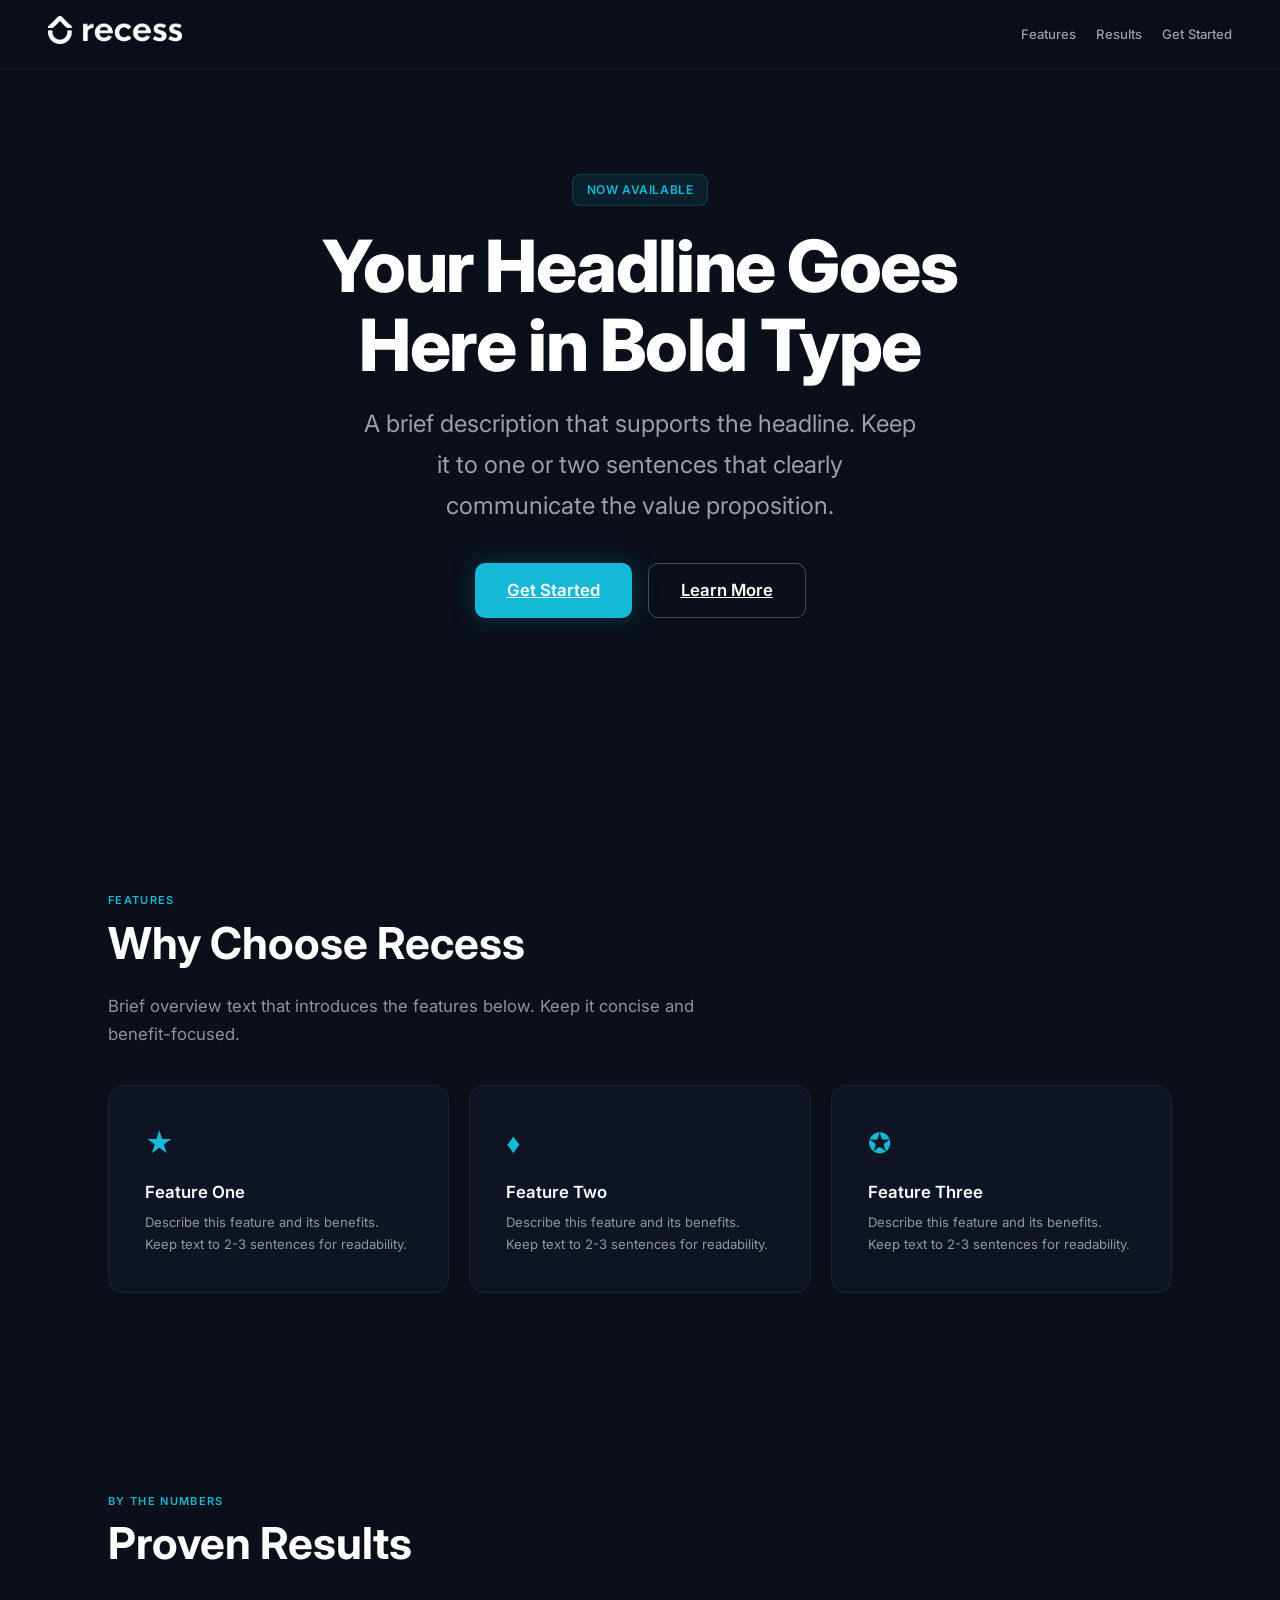
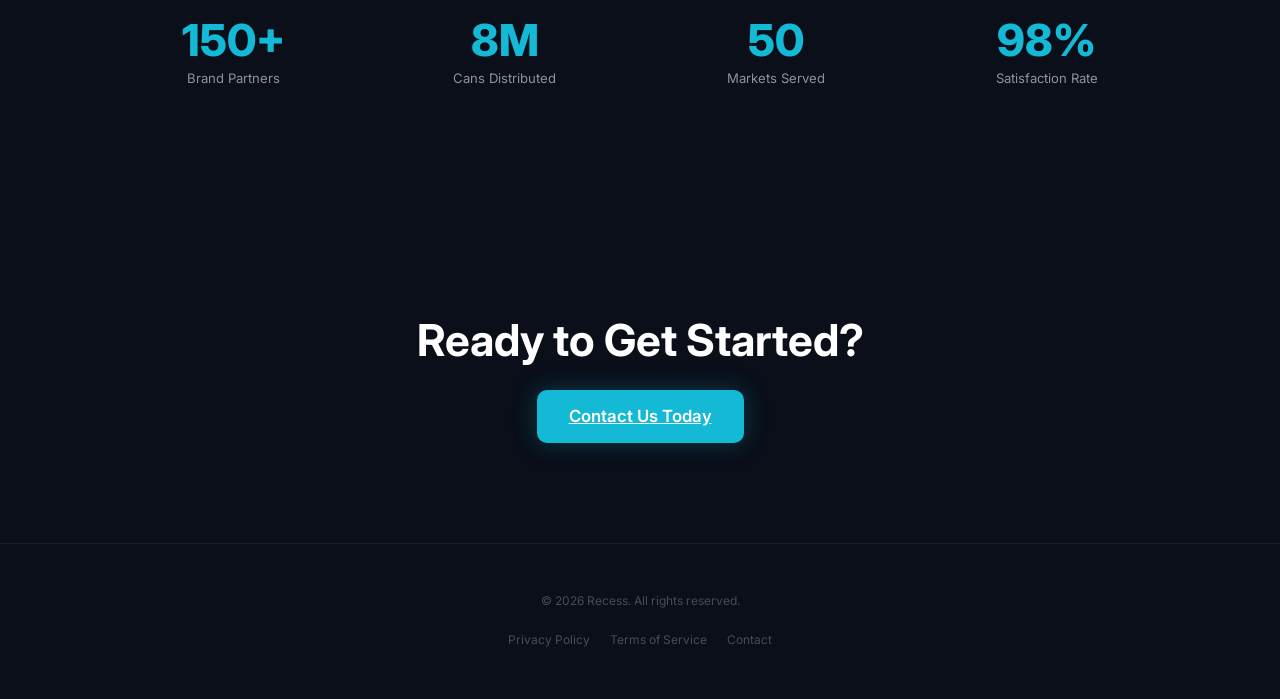
<file: assets/template-dark.html>
<!DOCTYPE html>
<html lang="en">
<head>
  <meta charset="UTF-8">
  <meta name="viewport" content="width=device-width, initial-scale=1.0">
  <!-- CUSTOMIZE: Page title -->
  <title>Recess - Dark Landing Page</title>
  <link rel="stylesheet" href="../brand/tokens.css">
  <style>
    /* ==========================================================================
       RECESS Dark Landing Page Template
       Built on tokens.css — all colors, spacing, and typography use design tokens.
       Search for "CUSTOMIZE" to find all editable placeholder content.
       ========================================================================== */

    /* ── Page ────────────────────────────────────────────────────────── */
    body {
      margin: 0;
      background-color: var(--color-navy);
      color: var(--text-white-85);
    }

    /* ── Navigation — Glassmorphism ──────────────────────────────────── */
    .nav {
      position: fixed;
      top: 0;
      left: 0;
      right: 0;
      z-index: 1000;
      display: flex;
      align-items: center;
      justify-content: space-between;
      padding: 16px var(--spacing-section-x);
      background: var(--glass-bg-dark);
      backdrop-filter: var(--glass-blur);
      -webkit-backdrop-filter: var(--glass-blur);
      border-bottom: var(--border-subtle);
    }

    .nav__brand {
      font-size: 20px;
      font-weight: 900;
      letter-spacing: -0.5px;
      color: var(--text-white);
      text-decoration: none;
    }

    .nav__links {
      display: flex;
      gap: var(--spacing-gap);
      list-style: none;
    }

    .nav__link {
      color: var(--text-white-60);
      text-decoration: none;
      font-size: var(--font-size-body-small);
      font-weight: var(--font-weight-medium);
      transition: color var(--transition-fast);
    }

    .nav__link:hover {
      color: var(--text-white);
    }

    /* ── Hero ────────────────────────────────────────────────────────── */
    .hero {
      display: flex;
      flex-direction: column;
      align-items: center;
      justify-content: center;
      min-height: 88vh;
      padding: 0 var(--spacing-section-x);
      text-align: center;
    }

    .hero__badge {
      display: inline-flex;
      align-items: center;
      padding: 6px 14px;
      font-size: var(--font-size-caption);
      font-weight: var(--font-weight-semibold);
      letter-spacing: var(--letter-spacing-wide);
      text-transform: uppercase;
      border-radius: var(--radius-badge);
      background: rgba(20, 185, 214, 0.10);
      color: var(--color-aqua);
      border: 1px solid rgba(20, 185, 214, 0.20);
      margin-bottom: var(--spacing-gap);
    }

    .hero__title {
      font-size: var(--font-size-hero);
      font-weight: var(--font-weight-extrabold);
      line-height: var(--line-height-tight);
      letter-spacing: var(--letter-spacing-tight);
      color: var(--text-white);
      max-width: var(--max-width-hero-text);
    }

    .hero__subtitle {
      font-size: var(--font-size-hero-sub);
      color: var(--text-white-60);
      line-height: var(--line-height-relaxed);
      max-width: 560px;
      margin-top: var(--spacing-gap);
    }

    .hero__actions {
      display: flex;
      gap: var(--spacing-gap-md);
      margin-top: 36px;
    }

    /* ── Sections ────────────────────────────────────────────────────── */
    .section {
      padding: var(--spacing-section-y) var(--spacing-section-x);
      max-width: var(--max-width-content);
      margin: 0 auto;
    }

    .section__label {
      font-size: var(--font-size-section-label);
      font-weight: var(--font-weight-semibold);
      letter-spacing: var(--letter-spacing-widest);
      text-transform: uppercase;
      color: var(--color-aqua);
      margin-bottom: var(--spacing-gap-sm);
    }

    .section__title {
      font-size: var(--font-size-section-title);
      font-weight: var(--font-weight-bold);
      line-height: var(--line-height-snug);
      color: var(--text-white);
      margin-bottom: var(--spacing-gap);
    }

    .section__description {
      font-size: var(--font-size-body);
      color: var(--text-white-55);
      line-height: var(--line-height-relaxed);
      max-width: 640px;
      margin-bottom: 36px;
    }

    /* ── Card Grid ───────────────────────────────────────────────────── */
    .card-grid {
      display: grid;
      grid-template-columns: repeat(auto-fit, minmax(300px, 1fr));
      gap: var(--spacing-gap);
    }

    .card {
      background: var(--color-navy-light);
      border: var(--border-subtle);
      border-radius: var(--radius-card);
      padding: var(--spacing-card-padding);
      transition: border-color var(--transition-base),
                  transform var(--transition-base),
                  box-shadow var(--transition-base);
    }

    .card:hover {
      border-color: rgba(255, 255, 255, 0.12);
      transform: var(--hover-lift);
      box-shadow: var(--shadow-card);
    }

    .card__icon {
      font-size: 28px;
      margin-bottom: var(--spacing-gap-md);
      color: var(--color-aqua);
    }

    .card__title {
      font-size: var(--font-size-body);
      font-weight: var(--font-weight-semibold);
      color: var(--text-white);
      margin-bottom: var(--spacing-gap-sm);
    }

    .card__text {
      font-size: var(--font-size-body-small);
      color: var(--text-white-55);
      line-height: var(--line-height-relaxed);
    }

    /* ── Stats ───────────────────────────────────────────────────────── */
    .stats-grid {
      display: grid;
      grid-template-columns: repeat(auto-fit, minmax(200px, 1fr));
      gap: var(--spacing-gap);
    }

    .stat {
      text-align: center;
      padding: 24px;
    }

    .stat__value {
      font-size: var(--font-size-section-title);
      font-weight: var(--font-weight-extrabold);
      color: var(--color-aqua);
      line-height: var(--line-height-tight);
    }

    .stat__label {
      font-size: var(--font-size-body-small);
      color: var(--text-white-55);
      margin-top: 4px;
    }

    /* ── CTA Section ─────────────────────────────────────────────────── */
    .cta-section {
      text-align: center;
      padding: var(--spacing-section-y) var(--spacing-section-x);
      max-width: var(--max-width-content);
      margin: 0 auto;
    }

    .cta-section .section__title {
      max-width: 600px;
      margin: 0 auto var(--spacing-gap);
    }

    /* ── Footer ──────────────────────────────────────────────────────── */
    .footer {
      padding: 48px var(--spacing-section-x);
      border-top: var(--border-subtle);
      text-align: center;
    }

    .footer__text {
      font-size: var(--font-size-caption);
      color: var(--text-white-25);
    }

    .footer__links {
      display: flex;
      justify-content: center;
      gap: var(--spacing-gap);
      margin-top: var(--spacing-gap-md);
      list-style: none;
    }

    .footer__link {
      font-size: var(--font-size-caption);
      color: var(--text-white-25);
      text-decoration: none;
      transition: color var(--transition-fast);
    }

    .footer__link:hover {
      color: var(--text-white-60);
    }

    /* ── Responsive ──────────────────────────────────────────────────── */
    @media (max-width: 900px) {
      .nav {
        padding: 12px var(--spacing-section-x-mobile);
      }

      .hero {
        min-height: 70vh;
        padding: 0 var(--spacing-section-x-mobile);
      }

      .hero__actions {
        flex-direction: column;
        align-items: center;
      }

      .section {
        padding: var(--spacing-section-y-mobile) var(--spacing-section-x-mobile);
      }

      .card-grid,
      .stats-grid {
        grid-template-columns: 1fr;
      }

      .cta-section {
        padding: var(--spacing-section-y-mobile) var(--spacing-section-x-mobile);
      }

      .footer {
        padding: 36px var(--spacing-section-x-mobile);
      }
    }
  </style>
</head>
<body>

  <!-- ══════════════════════════════════════════════════════════════════
       NAVIGATION — Glassmorphism dark nav
       ══════════════════════════════════════════════════════════════════ -->
  <nav class="nav">
    <!-- CUSTOMIZE: Partner name / logo -->
    <a href="#" class="nav__brand"><img src="../brand/logo-full-white.png" alt="Recess" style="height: 28px;"></a>
    <ul class="nav__links">
      <!-- CUSTOMIZE: Navigation links -->
      <li><a class="nav__link" href="#features">Features</a></li>
      <li><a class="nav__link" href="#stats">Results</a></li>
      <li><a class="nav__link" href="#cta">Get Started</a></li>
    </ul>
  </nav>

  <!-- ══════════════════════════════════════════════════════════════════
       HERO — 88vh centered content
       ══════════════════════════════════════════════════════════════════ -->
  <section class="hero">
    <!-- CUSTOMIZE: Badge text -->
    <div class="hero__badge">Now Available</div>

    <!-- CUSTOMIZE: Headline -->
    <h1 class="hero__title">Your Headline Goes Here in Bold Type</h1>

    <!-- CUSTOMIZE: Subheadline -->
    <p class="hero__subtitle">A brief description that supports the headline. Keep it to one or two sentences that clearly communicate the value proposition.</p>

    <div class="hero__actions">
      <!-- CUSTOMIZE: Button text and links -->
      <a href="#cta" class="btn-primary">Get Started</a>
      <a href="#features" class="btn-ghost">Learn More</a>
    </div>
  </section>

  <!-- ══════════════════════════════════════════════════════════════════
       FEATURES — Card grid section
       ══════════════════════════════════════════════════════════════════ -->
  <section class="section" id="features">
    <!-- CUSTOMIZE: Section label -->
    <div class="section__label">Features</div>

    <!-- CUSTOMIZE: Section title -->
    <h2 class="section__title">Why Choose Recess</h2>

    <!-- CUSTOMIZE: Section description -->
    <p class="section__description">Brief overview text that introduces the features below. Keep it concise and benefit-focused.</p>

    <div class="card-grid">
      <!-- CUSTOMIZE: Card content (duplicate/remove cards as needed) -->
      <div class="card">
        <div class="card__icon">&#9733;</div>
        <h3 class="card__title">Feature One</h3>
        <p class="card__text">Describe this feature and its benefits. Keep text to 2-3 sentences for readability.</p>
      </div>

      <div class="card">
        <div class="card__icon">&#9830;</div>
        <h3 class="card__title">Feature Two</h3>
        <p class="card__text">Describe this feature and its benefits. Keep text to 2-3 sentences for readability.</p>
      </div>

      <div class="card">
        <div class="card__icon">&#10026;</div>
        <h3 class="card__title">Feature Three</h3>
        <p class="card__text">Describe this feature and its benefits. Keep text to 2-3 sentences for readability.</p>
      </div>
    </div>
  </section>

  <!-- ══════════════════════════════════════════════════════════════════
       STATS — Key metrics
       ══════════════════════════════════════════════════════════════════ -->
  <section class="section" id="stats">
    <div class="section__label">By the Numbers</div>
    <h2 class="section__title">Proven Results</h2>

    <div class="stats-grid">
      <!-- CUSTOMIZE: Stat values and labels -->
      <div class="stat">
        <div class="stat__value">150+</div>
        <div class="stat__label">Brand Partners</div>
      </div>
      <div class="stat">
        <div class="stat__value">8M</div>
        <div class="stat__label">Cans Distributed</div>
      </div>
      <div class="stat">
        <div class="stat__value">50</div>
        <div class="stat__label">Markets Served</div>
      </div>
      <div class="stat">
        <div class="stat__value">98%</div>
        <div class="stat__label">Satisfaction Rate</div>
      </div>
    </div>
  </section>

  <!-- ══════════════════════════════════════════════════════════════════
       CTA — Call to action
       ══════════════════════════════════════════════════════════════════ -->
  <section class="cta-section" id="cta">
    <!-- CUSTOMIZE: CTA headline -->
    <h2 class="section__title">Ready to Get Started?</h2>

    <!-- CUSTOMIZE: CTA button -->
    <a href="#" class="btn-primary">Contact Us Today</a>
  </section>

  <!-- ══════════════════════════════════════════════════════════════════
       FOOTER
       ══════════════════════════════════════════════════════════════════ -->
  <footer class="footer">
    <!-- CUSTOMIZE: Copyright and links -->
    <p class="footer__text">&copy; 2026 Recess. All rights reserved.</p>
    <ul class="footer__links">
      <li><a class="footer__link" href="#">Privacy Policy</a></li>
      <li><a class="footer__link" href="#">Terms of Service</a></li>
      <li><a class="footer__link" href="#">Contact</a></li>
    </ul>
  </footer>

</body>
</html>
</file>
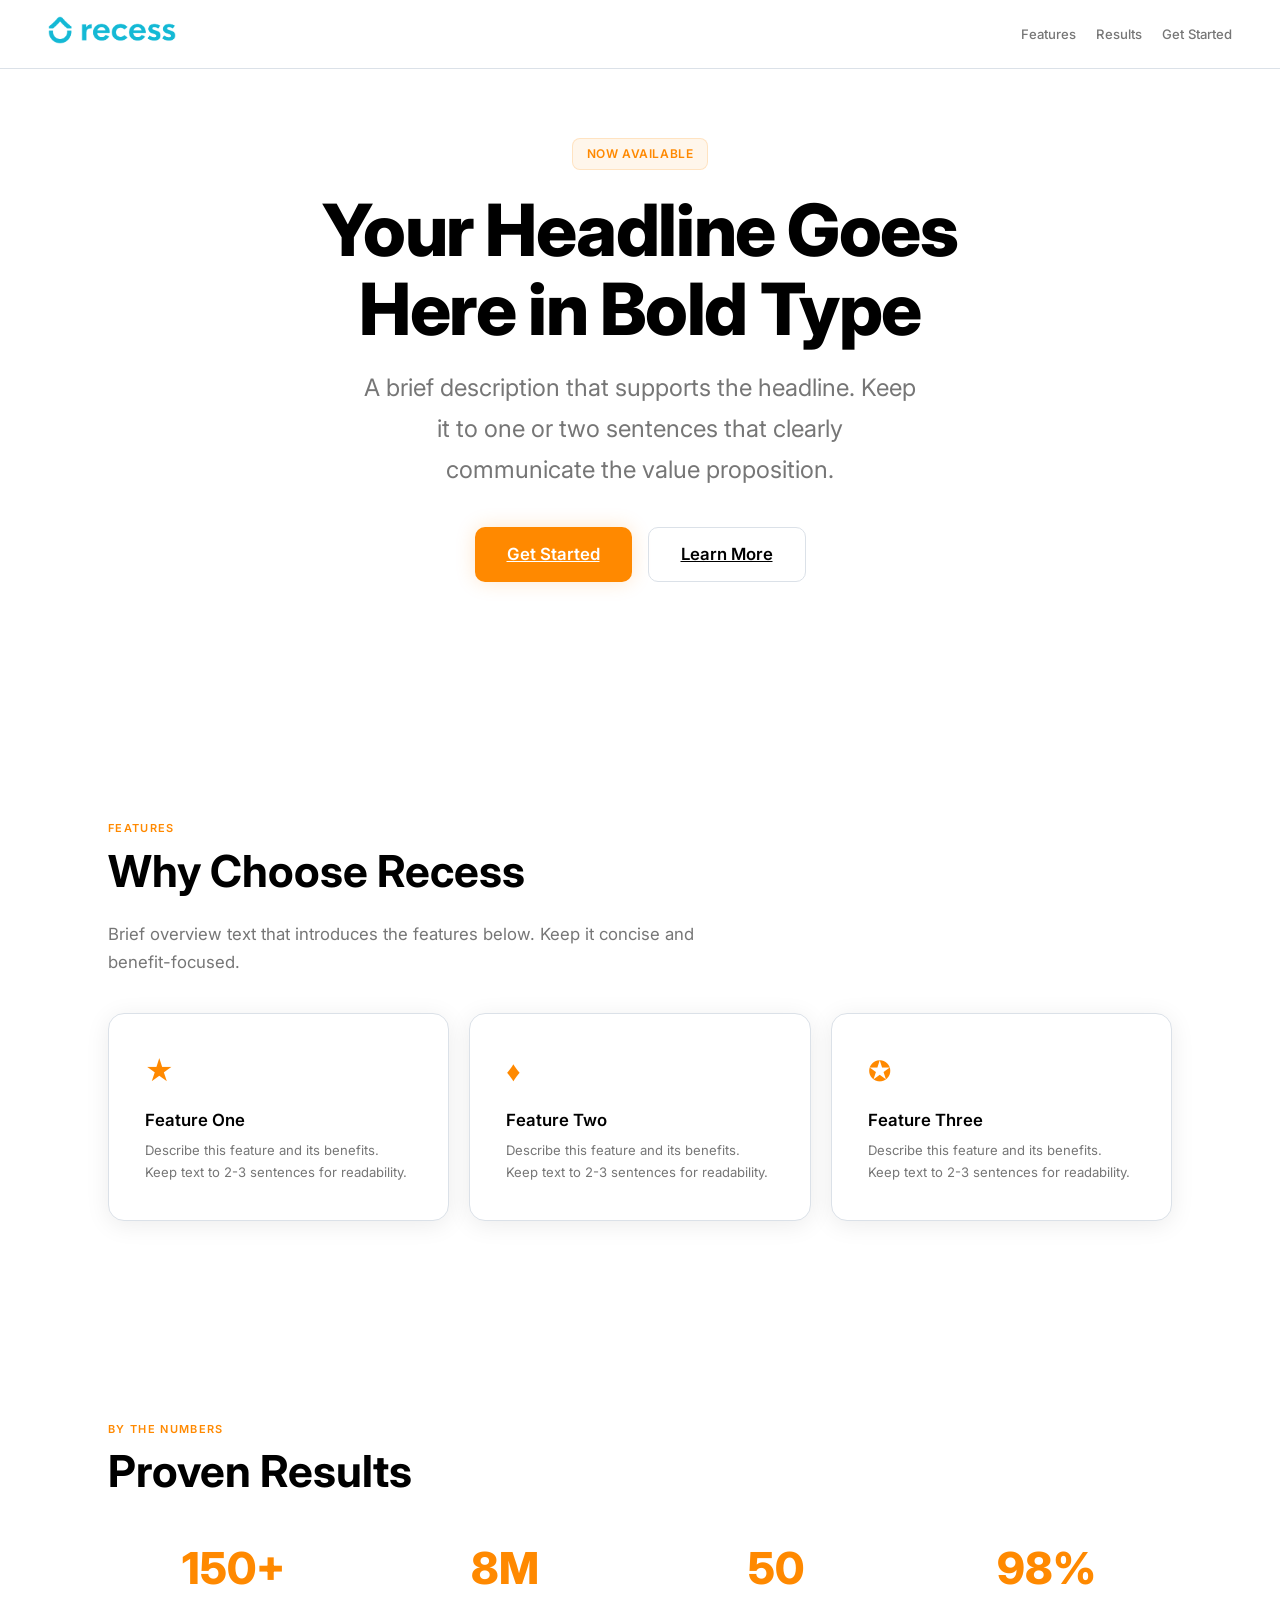
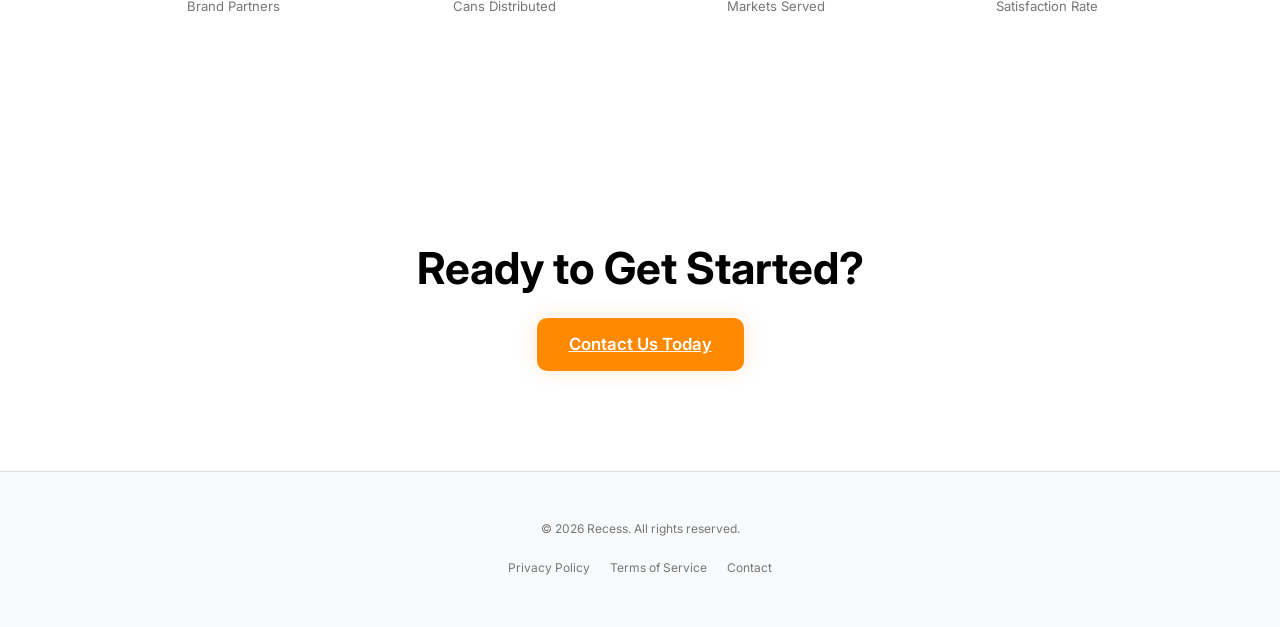
<file: assets/template-light.html>
<!DOCTYPE html>
<html lang="en">
<head>
  <meta charset="UTF-8">
  <meta name="viewport" content="width=device-width, initial-scale=1.0">
  <!-- CUSTOMIZE: Page title -->
  <title>Recess - Light Landing Page</title>
  <link rel="stylesheet" href="../brand/tokens.css">
  <style>
    /* ==========================================================================
       RECESS Light Landing Page Template
       Built on tokens.css — white background, clean nav, orange hover accents.
       Search for "CUSTOMIZE" to find all editable placeholder content.
       ========================================================================== */

    /* ── Page ────────────────────────────────────────────────────────── */
    body {
      margin: 0;
      background-color: #ffffff;
      color: var(--text-black);
    }

    /* ── Navigation — Clean White ────────────────────────────────────── */
    .nav {
      position: fixed;
      top: 0;
      left: 0;
      right: 0;
      z-index: 1000;
      display: flex;
      align-items: center;
      justify-content: space-between;
      padding: 16px var(--spacing-section-x);
      background: var(--glass-bg-light);
      backdrop-filter: var(--glass-blur);
      -webkit-backdrop-filter: var(--glass-blur);
      border-bottom: 1px solid var(--color-grey-200);
    }

    .nav__brand {
      font-size: 20px;
      font-weight: 900;
      letter-spacing: -0.5px;
      color: var(--text-black);
      text-decoration: none;
    }

    .nav__links {
      display: flex;
      gap: var(--spacing-gap);
      list-style: none;
    }

    .nav__link {
      color: var(--text-body);
      text-decoration: none;
      font-size: var(--font-size-body-small);
      font-weight: var(--font-weight-medium);
      transition: color var(--transition-fast);
    }

    .nav__link:hover {
      color: var(--text-black);
    }

    /* ── Buttons — Light overrides ───────────────────────────────────── */
    .btn-primary {
      color: #ffffff;
      background: var(--color-orange);
      box-shadow: 0 0 20px rgba(255, 137, 0, 0.20);
    }

    .btn-primary:hover {
      background: var(--color-burnt-orange);
      box-shadow: 0 0 28px rgba(255, 137, 0, 0.35);
    }

    .btn-ghost {
      color: var(--text-black);
      border-color: var(--color-grey-200);
    }

    .btn-ghost:hover {
      border-color: var(--color-grey-500);
      background: var(--color-grey-50);
    }

    /* ── Hero ────────────────────────────────────────────────────────── */
    .hero {
      display: flex;
      flex-direction: column;
      align-items: center;
      justify-content: center;
      min-height: 80vh;
      padding: 0 var(--spacing-section-x);
      text-align: center;
    }

    .hero__badge {
      display: inline-flex;
      align-items: center;
      padding: 6px 14px;
      font-size: var(--font-size-caption);
      font-weight: var(--font-weight-semibold);
      letter-spacing: var(--letter-spacing-wide);
      text-transform: uppercase;
      border-radius: var(--radius-badge);
      background: rgba(255, 137, 0, 0.08);
      color: var(--color-orange);
      border: 1px solid rgba(255, 137, 0, 0.18);
      margin-bottom: var(--spacing-gap);
    }

    .hero__title {
      font-size: var(--font-size-hero);
      font-weight: var(--font-weight-extrabold);
      line-height: var(--line-height-tight);
      letter-spacing: var(--letter-spacing-tight);
      color: var(--text-black);
      max-width: var(--max-width-hero-text);
    }

    .hero__subtitle {
      font-size: var(--font-size-hero-sub);
      color: var(--text-body);
      line-height: var(--line-height-relaxed);
      max-width: 560px;
      margin-top: var(--spacing-gap);
    }

    .hero__actions {
      display: flex;
      gap: var(--spacing-gap-md);
      margin-top: 36px;
    }

    /* ── Sections ────────────────────────────────────────────────────── */
    .section {
      padding: var(--spacing-section-y) var(--spacing-section-x);
      max-width: var(--max-width-content);
      margin: 0 auto;
    }

    .section__label {
      font-size: var(--font-size-section-label);
      font-weight: var(--font-weight-semibold);
      letter-spacing: var(--letter-spacing-widest);
      text-transform: uppercase;
      color: var(--color-orange);
      margin-bottom: var(--spacing-gap-sm);
    }

    .section__title {
      font-size: var(--font-size-section-title);
      font-weight: var(--font-weight-bold);
      line-height: var(--line-height-snug);
      color: var(--text-black);
      margin-bottom: var(--spacing-gap);
    }

    .section__description {
      font-size: var(--font-size-body);
      color: var(--text-body);
      line-height: var(--line-height-relaxed);
      max-width: 640px;
      margin-bottom: 36px;
    }

    /* ── Card Grid ───────────────────────────────────────────────────── */
    .card-grid {
      display: grid;
      grid-template-columns: repeat(auto-fit, minmax(300px, 1fr));
      gap: var(--spacing-gap);
    }

    .card {
      background: #ffffff;
      border: 1px solid var(--color-grey-200);
      border-radius: var(--radius-card);
      padding: var(--spacing-card-padding);
      box-shadow: var(--shadow-card);
      transition: border-color var(--transition-base),
                  transform var(--transition-base),
                  box-shadow var(--transition-base);
    }

    .card:hover {
      border-color: var(--color-grey-500);
      transform: var(--hover-lift);
      box-shadow: 0 8px 32px rgba(0, 0, 0, 0.12);
    }

    .card__icon {
      font-size: 28px;
      margin-bottom: var(--spacing-gap-md);
      color: var(--color-orange);
    }

    .card__title {
      font-size: var(--font-size-body);
      font-weight: var(--font-weight-semibold);
      color: var(--text-black);
      margin-bottom: var(--spacing-gap-sm);
    }

    .card__text {
      font-size: var(--font-size-body-small);
      color: var(--text-body);
      line-height: var(--line-height-relaxed);
    }

    /* ── Stats ───────────────────────────────────────────────────────── */
    .stats-grid {
      display: grid;
      grid-template-columns: repeat(auto-fit, minmax(200px, 1fr));
      gap: var(--spacing-gap);
    }

    .stat {
      text-align: center;
      padding: 24px;
    }

    .stat__value {
      font-size: var(--font-size-section-title);
      font-weight: var(--font-weight-extrabold);
      color: var(--color-orange);
      line-height: var(--line-height-tight);
    }

    .stat__label {
      font-size: var(--font-size-body-small);
      color: var(--text-body);
      margin-top: 4px;
    }

    /* ── CTA Section ─────────────────────────────────────────────────── */
    .cta-section {
      text-align: center;
      padding: var(--spacing-section-y) var(--spacing-section-x);
      max-width: var(--max-width-content);
      margin: 0 auto;
    }

    .cta-section .section__title {
      max-width: 600px;
      margin: 0 auto var(--spacing-gap);
    }

    /* ── Footer ──────────────────────────────────────────────────────── */
    .footer {
      padding: 48px var(--spacing-section-x);
      border-top: 1px solid var(--color-grey-200);
      text-align: center;
      background: var(--color-grey-50);
    }

    .footer__text {
      font-size: var(--font-size-caption);
      color: var(--text-body);
    }

    .footer__links {
      display: flex;
      justify-content: center;
      gap: var(--spacing-gap);
      margin-top: var(--spacing-gap-md);
      list-style: none;
    }

    .footer__link {
      font-size: var(--font-size-caption);
      color: var(--text-body);
      text-decoration: none;
      transition: color var(--transition-fast);
    }

    .footer__link:hover {
      color: var(--text-black);
    }

    /* ── Responsive ──────────────────────────────────────────────────── */
    @media (max-width: 900px) {
      .nav {
        padding: 12px var(--spacing-section-x-mobile);
      }

      .hero {
        min-height: 65vh;
        padding: 0 var(--spacing-section-x-mobile);
      }

      .hero__actions {
        flex-direction: column;
        align-items: center;
      }

      .section {
        padding: var(--spacing-section-y-mobile) var(--spacing-section-x-mobile);
      }

      .card-grid,
      .stats-grid {
        grid-template-columns: 1fr;
      }

      .cta-section {
        padding: var(--spacing-section-y-mobile) var(--spacing-section-x-mobile);
      }

      .footer {
        padding: 36px var(--spacing-section-x-mobile);
      }
    }
  </style>
</head>
<body>

  <!-- ══════════════════════════════════════════════════════════════════
       NAVIGATION — Clean white nav
       ══════════════════════════════════════════════════════════════════ -->
  <nav class="nav">
    <!-- CUSTOMIZE: Partner name / logo -->
    <a href="#" class="nav__brand"><img src="../brand/logo-full-aqua.png" alt="Recess" style="height: 28px;"></a>
    <ul class="nav__links">
      <!-- CUSTOMIZE: Navigation links -->
      <li><a class="nav__link" href="#features">Features</a></li>
      <li><a class="nav__link" href="#stats">Results</a></li>
      <li><a class="nav__link" href="#cta">Get Started</a></li>
    </ul>
  </nav>

  <!-- ══════════════════════════════════════════════════════════════════
       HERO — 80vh centered content
       ══════════════════════════════════════════════════════════════════ -->
  <section class="hero">
    <!-- CUSTOMIZE: Badge text -->
    <div class="hero__badge">Now Available</div>

    <!-- CUSTOMIZE: Headline -->
    <h1 class="hero__title">Your Headline Goes Here in Bold Type</h1>

    <!-- CUSTOMIZE: Subheadline -->
    <p class="hero__subtitle">A brief description that supports the headline. Keep it to one or two sentences that clearly communicate the value proposition.</p>

    <div class="hero__actions">
      <!-- CUSTOMIZE: Button text and links -->
      <a href="#cta" class="btn-primary">Get Started</a>
      <a href="#features" class="btn-ghost">Learn More</a>
    </div>
  </section>

  <!-- ══════════════════════════════════════════════════════════════════
       FEATURES — Card grid section
       ══════════════════════════════════════════════════════════════════ -->
  <section class="section" id="features">
    <!-- CUSTOMIZE: Section label -->
    <div class="section__label">Features</div>

    <!-- CUSTOMIZE: Section title -->
    <h2 class="section__title">Why Choose Recess</h2>

    <!-- CUSTOMIZE: Section description -->
    <p class="section__description">Brief overview text that introduces the features below. Keep it concise and benefit-focused.</p>

    <div class="card-grid">
      <!-- CUSTOMIZE: Card content (duplicate/remove cards as needed) -->
      <div class="card">
        <div class="card__icon">&#9733;</div>
        <h3 class="card__title">Feature One</h3>
        <p class="card__text">Describe this feature and its benefits. Keep text to 2-3 sentences for readability.</p>
      </div>

      <div class="card">
        <div class="card__icon">&#9830;</div>
        <h3 class="card__title">Feature Two</h3>
        <p class="card__text">Describe this feature and its benefits. Keep text to 2-3 sentences for readability.</p>
      </div>

      <div class="card">
        <div class="card__icon">&#10026;</div>
        <h3 class="card__title">Feature Three</h3>
        <p class="card__text">Describe this feature and its benefits. Keep text to 2-3 sentences for readability.</p>
      </div>
    </div>
  </section>

  <!-- ══════════════════════════════════════════════════════════════════
       STATS — Key metrics
       ══════════════════════════════════════════════════════════════════ -->
  <section class="section" id="stats">
    <div class="section__label">By the Numbers</div>
    <h2 class="section__title">Proven Results</h2>

    <div class="stats-grid">
      <!-- CUSTOMIZE: Stat values and labels -->
      <div class="stat">
        <div class="stat__value">150+</div>
        <div class="stat__label">Brand Partners</div>
      </div>
      <div class="stat">
        <div class="stat__value">8M</div>
        <div class="stat__label">Cans Distributed</div>
      </div>
      <div class="stat">
        <div class="stat__value">50</div>
        <div class="stat__label">Markets Served</div>
      </div>
      <div class="stat">
        <div class="stat__value">98%</div>
        <div class="stat__label">Satisfaction Rate</div>
      </div>
    </div>
  </section>

  <!-- ══════════════════════════════════════════════════════════════════
       CTA — Call to action
       ══════════════════════════════════════════════════════════════════ -->
  <section class="cta-section" id="cta">
    <!-- CUSTOMIZE: CTA headline -->
    <h2 class="section__title">Ready to Get Started?</h2>

    <!-- CUSTOMIZE: CTA button -->
    <a href="#" class="btn-primary">Contact Us Today</a>
  </section>

  <!-- ══════════════════════════════════════════════════════════════════
       FOOTER
       ══════════════════════════════════════════════════════════════════ -->
  <footer class="footer">
    <!-- CUSTOMIZE: Copyright and links -->
    <p class="footer__text">&copy; 2026 Recess. All rights reserved.</p>
    <ul class="footer__links">
      <li><a class="footer__link" href="#">Privacy Policy</a></li>
      <li><a class="footer__link" href="#">Terms of Service</a></li>
      <li><a class="footer__link" href="#">Contact</a></li>
    </ul>
  </footer>

</body>
</html>
</file>
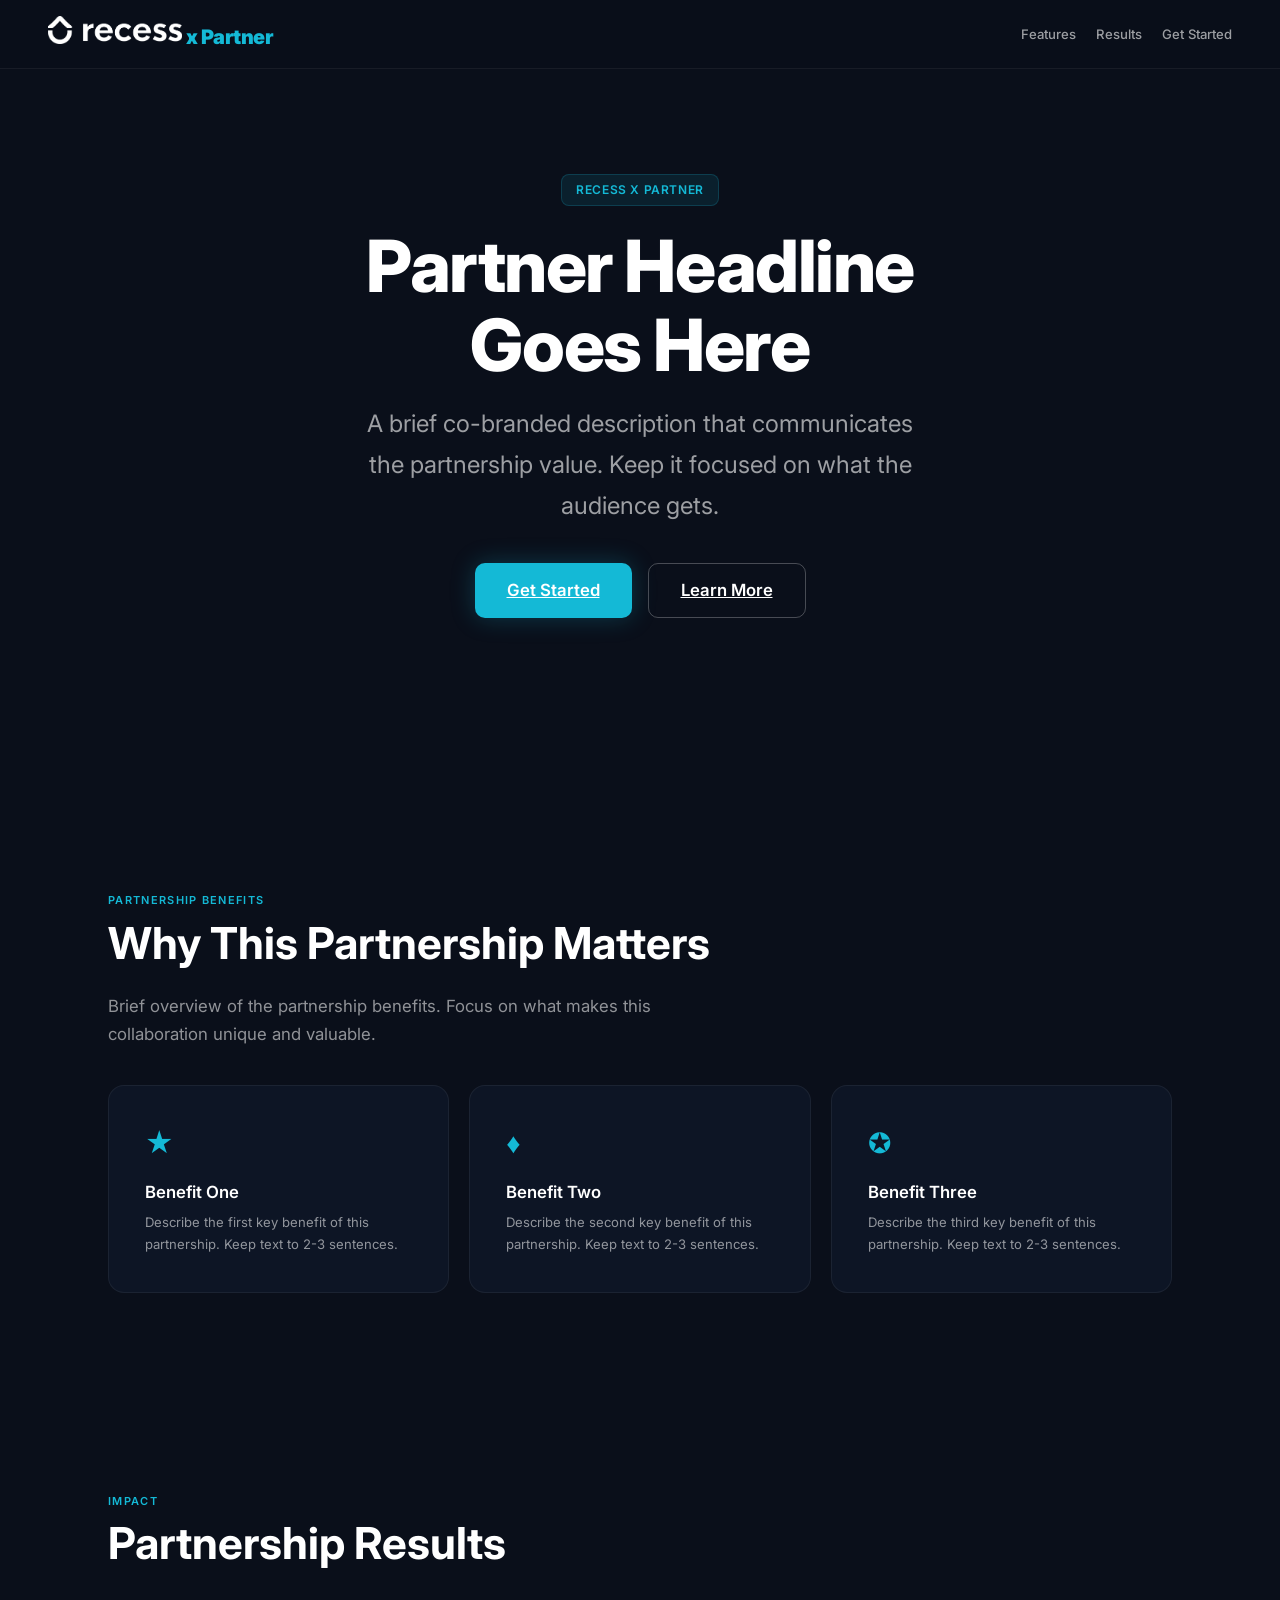
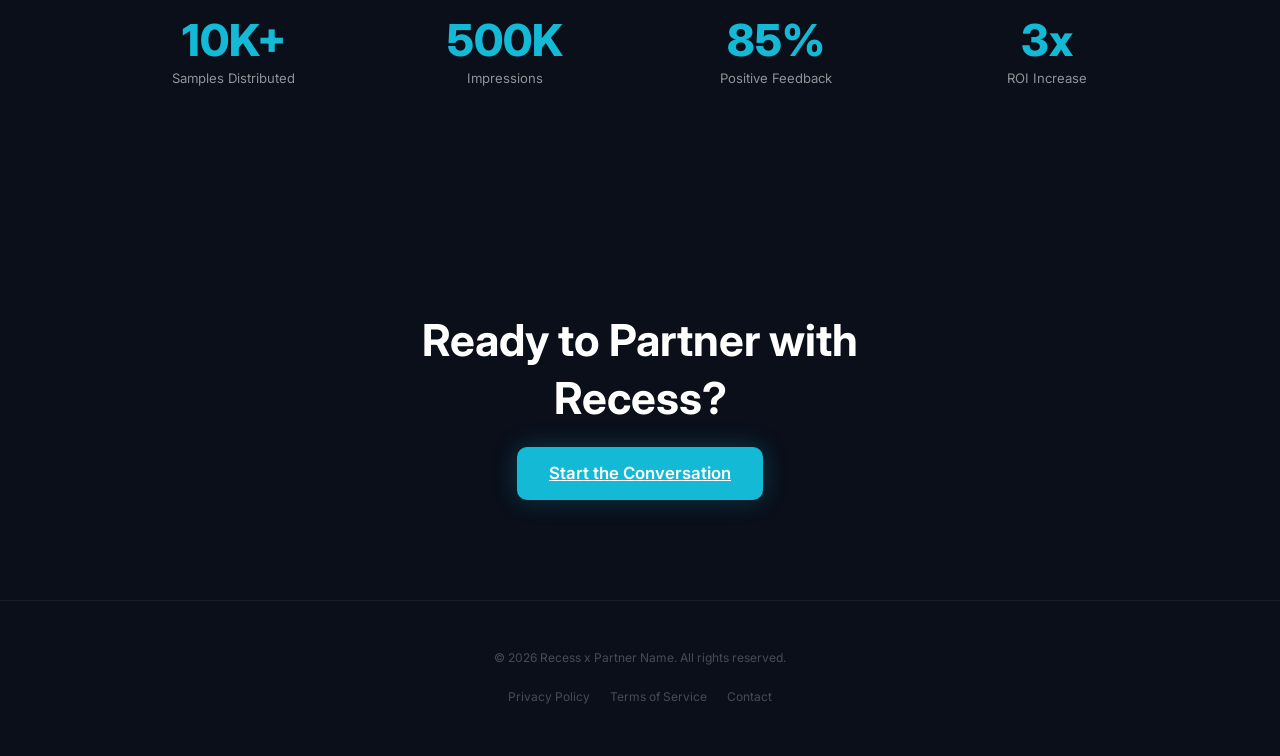
<file: assets/template-partner.html>
<!DOCTYPE html>
<html lang="en">
<head>
  <meta charset="UTF-8">
  <meta name="viewport" content="width=device-width, initial-scale=1.0">
  <!-- CUSTOMIZE: Partner name in title -->
  <title>Recess x Partner Name - Landing Page</title>
  <link rel="stylesheet" href="../brand/tokens.css">
  <!--
    ╔══════════════════════════════════════════════════════════════════════╗
    ║  RECESS PARTNER LANDING PAGE TEMPLATE                              ║
    ║                                                                    ║
    ║  HOW TO CUSTOMIZE THIS TEMPLATE:                                   ║
    ║                                                                    ║
    ║  1. PARTNER COLOR:                                                 ║
    ║     Search for "PARTNER COLOR" comments below.                     ║
    ║     Replace #14B9D6 (Recess aqua) with the partner's brand color.  ║
    ║     This affects: badges, section labels, stat values, card icons, ║
    ║     button backgrounds, and glow shadows.                          ║
    ║                                                                    ║
    ║  2. CONTENT:                                                       ║
    ║     Search for "CUSTOMIZE" comments to find all placeholder text.  ║
    ║     Replace with partner-specific content.                         ║
    ║                                                                    ║
    ║  3. IMAGES:                                                        ║
    ║     Add partner logo in the nav (replace text brand).              ║
    ║     Add product/lifestyle images to the hero or card sections.     ║
    ║                                                                    ║
    ║  4. THEME:                                                         ║
    ║     This template uses the DARK theme by default.                  ║
    ║     For a light theme, refer to template-light.html instead.       ║
    ╚══════════════════════════════════════════════════════════════════════╝
  -->
  <style>
    /* ==========================================================================
       RECESS Partner Landing Page Template
       Based on dark theme with customizable partner accent color.
       ========================================================================== */

    /* ── PARTNER COLOR: Change this one value to set the partner accent ── */
    :root {
      /* PARTNER COLOR: Replace #14B9D6 with partner accent color */
      --partner-accent: #14B9D6;
      --partner-accent-hover: #108DA3;

      /* PARTNER COLOR: Update glow shadows to match partner color
         Replace rgba(20, 185, 214, ...) with partner color at same opacities */
      --partner-glow: 0 0 24px rgba(20, 185, 214, 0.25);
      --partner-glow-hover: 0 0 32px rgba(20, 185, 214, 0.40);
      --partner-badge-bg: rgba(20, 185, 214, 0.10);
      --partner-badge-border: rgba(20, 185, 214, 0.20);
    }

    /* ── Page ────────────────────────────────────────────────────────── */
    body {
      margin: 0;
      background-color: var(--color-navy);
      color: var(--text-white-85);
    }

    /* ── Navigation — Glassmorphism ──────────────────────────────────── */
    .nav {
      position: fixed;
      top: 0;
      left: 0;
      right: 0;
      z-index: 1000;
      display: flex;
      align-items: center;
      justify-content: space-between;
      padding: 16px var(--spacing-section-x);
      background: var(--glass-bg-dark);
      backdrop-filter: var(--glass-blur);
      -webkit-backdrop-filter: var(--glass-blur);
      border-bottom: var(--border-subtle);
    }

    .nav__brand {
      font-size: 20px;
      font-weight: 900;
      letter-spacing: -0.5px;
      color: var(--text-white);
      text-decoration: none;
    }

    /* PARTNER COLOR: Optionally color the brand text with partner accent */
    .nav__brand span {
      color: var(--partner-accent);
    }

    .nav__links {
      display: flex;
      gap: var(--spacing-gap);
      list-style: none;
    }

    .nav__link {
      color: var(--text-white-60);
      text-decoration: none;
      font-size: var(--font-size-body-small);
      font-weight: var(--font-weight-medium);
      transition: color var(--transition-fast);
    }

    .nav__link:hover {
      color: var(--text-white);
    }

    /* ── Buttons — Partner colored ───────────────────────────────────── */
    .btn-primary {
      /* PARTNER COLOR: Replace background and shadow */
      background: var(--partner-accent);
      box-shadow: var(--partner-glow);
    }

    .btn-primary:hover {
      /* PARTNER COLOR: Replace hover background and shadow */
      background: var(--partner-accent-hover);
      box-shadow: var(--partner-glow-hover);
    }

    /* ── Hero ────────────────────────────────────────────────────────── */
    .hero {
      display: flex;
      flex-direction: column;
      align-items: center;
      justify-content: center;
      min-height: 88vh;
      padding: 0 var(--spacing-section-x);
      text-align: center;
    }

    .hero__badge {
      display: inline-flex;
      align-items: center;
      padding: 6px 14px;
      font-size: var(--font-size-caption);
      font-weight: var(--font-weight-semibold);
      letter-spacing: var(--letter-spacing-wide);
      text-transform: uppercase;
      border-radius: var(--radius-badge);
      /* PARTNER COLOR: Badge uses partner accent */
      background: var(--partner-badge-bg);
      color: var(--partner-accent);
      border: 1px solid var(--partner-badge-border);
      margin-bottom: var(--spacing-gap);
    }

    .hero__title {
      font-size: var(--font-size-hero);
      font-weight: var(--font-weight-extrabold);
      line-height: var(--line-height-tight);
      letter-spacing: var(--letter-spacing-tight);
      color: var(--text-white);
      max-width: var(--max-width-hero-text);
    }

    .hero__subtitle {
      font-size: var(--font-size-hero-sub);
      color: var(--text-white-60);
      line-height: var(--line-height-relaxed);
      max-width: 560px;
      margin-top: var(--spacing-gap);
    }

    .hero__actions {
      display: flex;
      gap: var(--spacing-gap-md);
      margin-top: 36px;
    }

    /* ── Sections ────────────────────────────────────────────────────── */
    .section {
      padding: var(--spacing-section-y) var(--spacing-section-x);
      max-width: var(--max-width-content);
      margin: 0 auto;
    }

    .section__label {
      font-size: var(--font-size-section-label);
      font-weight: var(--font-weight-semibold);
      letter-spacing: var(--letter-spacing-widest);
      text-transform: uppercase;
      /* PARTNER COLOR: Section labels use partner accent */
      color: var(--partner-accent);
      margin-bottom: var(--spacing-gap-sm);
    }

    .section__title {
      font-size: var(--font-size-section-title);
      font-weight: var(--font-weight-bold);
      line-height: var(--line-height-snug);
      color: var(--text-white);
      margin-bottom: var(--spacing-gap);
    }

    .section__description {
      font-size: var(--font-size-body);
      color: var(--text-white-55);
      line-height: var(--line-height-relaxed);
      max-width: 640px;
      margin-bottom: 36px;
    }

    /* ── Card Grid ───────────────────────────────────────────────────── */
    .card-grid {
      display: grid;
      grid-template-columns: repeat(auto-fit, minmax(300px, 1fr));
      gap: var(--spacing-gap);
    }

    .card {
      background: var(--color-navy-light);
      border: var(--border-subtle);
      border-radius: var(--radius-card);
      padding: var(--spacing-card-padding);
      transition: border-color var(--transition-base),
                  transform var(--transition-base),
                  box-shadow var(--transition-base);
    }

    .card:hover {
      border-color: rgba(255, 255, 255, 0.12);
      transform: var(--hover-lift);
      box-shadow: var(--shadow-card);
    }

    .card__icon {
      font-size: 28px;
      margin-bottom: var(--spacing-gap-md);
      /* PARTNER COLOR: Card icons use partner accent */
      color: var(--partner-accent);
    }

    .card__title {
      font-size: var(--font-size-body);
      font-weight: var(--font-weight-semibold);
      color: var(--text-white);
      margin-bottom: var(--spacing-gap-sm);
    }

    .card__text {
      font-size: var(--font-size-body-small);
      color: var(--text-white-55);
      line-height: var(--line-height-relaxed);
    }

    /* ── Stats ───────────────────────────────────────────────────────── */
    .stats-grid {
      display: grid;
      grid-template-columns: repeat(auto-fit, minmax(200px, 1fr));
      gap: var(--spacing-gap);
    }

    .stat {
      text-align: center;
      padding: 24px;
    }

    .stat__value {
      font-size: var(--font-size-section-title);
      font-weight: var(--font-weight-extrabold);
      /* PARTNER COLOR: Stat values use partner accent */
      color: var(--partner-accent);
      line-height: var(--line-height-tight);
    }

    .stat__label {
      font-size: var(--font-size-body-small);
      color: var(--text-white-55);
      margin-top: 4px;
    }

    /* ── CTA Section ─────────────────────────────────────────────────── */
    .cta-section {
      text-align: center;
      padding: var(--spacing-section-y) var(--spacing-section-x);
      max-width: var(--max-width-content);
      margin: 0 auto;
    }

    .cta-section .section__title {
      max-width: 600px;
      margin: 0 auto var(--spacing-gap);
    }

    /* ── Footer ──────────────────────────────────────────────────────── */
    .footer {
      padding: 48px var(--spacing-section-x);
      border-top: var(--border-subtle);
      text-align: center;
    }

    .footer__text {
      font-size: var(--font-size-caption);
      color: var(--text-white-25);
    }

    .footer__links {
      display: flex;
      justify-content: center;
      gap: var(--spacing-gap);
      margin-top: var(--spacing-gap-md);
      list-style: none;
    }

    .footer__link {
      font-size: var(--font-size-caption);
      color: var(--text-white-25);
      text-decoration: none;
      transition: color var(--transition-fast);
    }

    .footer__link:hover {
      color: var(--text-white-60);
    }

    /* ── Responsive ──────────────────────────────────────────────────── */
    @media (max-width: 900px) {
      .nav {
        padding: 12px var(--spacing-section-x-mobile);
      }

      .hero {
        min-height: 70vh;
        padding: 0 var(--spacing-section-x-mobile);
      }

      .hero__actions {
        flex-direction: column;
        align-items: center;
      }

      .section {
        padding: var(--spacing-section-y-mobile) var(--spacing-section-x-mobile);
      }

      .card-grid,
      .stats-grid {
        grid-template-columns: 1fr;
      }

      .cta-section {
        padding: var(--spacing-section-y-mobile) var(--spacing-section-x-mobile);
      }

      .footer {
        padding: 36px var(--spacing-section-x-mobile);
      }
    }
  </style>
</head>
<body>

  <!-- ══════════════════════════════════════════════════════════════════
       NAVIGATION — Glassmorphism dark nav
       ══════════════════════════════════════════════════════════════════ -->
  <nav class="nav">
    <!-- CUSTOMIZE: Partner name / logo
         Replace with partner logo: <img src="partner-logo.svg" style="height: 28px;" alt="Partner"> -->
    <a href="#" class="nav__brand"><img src="../brand/logo-full-white.png" alt="Recess" style="height: 28px;"> <span>x Partner</span></a>
    <ul class="nav__links">
      <!-- CUSTOMIZE: Navigation links -->
      <li><a class="nav__link" href="#features">Features</a></li>
      <li><a class="nav__link" href="#stats">Results</a></li>
      <li><a class="nav__link" href="#cta">Get Started</a></li>
    </ul>
  </nav>

  <!-- ══════════════════════════════════════════════════════════════════
       HERO — 88vh centered content
       ══════════════════════════════════════════════════════════════════ -->
  <section class="hero">
    <!-- CUSTOMIZE: Badge text (e.g., "Recess x Partner Name") -->
    <div class="hero__badge">Recess x Partner</div>

    <!-- CUSTOMIZE: Headline (partner-specific value prop) -->
    <h1 class="hero__title">Partner Headline Goes Here</h1>

    <!-- CUSTOMIZE: Subheadline -->
    <p class="hero__subtitle">A brief co-branded description that communicates the partnership value. Keep it focused on what the audience gets.</p>

    <div class="hero__actions">
      <!-- CUSTOMIZE: Button text and links -->
      <a href="#cta" class="btn-primary">Get Started</a>
      <a href="#features" class="btn-ghost">Learn More</a>
    </div>
  </section>

  <!-- ══════════════════════════════════════════════════════════════════
       FEATURES — Card grid section
       ══════════════════════════════════════════════════════════════════ -->
  <section class="section" id="features">
    <!-- CUSTOMIZE: Section label -->
    <div class="section__label">Partnership Benefits</div>

    <!-- CUSTOMIZE: Section title -->
    <h2 class="section__title">Why This Partnership Matters</h2>

    <!-- CUSTOMIZE: Section description -->
    <p class="section__description">Brief overview of the partnership benefits. Focus on what makes this collaboration unique and valuable.</p>

    <div class="card-grid">
      <!-- CUSTOMIZE: Card content (duplicate/remove cards as needed) -->
      <div class="card">
        <div class="card__icon">&#9733;</div>
        <h3 class="card__title">Benefit One</h3>
        <p class="card__text">Describe the first key benefit of this partnership. Keep text to 2-3 sentences.</p>
      </div>

      <div class="card">
        <div class="card__icon">&#9830;</div>
        <h3 class="card__title">Benefit Two</h3>
        <p class="card__text">Describe the second key benefit of this partnership. Keep text to 2-3 sentences.</p>
      </div>

      <div class="card">
        <div class="card__icon">&#10026;</div>
        <h3 class="card__title">Benefit Three</h3>
        <p class="card__text">Describe the third key benefit of this partnership. Keep text to 2-3 sentences.</p>
      </div>
    </div>
  </section>

  <!-- ══════════════════════════════════════════════════════════════════
       STATS — Key metrics
       ══════════════════════════════════════════════════════════════════ -->
  <section class="section" id="stats">
    <div class="section__label">Impact</div>
    <h2 class="section__title">Partnership Results</h2>

    <div class="stats-grid">
      <!-- CUSTOMIZE: Stat values and labels -->
      <div class="stat">
        <div class="stat__value">10K+</div>
        <div class="stat__label">Samples Distributed</div>
      </div>
      <div class="stat">
        <div class="stat__value">500K</div>
        <div class="stat__label">Impressions</div>
      </div>
      <div class="stat">
        <div class="stat__value">85%</div>
        <div class="stat__label">Positive Feedback</div>
      </div>
      <div class="stat">
        <div class="stat__value">3x</div>
        <div class="stat__label">ROI Increase</div>
      </div>
    </div>
  </section>

  <!-- ══════════════════════════════════════════════════════════════════
       CTA — Call to action
       ══════════════════════════════════════════════════════════════════ -->
  <section class="cta-section" id="cta">
    <!-- CUSTOMIZE: CTA headline -->
    <h2 class="section__title">Ready to Partner with Recess?</h2>

    <!-- CUSTOMIZE: CTA button text and link -->
    <a href="#" class="btn-primary">Start the Conversation</a>
  </section>

  <!-- ══════════════════════════════════════════════════════════════════
       FOOTER
       ══════════════════════════════════════════════════════════════════ -->
  <footer class="footer">
    <!-- CUSTOMIZE: Copyright (include both brand names) -->
    <p class="footer__text">&copy; 2026 Recess x Partner Name. All rights reserved.</p>
    <ul class="footer__links">
      <li><a class="footer__link" href="#">Privacy Policy</a></li>
      <li><a class="footer__link" href="#">Terms of Service</a></li>
      <li><a class="footer__link" href="#">Contact</a></li>
    </ul>
  </footer>

</body>
</html>
</file>
<file: brand/tokens.css>
/* ==========================================================================
   RECESS Design System - Brand Tokens v5.6.0
   Foundation CSS custom properties for all Recess web properties.
   Sources: Brand Book (2018), recess.is, Kraft Heinz landing page
   ========================================================================== */

/* Google Fonts — Inter 400–900 */
@import url('https://fonts.googleapis.com/css2?family=Inter:wght@400;500;600;700;800;900&display=swap');

/* --------------------------------------------------------------------------
   Custom Properties
   -------------------------------------------------------------------------- */
:root {

  /* ── Primary Colors ───────────────────────────────────────────────────── */
  --color-aqua:           #14B9D6;
  --color-sea-green:      #108DA3;
  --color-forest:         #1FBBA6;
  --color-burnt-orange:   #F27935;
  --color-orange:         #ff8900;

  /* ── Dark Palette ─────────────────────────────────────────────────────── */
  --color-navy:           #0a0f1a;
  --color-navy-light:     #0d1525;
  --color-navy-deep:      #060b15;
  --color-navy-muted:     #111827;

  /* ── Grey Scale ───────────────────────────────────────────────────────── */
  --color-grey-50:        #F9FAFB;
  --color-grey-200:       #DBE1E8;
  --color-grey-500:       #5F6E81;
  --color-grey-800:       #323A45;

  /* ── Semantic Colors ──────────────────────────────────────────────────── */
  --color-primary:        var(--color-aqua);
  --color-primary-hover:  var(--color-sea-green);
  --color-secondary:      var(--color-orange);
  --color-accent-green:   #34d399;
  --color-accent-gold:    #fbbf24;

  /* ── Text — Dark Theme ────────────────────────────────────────────────── */
  --text-white:           rgba(255, 255, 255, 1);
  --text-white-85:        rgba(255, 255, 255, 0.85);
  --text-white-60:        rgba(255, 255, 255, 0.60);
  --text-white-55:        rgba(255, 255, 255, 0.55);
  --text-white-25:        rgba(255, 255, 255, 0.25);
  --text-white-15:        rgba(255, 255, 255, 0.15);

  /* ── Text — Light Theme ───────────────────────────────────────────────── */
  --text-black:           #000000;
  --text-body:            #767676;
  --text-placeholder:     #ababab;

  /* ── Typography ───────────────────────────────────────────────────────── */
  --font-family:          'Inter', -apple-system, BlinkMacSystemFont, 'Segoe UI', Roboto, sans-serif;
  --font-weight-regular:  400;
  --font-weight-medium:   500;
  --font-weight-semibold: 600;
  --font-weight-bold:     700;
  --font-weight-extrabold:800;
  --font-weight-black:    900;

  /* Fluid type scale — clamp(min, preferred, max) */
  --font-size-hero:          clamp(2.5rem, 5vw + 1rem, 4.5rem);
  --font-size-hero-sub:      clamp(1.125rem, 1.5vw + 0.5rem, 1.5rem);
  --font-size-section-title: clamp(1.75rem, 3vw + 0.5rem, 2.75rem);
  --font-size-section-label: clamp(0.6875rem, 0.8vw, 0.8125rem);
  --font-size-body:          clamp(0.9375rem, 1vw + 0.25rem, 1.0625rem);
  --font-size-body-small:    clamp(0.8125rem, 0.9vw + 0.1rem, 0.9375rem);
  --font-size-caption:       0.75rem;
  --font-size-micro:         0.625rem;

  /* Line heights */
  --line-height-tight:    1.1;
  --line-height-snug:     1.3;
  --line-height-normal:   1.5;
  --line-height-relaxed:  1.7;

  /* Letter spacing */
  --letter-spacing-tight:   -0.02em;
  --letter-spacing-normal:   0;
  --letter-spacing-wide:     0.05em;
  --letter-spacing-widest:   0.12em;

  /* ── Spacing ──────────────────────────────────────────────────────────── */
  --spacing-section-y:         100px;
  --spacing-section-y-mobile:  60px;
  --spacing-section-x:         48px;
  --spacing-section-x-mobile:  24px;
  --spacing-card-padding:      36px;
  --spacing-card-padding-lg:   52px;
  --spacing-card-padding-sm:   28px;
  --spacing-gap:               20px;
  --spacing-gap-md:            16px;
  --spacing-gap-sm:            6px;

  /* ── Max Widths ───────────────────────────────────────────────────────── */
  --max-width-content:    1160px;
  --max-width-hero-text:  680px;

  /* ── Border Radius ────────────────────────────────────────────────────── */
  --radius-card:          16px;
  --radius-button:        10px;
  --radius-badge:         8px;
  --radius-pill:          100px;
  --radius-standard:      0.375rem;
  --radius-input:         0.5rem;

  /* ── Borders ──────────────────────────────────────────────────────────── */
  --border-subtle:        1px solid rgba(255, 255, 255, 0.06);
  --border-light:         1px solid rgba(255, 255, 255, 0.10);
  --border-hover:         1px solid rgba(255, 255, 255, 0.15);
  --border-input:         1px solid var(--color-grey-200);

  /* ── Shadows ──────────────────────────────────────────────────────────── */
  --shadow-cta-glow:       0 0 24px rgba(20, 185, 214, 0.25);
  --shadow-cta-glow-hover: 0 0 32px rgba(20, 185, 214, 0.40);
  --shadow-card:           0 4px 24px rgba(0, 0, 0, 0.08);

  /* ── Transitions ──────────────────────────────────────────────────────── */
  --transition-fast:      0.2s ease;
  --transition-base:      0.3s ease;
  --transition-slow:      0.4s ease;
  --transition-button:    200ms ease;

  /* ── Hover Transforms ─────────────────────────────────────────────────── */
  --hover-lift:           translateY(-3px);
  --hover-lift-large:     translateY(-4px);
  --hover-scale:          scale(1.04);

  /* ── Glassmorphism ────────────────────────────────────────────────────── */
  --glass-blur:           blur(12px);
  --glass-bg-dark:        rgba(10, 15, 26, 0.75);
  --glass-bg-light:       rgba(255, 255, 255, 0.80);

  /* ── Animations ───────────────────────────────────────────────────────── */
  --animation-marquee:    30s;
  --animation-scroll:     50s;

  /* ── Photography Overlays ─────────────────────────────────────────────── */
  --overlay-aqua:         rgba(20, 185, 214, 0.20);
  --overlay-grey:         rgba(0, 0, 0, 0.50);
}

/* ==========================================================================
   Base Reset
   ========================================================================== */
*,
*::before,
*::after {
  margin: 0;
  padding: 0;
  box-sizing: border-box;
}

body {
  font-family: var(--font-family);
  font-weight: var(--font-weight-regular);
  font-size: var(--font-size-body);
  line-height: var(--line-height-normal);
  -webkit-font-smoothing: antialiased;
  -moz-osx-font-smoothing: grayscale;
}

/* ==========================================================================
   Typography Utilities
   ========================================================================== */
.text-hero {
  font-size: var(--font-size-hero);
  font-weight: var(--font-weight-extrabold);
  line-height: var(--line-height-tight);
  letter-spacing: var(--letter-spacing-tight);
}

.text-section-title {
  font-size: var(--font-size-section-title);
  font-weight: var(--font-weight-bold);
  line-height: var(--line-height-snug);
  letter-spacing: var(--letter-spacing-tight);
}

.text-section-label {
  font-size: var(--font-size-section-label);
  font-weight: var(--font-weight-semibold);
  line-height: var(--line-height-normal);
  letter-spacing: var(--letter-spacing-widest);
  text-transform: uppercase;
}

.text-body {
  font-size: var(--font-size-body);
  font-weight: var(--font-weight-regular);
  line-height: var(--line-height-relaxed);
  letter-spacing: var(--letter-spacing-normal);
}

/* ==========================================================================
   Button Styles
   ========================================================================== */
.btn-primary {
  display: inline-flex;
  align-items: center;
  justify-content: center;
  padding: 14px 32px;
  font-family: var(--font-family);
  font-size: var(--font-size-body);
  font-weight: var(--font-weight-semibold);
  color: var(--text-white);
  background: var(--color-primary);
  border: none;
  border-radius: var(--radius-button);
  cursor: pointer;
  transition: background var(--transition-button),
              box-shadow var(--transition-button),
              transform var(--transition-button);
  box-shadow: var(--shadow-cta-glow);
}

.btn-primary:hover {
  background: var(--color-primary-hover);
  box-shadow: var(--shadow-cta-glow-hover);
  transform: var(--hover-lift);
}

.btn-ghost {
  display: inline-flex;
  align-items: center;
  justify-content: center;
  padding: 14px 32px;
  font-family: var(--font-family);
  font-size: var(--font-size-body);
  font-weight: var(--font-weight-semibold);
  color: var(--text-white);
  background: transparent;
  border: 1px solid rgba(255, 255, 255, 0.25);
  border-radius: var(--radius-button);
  cursor: pointer;
  transition: border-color var(--transition-button),
              background var(--transition-button),
              transform var(--transition-button);
}

.btn-ghost:hover {
  border-color: rgba(255, 255, 255, 0.50);
  background: rgba(255, 255, 255, 0.05);
  transform: var(--hover-lift);
}

/* ==========================================================================
   Card Styles
   ========================================================================== */
.card {
  background: var(--color-navy-light);
  border: var(--border-subtle);
  border-radius: var(--radius-card);
  padding: var(--spacing-card-padding);
  transition: border-color var(--transition-base),
              transform var(--transition-base),
              box-shadow var(--transition-base);
}

.card:hover {
  border-color: rgba(255, 255, 255, 0.12);
  transform: var(--hover-lift);
  box-shadow: var(--shadow-card);
}

/* ==========================================================================
   Badge Styles
   ========================================================================== */
.badge {
  display: inline-flex;
  align-items: center;
  padding: 6px 14px;
  font-size: var(--font-size-caption);
  font-weight: var(--font-weight-semibold);
  letter-spacing: var(--letter-spacing-wide);
  text-transform: uppercase;
  border-radius: var(--radius-badge);
  background: rgba(20, 185, 214, 0.10);
  color: var(--color-aqua);
  border: 1px solid rgba(20, 185, 214, 0.20);
}

/* ==========================================================================
   Responsive — Mobile
   ========================================================================== */
@media (max-width: 900px) {
  :root {
    --spacing-section-y:  var(--spacing-section-y-mobile);
    --spacing-section-x:  var(--spacing-section-x-mobile);
    --spacing-card-padding: var(--spacing-card-padding-sm);
  }
}
</file>
